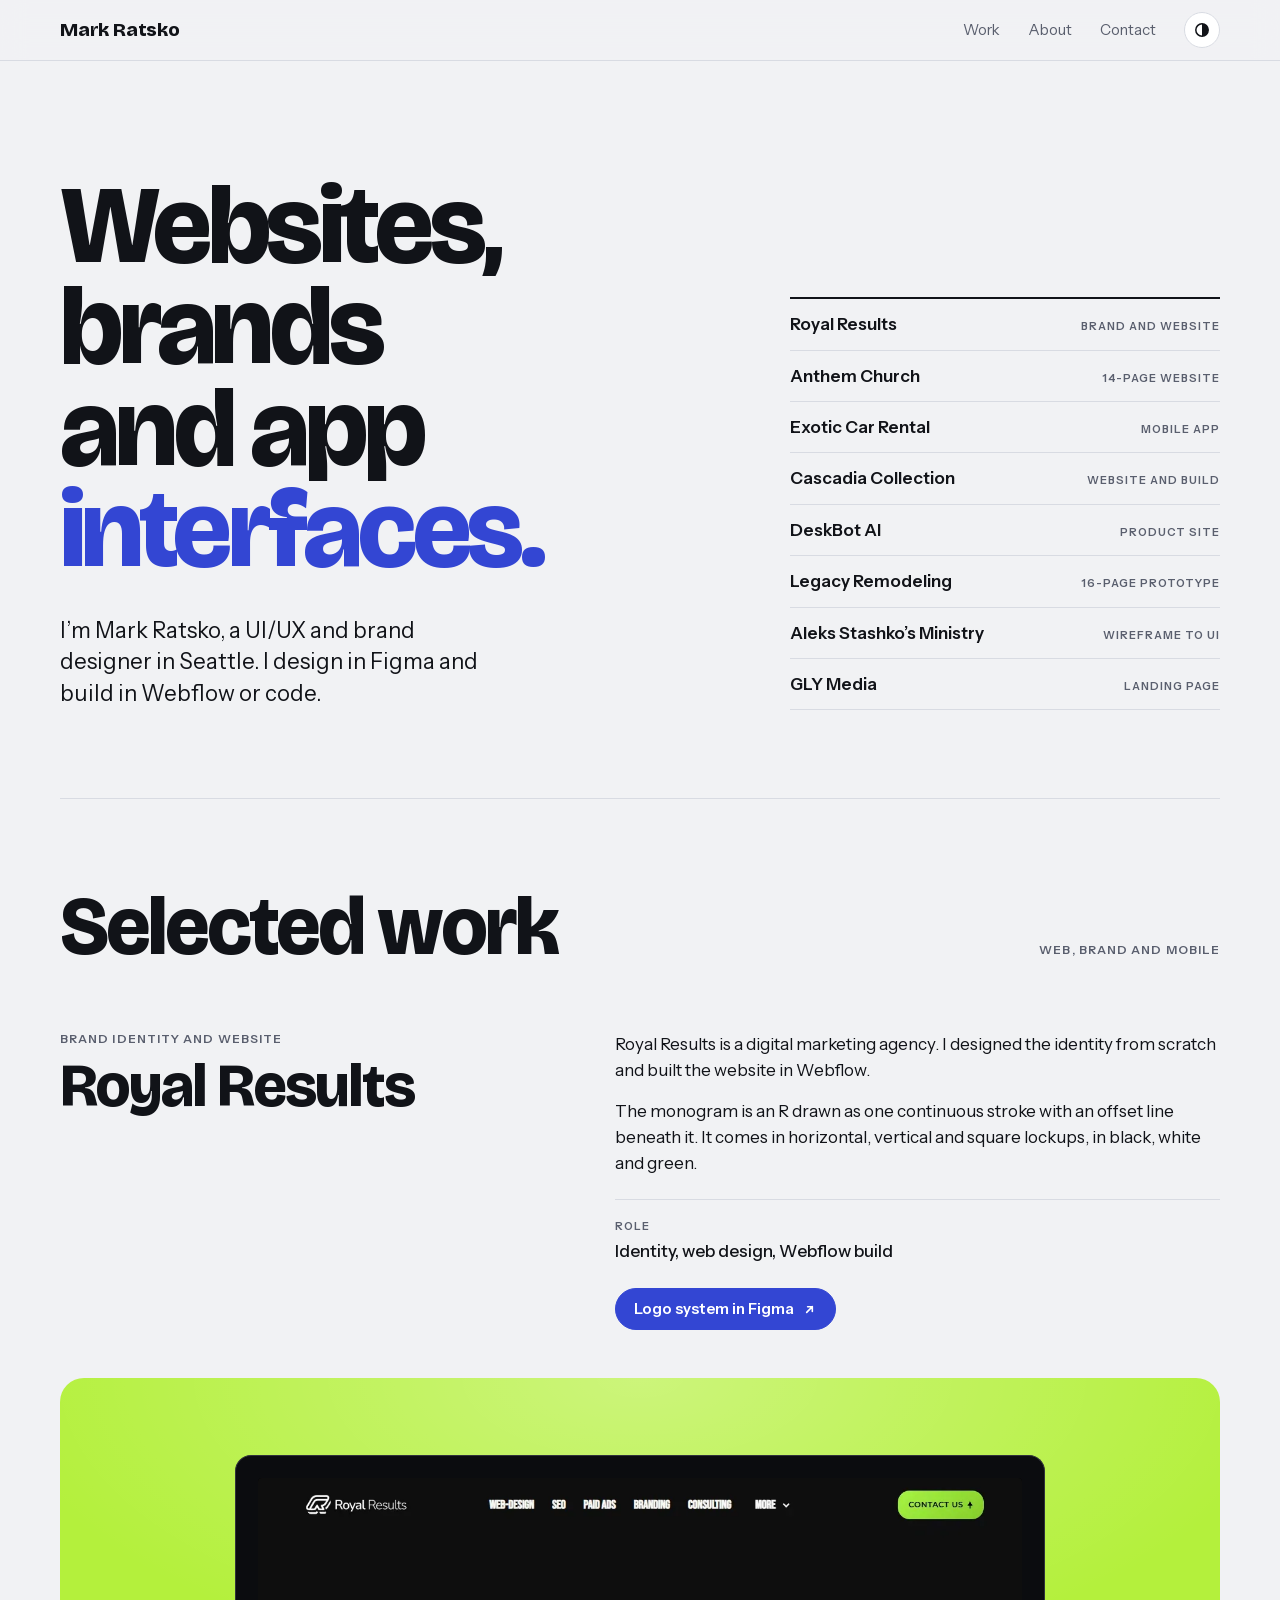
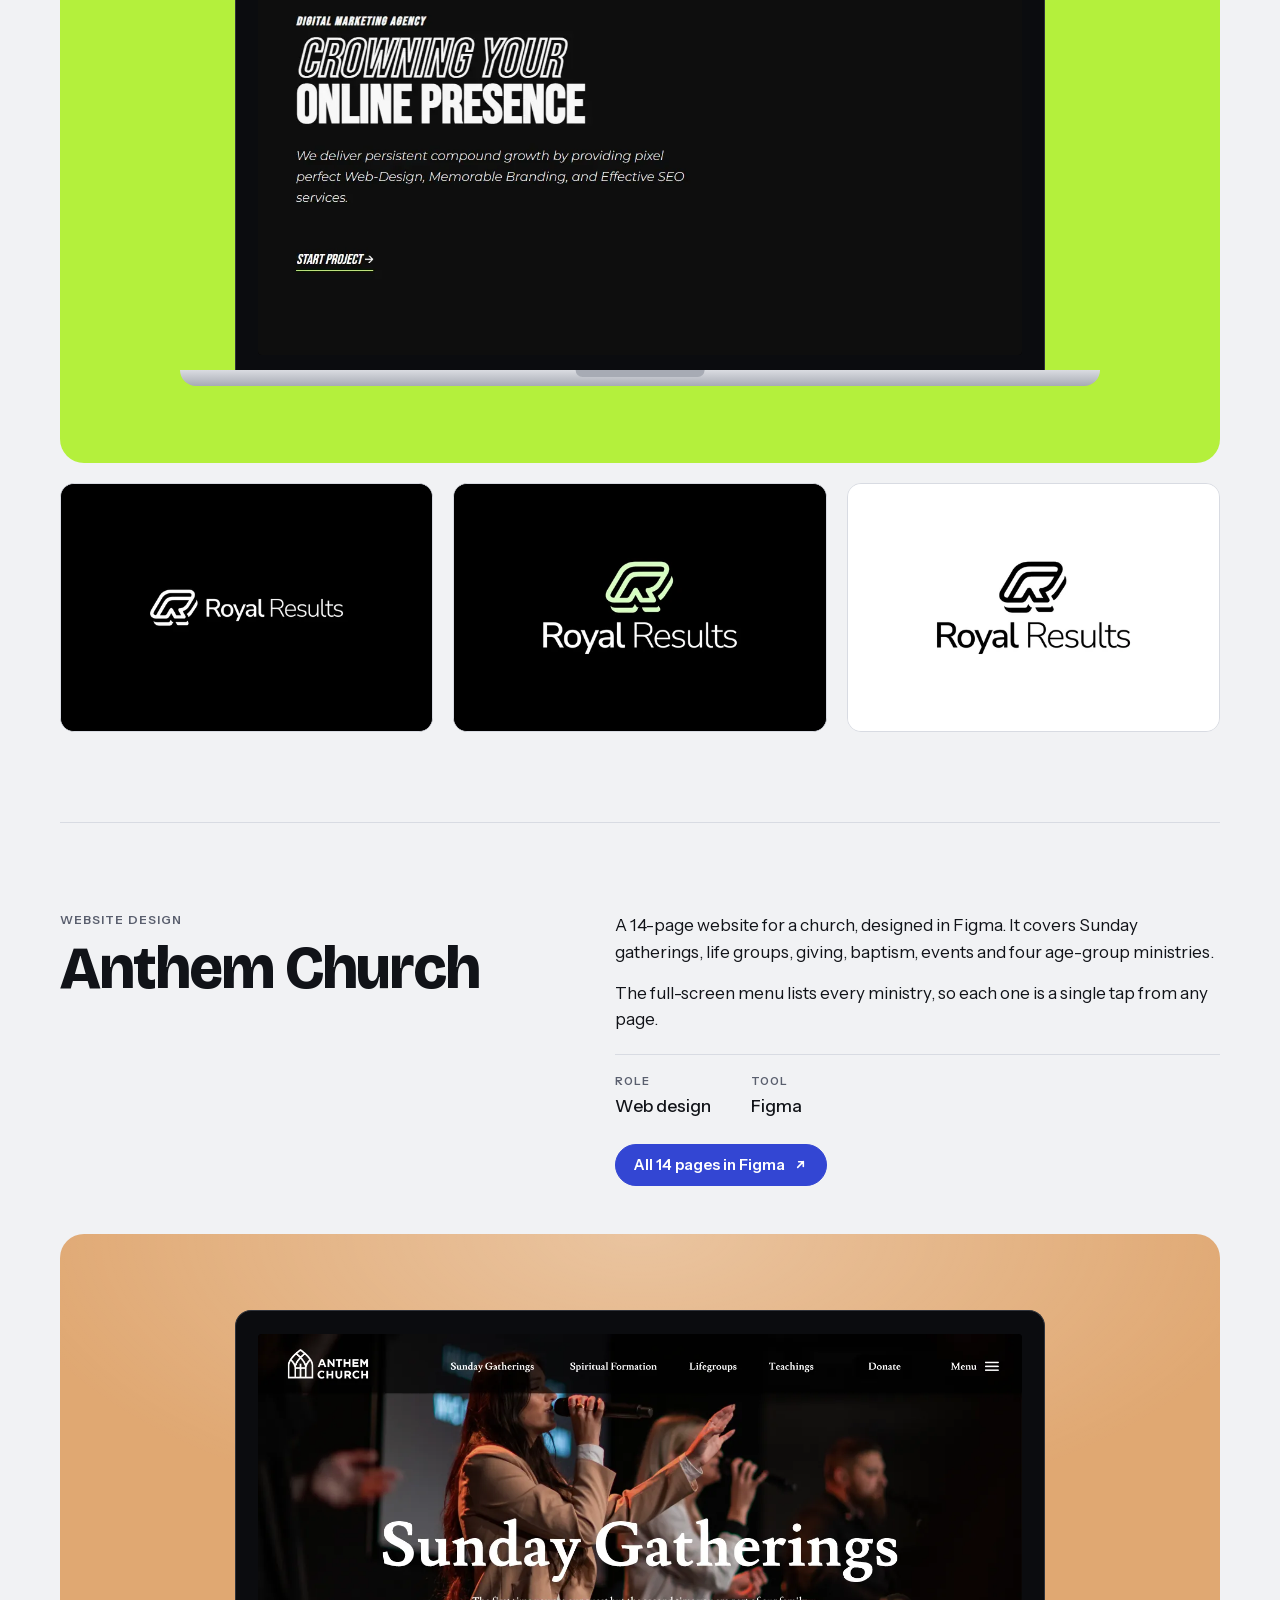
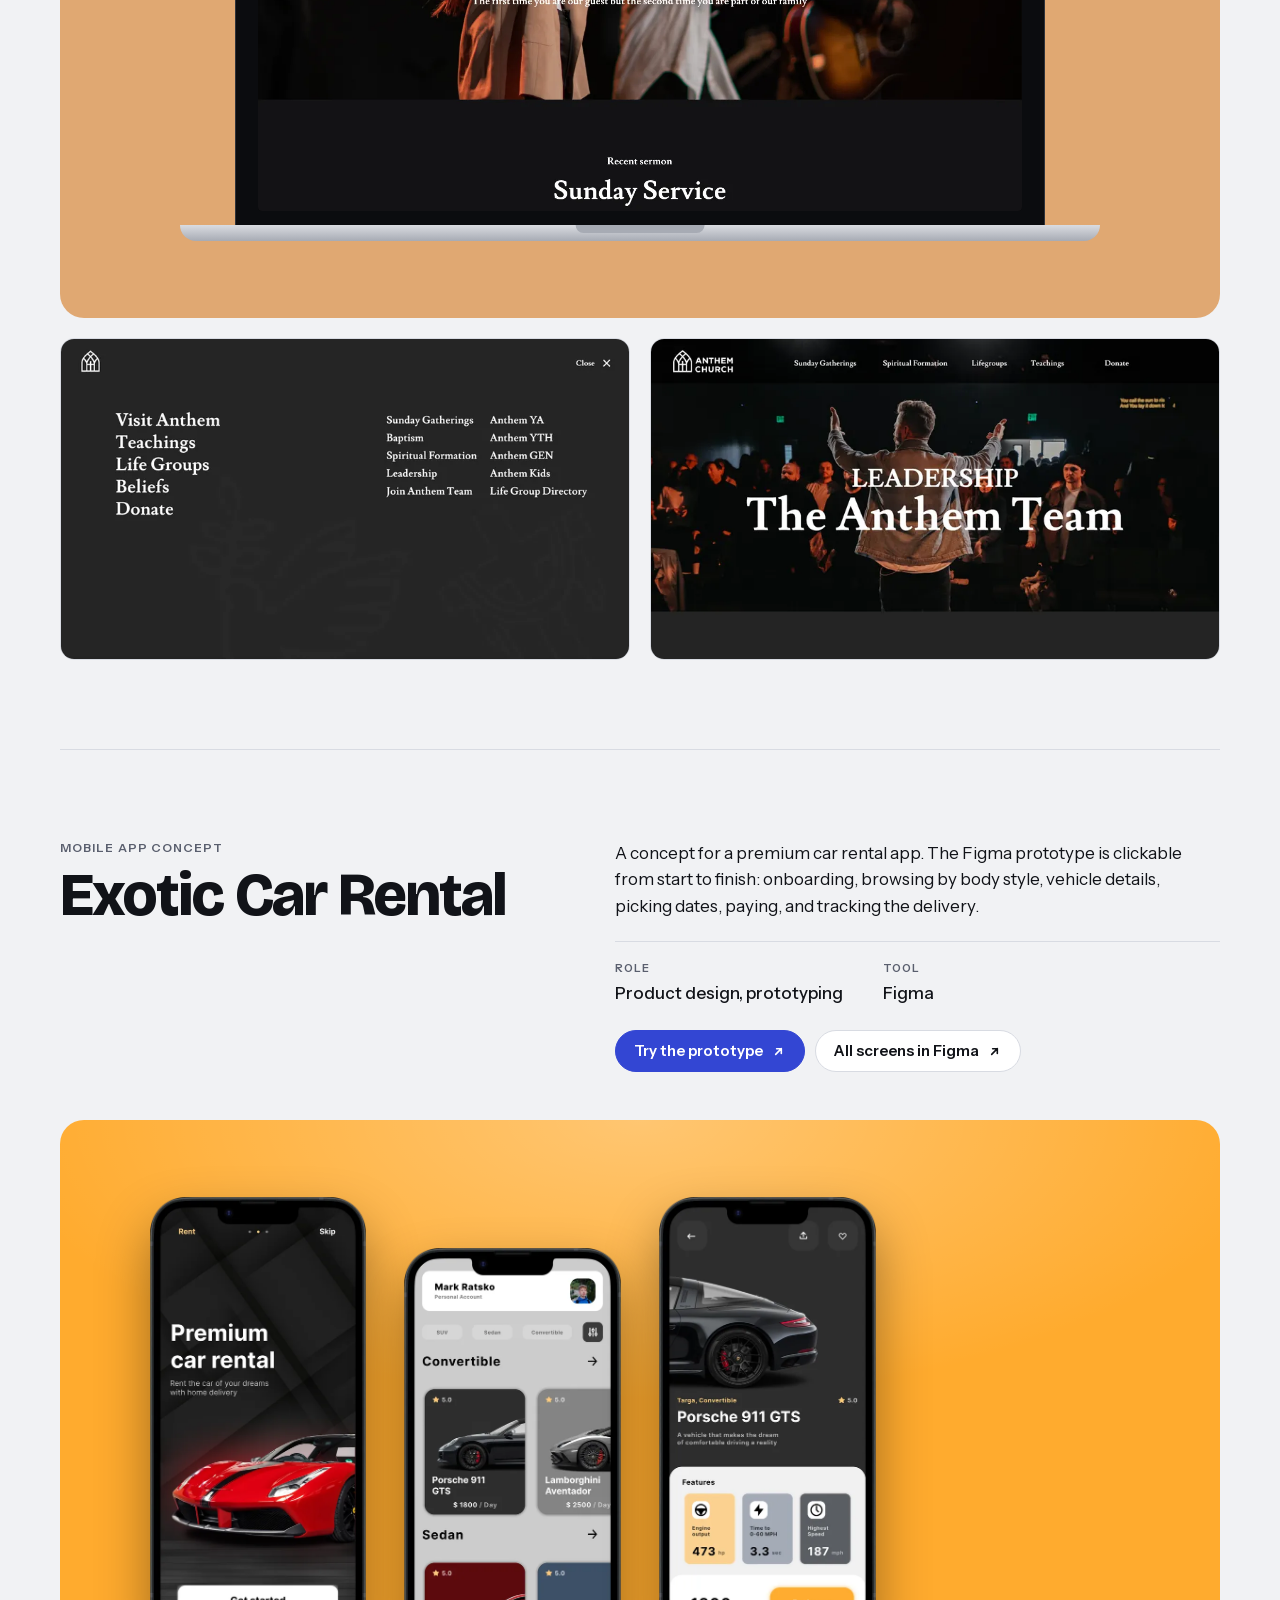
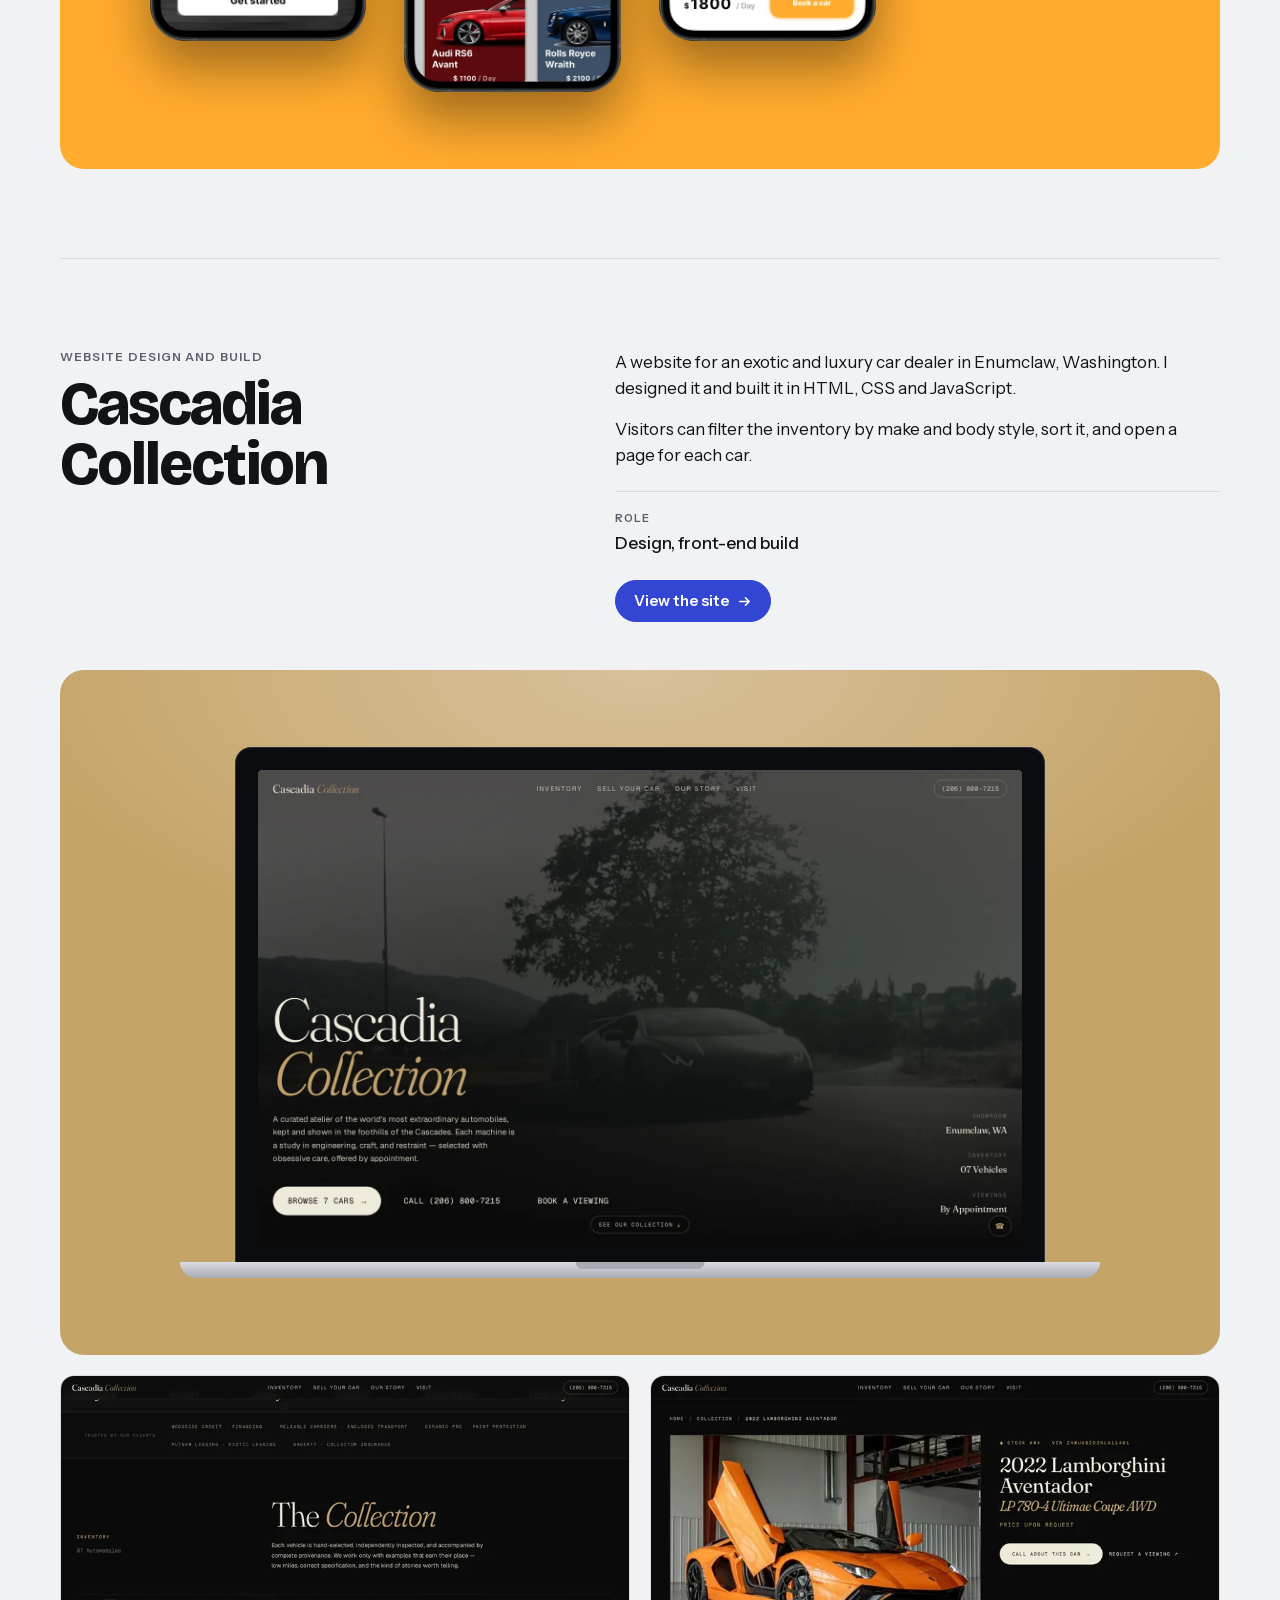
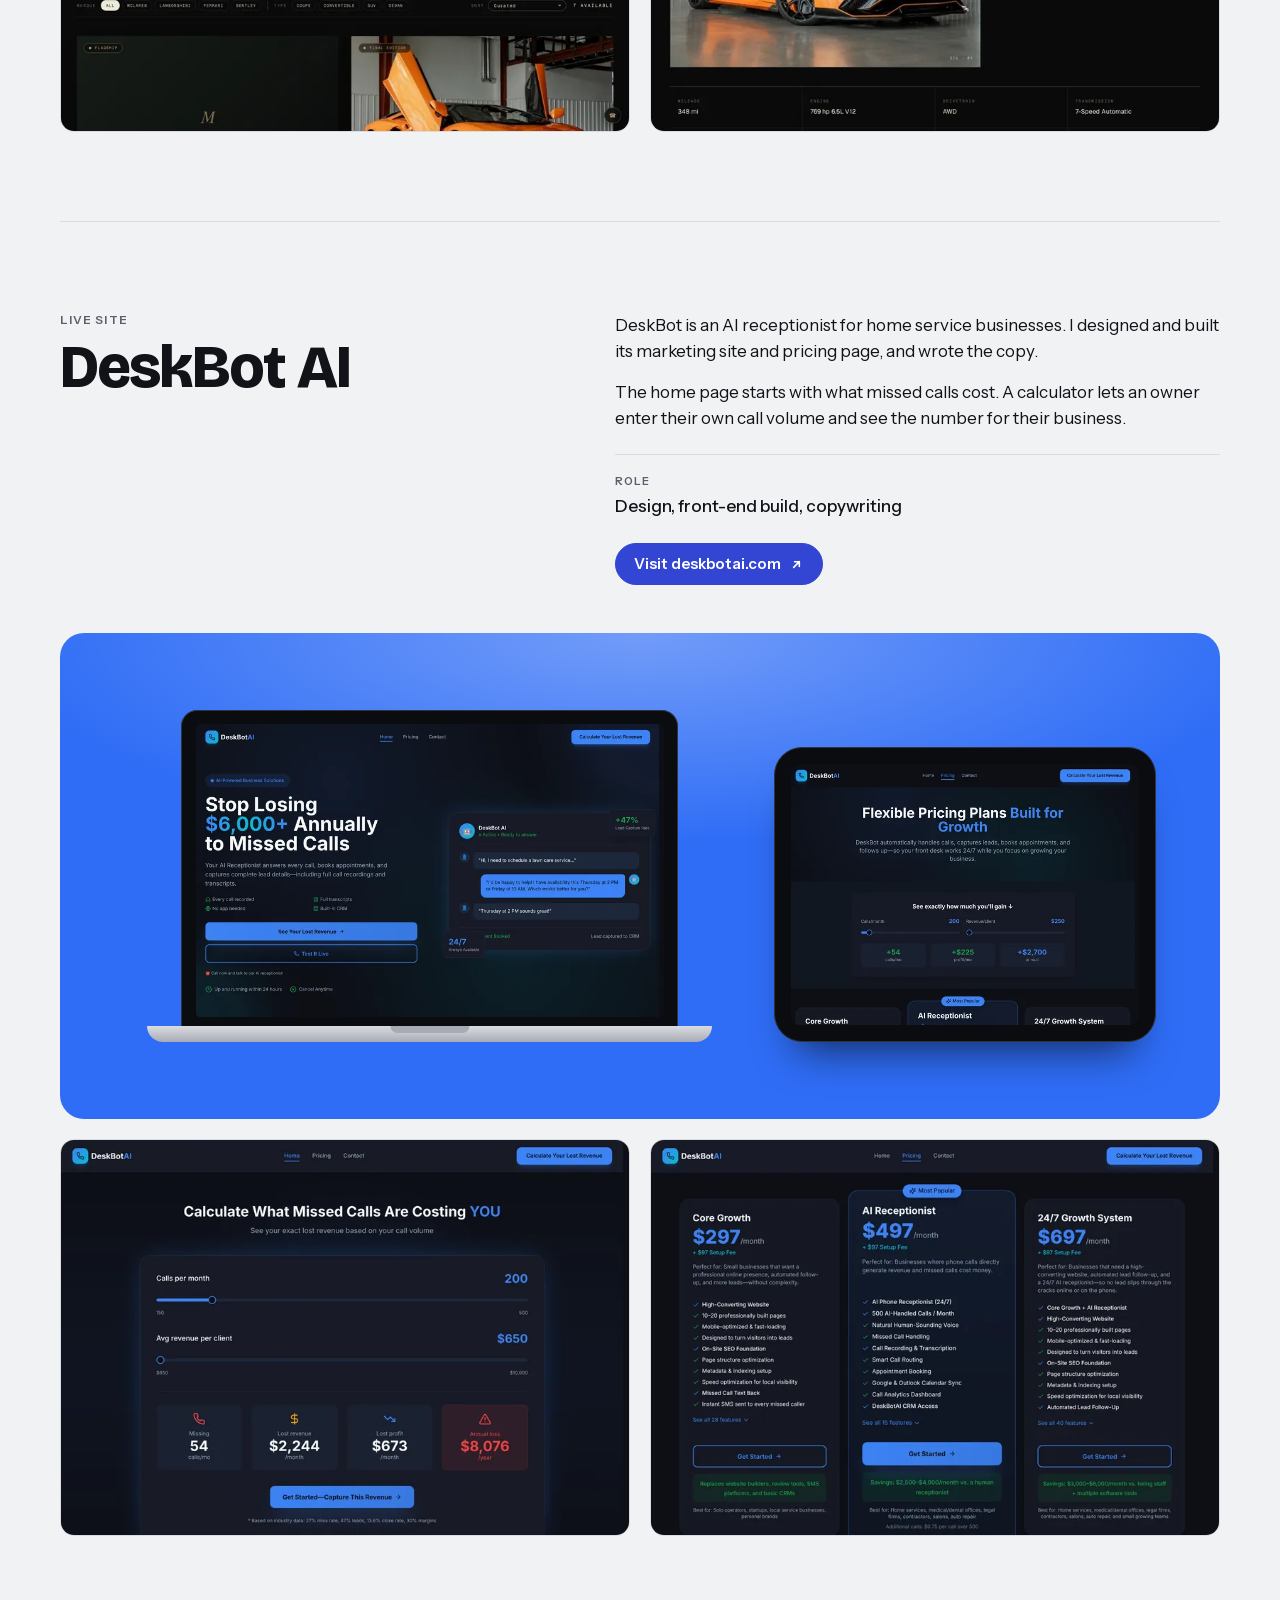
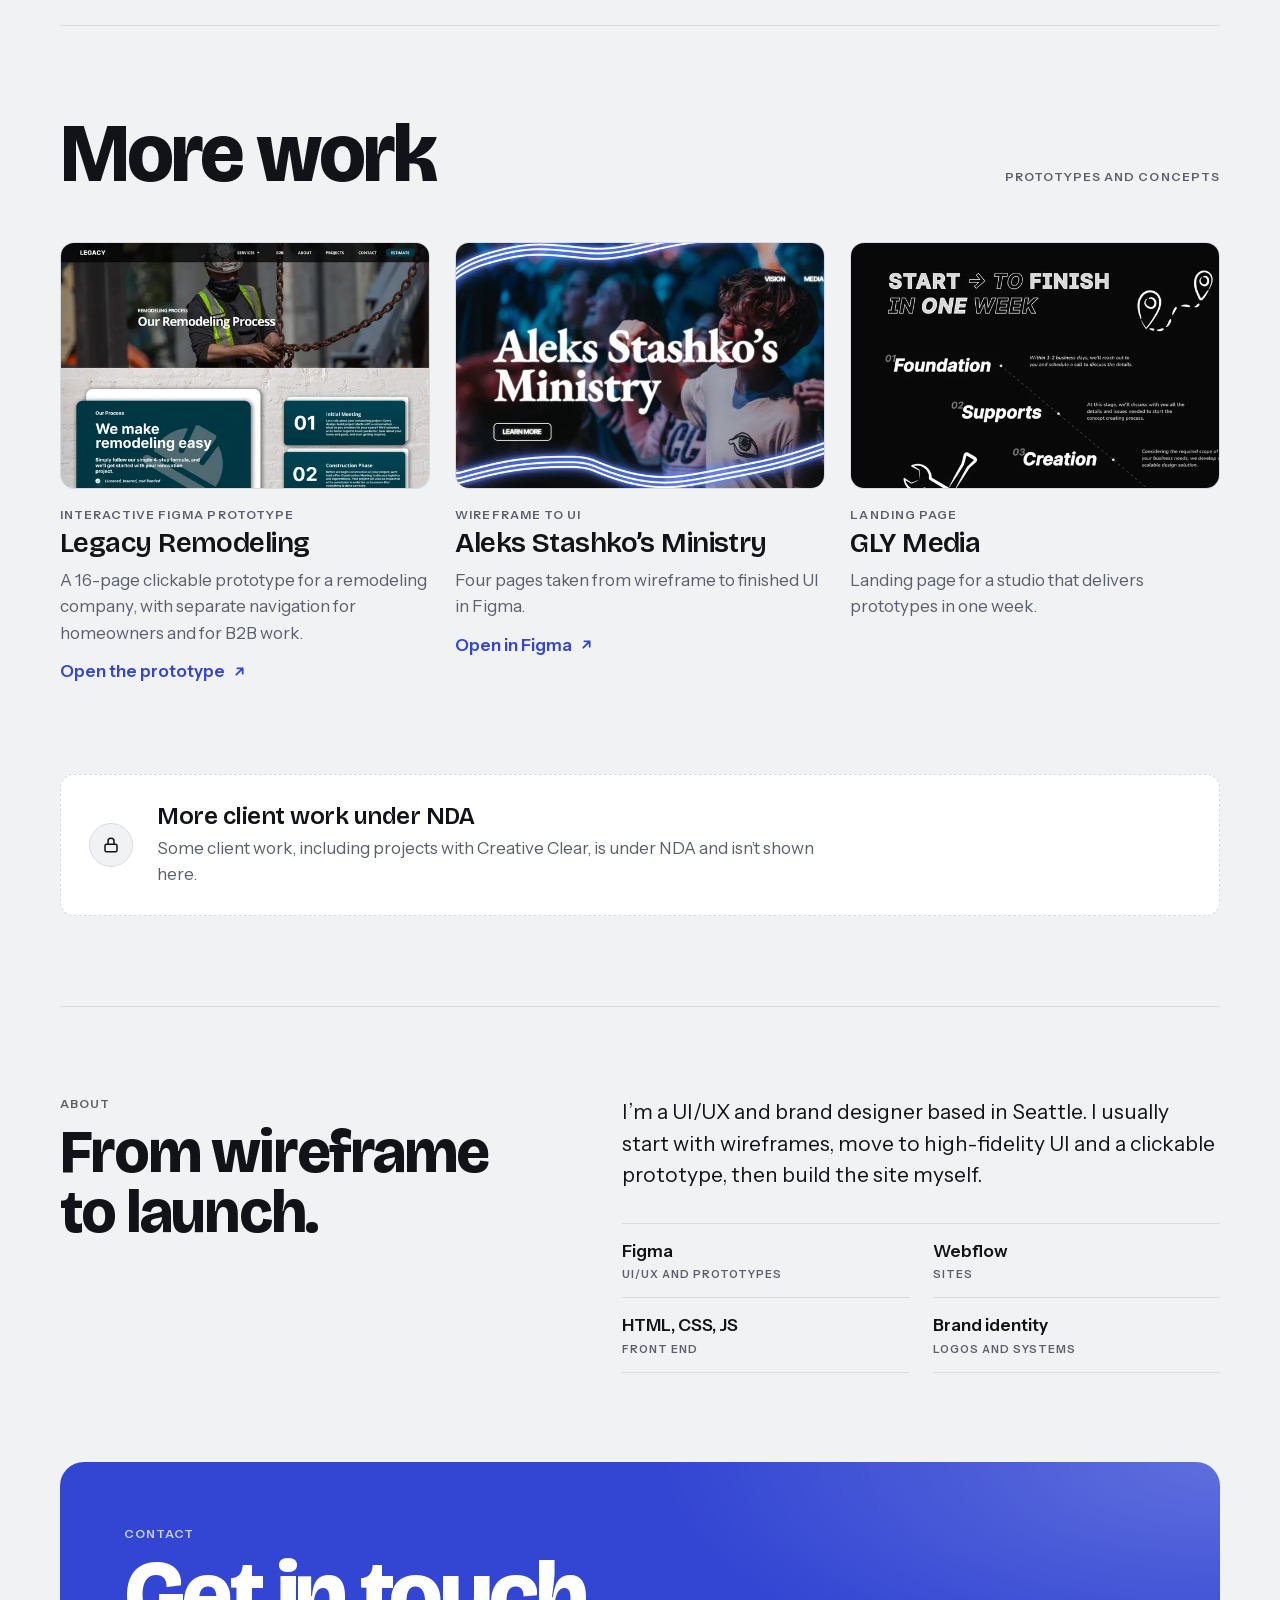
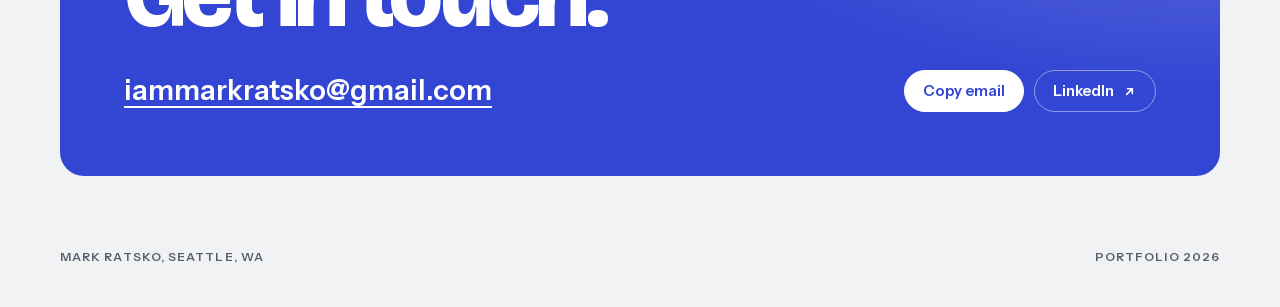
<file: index.html>
<!doctype html>
<html lang="en">
<head>
<meta charset="utf-8">
<meta name="viewport" content="width=device-width, initial-scale=1">
<title>Mark Ratsko | UI/UX and brand designer</title>
<meta name="description" content="Portfolio of Mark Ratsko, a UI/UX and brand designer in Seattle. Websites, brand identities and app design.">
<meta name="robots" content="noindex">
<meta name="color-scheme" content="light dark">

<meta property="og:type" content="website">
<meta property="og:title" content="Mark Ratsko | UI/UX and brand designer">
<meta property="og:description" content="Websites, brand identities and app design from Seattle.">
<meta property="og:url" content="https://markiscool2.github.io/">
<meta property="og:image" content="https://markiscool2.github.io/og.png">
<meta property="og:image:width" content="1200">
<meta property="og:image:height" content="630">
<meta name="twitter:card" content="summary_large_image">

<link rel="icon" href="favicon.svg" type="image/svg+xml">
<link rel="icon" href="favicon-32.png" sizes="32x32" type="image/png">
<link rel="apple-touch-icon" href="apple-touch-icon.png">
<link rel="preload" href="fonts/bricolage-grotesque.woff2" as="font" type="font/woff2" crossorigin>
<link rel="preload" href="fonts/instrument-sans.woff2" as="font" type="font/woff2" crossorigin>
<link rel="stylesheet" href="css/site.css">
<script>
  (function () {
    var root = document.documentElement;
    try { var t = localStorage.getItem('theme'); if (t === 'light' || t === 'dark') root.setAttribute('data-theme', t); } catch (e) {}
    if ('IntersectionObserver' in window && !matchMedia('(prefers-reduced-motion: reduce)').matches) root.classList.add('motion');
  })();
</script>
</head>
<body>
<a class="skip" href="#work">Skip to work</a>

<header class="top">
  <div class="wrap">
    <a class="brand" href="#top">Mark Ratsko</a>
    <nav class="nav" aria-label="Main">
      <a href="#work">Work</a>
      <a href="#about">About</a>
      <a href="#contact">Contact</a>
      <button class="theme" id="theme" type="button" aria-label="Switch between light and dark">
        <svg viewBox="0 0 16 16" width="16" height="16" aria-hidden="true"><circle cx="8" cy="8" r="6.2" fill="none" stroke="currentColor" stroke-width="1.5"/><path d="M8 1.8a6.2 6.2 0 0 1 0 12.4z" fill="currentColor"/></svg>
      </button>
    </nav>
  </div>
</header>

<main id="top">
  <div class="wrap">

    <section class="hero" aria-label="Introduction">
      <div class="hero-text">
        <h1>Websites, brands and app <span>interfaces.</span></h1>
        <p class="lede">I’m Mark Ratsko, a UI/UX and brand designer in Seattle. I design in Figma and build in Webflow or code.</p>
      </div>
      <nav class="index" aria-label="Projects">
        <a href="#royal-results"><strong>Royal Results</strong><span>Brand and website</span></a>
        <a href="#anthem"><strong>Anthem Church</strong><span>14-page website</span></a>
        <a href="#car-rental"><strong>Exotic Car Rental</strong><span>Mobile app</span></a>
        <a href="#cascadia"><strong>Cascadia Collection</strong><span>Website and build</span></a>
        <a href="#deskbot"><strong>DeskBot AI</strong><span>Product site</span></a>
        <a href="#legacy"><strong>Legacy Remodeling</strong><span>16-page prototype</span></a>
        <a href="#aleks"><strong>Aleks Stashko’s Ministry</strong><span>Wireframe to UI</span></a>
        <a href="#gly"><strong>GLY Media</strong><span>Landing page</span></a>
      </nav>
    </section>

    <div id="work">

      <div class="wall-head reveal">
        <h2>Selected work</h2>
        <p>Web, brand and mobile</p>
      </div>

      <section class="case" id="royal-results" aria-labelledby="royal-title">
        <div class="case-head reveal">
          <div>
            <p class="kicker">Brand identity and website</p>
            <h2 id="royal-title">Royal Results</h2>
          </div>
          <div class="case-text">
            <p>Royal Results is a digital marketing agency. I designed the identity from scratch and built the website in Webflow.</p>
            <p>The monogram is an R drawn as one continuous stroke with an offset line beneath it. It comes in horizontal, vertical and square lockups, in black, white and green.</p>
            <dl class="facts">
              <div><dt>Role</dt><dd>Identity, web design, Webflow build</dd></div>
            </dl>
            <p class="links">
              <a class="btn primary" href="https://www.figma.com/design/SUISvLkPkX8MjhJ7TevNyx/Royal-Results-Logo?node-id=0-1" target="_blank" rel="noopener">Logo system in Figma <svg class="ico" viewBox="0 0 16 16" aria-hidden="true"><path d="M5 11l6-6M6 5h5v5"/></svg></a>
            </p>
          </div>
        </div>
        <div class="stage reveal" style="--tint: #b4f03c">
          <div class="laptop">
            <div class="lid"><div class="display"><img src="img/royal-site-800.webp" srcset="img/royal-site-800.webp 800w, img/royal-site-1279.webp 1279w" sizes="(min-width: 1320px) 860px, 76vw" width="1279" height="800" alt="Royal Results home page. Headline reads Crowning your online presence, set in condensed outline and solid type." fetchpriority="high"></div></div>
            <div class="base"></div>
          </div>
        </div>
        <div class="shots three reveal">
          <figure><img src="img/royal-logo-white-600.webp" srcset="img/royal-logo-white-600.webp 600w, img/royal-logo-white-1200.webp 1200w" sizes="(min-width: 1320px) 400px, (min-width: 700px) 30vw, 92vw" width="1200" height="800" alt="Royal Results horizontal lockup in white on black." loading="lazy" decoding="async"></figure>
          <figure><img src="img/royal-logo-green-600.webp" srcset="img/royal-logo-green-600.webp 600w, img/royal-logo-green-1200.webp 1200w" sizes="(min-width: 1320px) 400px, (min-width: 700px) 30vw, 92vw" width="1200" height="800" alt="Royal Results vertical lockup with a green monogram on black." loading="lazy" decoding="async"></figure>
          <figure class="on-light"><img src="img/royal-logo-black-600.webp" srcset="img/royal-logo-black-600.webp 600w, img/royal-logo-black-1200.webp 1200w" sizes="(min-width: 1320px) 400px, (min-width: 700px) 30vw, 92vw" width="1200" height="800" alt="Royal Results vertical lockup in black on white." loading="lazy" decoding="async"></figure>
        </div>
      </section>

      <section class="case" id="anthem" aria-labelledby="anthem-title">
        <div class="case-head reveal">
          <div>
            <p class="kicker">Website design</p>
            <h2 id="anthem-title">Anthem Church</h2>
          </div>
          <div class="case-text">
            <p>A 14-page website for a church, designed in Figma. It covers Sunday gatherings, life groups, giving, baptism, events and four age-group ministries.</p>
            <p>The full-screen menu lists every ministry, so each one is a single tap from any page.</p>
            <dl class="facts">
              <div><dt>Role</dt><dd>Web design</dd></div>
              <div><dt>Tool</dt><dd>Figma</dd></div>
            </dl>
            <p class="links">
              <a class="btn primary" href="https://www.figma.com/design/eOBVw6HLIpEMuLvs37nZ75/Untitled?node-id=1-44" target="_blank" rel="noopener">All 14 pages in Figma <svg class="ico" viewBox="0 0 16 16" aria-hidden="true"><path d="M5 11l6-6M6 5h5v5"/></svg></a>
            </p>
          </div>
        </div>
        <div class="stage reveal" style="--tint: #e0a872">
          <div class="laptop">
            <div class="lid"><div class="display"><img src="img/anthem-gatherings-800.webp" srcset="img/anthem-gatherings-800.webp 800w, img/anthem-gatherings-1440.webp 1440w" sizes="(min-width: 1320px) 860px, 76vw" width="1440" height="900" alt="Anthem Church Sunday Gatherings page with a large serif headline over a photo of the worship team." loading="lazy" decoding="async"></div></div>
            <div class="base"></div>
          </div>
        </div>
        <div class="shots reveal">
          <figure><img src="img/anthem-menu-800.webp" srcset="img/anthem-menu-800.webp 800w, img/anthem-menu-1440.webp 1440w" sizes="(min-width: 1320px) 610px, (min-width: 700px) 46vw, 92vw" width="1440" height="810" alt="Full-screen menu listing Visit Anthem, Teachings, Life Groups, Beliefs and Donate, with every ministry beside them." loading="lazy" decoding="async"></figure>
          <figure><img src="img/anthem-leadership-800.webp" srcset="img/anthem-leadership-800.webp 800w, img/anthem-leadership-1440.webp 1440w" sizes="(min-width: 1320px) 610px, (min-width: 700px) 46vw, 92vw" width="1440" height="810" alt="Leadership page titled The Anthem Team over a photo of a Sunday service." loading="lazy" decoding="async"></figure>
        </div>
      </section>

      <section class="case" id="car-rental" aria-labelledby="rental-title">
        <div class="case-head reveal">
          <div>
            <p class="kicker">Mobile app concept</p>
            <h2 id="rental-title">Exotic Car Rental</h2>
          </div>
          <div class="case-text">
            <p>A concept for a premium car rental app. The Figma prototype is clickable from start to finish: onboarding, browsing by body style, vehicle details, picking dates, paying, and tracking the delivery.</p>
            <dl class="facts">
              <div><dt>Role</dt><dd>Product design, prototyping</dd></div>
              <div><dt>Tool</dt><dd>Figma</dd></div>
            </dl>
            <p class="links">
              <a class="btn primary" href="https://www.figma.com/proto/0l5qh5NerP0U9Ua2iahqVz/Exotic-Car-Rental-App-Idea?node-id=173-1850&amp;starting-point-node-id=173%3A1850" target="_blank" rel="noopener">Try the prototype <svg class="ico" viewBox="0 0 16 16" aria-hidden="true"><path d="M5 11l6-6M6 5h5v5"/></svg></a>
              <a class="btn" href="https://www.figma.com/design/0l5qh5NerP0U9Ua2iahqVz/Exotic-Car-Rental-App-Idea?node-id=2-165" target="_blank" rel="noopener">All screens in Figma <svg class="ico" viewBox="0 0 16 16" aria-hidden="true"><path d="M5 11l6-6M6 5h5v5"/></svg></a>
            </p>
          </div>
        </div>
        <div class="stage phones reveal" style="--tint: #ffab2e">
          <figure><img src="img/rental-onboarding-460.webp" srcset="img/rental-onboarding-460.webp 460w, img/rental-onboarding-720.webp 720w" sizes="(min-width: 1320px) 230px, (min-width: 700px) 18vw, 38vw" width="720" height="1477" alt="Onboarding screen. Premium car rental, with a red Ferrari and a Get started button." loading="lazy" decoding="async"></figure>
          <figure><img src="img/rental-browse-460.webp" srcset="img/rental-browse-460.webp 460w, img/rental-browse-720.webp 720w" sizes="(min-width: 1320px) 230px, (min-width: 700px) 18vw, 38vw" width="720" height="1477" alt="Browse screen with cars grouped by body style, each card showing a rating and a daily price." loading="lazy" decoding="async"></figure>
          <figure><img src="img/rental-detail-460.webp" srcset="img/rental-detail-460.webp 460w, img/rental-detail-720.webp 720w" sizes="(min-width: 1320px) 230px, (min-width: 700px) 18vw, 38vw" width="720" height="1477" alt="Vehicle screen for a Porsche 911 GTS with horsepower, 0 to 60 time and top speed, and a Book a car button." loading="lazy" decoding="async"></figure>
          <figure><img src="img/rental-tracking-460.webp" srcset="img/rental-tracking-460.webp 460w, img/rental-tracking-720.webp 720w" sizes="(min-width: 1320px) 230px, (min-width: 700px) 18vw, 38vw" width="720" height="1477" alt="Car tracking screen with the car on a map, the assistant to call or message, and the time remaining." loading="lazy" decoding="async"></figure>
        </div>
      </section>

      <section class="case" id="cascadia" aria-labelledby="cascadia-title">
        <div class="case-head reveal">
          <div>
            <p class="kicker">Website design and build</p>
            <h2 id="cascadia-title">Cascadia Collection</h2>
          </div>
          <div class="case-text">
            <p>A website for an exotic and luxury car dealer in Enumclaw, Washington. I designed it and built it in HTML, CSS and JavaScript.</p>
            <p>Visitors can filter the inventory by make and body style, sort it, and open a page for each car.</p>
            <dl class="facts">
              <div><dt>Role</dt><dd>Design, front-end build</dd></div>
            </dl>
            <p class="links">
              <a class="btn primary" href="cascadia/">View the site <svg class="ico" viewBox="0 0 16 16" aria-hidden="true"><path d="M3 8h10M9 4l4 4-4 4"/></svg></a>
            </p>
          </div>
        </div>
        <div class="stage reveal" style="--tint: #c5a469">
          <div class="laptop">
            <div class="lid"><div class="display"><img src="img/cascadia-home-800.webp" srcset="img/cascadia-home-800.webp 800w, img/cascadia-home-1600.webp 1600w" sizes="(min-width: 1320px) 860px, 76vw" width="1600" height="1000" alt="Cascadia Collection home page. A serif wordmark sits over a dark photo of a car parked under a tree." loading="lazy" decoding="async"></div></div>
            <div class="base"></div>
          </div>
        </div>
        <div class="shots reveal">
          <figure><img src="img/cascadia-inventory-800.webp" srcset="img/cascadia-inventory-800.webp 800w, img/cascadia-inventory-1600.webp 1600w" sizes="(min-width: 1320px) 610px, (min-width: 700px) 46vw, 92vw" width="1600" height="1000" alt="Inventory grid with filters for make and body style above cards for each car." loading="lazy" decoding="async"></figure>
          <figure><img src="img/cascadia-vehicle-800.webp" srcset="img/cascadia-vehicle-800.webp 800w, img/cascadia-vehicle-1600.webp 1600w" sizes="(min-width: 1320px) 610px, (min-width: 700px) 46vw, 92vw" width="1600" height="1000" alt="Vehicle page for a Lamborghini Aventador with a photo, specifications and a button to call about the car." loading="lazy" decoding="async"></figure>
        </div>
      </section>

      <section class="case" id="deskbot" aria-labelledby="deskbot-title">
        <div class="case-head reveal">
          <div>
            <p class="kicker">Live site</p>
            <h2 id="deskbot-title">DeskBot AI</h2>
          </div>
          <div class="case-text">
            <p>DeskBot is an AI receptionist for home service businesses. I designed and built its marketing site and pricing page, and wrote the copy.</p>
            <p>The home page starts with what missed calls cost. A calculator lets an owner enter their own call volume and see the number for their business.</p>
            <dl class="facts">
              <div><dt>Role</dt><dd>Design, front-end build, copywriting</dd></div>
            </dl>
            <p class="links">
              <a class="btn primary" href="https://deskbotai.com/" target="_blank" rel="noopener">Visit deskbotai.com <svg class="ico" viewBox="0 0 16 16" aria-hidden="true"><path d="M5 11l6-6M6 5h5v5"/></svg></a>
            </p>
          </div>
        </div>
        <div class="stage duo reveal" style="--tint: #2f6df6">
          <div class="laptop">
            <div class="lid"><div class="display"><img src="img/deskbot-home-800.webp" srcset="img/deskbot-home-800.webp 800w, img/deskbot-home-1600.webp 1600w" sizes="(min-width: 1320px) 580px, (min-width: 860px) 44vw, 76vw" width="1600" height="1000" alt="DeskBot AI home page. Headline reads Stop losing $6,000+ annually to missed calls, next to a sample conversation between a caller and the AI receptionist." loading="lazy" decoding="async"></div></div>
            <div class="base"></div>
          </div>
          <div class="tablet">
            <div class="display"><img src="img/deskbot-tablet-640.webp" srcset="img/deskbot-tablet-640.webp 640w, img/deskbot-tablet-1200.webp 1200w" sizes="(min-width: 1320px) 400px, (min-width: 860px) 30vw, 76vw" width="1200" height="900" alt="DeskBot pricing page on a tablet, with a savings calculator above the plans." loading="lazy" decoding="async"></div>
          </div>
        </div>
        <div class="shots reveal">
          <figure><img src="img/deskbot-calculator-800.webp" srcset="img/deskbot-calculator-800.webp 800w, img/deskbot-calculator-1600.webp 1600w" sizes="(min-width: 1320px) 610px, (min-width: 700px) 46vw, 92vw" width="1600" height="1111" alt="Revenue calculator with sliders for calls per month and average revenue per client, and the resulting monthly and annual loss." loading="lazy" decoding="async"></figure>
          <figure><img src="img/deskbot-pricing-800.webp" srcset="img/deskbot-pricing-800.webp 800w, img/deskbot-pricing-1600.webp 1600w" sizes="(min-width: 1320px) 610px, (min-width: 700px) 46vw, 92vw" width="1600" height="1111" alt="Pricing page with three plans side by side at $297, $497 and $697 a month." loading="lazy" decoding="async"></figure>
        </div>
      </section>

      <section class="more" aria-labelledby="more-title">
        <div class="wall-head reveal">
          <h2 id="more-title">More work</h2>
          <p>Prototypes and concepts</p>
        </div>
        <ul class="more-list">
          <li class="reveal" id="legacy">
            <figure><img src="img/legacy-process-640.webp" srcset="img/legacy-process-640.webp 640w, img/legacy-process-1200.webp 1200w" sizes="(min-width: 1320px) 400px, (min-width: 700px) 30vw, 92vw" width="1200" height="800" alt="Legacy Remodeling process page with the heading We make remodeling easy and a numbered first step." loading="lazy" decoding="async"></figure>
            <p class="kicker">Interactive Figma prototype</p>
            <h3>Legacy Remodeling</h3>
            <p>A 16-page clickable prototype for a remodeling company, with separate navigation for homeowners and for B2B work.</p>
            <p class="links"><a href="https://www.figma.com/proto/njXZ2g8HZwvSKl27mBNh1c/LEGACY-PROTO?node-id=1-2" target="_blank" rel="noopener">Open the prototype <svg class="ico" viewBox="0 0 16 16" aria-hidden="true"><path d="M5 11l6-6M6 5h5v5"/></svg></a></p>
          </li>
          <li class="reveal" id="aleks">
            <figure><img src="img/aleks-concept-640.webp" srcset="img/aleks-concept-640.webp 640w, img/aleks-concept-940.webp 940w" sizes="(min-width: 1320px) 400px, (min-width: 700px) 30vw, 92vw" width="940" height="626" alt="Home page concept for Aleks Stashko’s Ministry with neon light trails over a photo of a crowd at worship." loading="lazy" decoding="async"></figure>
            <p class="kicker">Wireframe to UI</p>
            <h3>Aleks Stashko’s Ministry</h3>
            <p>Four pages taken from wireframe to finished UI in Figma.</p>
            <p class="links"><a href="https://www.figma.com/design/OHbgAuUASV2FBlFlBlQdP5/Aleks-Website-s-Wireframe---Concept-?node-id=0-1" target="_blank" rel="noopener">Open in Figma <svg class="ico" viewBox="0 0 16 16" aria-hidden="true"><path d="M5 11l6-6M6 5h5v5"/></svg></a></p>
          </li>
          <li class="reveal" id="gly">
            <figure><img src="img/gly-process-640.webp" srcset="img/gly-process-640.webp 640w, img/gly-process-996.webp 996w" sizes="(min-width: 1320px) 400px, (min-width: 700px) 30vw, 92vw" width="996" height="664" alt="GLY Media landing page section titled Start to finish in one week, with numbered steps and hand-drawn icons." loading="lazy" decoding="async"></figure>
            <p class="kicker">Landing page</p>
            <h3>GLY Media</h3>
            <p>Landing page for a studio that delivers prototypes in one week.</p>
          </li>
        </ul>
      </section>

    </div>

    <aside class="nda reveal" aria-labelledby="nda-title">
      <div class="lock" aria-hidden="true"><svg width="18" height="18" viewBox="0 0 24 24" fill="none" stroke="currentColor" stroke-width="2" stroke-linecap="round" stroke-linejoin="round"><rect x="4" y="11" width="16" height="10" rx="2"/><path d="M8 11V7a4 4 0 0 1 8 0v4"/></svg></div>
      <div>
        <h3 id="nda-title">More client work under NDA</h3>
        <p>Some client work, including projects with Creative Clear, is under NDA and isn’t shown here.</p>
      </div>
    </aside>

    <section class="about" id="about" aria-labelledby="about-title">
      <div class="reveal">
        <p class="kicker">About</p>
        <h2 id="about-title">From wireframe to launch.</h2>
      </div>
      <div class="about-text reveal">
        <p>I’m a UI/UX and brand designer based in Seattle. I usually start with wireframes, move to high-fidelity UI and a clickable prototype, then build the site myself.</p>
        <dl class="tools">
          <div><dt>Figma</dt><dd>UI/UX and prototypes</dd></div>
          <div><dt>Webflow</dt><dd>Sites</dd></div>
          <div><dt>HTML, CSS, JS</dt><dd>Front end</dd></div>
          <div><dt>Brand identity</dt><dd>Logos and systems</dd></div>
        </dl>
      </div>
    </section>

    <section class="contact reveal" id="contact" aria-labelledby="contact-title">
      <div>
        <p class="kicker">Contact</p>
        <h2 id="contact-title">Get in touch.</h2>
        <a class="email" id="email" href="mailto:iammarkratsko@gmail.com">iammarkratsko@gmail.com</a>
      </div>
      <div class="row">
        <button class="btn primary" type="button" id="copy">Copy email</button>
        <a class="btn" href="https://www.linkedin.com/in/markratsko" target="_blank" rel="noopener">LinkedIn <svg class="ico" viewBox="0 0 16 16" aria-hidden="true"><path d="M5 11l6-6M6 5h5v5"/></svg></a>
      </div>
    </section>

    <footer>
      <span>Mark Ratsko, Seattle, WA</span>
      <span>Portfolio 2026</span>
    </footer>

  </div>
</main>

<script>
(function () {
  var root = document.documentElement;

  document.getElementById('theme').addEventListener('click', function () {
    var now = root.getAttribute('data-theme') || (matchMedia('(prefers-color-scheme: dark)').matches ? 'dark' : 'light');
    var next = now === 'dark' ? 'light' : 'dark';
    root.setAttribute('data-theme', next);
    try { localStorage.setItem('theme', next); } catch (e) {}
  });

  var copy = document.getElementById('copy');
  copy.addEventListener('click', function () {
    var text = document.getElementById('email').textContent.trim();
    var done = function () { copy.textContent = 'Copied'; setTimeout(function () { copy.textContent = 'Copy email'; }, 1800); };
    var fallback = function () { window.location.href = 'mailto:' + text; };
    try { navigator.clipboard.writeText(text).then(done, fallback); } catch (e) { fallback(); }
  });

  if (root.classList.contains('motion')) {
    var io = new IntersectionObserver(function (entries) {
      entries.forEach(function (entry) {
        if (entry.isIntersecting) { entry.target.classList.add('in'); io.unobserve(entry.target); }
      });
    }, { rootMargin: '0px 0px -8% 0px' });
    document.querySelectorAll('.reveal').forEach(function (el) { io.observe(el); });
  }
})();
</script>
</body>
</html>
</file>
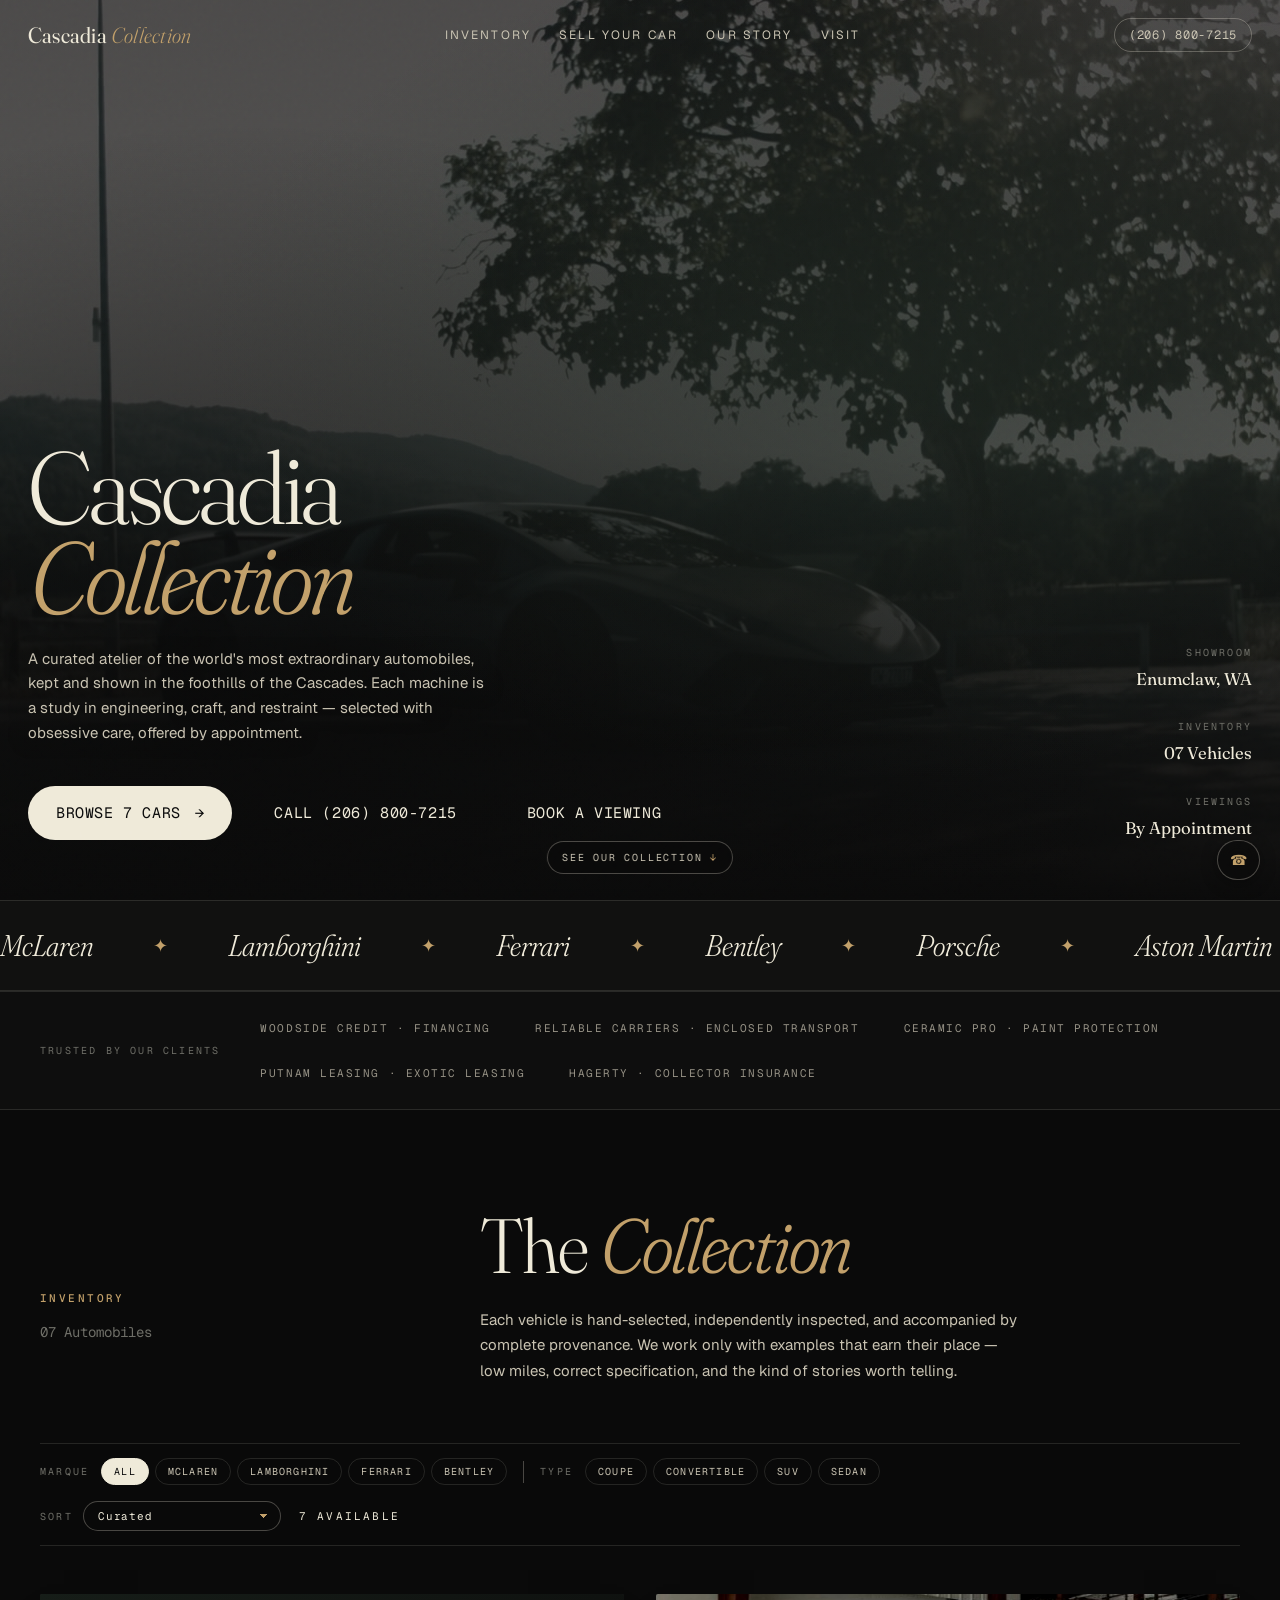
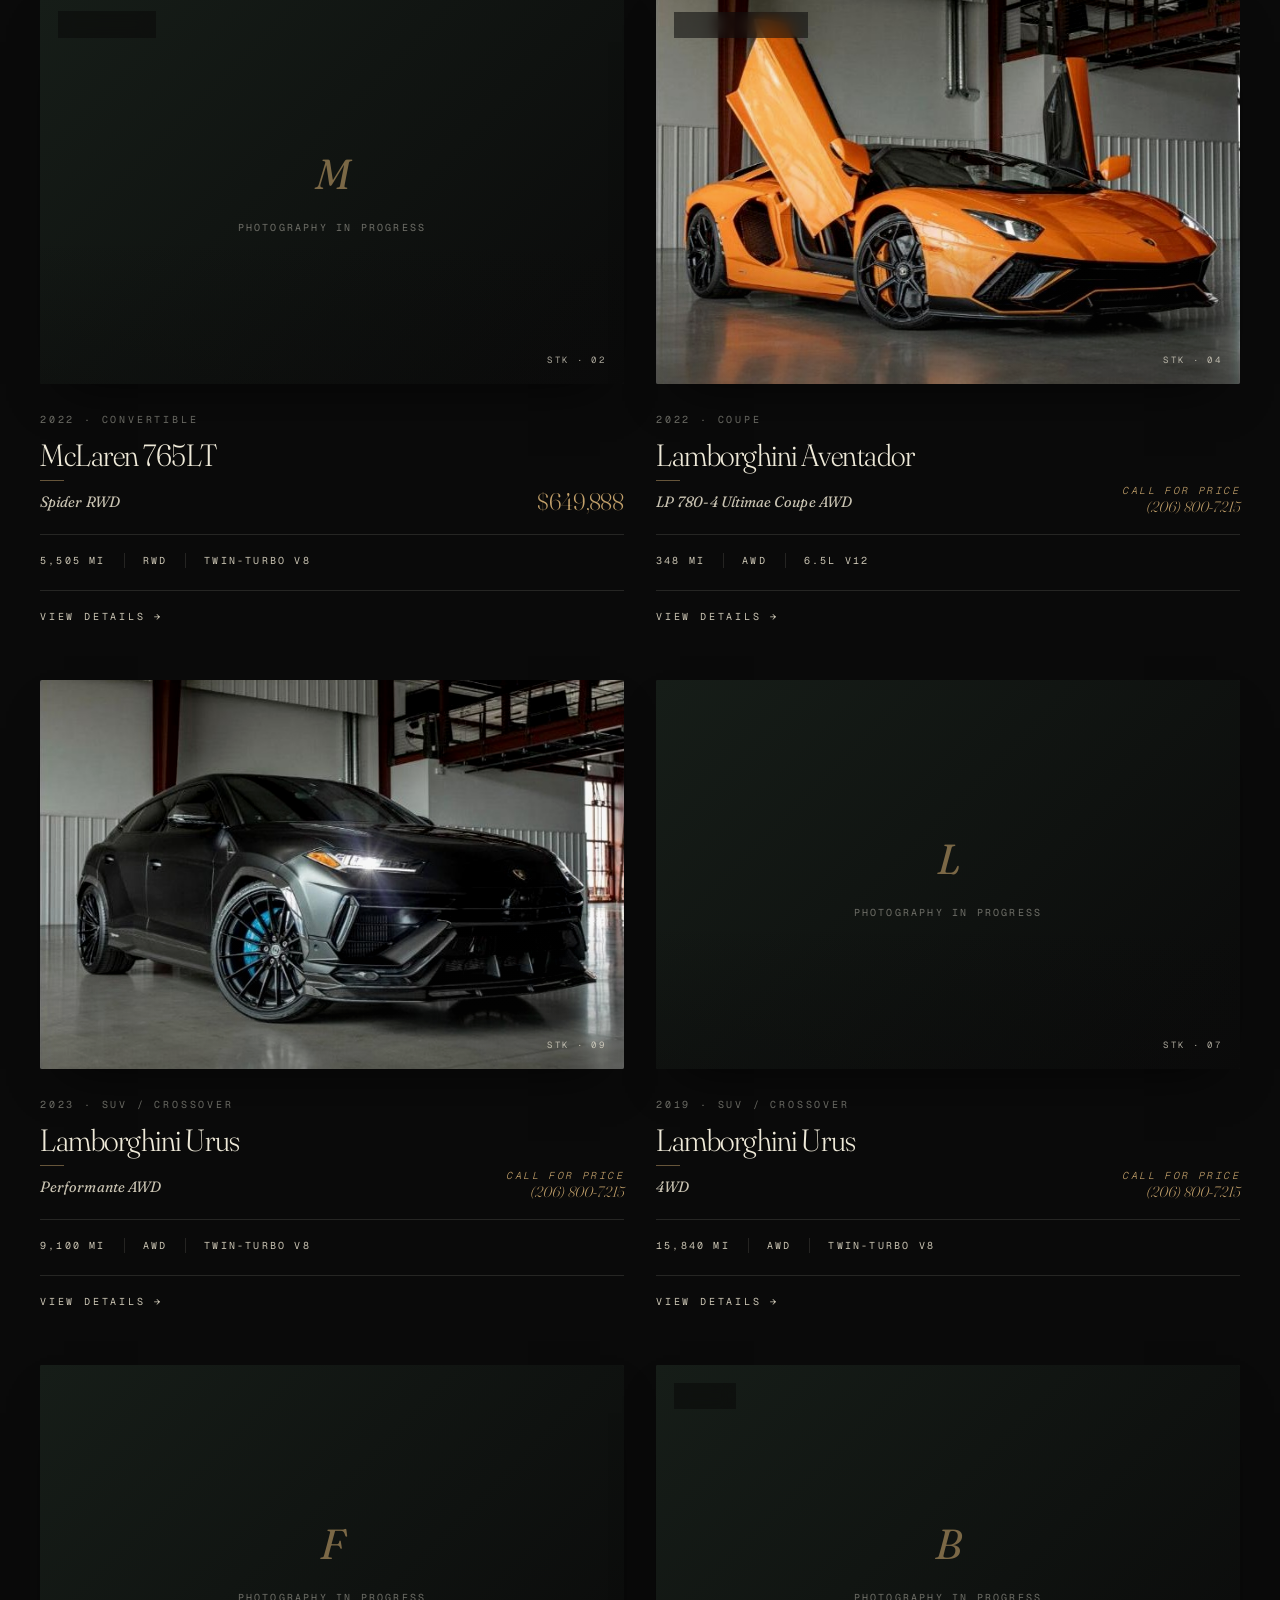
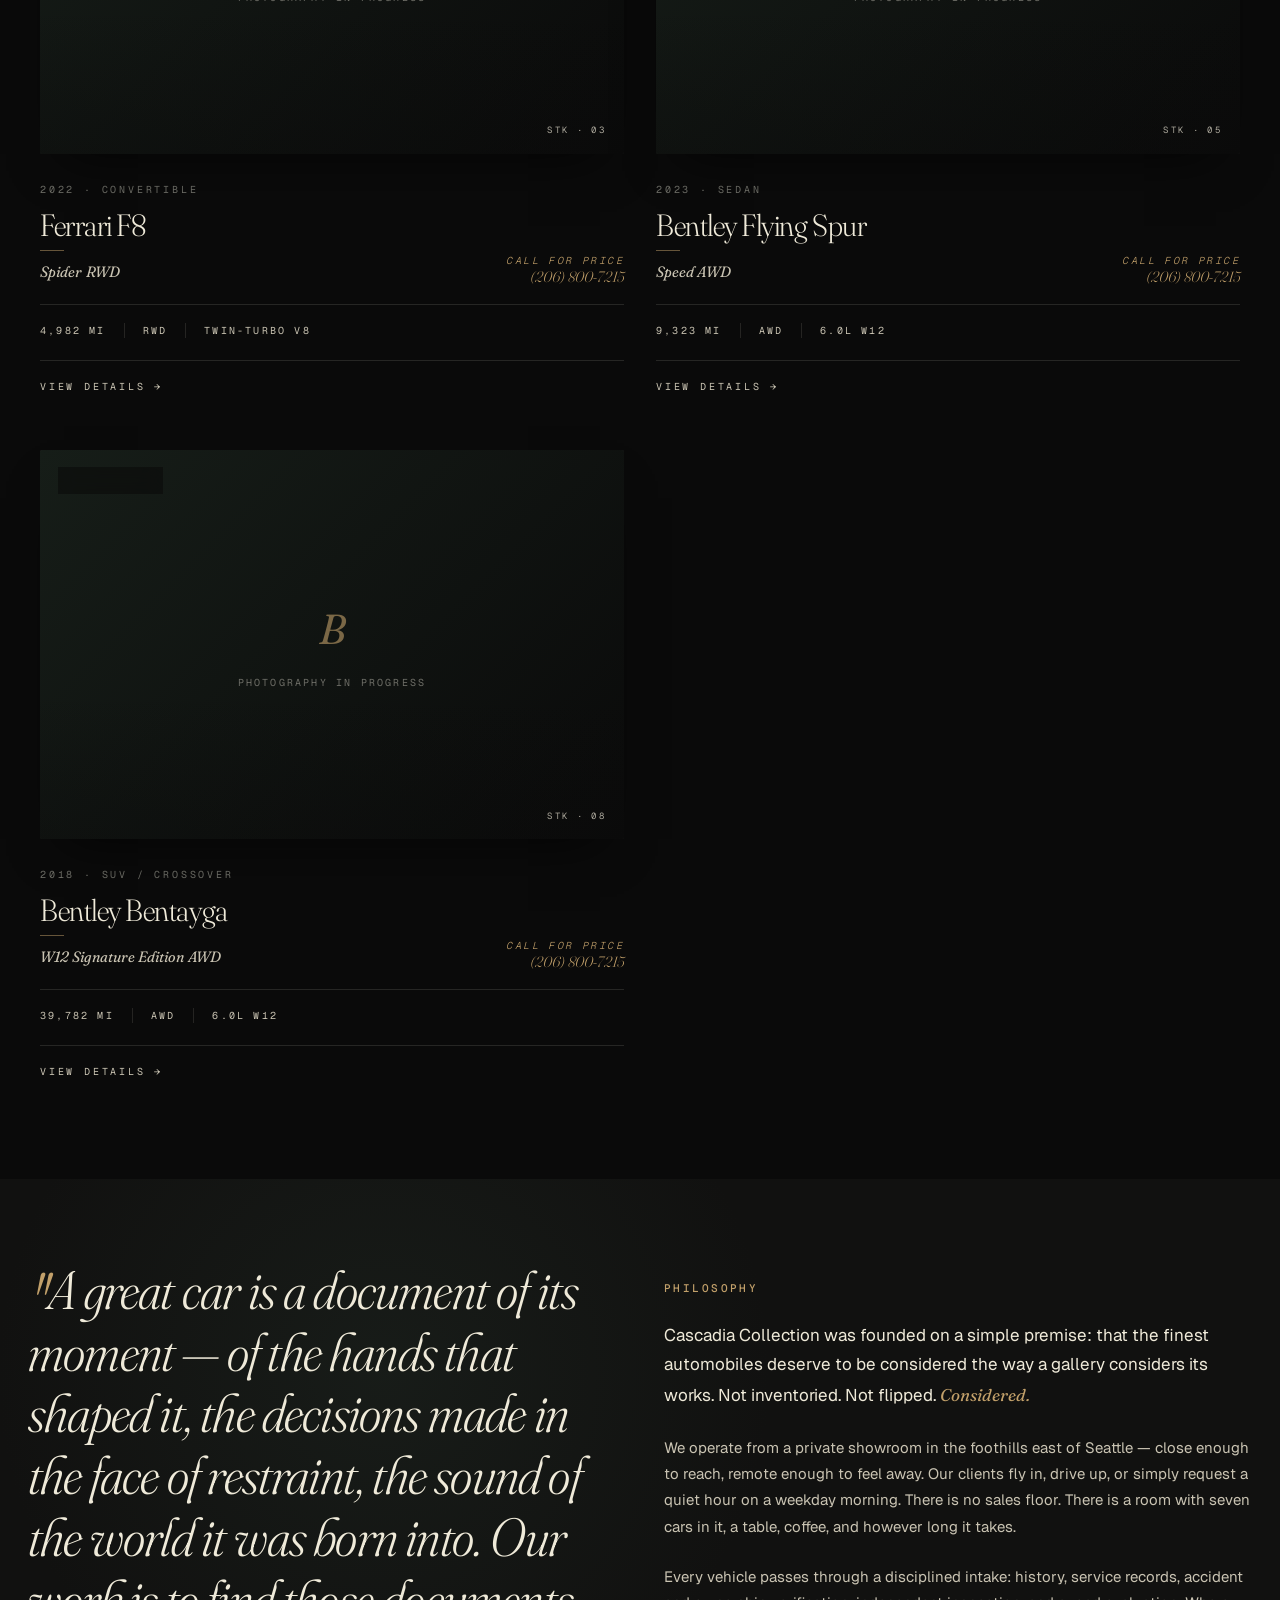
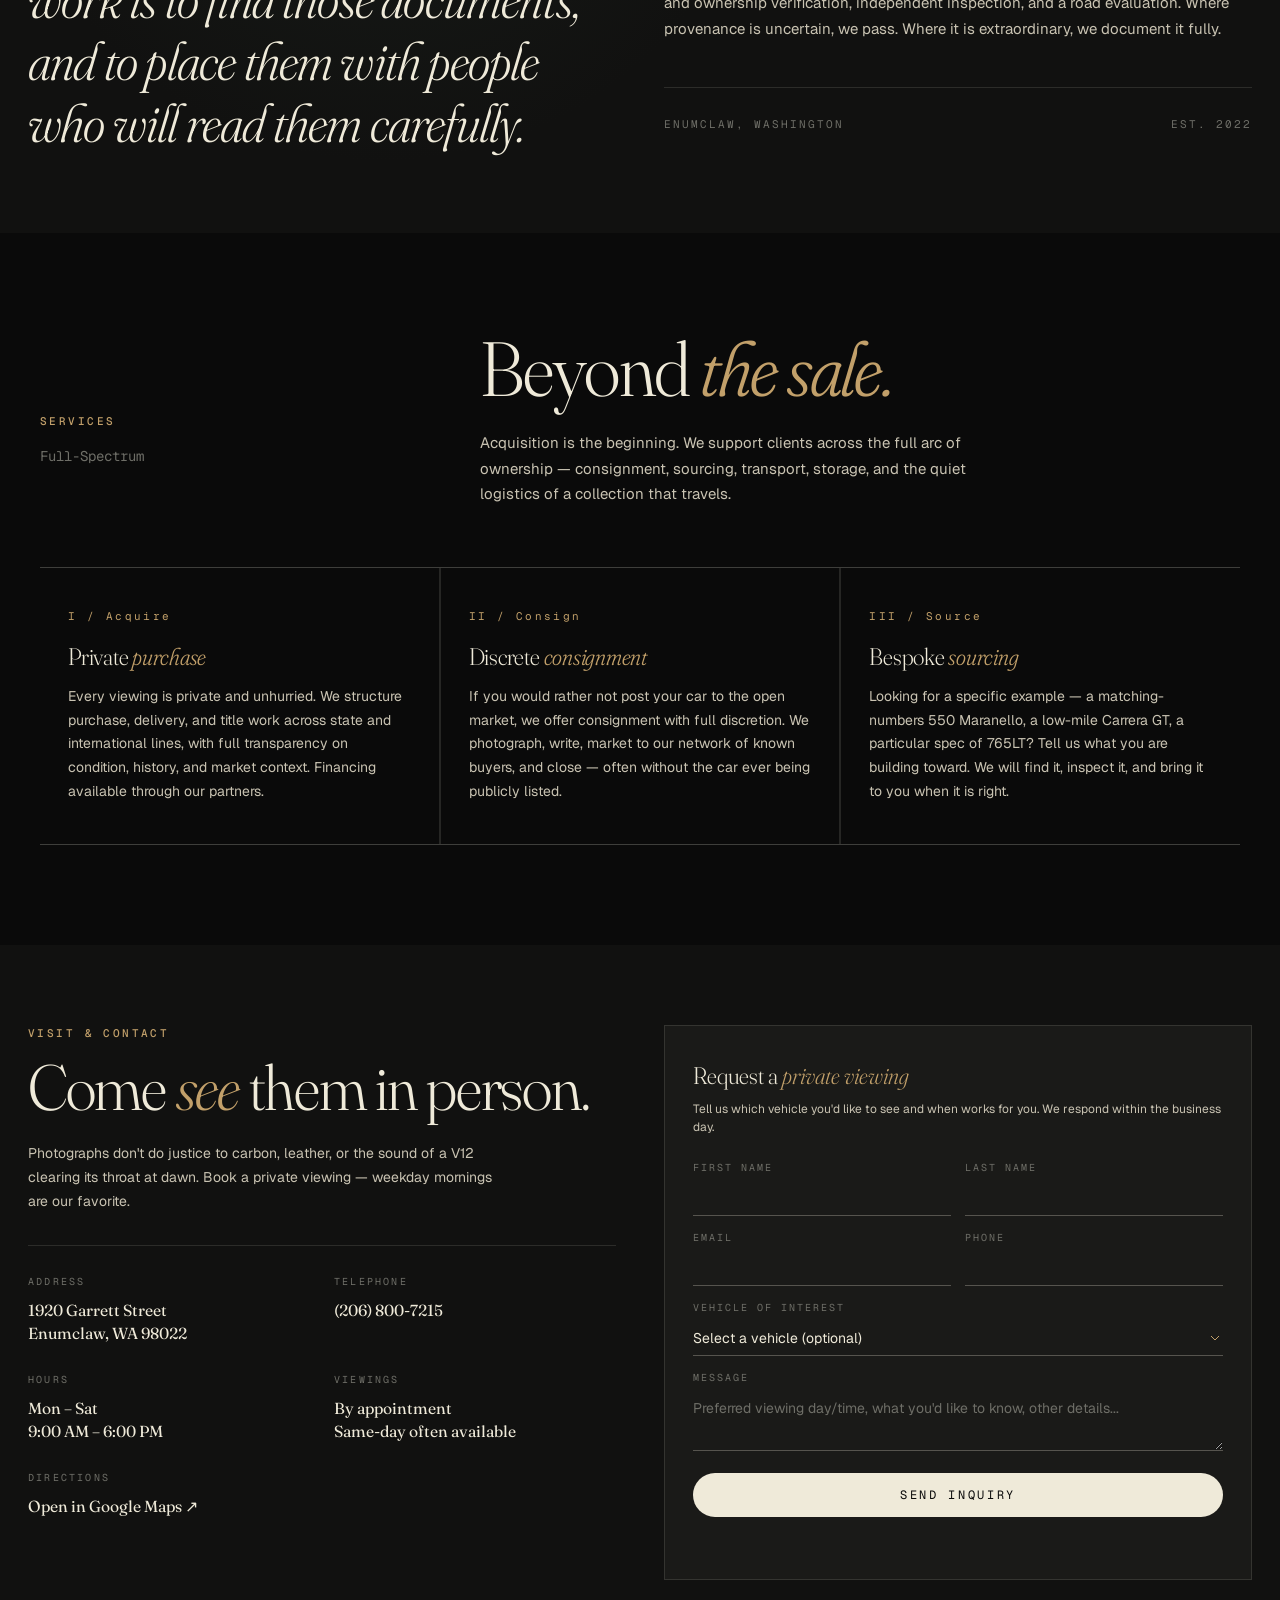
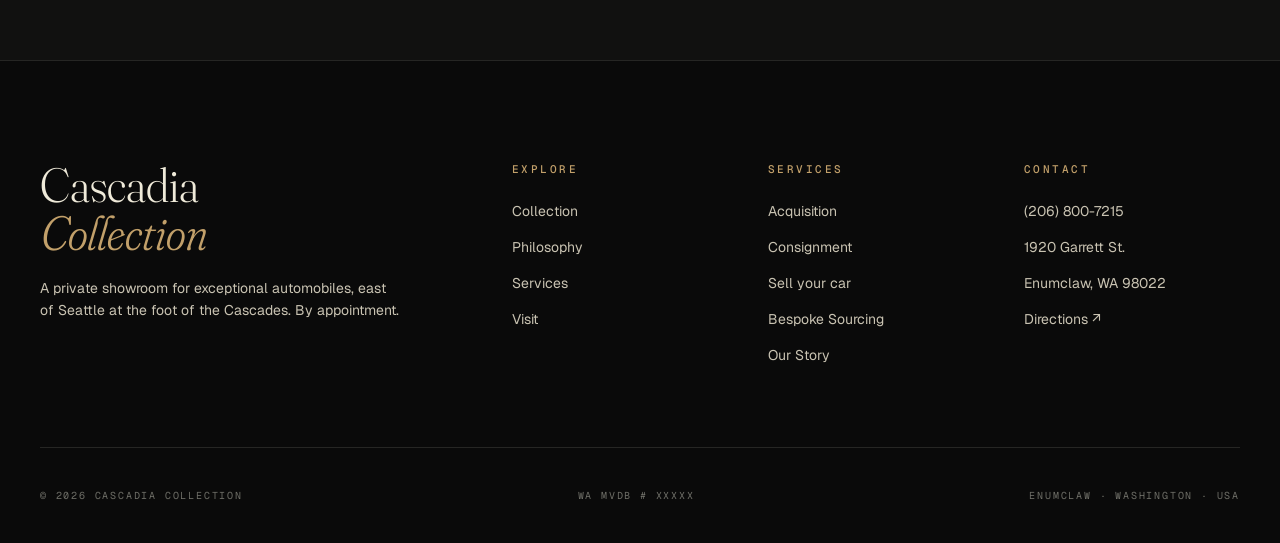
<file: cascadia/index.html>
<!DOCTYPE html>
<html lang="en">
<head>
  <meta charset="UTF-8" />
  <meta name="viewport" content="width=device-width, initial-scale=1.0" />
  <title>Cascadia Collection — Exotic & Luxury Automobiles, Enumclaw WA</title>
  <meta name="description" content="Curated exotic and luxury automobiles in the Pacific Northwest. McLaren, Lamborghini, Ferrari, Bentley. By appointment in Enumclaw, Washington." />
  <link rel="canonical" href="https://cascadiacollection.com/" />

  <!-- Open Graph / social -->
  <meta property="og:title" content="Cascadia Collection — Exotic & Luxury Automobiles, Enumclaw WA" />
  <meta property="og:description" content="A private showroom for exceptional automobiles, east of Seattle." />
  <meta property="og:type" content="website" />
  <meta property="og:url" content="https://cascadiacollection.com/" />
  <meta property="og:image" content="https://cascadiacollection.com/assets/images/og-card.jpg" />
  <meta name="twitter:card" content="summary_large_image" />
  <meta name="twitter:title" content="Cascadia Collection" />
  <meta name="twitter:description" content="A private showroom for exceptional automobiles, east of Seattle." />
  <meta name="twitter:image" content="https://cascadiacollection.com/assets/images/og-card.jpg" />

  <!-- AutoDealer / LocalBusiness structured data -->
  <script type="application/ld+json">
  {
    "@context": "https://schema.org",
    "@type": "AutoDealer",
    "name": "Cascadia Collection",
    "description": "Curated exotic and luxury automobiles in the Pacific Northwest. McLaren, Lamborghini, Ferrari, Bentley. By appointment in Enumclaw, Washington.",
    "url": "https://cascadiacollection.com/",
    "telephone": "+1-206-800-7215",
    "priceRange": "$$$$",
    "image": "https://cascadiacollection.com/assets/images/og-card.jpg",
    "address": {
      "@type": "PostalAddress",
      "streetAddress": "1920 Garrett Street",
      "addressLocality": "Enumclaw",
      "addressRegion": "WA",
      "postalCode": "98022",
      "addressCountry": "US"
    },
    "geo": { "@type": "GeoCoordinates", "latitude": 47.2029, "longitude": -121.9915 },
    "openingHours": "Mo-Sa 09:00-18:00",
    "sameAs": ["https://instagram.com/cascadiacollection"]
  }
  </script>

  <!-- ==============================================================
       ANALYTICS — fill in IDs then uncomment. See README for details.
       GA4 measurement ID:  G-XXXXXXXXXX
       GTM container ID:    GTM-XXXXXXX
       Meta Pixel ID:       XXXXXXXXXXXXXXXX
       ============================================================== -->
  <!--
  <script>
    !function(f,b,e,v,n,t,s){if(f.fbq)return;n=f.fbq=function(){n.callMethod?n.callMethod.apply(n,arguments):n.queue.push(arguments)};if(!f._fbq)f._fbq=n;n.push=n;n.loaded=!0;n.version='2.0';n.queue=[];t=b.createElement(e);t.async=!0;t.src=v;s=b.getElementsByTagName(e)[0];s.parentNode.insertBefore(t,s)}(window,document,'script','https://connect.facebook.net/en_US/fbevents.js');
    fbq('init', 'XXXXXXXXXXXXXXXX');
    fbq('track', 'PageView');
  </script>
  -->

  <!-- Fonts -->
  <link rel="preconnect" href="https://fonts.googleapis.com" />
  <link rel="preconnect" href="https://fonts.gstatic.com" crossorigin />
  <link href="https://fonts.googleapis.com/css2?family=Fraunces:ital,opsz,wght,SOFT@0,9..144,300..900,0..100;1,9..144,300..900,0..100&family=Geist:wght@300..800&family=Geist+Mono:wght@400..600&display=swap" rel="stylesheet" />

  <!-- Stylesheets (loaded in order of dependency) -->
  <link rel="stylesheet" href="css/base.css" />
  <link rel="stylesheet" href="css/components.css" />
  <link rel="stylesheet" href="css/layout.css" />
  <link rel="stylesheet" href="css/open.css" />
</head>
<body>

  <a class="skip-link" href="#collection">Skip to inventory</a>

  <!-- ============== NAVIGATION ============== -->
  <nav class="top" id="nav" aria-label="Primary">
    <a href="#top" class="nav-brand">Cascadia <em>Collection</em></a>
    <div class="nav-links">
      <a href="#collection">Inventory</a>
      <a href="sell-your-car.html">Sell Your Car</a>
      <a href="story.html">Our Story</a>
      <a href="#visit">Visit</a>
    </div>
    <div class="nav-actions">
      <a href="tel:2068007215" class="nav-cta">(206) 800-7215</a>
    </div>
    <button class="hamburger" id="hamburger" aria-label="Menu" aria-expanded="false" aria-controls="mobileMenu"><span></span><span></span><span></span></button>
  </nav>

  <div class="mobile-menu" id="mobileMenu">
    <a href="#collection">Inventory</a>
    <a href="sell-your-car.html">Sell Your Car</a>
    <a href="story.html">Our Story</a>
    <a href="#visit">Visit &amp; Contact</a>
    <a href="tel:2068007215" class="mobile-menu-call">☎ Call (206) 800-7215</a>
    <a href="https://www.google.com/maps/dir/?api=1&destination=Cascadia+Collection+1920+Garrett+Street%2CEnumclaw+WA%2C+98022%2CUS" target="_blank" rel="noopener">↗ Get Directions</a>
  </div>

  <!-- ============== HERO ============== -->
  <section class="hero" id="top">
    <!-- Video background -->
    <div class="hero-video-wrap">
      <video
        id="heroVideo"
        class="hero-video"
        autoplay
        muted
        loop
        playsinline
        preload="auto"
        poster="assets/images/hero-poster.jpg"
      >
        <!-- Cascadia Collection background video -->
        <source src="assets/video/hero.mp4" type="video/mp4" />
      </video>
      <div class="hero-overlay"></div>
    </div>



    <div class="hero-content">
      <div class="hero-left">
        <h1 class="hero-title">
          <span class="line"><span>Cascadia</span></span>
          <span class="line"><span>Collection</span></span>
        </h1>
        <p class="hero-lede">
          A curated atelier of the world's most extraordinary automobiles, kept and shown in the foothills of the Cascades.
          Each machine is a study in engineering, craft, and restraint — selected with obsessive care, offered by appointment.
        </p>
        <div class="hero-actions">
          <a href="#collection" class="btn-primary btn-lg">
            <span>Browse 7 Cars</span>
            <span class="arrow">→</span>
          </a>
          <a href="tel:2068007215" class="btn-ghost btn-lg">Call (206) 800-7215</a>
          <a href="#visit" class="btn-ghost btn-lg">Book a Viewing</a>
        </div>
      </div>

      <div class="hero-meta">
        <div class="hero-meta-block">
          <div class="label">Showroom</div>
          <div class="value">Enumclaw, WA</div>
        </div>
        <div class="hero-meta-block">
          <div class="label">Inventory</div>
          <div class="value">07 Vehicles</div>
        </div>
        <div class="hero-meta-block">
          <div class="label">Viewings</div>
          <div class="value">By Appointment</div>
        </div>
      </div>
    </div>

    <a href="#collection" class="hero-scroll" aria-label="Jump to inventory">
      <span>See our collection</span>
      <span class="arrow">↓</span>
    </a>
  </section>

  <!-- ============== TICKER ============== -->
  <div class="ticker">
    <div class="ticker-track">
      <span>McLaren</span><span>Lamborghini</span><span>Ferrari</span><span>Bentley</span>
      <span>Porsche</span><span>Aston Martin</span><span>Rolls-Royce</span>
      <span>McLaren</span><span>Lamborghini</span><span>Ferrari</span><span>Bentley</span>
      <span>Porsche</span><span>Aston Martin</span><span>Rolls-Royce</span>
    </div>
  </div>

  <!-- ============== TRUST / PARTNERS ============== -->
  <!-- Replace text labels with real partner logo <img>s when available.
       Keep them muted / grayscale so they read as reassurance, not advertising. -->
  <section class="trust" aria-label="Trusted partners">
    <div class="trust-inner">
      <span class="trust-label">Trusted by our clients</span>
      <ul class="trust-row">
        <li>Woodside Credit · Financing</li>
        <li>Reliable Carriers · Enclosed Transport</li>
        <li>Ceramic Pro · Paint Protection</li>
        <li>Putnam Leasing · Exotic Leasing</li>
        <li>Hagerty · Collector Insurance</li>
      </ul>
    </div>
  </section>

  <!-- ============== COLLECTION ============== -->
  <section id="collection" class="section-wrap">
    <div class="section-head reveal">
      <div class="label-col">
        <span class="eyebrow">Inventory</span>
        <div class="num">07 Automobiles</div>
      </div>
      <div>
        <h2>The <em>Collection</em></h2>
        <p>
          Each vehicle is hand-selected, independently inspected, and accompanied by complete provenance.
          We work only with examples that earn their place — low miles, correct specification,
          and the kind of stories worth telling.
        </p>
      </div>
    </div>

    <div class="filters reveal" id="filterBar">
      <div class="filters-left">
        <div class="filter-cluster">
          <span class="filter-label" id="marqueLabel">Marque</span>
          <div role="group" aria-labelledby="marqueLabel" class="filter-group">
            <button class="filter-btn active" data-filter="all" aria-pressed="true">All</button>
            <button class="filter-btn" data-filter="mclaren" aria-pressed="false">McLaren</button>
            <button class="filter-btn" data-filter="lamborghini" aria-pressed="false">Lamborghini</button>
            <button class="filter-btn" data-filter="ferrari" aria-pressed="false">Ferrari</button>
            <button class="filter-btn" data-filter="bentley" aria-pressed="false">Bentley</button>
          </div>
        </div>
        <span class="filter-divider" aria-hidden="true"></span>
        <div class="filter-cluster">
          <span class="filter-label" id="typeLabel">Type</span>
          <div role="group" aria-labelledby="typeLabel" class="filter-group">
            <button class="filter-btn" data-filter="coupe" aria-pressed="false">Coupe</button>
            <button class="filter-btn" data-filter="convertible" aria-pressed="false">Convertible</button>
            <button class="filter-btn" data-filter="suv" aria-pressed="false">SUV</button>
            <button class="filter-btn" data-filter="sedan" aria-pressed="false">Sedan</button>
          </div>
        </div>
      </div>
      <div class="filters-right">
        <label class="filter-sort">
          <span class="filter-sort-label">Sort</span>
          <select id="inventorySort" aria-label="Sort inventory">
            <option value="curated">Curated</option>
            <option value="price-desc">Price · High to Low</option>
            <option value="price-asc">Price · Low to High</option>
            <option value="year-desc">Year · Newest</option>
            <option value="miles-asc">Mileage · Lowest</option>
          </select>
        </label>
        <span class="filter-count"><span id="inventoryCount">7 available</span></span>
      </div>
    </div>

    <div class="inventory" id="inventory" aria-busy="true">
      <!-- Skeleton placeholders — replaced by js/ui.js once VEHICLES loads. -->
      <div class="vehicle-skeleton" aria-hidden="true"><div class="sk-img"></div><div class="sk-line sk-line-sm"></div><div class="sk-line"></div><div class="sk-line sk-line-md"></div></div>
      <div class="vehicle-skeleton" aria-hidden="true"><div class="sk-img"></div><div class="sk-line sk-line-sm"></div><div class="sk-line"></div><div class="sk-line sk-line-md"></div></div>
      <div class="vehicle-skeleton" aria-hidden="true"><div class="sk-img"></div><div class="sk-line sk-line-sm"></div><div class="sk-line"></div><div class="sk-line sk-line-md"></div></div>
      <div class="vehicle-skeleton" aria-hidden="true"><div class="sk-img"></div><div class="sk-line sk-line-sm"></div><div class="sk-line"></div><div class="sk-line sk-line-md"></div></div>
    </div>
  </section>

  <!-- ============== PHILOSOPHY / EDITORIAL ============== -->
  <section class="editorial" id="philosophy">
    <div class="editorial-inner reveal">
      <div class="editorial-quote">
        <span class="mark">"</span>A great car is a document of its moment — of the hands that shaped it,
        the decisions made in the face of restraint, the sound of the world it was born into.
        Our work is to find those documents, and to place them with people who will read them carefully.
      </div>
      <div class="editorial-body">
        <span class="eyebrow">Philosophy</span>
        <p class="lead">
          Cascadia Collection was founded on a simple premise: that the finest automobiles deserve
          to be considered the way a gallery considers its works. Not inventoried. Not flipped.
          <em class="emphasis">Considered.</em>
        </p>
        <p>
          We operate from a private showroom in the foothills east of Seattle — close enough to reach,
          remote enough to feel away. Our clients fly in, drive up, or simply request a quiet hour on
          a weekday morning. There is no sales floor. There is a room with seven cars in it, a table,
          coffee, and however long it takes.
        </p>
        <p>
          Every vehicle passes through a disciplined intake: history, service records, accident and
          ownership verification, independent inspection, and a road evaluation. Where provenance is
          uncertain, we pass. Where it is extraordinary, we document it fully.
        </p>
        <div class="editorial-signature">
          <span>Enumclaw, Washington</span>
          <span>Est. 2022</span>
        </div>
      </div>
    </div>
  </section>

  <!-- ============== EXPERIENCE / SERVICES ============== -->
  <section class="experience" id="experience">
    <div class="section-head reveal">
      <div class="label-col">
        <span class="eyebrow">Services</span>
        <div class="num">Full-Spectrum</div>
      </div>
      <div>
        <h2>Beyond <em>the sale.</em></h2>
        <p>
          Acquisition is the beginning. We support clients across the full arc of ownership —
          consignment, sourcing, transport, storage, and the quiet logistics of a collection that travels.
        </p>
      </div>
    </div>

    <div class="experience-grid reveal">
      <div class="experience-item">
        <div class="num">I / Acquire</div>
        <h3>Private <em>purchase</em></h3>
        <p>
          Every viewing is private and unhurried. We structure purchase, delivery, and title work
          across state and international lines, with full transparency on condition, history, and market
          context. Financing available through our partners.
        </p>
      </div>
      <div class="experience-item">
        <div class="num">II / Consign</div>
        <h3>Discrete <em>consignment</em></h3>
        <p>
          If you would rather not post your car to the open market, we offer consignment with full
          discretion. We photograph, write, market to our network of known buyers, and close — often
          without the car ever being publicly listed.
        </p>
      </div>
      <div class="experience-item">
        <div class="num">III / Source</div>
        <h3>Bespoke <em>sourcing</em></h3>
        <p>
          Looking for a specific example — a matching-numbers 550 Maranello, a low-mile Carrera GT,
          a particular spec of 765LT? Tell us what you are building toward. We will find it,
          inspect it, and bring it to you when it is right.
        </p>
      </div>
    </div>
  </section>

  <!-- ============== VISIT ============== -->
  <section class="visit" id="visit">
    <div class="visit-inner">
      <div class="visit-info reveal">
        <span class="eyebrow visit-eyebrow">Visit &amp; Contact</span>
        <h2>Come <em>see</em> them in person.</h2>
        <p>
          Photographs don't do justice to carbon, leather, or the sound of a V12 clearing its throat at dawn.
          Book a private viewing — weekday mornings are our favorite.
        </p>

        <div class="detail-grid">
          <div class="detail">
            <div class="label">Address</div>
            <div class="value">1920 Garrett Street<br />Enumclaw, WA 98022</div>
          </div>
          <div class="detail">
            <div class="label">Telephone</div>
            <div class="value"><a href="tel:2068007215">(206) 800-7215</a></div>
          </div>
          <div class="detail">
            <div class="label">Hours</div>
            <div class="value">Mon – Sat<br />9:00 AM – 6:00 PM</div>
          </div>
          <div class="detail">
            <div class="label">Viewings</div>
            <div class="value">By appointment<br />Same-day often available</div>
          </div>
          <div class="detail detail-full">
            <div class="label">Directions</div>
            <div class="value">
              <a
                href="https://www.google.com/maps/dir/?api=1&destination=Cascadia+Collection+1920+Garrett+Street%2CEnumclaw+WA%2C+98022%2CUS"
                target="_blank"
                rel="noopener"
              >Open in Google Maps ↗</a>
            </div>
          </div>
        </div>
      </div>

      <form class="contact-form reveal" id="contactForm" data-endpoint="https://formspree.io/f/YOUR_FORM_ID" novalidate>
        <h3>Request a <em>private viewing</em></h3>
        <p class="sub">Tell us which vehicle you'd like to see and when works for you. We respond within the business day.</p>

        <!-- Honeypot: bots fill every field; humans never see this one. -->
        <div aria-hidden="true" style="position:absolute;left:-10000px;width:1px;height:1px;overflow:hidden;">
          <label>Leave this field empty<input type="text" name="_gotcha" tabindex="-1" autocomplete="off" /></label>
        </div>

        <div class="form-row">
          <div class="form-group">
            <label for="firstName">First Name</label>
            <input type="text" id="firstName" name="firstName" required />
          </div>
          <div class="form-group">
            <label for="lastName">Last Name</label>
            <input type="text" id="lastName" name="lastName" required />
          </div>
        </div>

        <div class="form-row">
          <div class="form-group">
            <label for="email">Email</label>
            <input type="email" id="email" name="email" required />
          </div>
          <div class="form-group">
            <label for="phone">Phone</label>
            <input type="tel" id="phone" name="phone" />
          </div>
        </div>

        <div class="form-row">
          <div class="form-group full">
            <label for="vehicle">Vehicle of Interest</label>
            <select id="vehicle" name="vehicle">
              <option value="">Select a vehicle (optional)</option>
              <!-- Options populated from js/vehicles.js by ui.js → populateVehicleSelect() -->
            </select>
          </div>
        </div>

        <div class="form-row">
          <div class="form-group full">
            <label for="message">Message</label>
            <textarea id="message" name="message" placeholder="Preferred viewing day/time, what you'd like to know, other details..."></textarea>
          </div>
        </div>

        <button type="submit" class="form-submit">Send Inquiry</button>
        <div class="form-status" id="formStatus" role="status" aria-live="polite"></div>
      </form>
    </div>
  </section>

  <!-- ============== FOOTER ============== -->
  <footer>
    <div class="footer-grid">
      <div>
        <div class="footer-brand">Cascadia<br /><em>Collection</em></div>
        <p class="footer-tagline">
          A private showroom for exceptional automobiles, east of Seattle at the foot of the Cascades. By appointment.
        </p>
      </div>
      <div class="footer-col">
        <h4>Explore</h4>
        <ul>
          <li><a href="#collection">Collection</a></li>
          <li><a href="#philosophy">Philosophy</a></li>
          <li><a href="#experience">Services</a></li>
          <li><a href="#visit">Visit</a></li>
        </ul>
      </div>
      <div class="footer-col">
        <h4>Services</h4>
        <ul>
          <li><a href="#experience">Acquisition</a></li>
          <li><a href="sell-your-car.html">Consignment</a></li>
          <li><a href="sell-your-car.html">Sell your car</a></li>
          <li><a href="#experience">Bespoke Sourcing</a></li>
          <li><a href="story.html">Our Story</a></li>
        </ul>
      </div>
      <div class="footer-col">
        <h4>Contact</h4>
        <ul>
          <li><a href="tel:2068007215">(206) 800-7215</a></li>
          <li><a href="#visit">1920 Garrett St.</a></li>
          <li><a href="#visit">Enumclaw, WA 98022</a></li>
          <li><a href="https://www.google.com/maps/dir/?api=1&destination=Cascadia+Collection+1920+Garrett+Street%2CEnumclaw+WA%2C+98022%2CUS" target="_blank" rel="noopener">Directions ↗</a></li>
        </ul>
      </div>
    </div>
    <div class="footer-bottom">
      <span>© <span id="year"></span> Cascadia Collection</span>
      <span>WA MVDB # XXXXX</span>
      <span>Enumclaw · Washington · USA</span>
    </div>
  </footer>

  <!-- ============== MODAL ============== -->
  <div class="modal-backdrop" id="modalBackdrop"></div>
  <div class="modal" id="modal" role="dialog" aria-modal="true" aria-labelledby="modalTitle">
    <div class="modal-img" id="modalImg"></div>
    <div class="modal-body" id="modalBody"></div>
  </div>

  <!-- ============== ALWAYS-VISIBLE ACTION BARS ============== -->
  <!-- Mobile: fixed bottom bar so Call / Viewing / Directions are always 1 tap away -->
  <div class="action-bar" role="region" aria-label="Quick actions">
    <a href="tel:2068007215" class="action-bar-btn">
      <span class="ico" aria-hidden="true">☎</span>
      <span>Call</span>
    </a>
    <a href="#visit" class="action-bar-btn">
      <span class="ico" aria-hidden="true">✦</span>
      <span>Book Viewing</span>
    </a>
    <a href="https://www.google.com/maps/dir/?api=1&destination=Cascadia+Collection+1920+Garrett+Street%2CEnumclaw+WA%2C+98022%2CUS" target="_blank" rel="noopener" class="action-bar-btn">
      <span class="ico" aria-hidden="true">↗</span>
      <span>Directions</span>
    </a>
  </div>

  <!-- Desktop: floating call pill (bottom-right) that follows the user down the page -->
  <a href="tel:2068007215" class="floating-call" aria-label="Call Cascadia Collection">
    <span class="ico" aria-hidden="true">☎</span>
    <span class="lbl">(206) 800-7215</span>
  </a>

  <!-- Scripts -->
  <script src="js/vehicles.js"></script>
  <script src="js/ui.js"></script>
  <script src="js/app.js"></script>
</body>
</html>
</file>
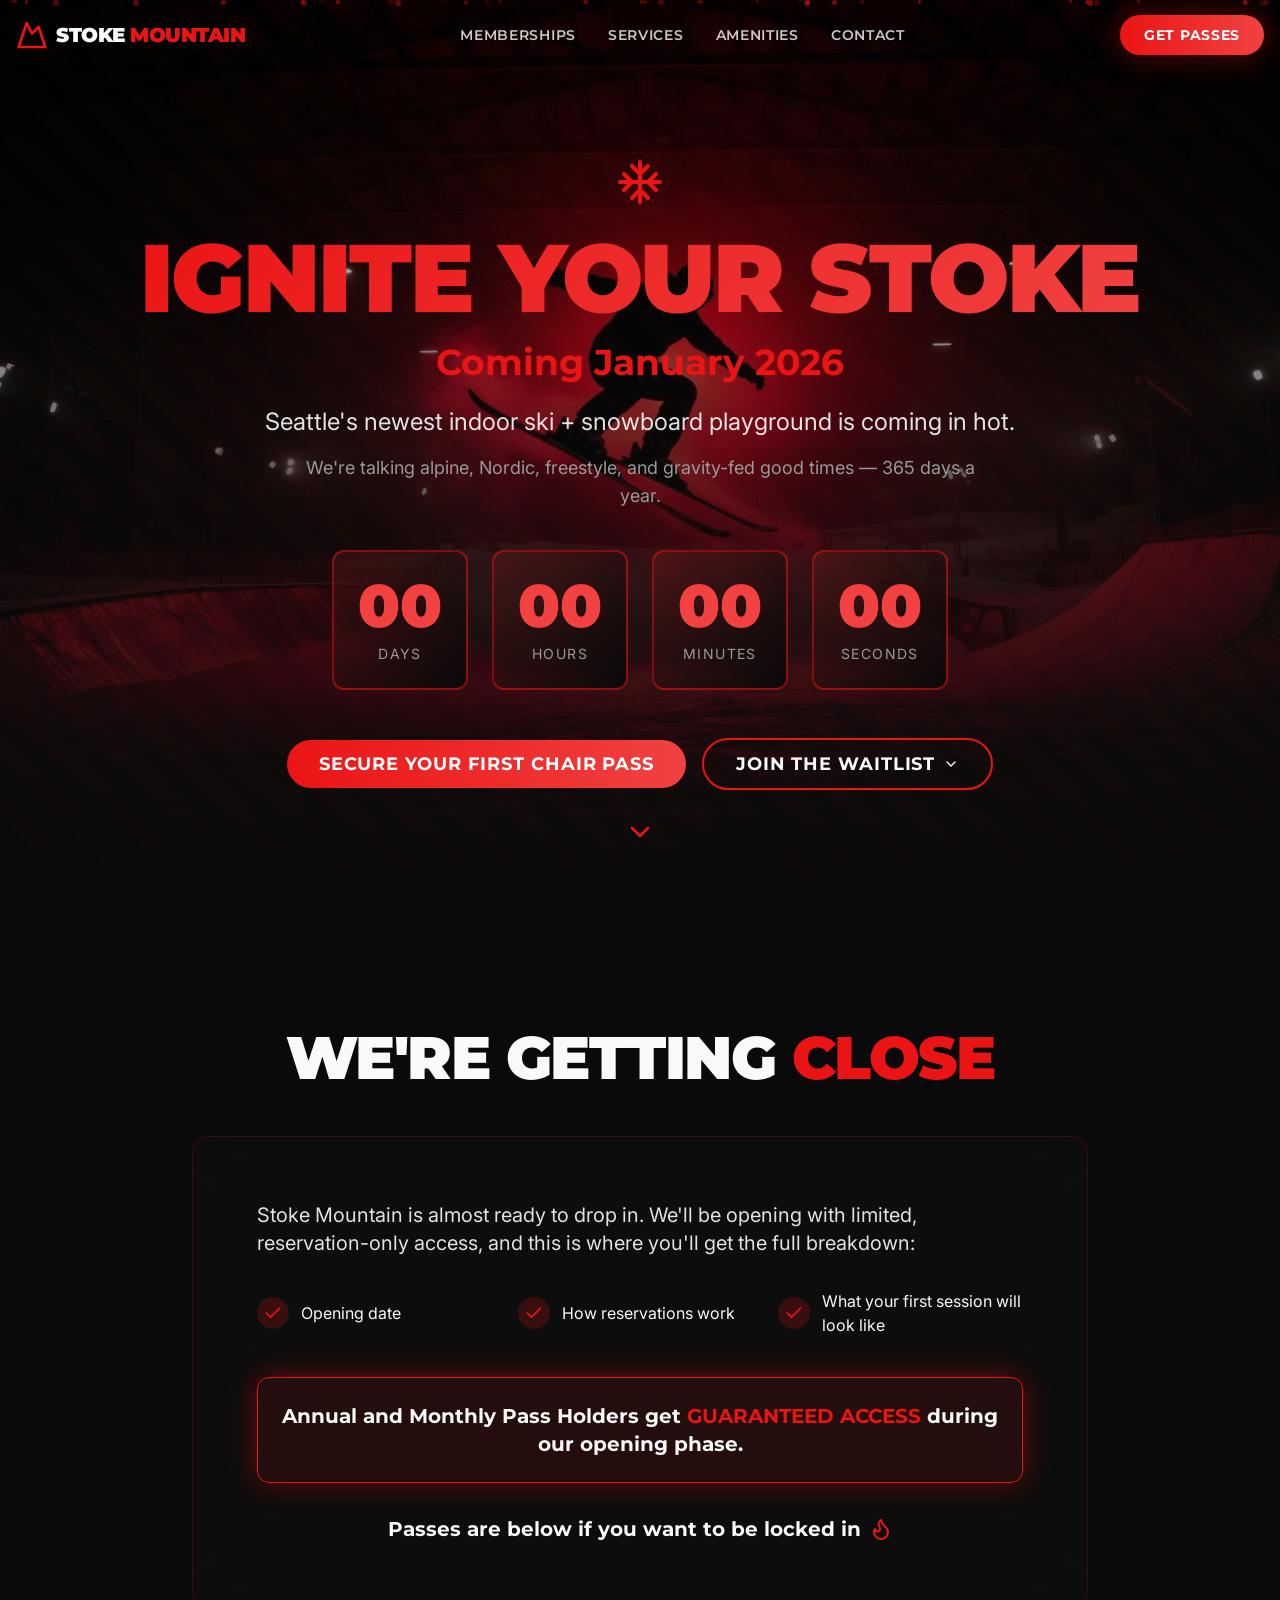
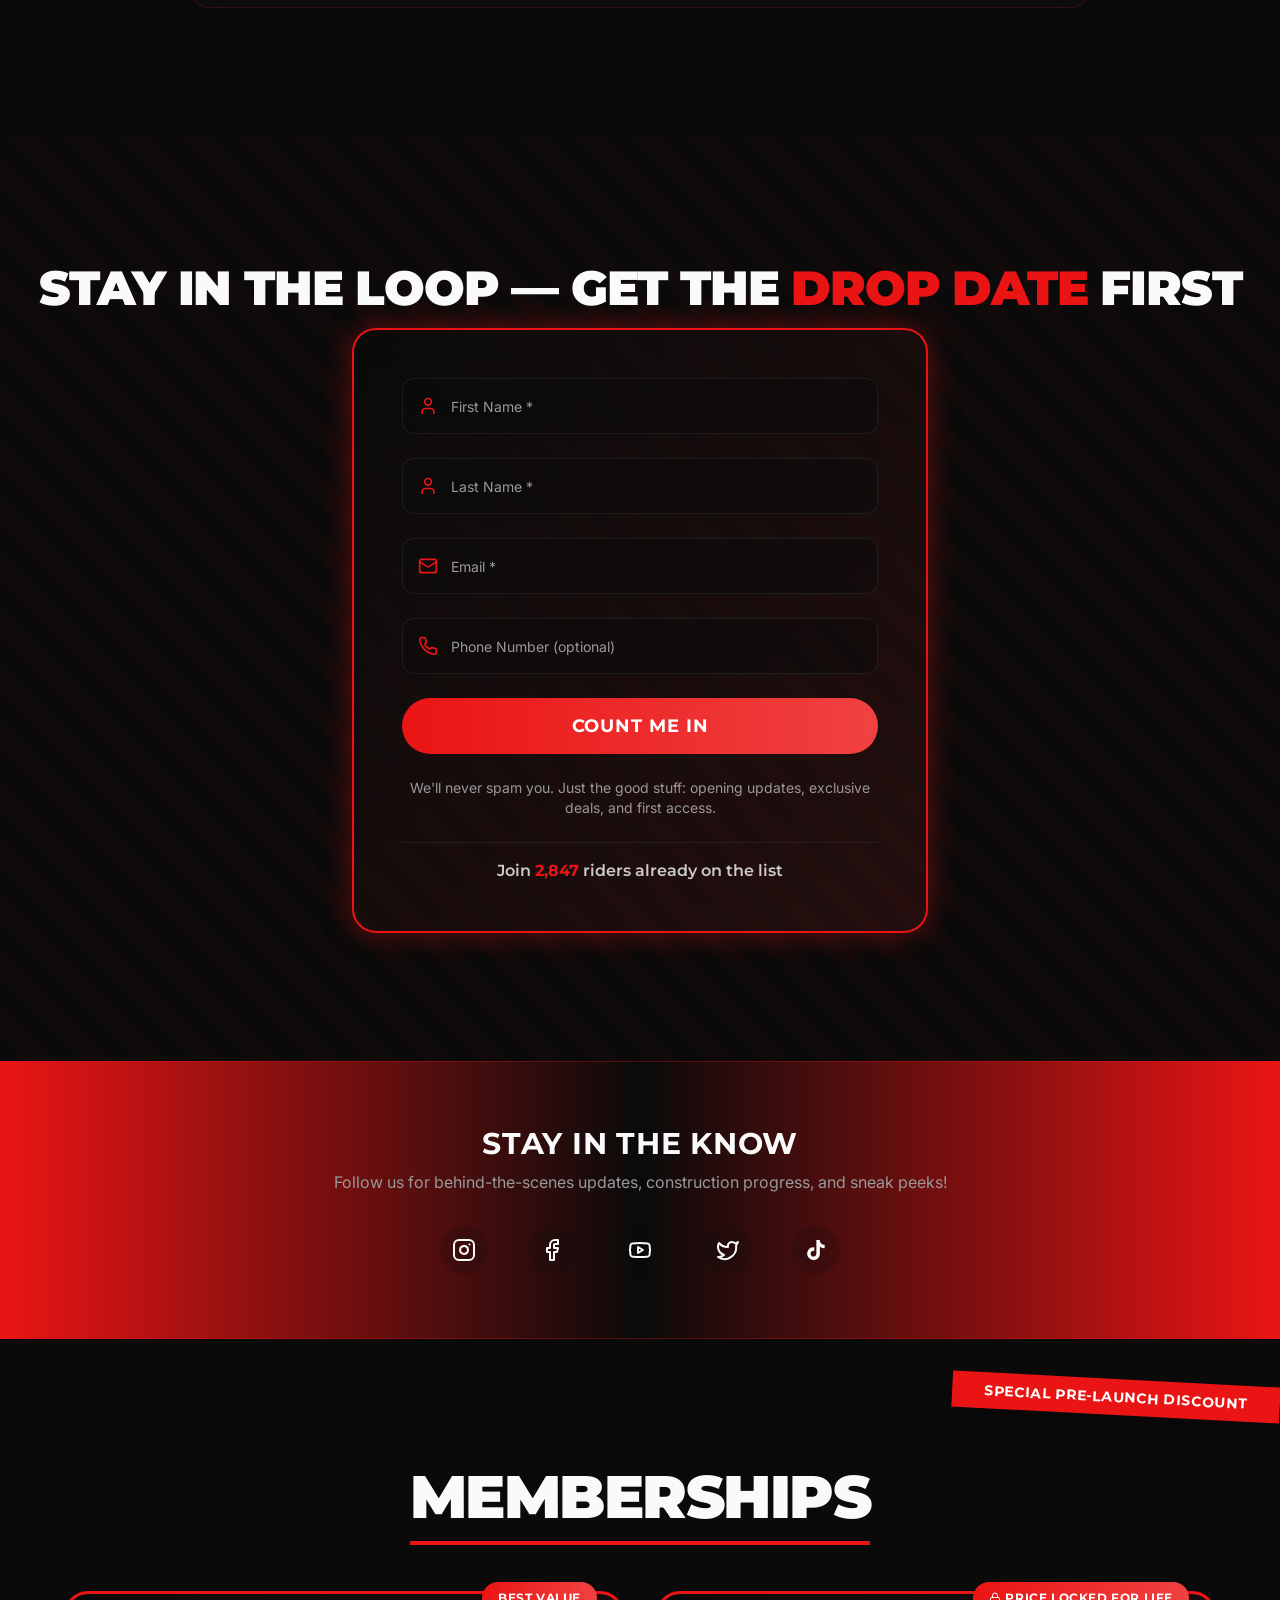
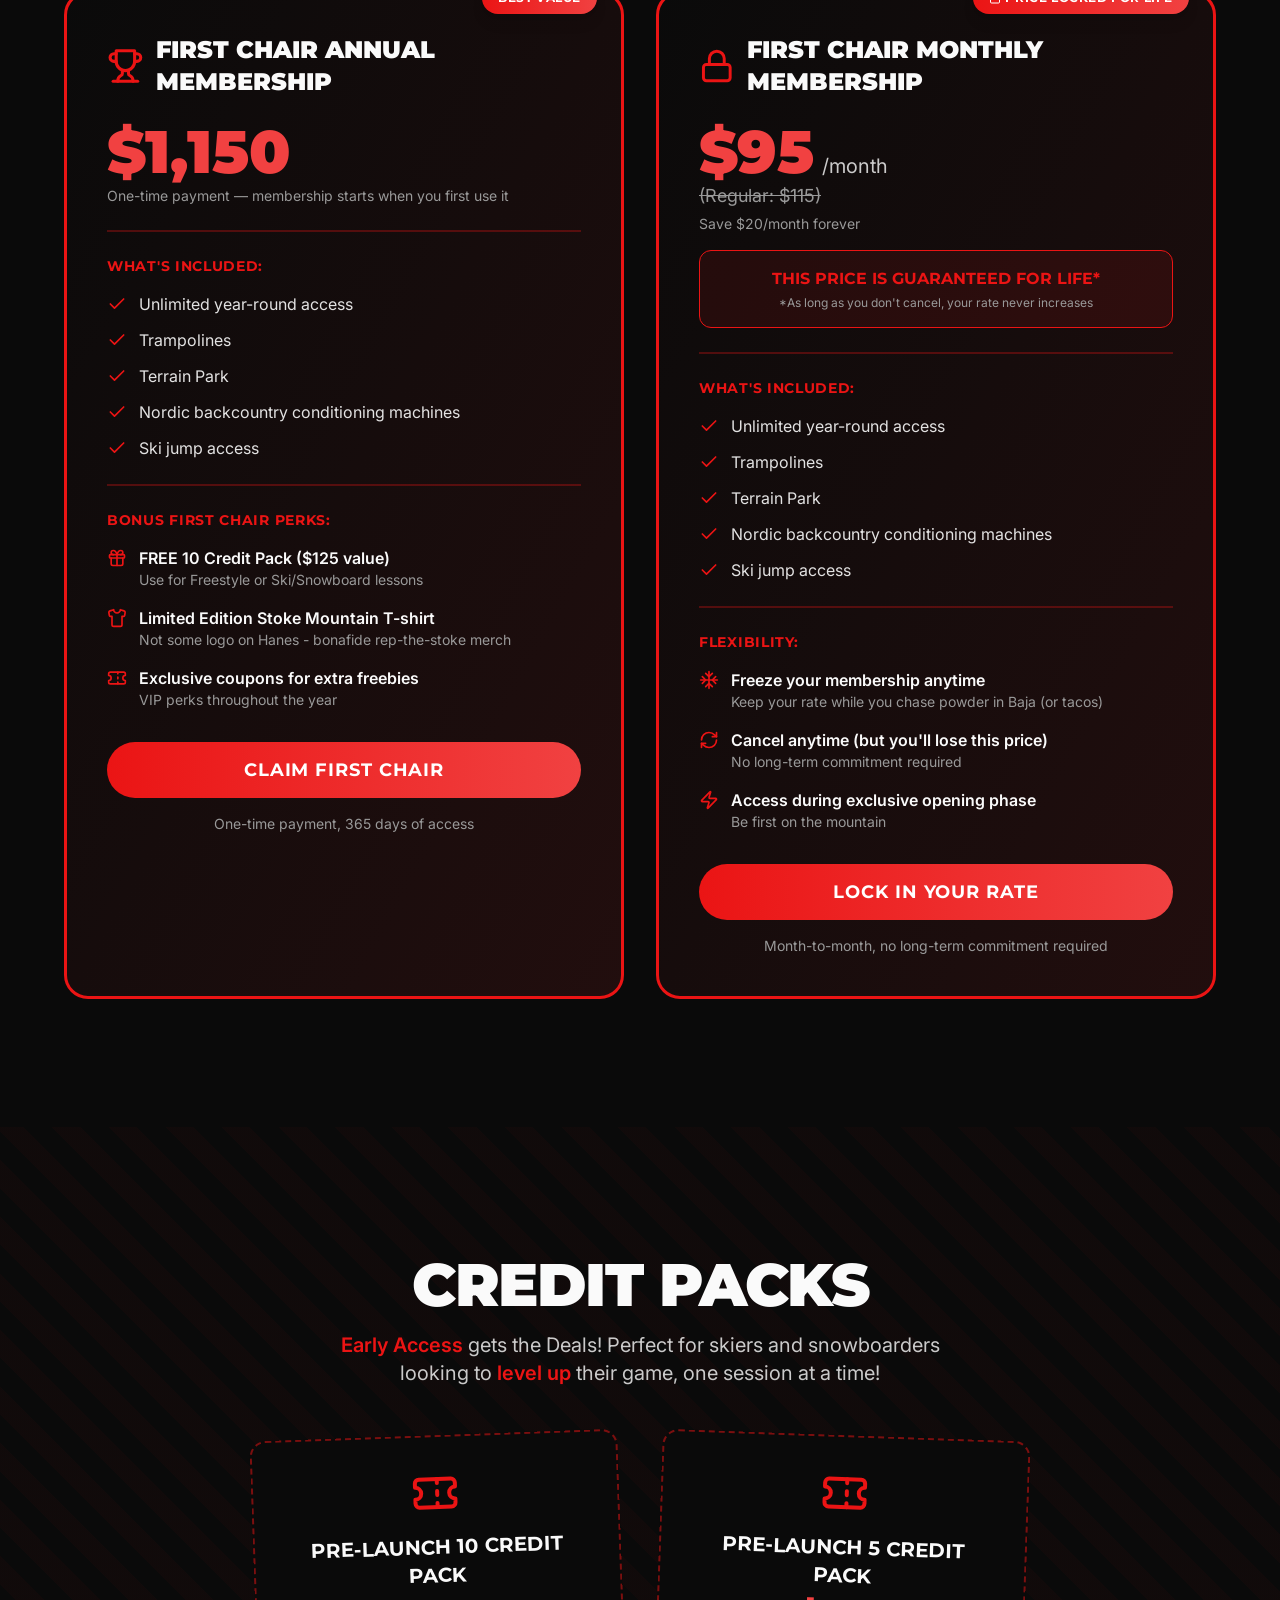
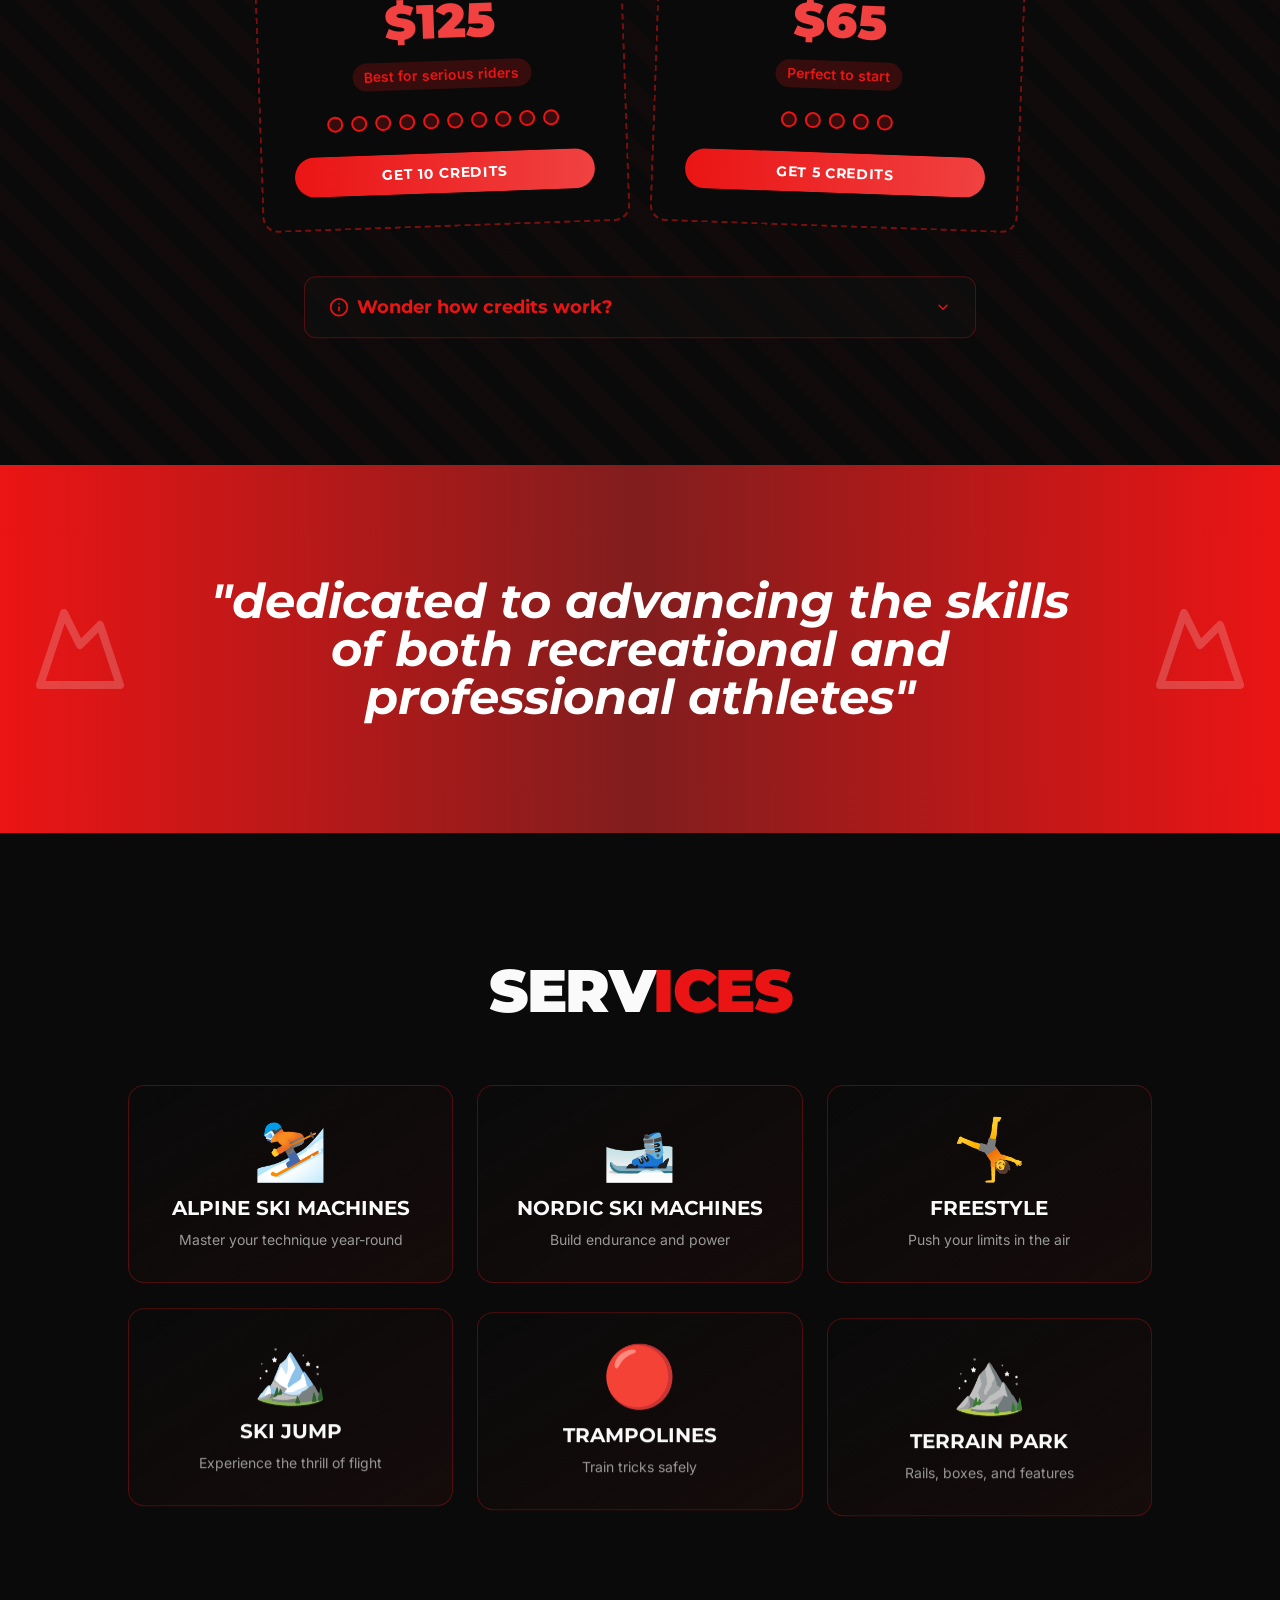
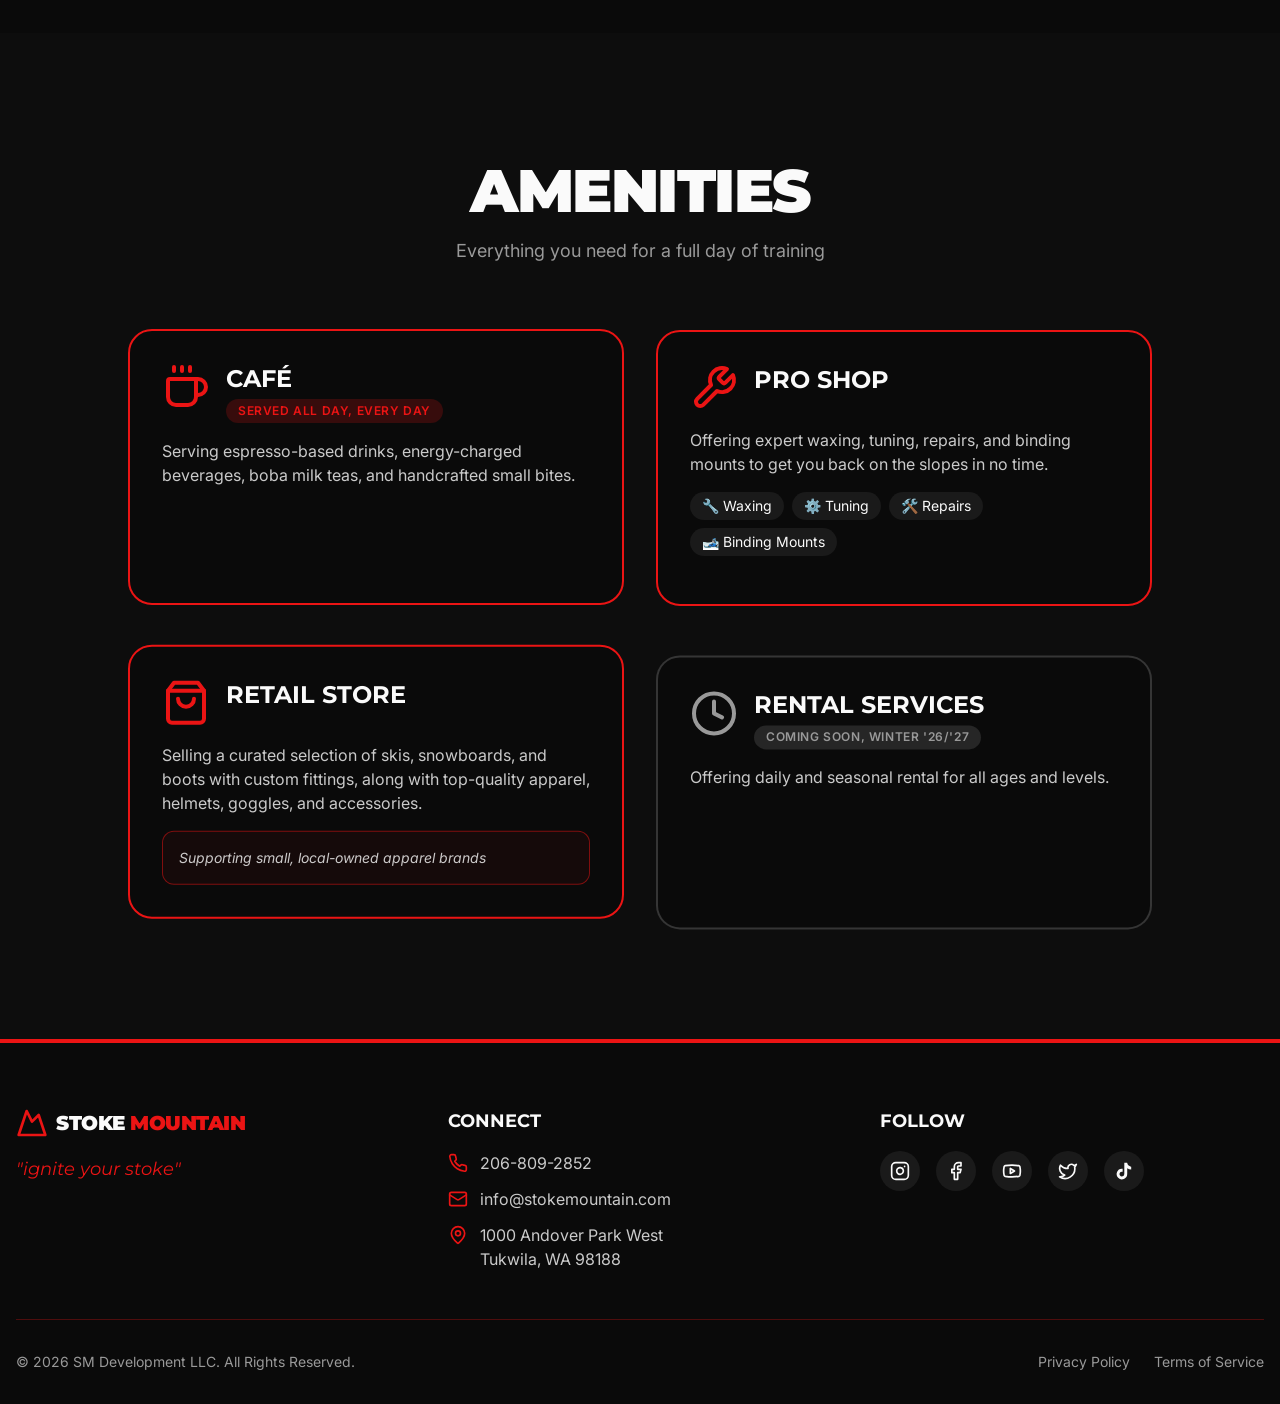
<file: stoke/index.html>
<!DOCTYPE html>
<html lang="en">
  <head>
    <meta charset="UTF-8" />
    <meta name="viewport" content="width=device-width, initial-scale=1.0" />
    <title>Stoke Mountain | Seattle's Indoor Ski & Snowboard Playground</title>
    <meta name="description" content="Stoke Mountain - Seattle's premier indoor ski and snowboard facility. Alpine, Nordic, freestyle, and gravity-fed good times — 365 days a year. Coming January 2026." />
    <meta name="author" content="Stoke Mountain" />
    
    <meta property="og:title" content="Stoke Mountain | Ignite Your Stoke" />
    <meta property="og:description" content="Seattle's newest indoor ski + snowboard playground. Coming January 2026." />
    <meta property="og:type" content="website" />
    <meta property="og:image" content="https://lovable.dev/opengraph-image-p98pqg.png" />
    
    <meta name="twitter:card" content="summary_large_image" />
    <meta name="twitter:site" content="@StokeMountain" />
    <meta name="twitter:image" content="https://lovable.dev/opengraph-image-p98pqg.png" />
    
    <link rel="preconnect" href="https://fonts.googleapis.com">
    <link rel="preconnect" href="https://fonts.gstatic.com" crossorigin>
    <link href="https://fonts.googleapis.com/css2?family=Montserrat:wght@400;500;600;700;800;900&family=Inter:wght@400;500;600;700&display=swap" rel="stylesheet">
    <link rel="icon" type="image/png" href="./favicon.png" />
    <script type="module" crossorigin src="./assets/index-b2ZKXUqR.js"></script>
    <link rel="stylesheet" crossorigin href="./assets/index-C4HGN9ne.css">
  </head>
  <body>
    <div id="root"></div>
  </body>
</html>
</file>
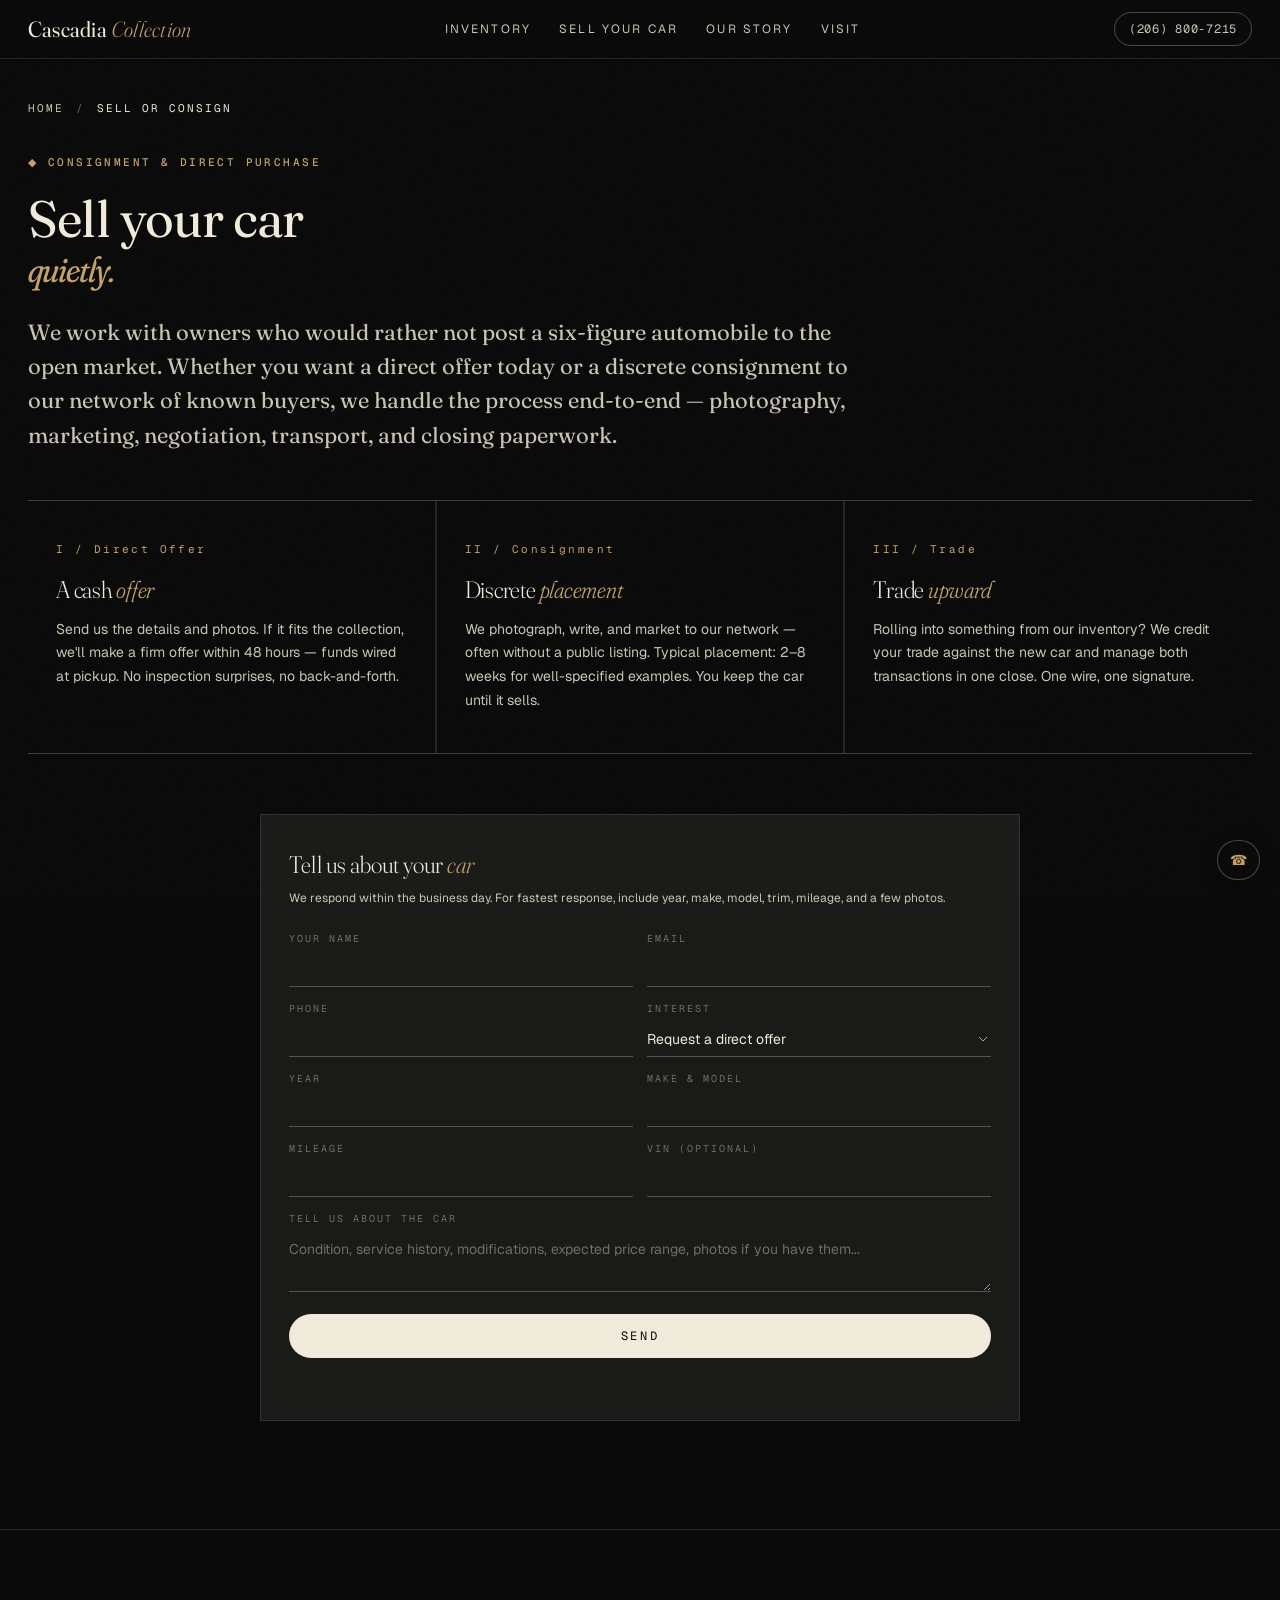
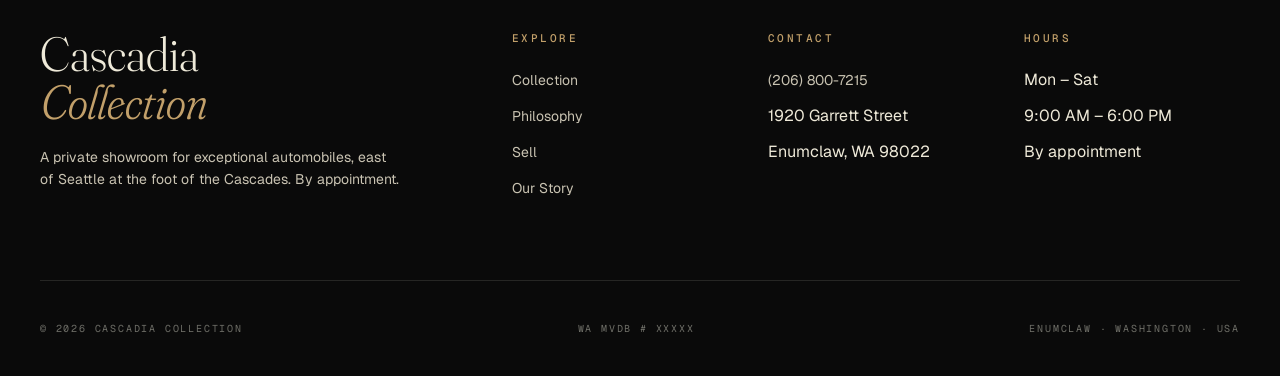
<file: cascadia/sell-your-car.html>
<!DOCTYPE html>
<html lang="en">
<head>
  <meta charset="UTF-8" />
  <meta name="viewport" content="width=device-width, initial-scale=1.0" />
  <title>Sell or Consign Your Car — Cascadia Collection</title>
  <meta name="description" content="Discreet consignment and direct purchase for exotic and luxury automobiles in the Pacific Northwest. We photograph, market, and close — often without a public listing." />
  <link rel="canonical" href="https://cascadiacollection.com/sell-your-car.html" />

  <meta property="og:type" content="website" />
  <meta property="og:title" content="Sell or Consign Your Car — Cascadia Collection" />
  <meta property="og:description" content="Discreet consignment and direct purchase for exotic and luxury automobiles in the Pacific Northwest." />
  <meta property="og:url" content="https://cascadiacollection.com/sell-your-car.html" />
  <meta property="og:image" content="https://cascadiacollection.com/assets/images/og-card.jpg" />
  <meta name="twitter:card" content="summary_large_image" />

  <link rel="preconnect" href="https://fonts.googleapis.com" />
  <link rel="preconnect" href="https://fonts.gstatic.com" crossorigin />
  <link href="https://fonts.googleapis.com/css2?family=Fraunces:ital,opsz,wght,SOFT@0,9..144,300..900,0..100;1,9..144,300..900,0..100&family=Geist:wght@300..800&family=Geist+Mono:wght@400..600&display=swap" rel="stylesheet" />
  <link rel="stylesheet" href="css/base.css" />
  <link rel="stylesheet" href="css/components.css" />
  <link rel="stylesheet" href="css/layout.css" />
  <link rel="stylesheet" href="css/vdp.css" />
  <link rel="stylesheet" href="css/open.css" />
</head>
<body>

  <a class="skip-link" href="#sellForm">Skip to form</a>

  <nav class="top scrolled" id="nav" aria-label="Primary">
    <a href="index.html" class="nav-brand">Cascadia <em>Collection</em></a>
    <div class="nav-links">
      <a href="index.html#collection">Inventory</a>
      <a href="sell-your-car.html">Sell Your Car</a>
      <a href="story.html">Our Story</a>
      <a href="index.html#visit">Visit</a>
    </div>
    <div class="nav-actions">
      <a href="tel:2068007215" class="nav-cta">(206) 800-7215</a>
    </div>
    <button class="hamburger" id="hamburger" aria-label="Menu" aria-expanded="false" aria-controls="mobileMenu"><span></span><span></span><span></span></button>
  </nav>

  <div class="mobile-menu" id="mobileMenu">
    <a href="index.html#collection">Inventory</a>
    <a href="sell-your-car.html">Sell Your Car</a>
    <a href="story.html">Our Story</a>
    <a href="index.html#visit">Visit &amp; Contact</a>
    <a href="tel:2068007215" class="mobile-menu-call">☎ Call (206) 800-7215</a>
    <a href="https://www.google.com/maps/dir/?api=1&destination=Cascadia+Collection+1920+Garrett+Street%2CEnumclaw+WA%2C+98022%2CUS" target="_blank" rel="noopener">↗ Get Directions</a>
  </div>

  <main class="vdp">
    <nav class="vdp-crumbs" aria-label="Breadcrumb">
      <a href="index.html">Home</a>
      <span>/</span>
      <span aria-current="page">Sell or Consign</span>
    </nav>

    <header style="max-width: 820px; margin-bottom: 48px;">
      <span class="eyebrow">◆ Consignment &amp; Direct Purchase</span>
      <h1 class="vdp-title" style="margin-top: 20px;">
        Sell your car <em>quietly.</em>
      </h1>
      <p style="font-family: var(--font-display); font-size: clamp(18px, 1.8vw, 22px); color: var(--bone-dim); line-height: 1.55; margin-top: 28px;">
        We work with owners who would rather not post a six-figure automobile to the open market. Whether you want a direct offer today or a discrete consignment to our network of known buyers, we handle the process end-to-end — photography, marketing, negotiation, transport, and closing paperwork.
      </p>
    </header>

    <section class="experience-grid" style="margin-bottom: 60px;">
      <div class="experience-item">
        <div class="num">I / Direct Offer</div>
        <h3>A cash <em>offer</em></h3>
        <p>Send us the details and photos. If it fits the collection, we'll make a firm offer within 48 hours — funds wired at pickup. No inspection surprises, no back-and-forth.</p>
      </div>
      <div class="experience-item">
        <div class="num">II / Consignment</div>
        <h3>Discrete <em>placement</em></h3>
        <p>We photograph, write, and market to our network — often without a public listing. Typical placement: 2–8 weeks for well-specified examples. You keep the car until it sells.</p>
      </div>
      <div class="experience-item">
        <div class="num">III / Trade</div>
        <h3>Trade <em>upward</em></h3>
        <p>Rolling into something from our inventory? We credit your trade against the new car and manage both transactions in one close. One wire, one signature.</p>
      </div>
    </section>

    <section class="contact-form-wrap" style="max-width: 760px; margin: 0 auto 48px;">
      <form class="contact-form" id="sellForm" data-endpoint="https://formspree.io/f/YOUR_FORM_ID" novalidate>
        <h3>Tell us about your <em>car</em></h3>
        <p class="sub">We respond within the business day. For fastest response, include year, make, model, trim, mileage, and a few photos.</p>

        <div aria-hidden="true" style="position:absolute;left:-10000px;width:1px;height:1px;overflow:hidden;">
          <label>Leave this field empty<input type="text" name="_gotcha" tabindex="-1" autocomplete="off" /></label>
        </div>

        <div class="form-row">
          <div class="form-group"><label for="sellName">Your name</label><input type="text" id="sellName" name="name" required /></div>
          <div class="form-group"><label for="sellEmail">Email</label><input type="email" id="sellEmail" name="email" required /></div>
        </div>
        <div class="form-row">
          <div class="form-group"><label for="sellPhone">Phone</label><input type="tel" id="sellPhone" name="phone" /></div>
          <div class="form-group">
            <label for="sellInterest">Interest</label>
            <select id="sellInterest" name="interest">
              <option value="offer">Request a direct offer</option>
              <option value="consign">Consign with you</option>
              <option value="trade">Trade toward your inventory</option>
              <option value="other">Not sure yet</option>
            </select>
          </div>
        </div>
        <div class="form-row">
          <div class="form-group"><label for="sellYear">Year</label><input type="text" id="sellYear" name="year" /></div>
          <div class="form-group"><label for="sellMakeModel">Make &amp; model</label><input type="text" id="sellMakeModel" name="makeModel" /></div>
        </div>
        <div class="form-row">
          <div class="form-group"><label for="sellMileage">Mileage</label><input type="text" id="sellMileage" name="mileage" /></div>
          <div class="form-group"><label for="sellVin">VIN (optional)</label><input type="text" id="sellVin" name="vin" /></div>
        </div>
        <div class="form-row">
          <div class="form-group full">
            <label for="sellMessage">Tell us about the car</label>
            <textarea id="sellMessage" name="message" placeholder="Condition, service history, modifications, expected price range, photos if you have them..."></textarea>
          </div>
        </div>

        <button type="submit" class="form-submit">Send</button>
        <div class="form-status" id="sellStatus" role="status" aria-live="polite"></div>
      </form>
    </section>
  </main>

  <footer>
    <div class="footer-grid">
      <div>
        <div class="footer-brand">Cascadia<br /><em>Collection</em></div>
        <p class="footer-tagline">A private showroom for exceptional automobiles, east of Seattle at the foot of the Cascades. By appointment.</p>
      </div>
      <div class="footer-col">
        <h4>Explore</h4>
        <ul>
          <li><a href="index.html#collection">Collection</a></li>
          <li><a href="index.html#philosophy">Philosophy</a></li>
          <li><a href="sell-your-car.html">Sell</a></li>
          <li><a href="story.html">Our Story</a></li>
        </ul>
      </div>
      <div class="footer-col">
        <h4>Contact</h4>
        <ul>
          <li><a href="tel:2068007215">(206) 800-7215</a></li>
          <li>1920 Garrett Street</li>
          <li>Enumclaw, WA 98022</li>
        </ul>
      </div>
      <div class="footer-col">
        <h4>Hours</h4>
        <ul>
          <li>Mon – Sat</li>
          <li>9:00 AM – 6:00 PM</li>
          <li>By appointment</li>
        </ul>
      </div>
    </div>
    <div class="footer-bottom">
      <span>© <span id="year"></span> Cascadia Collection</span>
      <span>WA MVDB # XXXXX</span>
      <span>Enumclaw · Washington · USA</span>
    </div>
  </footer>

  <div class="action-bar" role="region" aria-label="Quick actions">
    <a href="tel:2068007215" class="action-bar-btn"><span class="ico" aria-hidden="true">☎</span><span>Call</span></a>
    <a href="#sellForm" class="action-bar-btn"><span class="ico" aria-hidden="true">✦</span><span>Send Details</span></a>
    <a href="https://www.google.com/maps/dir/?api=1&destination=Cascadia+Collection+1920+Garrett+Street%2CEnumclaw+WA%2C+98022%2CUS" target="_blank" rel="noopener" class="action-bar-btn"><span class="ico" aria-hidden="true">↗</span><span>Directions</span></a>
  </div>

  <a href="tel:2068007215" class="floating-call" aria-label="Call Cascadia Collection">
    <span class="ico" aria-hidden="true">☎</span><span class="lbl">(206) 800-7215</span>
  </a>

  <script>
    document.getElementById('year').textContent = new Date().getFullYear();
    (function () {
      var h = document.getElementById('hamburger'), m = document.getElementById('mobileMenu');
      if (h && m) {
        h.addEventListener('click', function () {
          var open = m.classList.toggle('open');
          h.classList.toggle('open', open);
          h.setAttribute('aria-expanded', open ? 'true' : 'false');
          document.body.style.overflow = open ? 'hidden' : '';
        });
      }
      var form = document.getElementById('sellForm');
      if (!form) return;
      var status = document.getElementById('sellStatus');
      var submit = form.querySelector('.form-submit');
      form.addEventListener('submit', function (e) {
        e.preventDefault();
        var endpoint = form.dataset.endpoint;
        var honey = form.querySelector('[name="_gotcha"]');
        if (honey && honey.value) { status.textContent = '✓ Thank you.'; return; }
        status.textContent = 'Sending…';
        submit.disabled = true;
        var finish = function (ok) {
          status.textContent = ok ? '✓ Thank you — we will be in touch shortly.' : '✗ Something went wrong. Please call (206) 800-7215.';
          if (ok) form.reset();
          submit.disabled = false;
          setTimeout(function(){ status.textContent = ''; }, 6000);
        };
        if (!endpoint || endpoint.indexOf('YOUR_FORM_ID') !== -1) { setTimeout(function(){ finish(true); }, 700); return; }
        fetch(endpoint, { method: 'POST', body: new FormData(form), headers: { Accept: 'application/json' } })
          .then(function (r) { finish(r.ok); })
          .catch(function () { finish(false); });
      });
    })();
  </script>
</body>
</html>
</file>
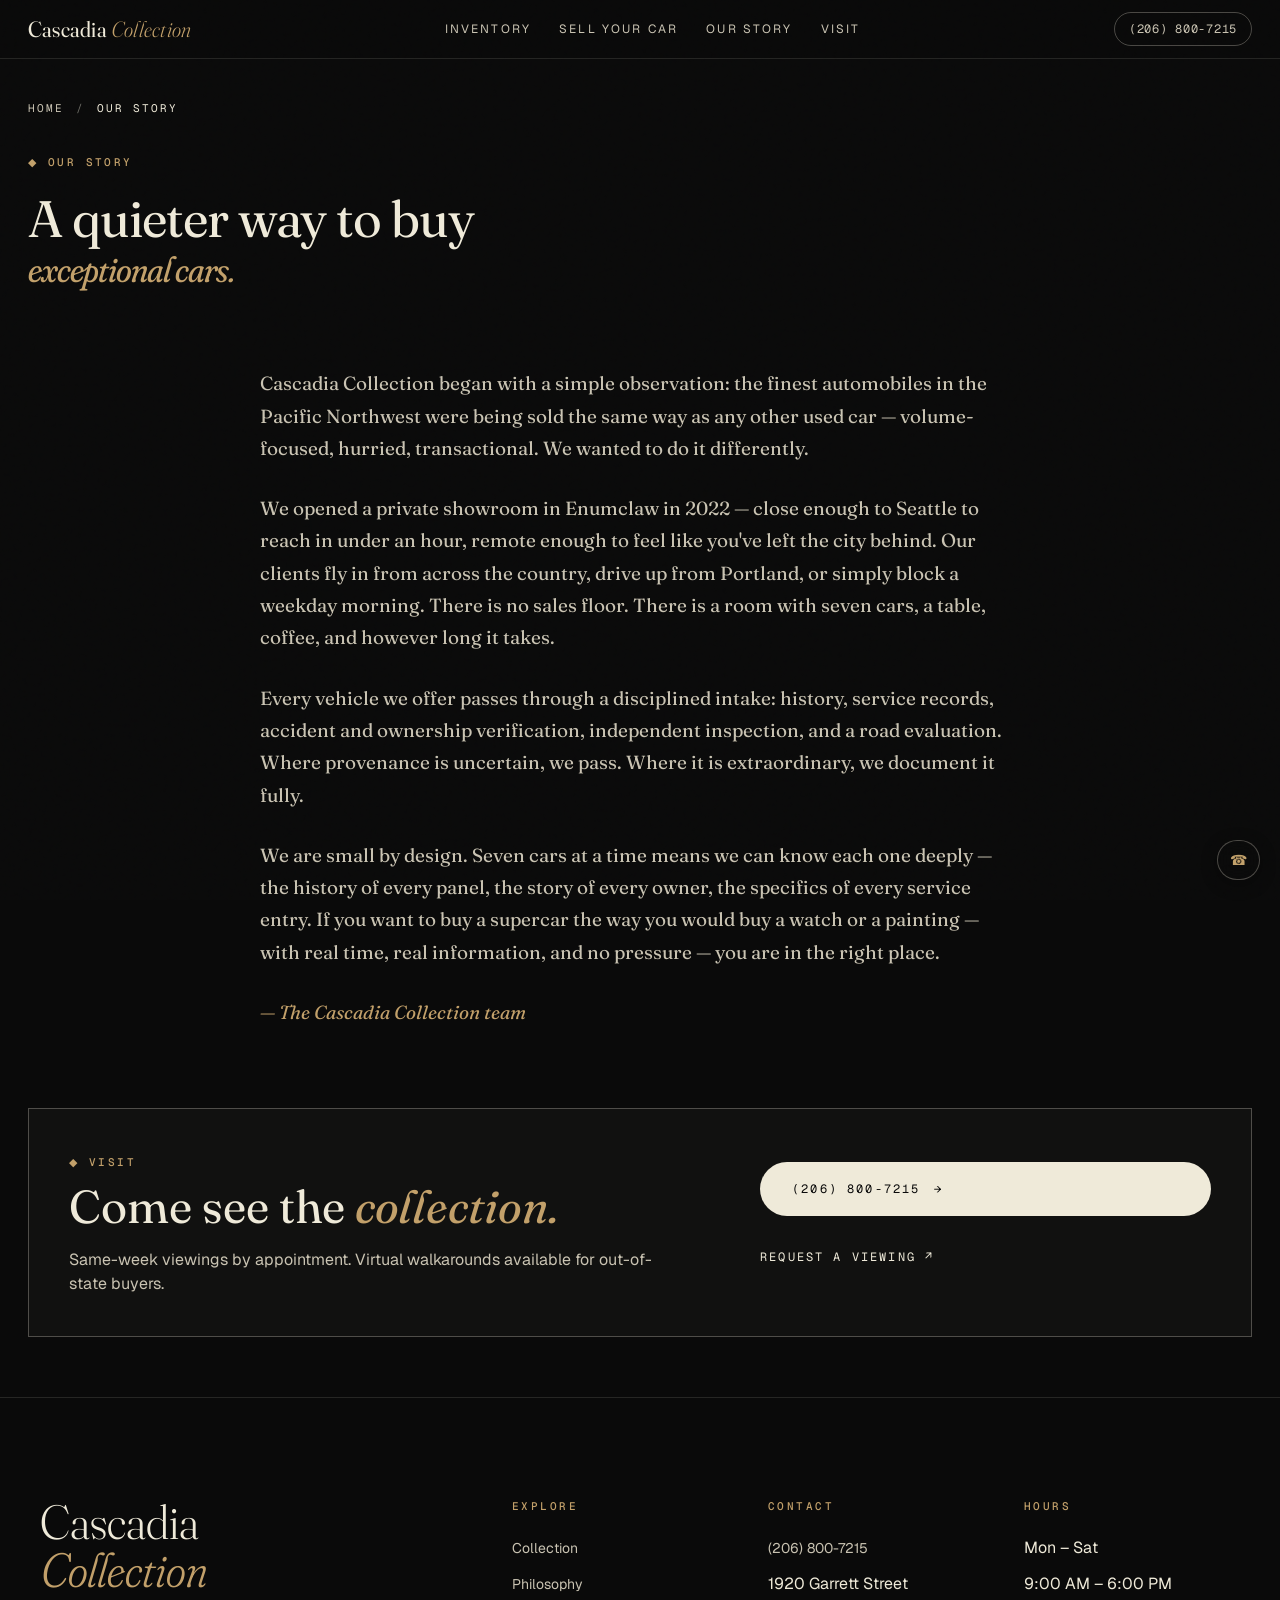
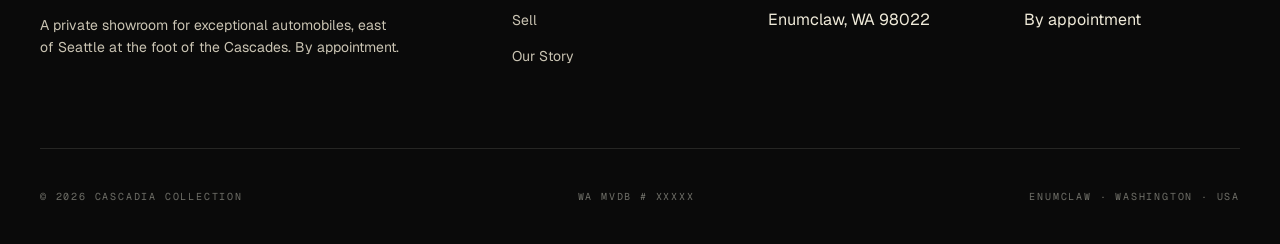
<file: cascadia/story.html>
<!DOCTYPE html>
<html lang="en">
<head>
  <meta charset="UTF-8" />
  <meta name="viewport" content="width=device-width, initial-scale=1.0" />
  <title>Our Story — Cascadia Collection</title>
  <meta name="description" content="How Cascadia Collection came to be — an exotic automobile atelier in the foothills east of Seattle, founded on the principle that great cars deserve considered placement." />
  <link rel="canonical" href="https://cascadiacollection.com/story.html" />

  <meta property="og:type" content="website" />
  <meta property="og:title" content="Our Story — Cascadia Collection" />
  <meta property="og:description" content="A private exotic car showroom in Enumclaw, Washington, founded on the principle that great cars deserve considered placement." />
  <meta property="og:url" content="https://cascadiacollection.com/story.html" />
  <meta property="og:image" content="https://cascadiacollection.com/assets/images/og-card.jpg" />
  <meta name="twitter:card" content="summary_large_image" />

  <link rel="preconnect" href="https://fonts.googleapis.com" />
  <link rel="preconnect" href="https://fonts.gstatic.com" crossorigin />
  <link href="https://fonts.googleapis.com/css2?family=Fraunces:ital,opsz,wght,SOFT@0,9..144,300..900,0..100;1,9..144,300..900,0..100&family=Geist:wght@300..800&family=Geist+Mono:wght@400..600&display=swap" rel="stylesheet" />
  <link rel="stylesheet" href="css/base.css" />
  <link rel="stylesheet" href="css/components.css" />
  <link rel="stylesheet" href="css/layout.css" />
  <link rel="stylesheet" href="css/vdp.css" />
  <link rel="stylesheet" href="css/open.css" />
</head>
<body>

  <a class="skip-link" href="#main">Skip to content</a>

  <nav class="top scrolled" id="nav" aria-label="Primary">
    <a href="index.html" class="nav-brand">Cascadia <em>Collection</em></a>
    <div class="nav-links">
      <a href="index.html#collection">Inventory</a>
      <a href="sell-your-car.html">Sell Your Car</a>
      <a href="story.html">Our Story</a>
      <a href="index.html#visit">Visit</a>
    </div>
    <div class="nav-actions">
      <a href="tel:2068007215" class="nav-cta">(206) 800-7215</a>
    </div>
    <button class="hamburger" id="hamburger" aria-label="Menu" aria-expanded="false" aria-controls="mobileMenu"><span></span><span></span><span></span></button>
  </nav>

  <div class="mobile-menu" id="mobileMenu">
    <a href="index.html#collection">Inventory</a>
    <a href="sell-your-car.html">Sell Your Car</a>
    <a href="story.html">Our Story</a>
    <a href="index.html#visit">Visit &amp; Contact</a>
    <a href="tel:2068007215" class="mobile-menu-call">☎ Call (206) 800-7215</a>
    <a href="https://www.google.com/maps/dir/?api=1&destination=Cascadia+Collection+1920+Garrett+Street%2CEnumclaw+WA%2C+98022%2CUS" target="_blank" rel="noopener">↗ Get Directions</a>
  </div>

  <main class="vdp" id="main">
    <nav class="vdp-crumbs" aria-label="Breadcrumb">
      <a href="index.html">Home</a>
      <span>/</span>
      <span aria-current="page">Our Story</span>
    </nav>

    <header style="max-width: 820px; margin-bottom: 80px;">
      <span class="eyebrow">◆ Our Story</span>
      <h1 class="vdp-title" style="margin-top: 20px;">
        A quieter way to buy <em>exceptional cars.</em>
      </h1>
    </header>

    <section style="max-width: 760px; margin: 0 auto 80px; font-family: var(--font-display); font-size: clamp(17px, 1.5vw, 19px); line-height: 1.7; color: var(--bone-dim);">
      <p style="margin-bottom: 28px;">
        <!-- TODO: Replace with the owner's real story. Keep it first-person. -->
        Cascadia Collection began with a simple observation: the finest automobiles in the Pacific Northwest were being sold the same way as any other used car — volume-focused, hurried, transactional. We wanted to do it differently.
      </p>
      <p style="margin-bottom: 28px;">
        We opened a private showroom in Enumclaw in 2022 — close enough to Seattle to reach in under an hour, remote enough to feel like you've left the city behind. Our clients fly in from across the country, drive up from Portland, or simply block a weekday morning. There is no sales floor. There is a room with seven cars, a table, coffee, and however long it takes.
      </p>
      <p style="margin-bottom: 28px;">
        Every vehicle we offer passes through a disciplined intake: history, service records, accident and ownership verification, independent inspection, and a road evaluation. Where provenance is uncertain, we pass. Where it is extraordinary, we document it fully.
      </p>
      <p style="margin-bottom: 28px;">
        We are small by design. Seven cars at a time means we can know each one deeply — the history of every panel, the story of every owner, the specifics of every service entry. If you want to buy a supercar the way you would buy a watch or a painting — with real time, real information, and no pressure — you are in the right place.
      </p>
      <p>
        <!-- TODO: Sign with the owner's name. -->
        <em class="emphasis">— The Cascadia Collection team</em>
      </p>
    </section>

    <aside class="vdp-footer-cta">
      <div>
        <span class="eyebrow">◆ Visit</span>
        <h2>Come see the <em>collection.</em></h2>
        <p>Same-week viewings by appointment. Virtual walkarounds available for out-of-state buyers.</p>
      </div>
      <div class="vdp-footer-actions">
        <a href="tel:2068007215" class="btn-primary"><span>(206) 800-7215</span><span class="arrow">→</span></a>
        <a href="index.html#visit" class="btn-ghost">Request a viewing ↗</a>
      </div>
    </aside>
  </main>

  <footer>
    <div class="footer-grid">
      <div>
        <div class="footer-brand">Cascadia<br /><em>Collection</em></div>
        <p class="footer-tagline">A private showroom for exceptional automobiles, east of Seattle at the foot of the Cascades. By appointment.</p>
      </div>
      <div class="footer-col">
        <h4>Explore</h4>
        <ul>
          <li><a href="index.html#collection">Collection</a></li>
          <li><a href="index.html#philosophy">Philosophy</a></li>
          <li><a href="sell-your-car.html">Sell</a></li>
          <li><a href="story.html">Our Story</a></li>
        </ul>
      </div>
      <div class="footer-col">
        <h4>Contact</h4>
        <ul>
          <li><a href="tel:2068007215">(206) 800-7215</a></li>
          <li>1920 Garrett Street</li>
          <li>Enumclaw, WA 98022</li>
        </ul>
      </div>
      <div class="footer-col">
        <h4>Hours</h4>
        <ul>
          <li>Mon – Sat</li>
          <li>9:00 AM – 6:00 PM</li>
          <li>By appointment</li>
        </ul>
      </div>
    </div>
    <div class="footer-bottom">
      <span>© <span id="year"></span> Cascadia Collection</span>
      <span>WA MVDB # XXXXX</span>
      <span>Enumclaw · Washington · USA</span>
    </div>
  </footer>

  <div class="action-bar" role="region" aria-label="Quick actions">
    <a href="tel:2068007215" class="action-bar-btn"><span class="ico" aria-hidden="true">☎</span><span>Call</span></a>
    <a href="index.html#visit" class="action-bar-btn"><span class="ico" aria-hidden="true">✦</span><span>Book Viewing</span></a>
    <a href="https://www.google.com/maps/dir/?api=1&destination=Cascadia+Collection+1920+Garrett+Street%2CEnumclaw+WA%2C+98022%2CUS" target="_blank" rel="noopener" class="action-bar-btn"><span class="ico" aria-hidden="true">↗</span><span>Directions</span></a>
  </div>

  <a href="tel:2068007215" class="floating-call" aria-label="Call Cascadia Collection">
    <span class="ico" aria-hidden="true">☎</span><span class="lbl">(206) 800-7215</span>
  </a>

  <script>
    document.getElementById('year').textContent = new Date().getFullYear();
    (function () {
      var h = document.getElementById('hamburger'), m = document.getElementById('mobileMenu');
      if (!h || !m) return;
      h.addEventListener('click', function () {
        var open = m.classList.toggle('open');
        h.classList.toggle('open', open);
        h.setAttribute('aria-expanded', open ? 'true' : 'false');
        document.body.style.overflow = open ? 'hidden' : '';
      });
    })();
  </script>
</body>
</html>
</file>
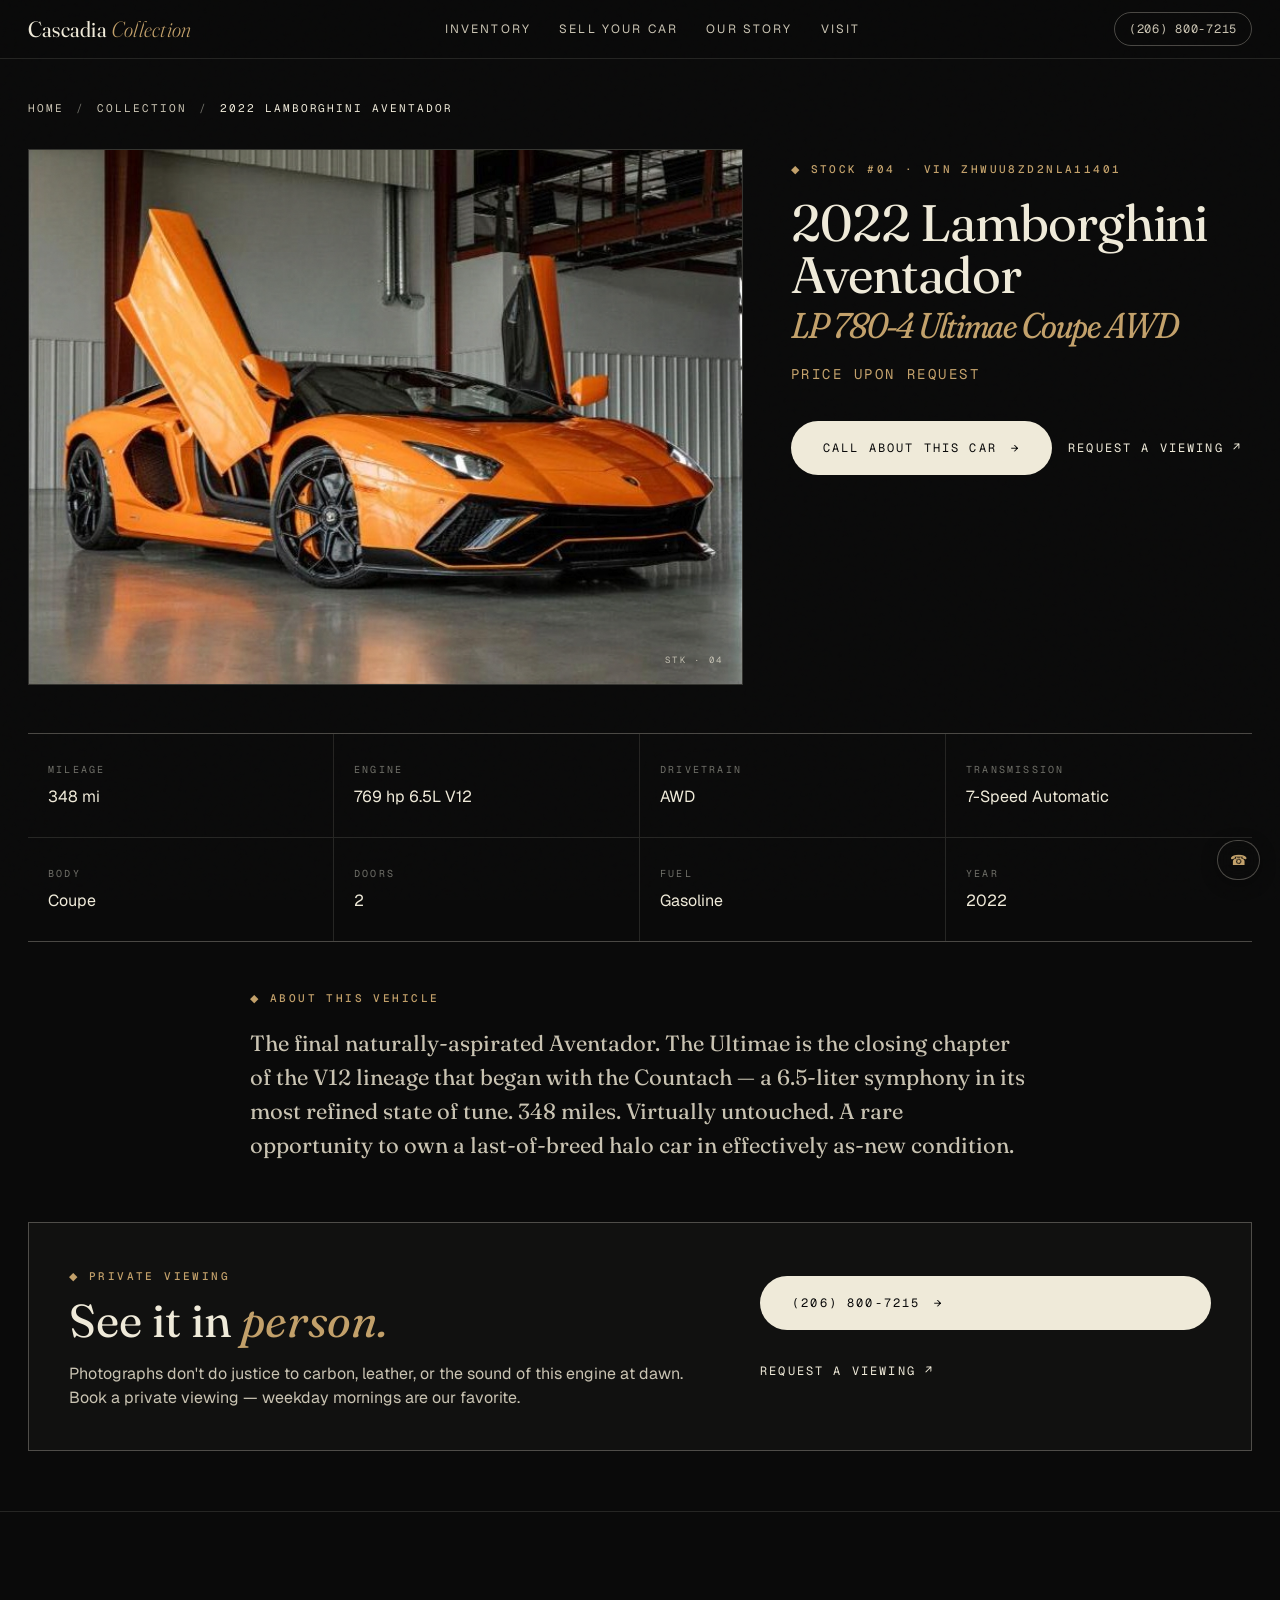
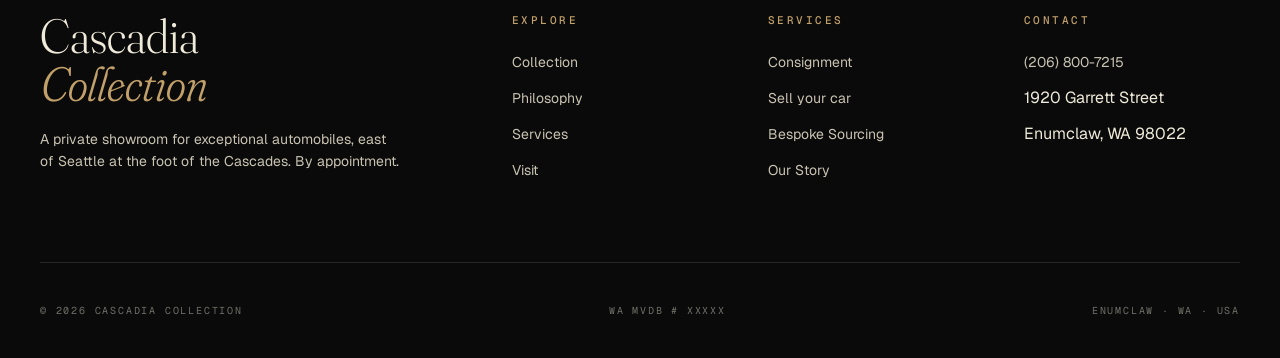
<file: cascadia/inventory/aventador-ultimae.html>
<!DOCTYPE html>
<html lang="en">
<head>
  <meta charset="UTF-8" />
  <meta name="viewport" content="width=device-width, initial-scale=1.0" />
  <title>2022 Lamborghini Aventador LP 780-4 Ultimae Coupe AWD — Cascadia Collection</title>
  <meta name="description" content="The final naturally-aspirated Aventador. The Ultimae is the closing chapter of the V12 lineage that began with the Countach — a 6.5-liter symphony in its…" />
  <link rel="canonical" href="https://cascadiacollection.com/inventory/aventador-ultimae.html" />

  <meta property="og:type" content="product" />
  <meta property="og:title" content="2022 Lamborghini Aventador LP 780-4 Ultimae Coupe AWD — Cascadia Collection" />
  <meta property="og:description" content="The final naturally-aspirated Aventador. The Ultimae is the closing chapter of the V12 lineage that began with the Countach — a 6.5-liter symphony in its…" />
  <meta property="og:url" content="https://cascadiacollection.com/inventory/aventador-ultimae.html" />
  <meta property="og:image" content="" />
  <meta name="twitter:card" content="summary_large_image" />
  <meta name="twitter:title" content="2022 Lamborghini Aventador LP 780-4 Ultimae Coupe AWD — Cascadia Collection" />
  <meta name="twitter:description" content="The final naturally-aspirated Aventador. The Ultimae is the closing chapter of the V12 lineage that began with the Countach — a 6.5-liter symphony in its…" />
  <meta name="twitter:image" content="" />

  <link rel="preconnect" href="https://fonts.googleapis.com" />
  <link rel="preconnect" href="https://fonts.gstatic.com" crossorigin />
  <link href="https://fonts.googleapis.com/css2?family=Fraunces:ital,opsz,wght,SOFT@0,9..144,300..900,0..100;1,9..144,300..900,0..100&family=Geist:wght@300..800&family=Geist+Mono:wght@400..600&display=swap" rel="stylesheet" />
  <link rel="stylesheet" href="../css/base.css" />
  <link rel="stylesheet" href="../css/components.css" />
  <link rel="stylesheet" href="../css/layout.css" />
  <link rel="stylesheet" href="../css/vdp.css" />
  <link rel="stylesheet" href="../css/open.css" />

  <script type="application/ld+json">{"@context":"https://schema.org","@type":"Car","name":"2022 Lamborghini Aventador LP 780-4 Ultimae Coupe AWD","brand":{"@type":"Brand","name":"Lamborghini"},"model":"Aventador","vehicleModelDate":"2022","vehicleIdentificationNumber":"ZHWUU8ZD2NLA11401","bodyType":"Coupe","numberOfDoors":2,"vehicleTransmission":"7-Speed Automatic","driveWheelConfiguration":"AWD","fuelType":"Gasoline","mileageFromOdometer":{"@type":"QuantitativeValue","value":348,"unitCode":"SMI"},"description":"The final naturally-aspirated Aventador. The Ultimae is the closing chapter of the V12 lineage that began with the Countach — a 6.5-liter symphony in its most refined state of tune. 348 miles. Virtually untouched. A rare opportunity to own a last-of-breed halo car in effectively as-new condition.","image":[""],"url":"https://cascadiacollection.com/inventory/aventador-ultimae.html","offers":{"@type":"Offer","availability":"https://schema.org/InStock","priceCurrency":"USD","itemCondition":"https://schema.org/UsedCondition","url":"https://cascadiacollection.com/inventory/aventador-ultimae.html","seller":{"@type":"AutoDealer","name":"Cascadia Collection","telephone":"(206) 800-7215"}}}</script>
  <script type="application/ld+json">{"@context":"https://schema.org","@type":"BreadcrumbList","itemListElement":[{"@type":"ListItem","position":1,"name":"Home","item":"https://cascadiacollection.com/"},{"@type":"ListItem","position":2,"name":"Collection","item":"https://cascadiacollection.com/#collection"},{"@type":"ListItem","position":3,"name":"2022 Lamborghini Aventador LP 780-4 Ultimae Coupe AWD","item":"https://cascadiacollection.com/inventory/aventador-ultimae.html"}]}</script>
</head>
<body>

  <a class="skip-link" href="#main">Skip to details</a>

  <nav class="top scrolled" id="nav" aria-label="Primary">
    <a href="../index.html" class="nav-brand">Cascadia <em>Collection</em></a>
    <div class="nav-links">
      <a href="../index.html#collection">Inventory</a>
      <a href="../sell-your-car.html">Sell Your Car</a>
      <a href="../story.html">Our Story</a>
      <a href="../index.html#visit">Visit</a>
    </div>
    <div class="nav-actions">
      <a href="tel:2068007215" class="nav-cta">(206) 800-7215</a>
    </div>
    <button class="hamburger" id="hamburger" aria-label="Menu" aria-expanded="false" aria-controls="mobileMenu"><span></span><span></span><span></span></button>
  </nav>

  <div class="mobile-menu" id="mobileMenu">
    <a href="../index.html#collection">Inventory</a>
    <a href="../sell-your-car.html">Sell Your Car</a>
    <a href="../story.html">Our Story</a>
    <a href="../index.html#visit">Visit &amp; Contact</a>
    <a href="tel:2068007215" class="mobile-menu-call">☎ Call (206) 800-7215</a>
    <a href="https://www.google.com/maps/dir/?api=1&destination=Cascadia+Collection+1920+Garrett+Street%2CEnumclaw+WA%2C+98022%2CUS" target="_blank" rel="noopener">↗ Get Directions</a>
  </div>

  <main class="vdp" id="main">
    <nav class="vdp-crumbs" aria-label="Breadcrumb">
      <a href="../index.html">Home</a>
      <span>/</span>
      <a href="../index.html#collection">Collection</a>
      <span>/</span>
      <span aria-current="page">2022 Lamborghini Aventador</span>
    </nav>

    <article class="vdp-hero">
      <div class="vdp-img">
        <div class="vehicle-stock">STK · 04</div>
        <img src="../assets/images/aventador.jpg" alt="2022 Lamborghini Aventador" style="width:100%;height:100%;object-fit:cover;" />
      </div>

      <div class="vdp-head">
        <span class="eyebrow">◆ Stock #04 · VIN ZHWUU8ZD2NLA11401</span>
        <h1 class="vdp-title">
          2022 Lamborghini Aventador<br/>
          <em>LP 780-4 Ultimae Coupe AWD</em>
        </h1>
        <div class="vdp-price inquire">Price upon request</div>

        <div class="vdp-cta">
          <a href="tel:2068007215" class="btn-primary">
            <span>Call About This Car</span>
            <span class="arrow">→</span>
          </a>
          <a href="../index.html?vehicle=aventador-ultimae#visit" class="btn-ghost">Request a viewing ↗</a>
        </div>
      </div>
    </article>

    <section class="vdp-specs" aria-label="Specifications">
      <div class="spec"><div class="label">Mileage</div><div class="value">348 mi</div></div>
      <div class="spec"><div class="label">Engine</div><div class="value">769 hp 6.5L V12</div></div>
      <div class="spec"><div class="label">Drivetrain</div><div class="value">AWD</div></div>
      <div class="spec"><div class="label">Transmission</div><div class="value">7-Speed Automatic</div></div>
      <div class="spec"><div class="label">Body</div><div class="value">Coupe</div></div>
      <div class="spec"><div class="label">Doors</div><div class="value">2</div></div>
      <div class="spec"><div class="label">Fuel</div><div class="value">Gasoline</div></div>
      <div class="spec"><div class="label">Year</div><div class="value">2022</div></div>
    </section>

    <section class="vdp-desc">
      <span class="eyebrow">◆ About This Vehicle</span>
      <p>The final naturally-aspirated Aventador. The Ultimae is the closing chapter of the V12 lineage that began with the Countach — a 6.5-liter symphony in its most refined state of tune. 348 miles. Virtually untouched. A rare opportunity to own a last-of-breed halo car in effectively as-new condition.</p>
    </section>

    <aside class="vdp-footer-cta">
      <div>
        <span class="eyebrow">◆ Private Viewing</span>
        <h2>See it in <em>person.</em></h2>
        <p>Photographs don't do justice to carbon, leather, or the sound of this engine at dawn. Book a private viewing — weekday mornings are our favorite.</p>
      </div>
      <div class="vdp-footer-actions">
        <a href="tel:2068007215" class="btn-primary">
          <span>(206) 800-7215</span>
          <span class="arrow">→</span>
        </a>
        <a href="../index.html?vehicle=aventador-ultimae#visit" class="btn-ghost">Request a viewing ↗</a>
      </div>
    </aside>
  </main>

  <footer>
    <div class="footer-grid">
      <div>
        <div class="footer-brand">Cascadia<br /><em>Collection</em></div>
        <p class="footer-tagline">A private showroom for exceptional automobiles, east of Seattle at the foot of the Cascades. By appointment.</p>
      </div>
      <div class="footer-col">
        <h4>Explore</h4>
        <ul>
          <li><a href="../index.html#collection">Collection</a></li>
          <li><a href="../index.html#philosophy">Philosophy</a></li>
          <li><a href="../index.html#experience">Services</a></li>
          <li><a href="../index.html#visit">Visit</a></li>
        </ul>
      </div>
      <div class="footer-col">
        <h4>Services</h4>
        <ul>
          <li><a href="../sell-your-car.html">Consignment</a></li>
          <li><a href="../sell-your-car.html">Sell your car</a></li>
          <li><a href="../index.html#experience">Bespoke Sourcing</a></li>
          <li><a href="../story.html">Our Story</a></li>
        </ul>
      </div>
      <div class="footer-col">
        <h4>Contact</h4>
        <ul>
          <li><a href="tel:2068007215">(206) 800-7215</a></li>
          <li>1920 Garrett Street</li>
          <li>Enumclaw, WA 98022</li>
        </ul>
      </div>
    </div>
    <div class="footer-bottom">
      <span>© <span id="year"></span> Cascadia Collection</span>
      <span>WA MVDB # XXXXX</span>
      <span>Enumclaw · WA · USA</span>
    </div>
  </footer>

  <div class="action-bar" role="region" aria-label="Quick actions">
    <a href="tel:2068007215" class="action-bar-btn"><span class="ico" aria-hidden="true">☎</span><span>Call</span></a>
    <a href="../index.html?vehicle=aventador-ultimae#visit" class="action-bar-btn"><span class="ico" aria-hidden="true">✦</span><span>Book Viewing</span></a>
    <a href="https://www.google.com/maps/dir/?api=1&destination=Cascadia+Collection+1920+Garrett+Street%2CEnumclaw+WA%2C+98022%2CUS" target="_blank" rel="noopener" class="action-bar-btn"><span class="ico" aria-hidden="true">↗</span><span>Directions</span></a>
  </div>

  <a href="tel:2068007215" class="floating-call" aria-label="Call Cascadia Collection">
    <span class="ico" aria-hidden="true">☎</span><span class="lbl">(206) 800-7215</span>
  </a>

  <script src="../js/vdp.js"></script>
  <script>
    // Minimal VDP behaviors: year, mobile menu toggle.
    document.getElementById('year').textContent = new Date().getFullYear();
    (function () {
      var h = document.getElementById('hamburger'), m = document.getElementById('mobileMenu');
      if (!h || !m) return;
      h.addEventListener('click', function () {
        var open = m.classList.toggle('open');
        h.classList.toggle('open', open);
        h.setAttribute('aria-expanded', open ? 'true' : 'false');
        document.body.style.overflow = open ? 'hidden' : '';
      });
    })();
  </script>
</body>
</html>
</file>
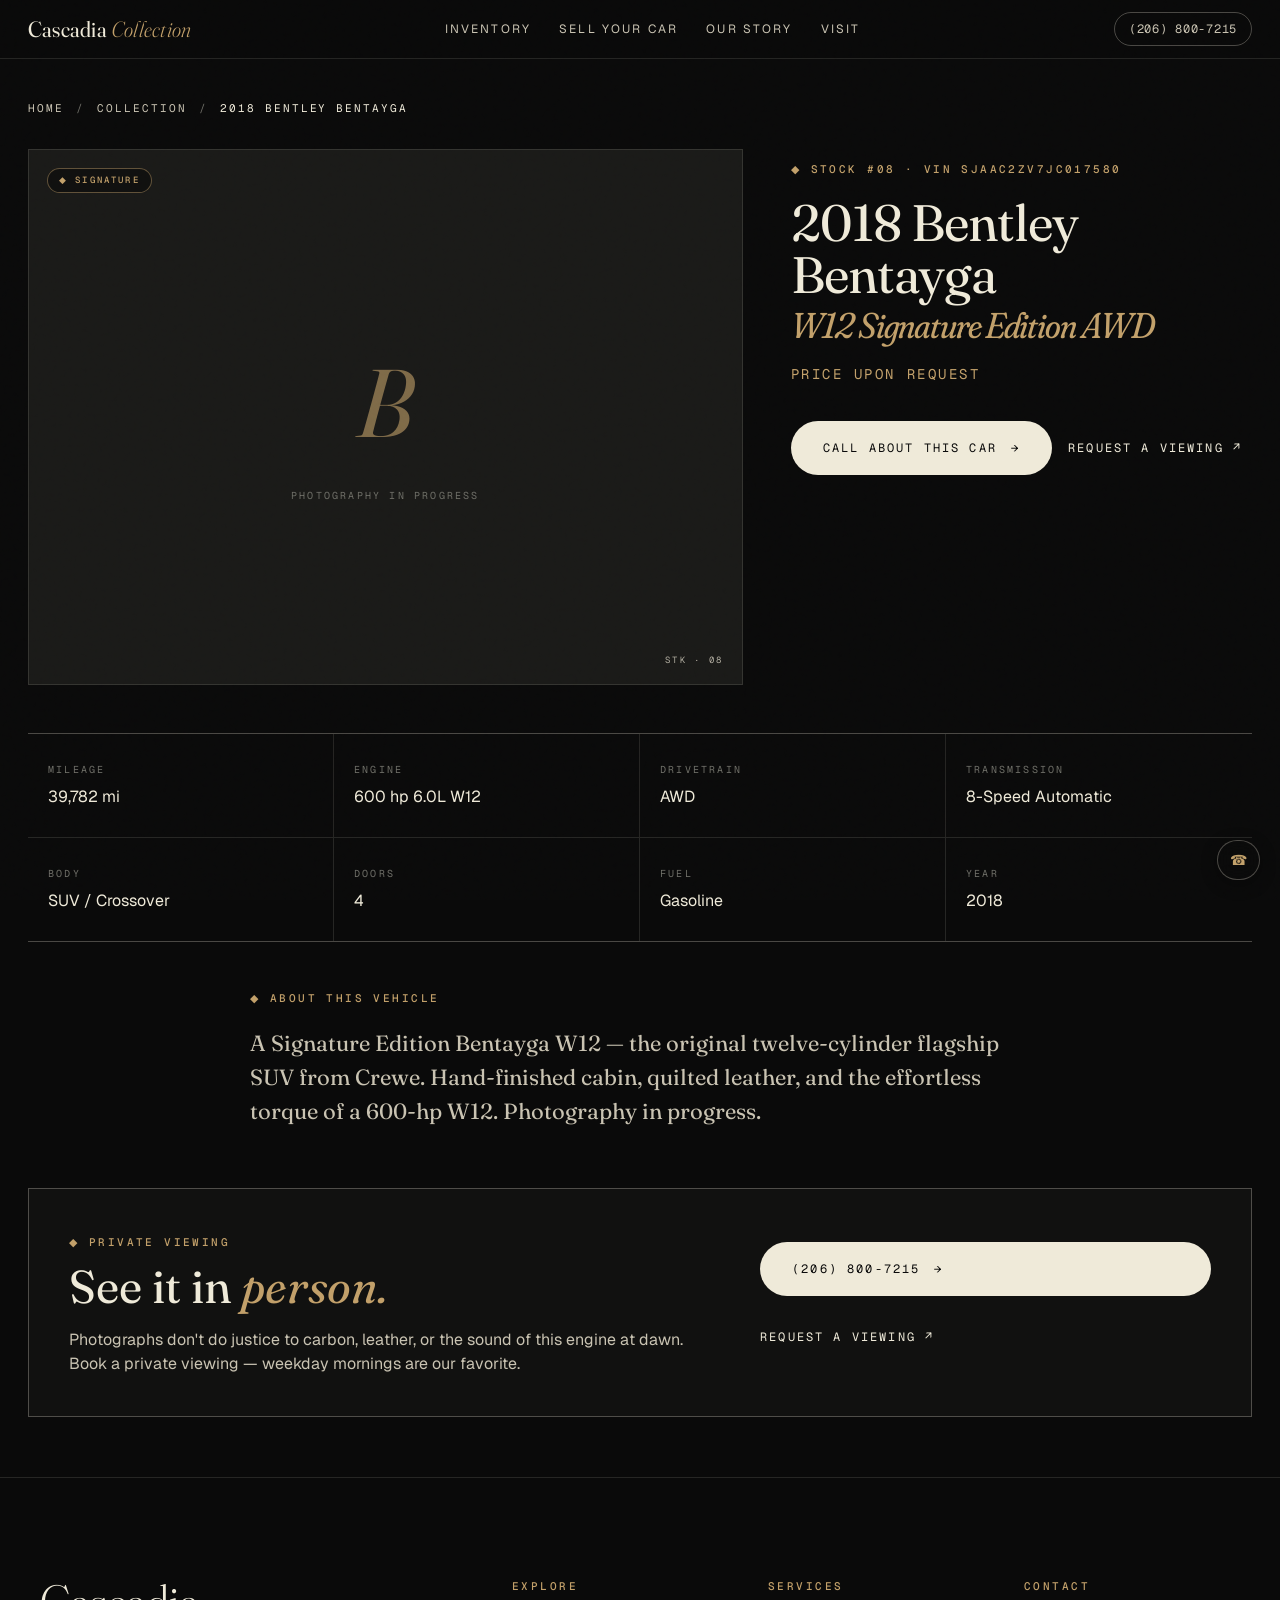
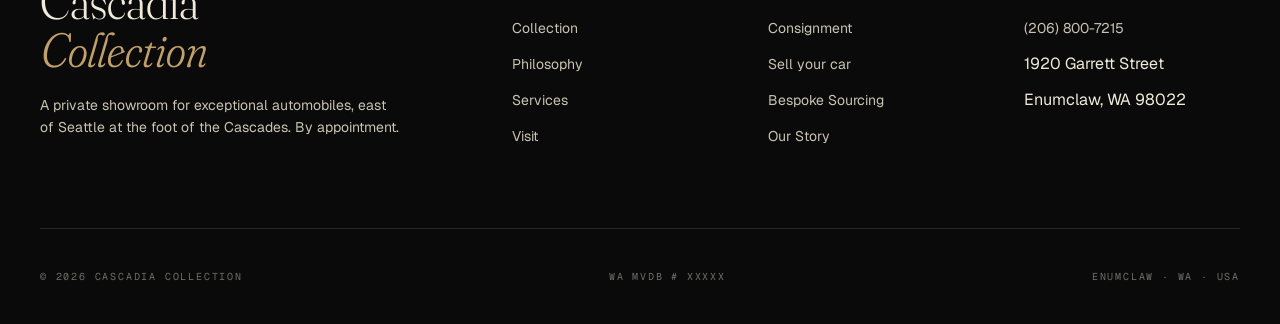
<file: cascadia/inventory/bentayga.html>
<!DOCTYPE html>
<html lang="en">
<head>
  <meta charset="UTF-8" />
  <meta name="viewport" content="width=device-width, initial-scale=1.0" />
  <title>2018 Bentley Bentayga W12 Signature Edition AWD — Cascadia Collection</title>
  <meta name="description" content="A Signature Edition Bentayga W12 — the original twelve-cylinder flagship SUV from Crewe. Hand-finished cabin, quilted leather, and the effortless torque…" />
  <link rel="canonical" href="https://cascadiacollection.com/inventory/bentayga.html" />

  <meta property="og:type" content="product" />
  <meta property="og:title" content="2018 Bentley Bentayga W12 Signature Edition AWD — Cascadia Collection" />
  <meta property="og:description" content="A Signature Edition Bentayga W12 — the original twelve-cylinder flagship SUV from Crewe. Hand-finished cabin, quilted leather, and the effortless torque…" />
  <meta property="og:url" content="https://cascadiacollection.com/inventory/bentayga.html" />
  <meta property="og:image" content="https://cascadiacollection.com/assets/images/og-card.jpg" />
  <meta name="twitter:card" content="summary_large_image" />
  <meta name="twitter:title" content="2018 Bentley Bentayga W12 Signature Edition AWD — Cascadia Collection" />
  <meta name="twitter:description" content="A Signature Edition Bentayga W12 — the original twelve-cylinder flagship SUV from Crewe. Hand-finished cabin, quilted leather, and the effortless torque…" />
  <meta name="twitter:image" content="https://cascadiacollection.com/assets/images/og-card.jpg" />

  <link rel="preconnect" href="https://fonts.googleapis.com" />
  <link rel="preconnect" href="https://fonts.gstatic.com" crossorigin />
  <link href="https://fonts.googleapis.com/css2?family=Fraunces:ital,opsz,wght,SOFT@0,9..144,300..900,0..100;1,9..144,300..900,0..100&family=Geist:wght@300..800&family=Geist+Mono:wght@400..600&display=swap" rel="stylesheet" />
  <link rel="stylesheet" href="../css/base.css" />
  <link rel="stylesheet" href="../css/components.css" />
  <link rel="stylesheet" href="../css/layout.css" />
  <link rel="stylesheet" href="../css/vdp.css" />
  <link rel="stylesheet" href="../css/open.css" />

  <script type="application/ld+json">{"@context":"https://schema.org","@type":"Car","name":"2018 Bentley Bentayga W12 Signature Edition AWD","brand":{"@type":"Brand","name":"Bentley"},"model":"Bentayga","vehicleModelDate":"2018","vehicleIdentificationNumber":"SJAAC2ZV7JC017580","bodyType":"SUV / Crossover","numberOfDoors":4,"vehicleTransmission":"8-Speed Automatic","driveWheelConfiguration":"AWD","fuelType":"Gasoline","mileageFromOdometer":{"@type":"QuantitativeValue","value":39782,"unitCode":"SMI"},"description":"A Signature Edition Bentayga W12 — the original twelve-cylinder flagship SUV from Crewe. Hand-finished cabin, quilted leather, and the effortless torque of a 600-hp W12. Photography in progress.","url":"https://cascadiacollection.com/inventory/bentayga.html","offers":{"@type":"Offer","availability":"https://schema.org/InStock","priceCurrency":"USD","itemCondition":"https://schema.org/UsedCondition","url":"https://cascadiacollection.com/inventory/bentayga.html","seller":{"@type":"AutoDealer","name":"Cascadia Collection","telephone":"(206) 800-7215"}}}</script>
  <script type="application/ld+json">{"@context":"https://schema.org","@type":"BreadcrumbList","itemListElement":[{"@type":"ListItem","position":1,"name":"Home","item":"https://cascadiacollection.com/"},{"@type":"ListItem","position":2,"name":"Collection","item":"https://cascadiacollection.com/#collection"},{"@type":"ListItem","position":3,"name":"2018 Bentley Bentayga W12 Signature Edition AWD","item":"https://cascadiacollection.com/inventory/bentayga.html"}]}</script>
</head>
<body>

  <a class="skip-link" href="#main">Skip to details</a>

  <nav class="top scrolled" id="nav" aria-label="Primary">
    <a href="../index.html" class="nav-brand">Cascadia <em>Collection</em></a>
    <div class="nav-links">
      <a href="../index.html#collection">Inventory</a>
      <a href="../sell-your-car.html">Sell Your Car</a>
      <a href="../story.html">Our Story</a>
      <a href="../index.html#visit">Visit</a>
    </div>
    <div class="nav-actions">
      <a href="tel:2068007215" class="nav-cta">(206) 800-7215</a>
    </div>
    <button class="hamburger" id="hamburger" aria-label="Menu" aria-expanded="false" aria-controls="mobileMenu"><span></span><span></span><span></span></button>
  </nav>

  <div class="mobile-menu" id="mobileMenu">
    <a href="../index.html#collection">Inventory</a>
    <a href="../sell-your-car.html">Sell Your Car</a>
    <a href="../story.html">Our Story</a>
    <a href="../index.html#visit">Visit &amp; Contact</a>
    <a href="tel:2068007215" class="mobile-menu-call">☎ Call (206) 800-7215</a>
    <a href="https://www.google.com/maps/dir/?api=1&destination=Cascadia+Collection+1920+Garrett+Street%2CEnumclaw+WA%2C+98022%2CUS" target="_blank" rel="noopener">↗ Get Directions</a>
  </div>

  <main class="vdp" id="main">
    <nav class="vdp-crumbs" aria-label="Breadcrumb">
      <a href="../index.html">Home</a>
      <span>/</span>
      <a href="../index.html#collection">Collection</a>
      <span>/</span>
      <span aria-current="page">2018 Bentley Bentayga</span>
    </nav>

    <article class="vdp-hero">
      <div class="vdp-img">
        <div class="vehicle-tag">◆ Signature</div>
        <div class="vehicle-stock">STK · 08</div>
        <div class="vehicle-placeholder" style="position:absolute;inset:0;">
         <div class="mark" style="font-size:96px;">B</div>
         <div class="label">Photography in progress</div>
       </div>
      </div>

      <div class="vdp-head">
        <span class="eyebrow">◆ Stock #08 · VIN SJAAC2ZV7JC017580</span>
        <h1 class="vdp-title">
          2018 Bentley Bentayga<br/>
          <em>W12 Signature Edition AWD</em>
        </h1>
        <div class="vdp-price inquire">Price upon request</div>

        <div class="vdp-cta">
          <a href="tel:2068007215" class="btn-primary">
            <span>Call About This Car</span>
            <span class="arrow">→</span>
          </a>
          <a href="../index.html?vehicle=bentayga#visit" class="btn-ghost">Request a viewing ↗</a>
        </div>
      </div>
    </article>

    <section class="vdp-specs" aria-label="Specifications">
      <div class="spec"><div class="label">Mileage</div><div class="value">39,782 mi</div></div>
      <div class="spec"><div class="label">Engine</div><div class="value">600 hp 6.0L W12</div></div>
      <div class="spec"><div class="label">Drivetrain</div><div class="value">AWD</div></div>
      <div class="spec"><div class="label">Transmission</div><div class="value">8-Speed Automatic</div></div>
      <div class="spec"><div class="label">Body</div><div class="value">SUV / Crossover</div></div>
      <div class="spec"><div class="label">Doors</div><div class="value">4</div></div>
      <div class="spec"><div class="label">Fuel</div><div class="value">Gasoline</div></div>
      <div class="spec"><div class="label">Year</div><div class="value">2018</div></div>
    </section>

    <section class="vdp-desc">
      <span class="eyebrow">◆ About This Vehicle</span>
      <p>A Signature Edition Bentayga W12 — the original twelve-cylinder flagship SUV from Crewe. Hand-finished cabin, quilted leather, and the effortless torque of a 600-hp W12. Photography in progress.</p>
    </section>

    <aside class="vdp-footer-cta">
      <div>
        <span class="eyebrow">◆ Private Viewing</span>
        <h2>See it in <em>person.</em></h2>
        <p>Photographs don't do justice to carbon, leather, or the sound of this engine at dawn. Book a private viewing — weekday mornings are our favorite.</p>
      </div>
      <div class="vdp-footer-actions">
        <a href="tel:2068007215" class="btn-primary">
          <span>(206) 800-7215</span>
          <span class="arrow">→</span>
        </a>
        <a href="../index.html?vehicle=bentayga#visit" class="btn-ghost">Request a viewing ↗</a>
      </div>
    </aside>
  </main>

  <footer>
    <div class="footer-grid">
      <div>
        <div class="footer-brand">Cascadia<br /><em>Collection</em></div>
        <p class="footer-tagline">A private showroom for exceptional automobiles, east of Seattle at the foot of the Cascades. By appointment.</p>
      </div>
      <div class="footer-col">
        <h4>Explore</h4>
        <ul>
          <li><a href="../index.html#collection">Collection</a></li>
          <li><a href="../index.html#philosophy">Philosophy</a></li>
          <li><a href="../index.html#experience">Services</a></li>
          <li><a href="../index.html#visit">Visit</a></li>
        </ul>
      </div>
      <div class="footer-col">
        <h4>Services</h4>
        <ul>
          <li><a href="../sell-your-car.html">Consignment</a></li>
          <li><a href="../sell-your-car.html">Sell your car</a></li>
          <li><a href="../index.html#experience">Bespoke Sourcing</a></li>
          <li><a href="../story.html">Our Story</a></li>
        </ul>
      </div>
      <div class="footer-col">
        <h4>Contact</h4>
        <ul>
          <li><a href="tel:2068007215">(206) 800-7215</a></li>
          <li>1920 Garrett Street</li>
          <li>Enumclaw, WA 98022</li>
        </ul>
      </div>
    </div>
    <div class="footer-bottom">
      <span>© <span id="year"></span> Cascadia Collection</span>
      <span>WA MVDB # XXXXX</span>
      <span>Enumclaw · WA · USA</span>
    </div>
  </footer>

  <div class="action-bar" role="region" aria-label="Quick actions">
    <a href="tel:2068007215" class="action-bar-btn"><span class="ico" aria-hidden="true">☎</span><span>Call</span></a>
    <a href="../index.html?vehicle=bentayga#visit" class="action-bar-btn"><span class="ico" aria-hidden="true">✦</span><span>Book Viewing</span></a>
    <a href="https://www.google.com/maps/dir/?api=1&destination=Cascadia+Collection+1920+Garrett+Street%2CEnumclaw+WA%2C+98022%2CUS" target="_blank" rel="noopener" class="action-bar-btn"><span class="ico" aria-hidden="true">↗</span><span>Directions</span></a>
  </div>

  <a href="tel:2068007215" class="floating-call" aria-label="Call Cascadia Collection">
    <span class="ico" aria-hidden="true">☎</span><span class="lbl">(206) 800-7215</span>
  </a>

  <script src="../js/vdp.js"></script>
  <script>
    // Minimal VDP behaviors: year, mobile menu toggle.
    document.getElementById('year').textContent = new Date().getFullYear();
    (function () {
      var h = document.getElementById('hamburger'), m = document.getElementById('mobileMenu');
      if (!h || !m) return;
      h.addEventListener('click', function () {
        var open = m.classList.toggle('open');
        h.classList.toggle('open', open);
        h.setAttribute('aria-expanded', open ? 'true' : 'false');
        document.body.style.overflow = open ? 'hidden' : '';
      });
    })();
  </script>
</body>
</html>
</file>
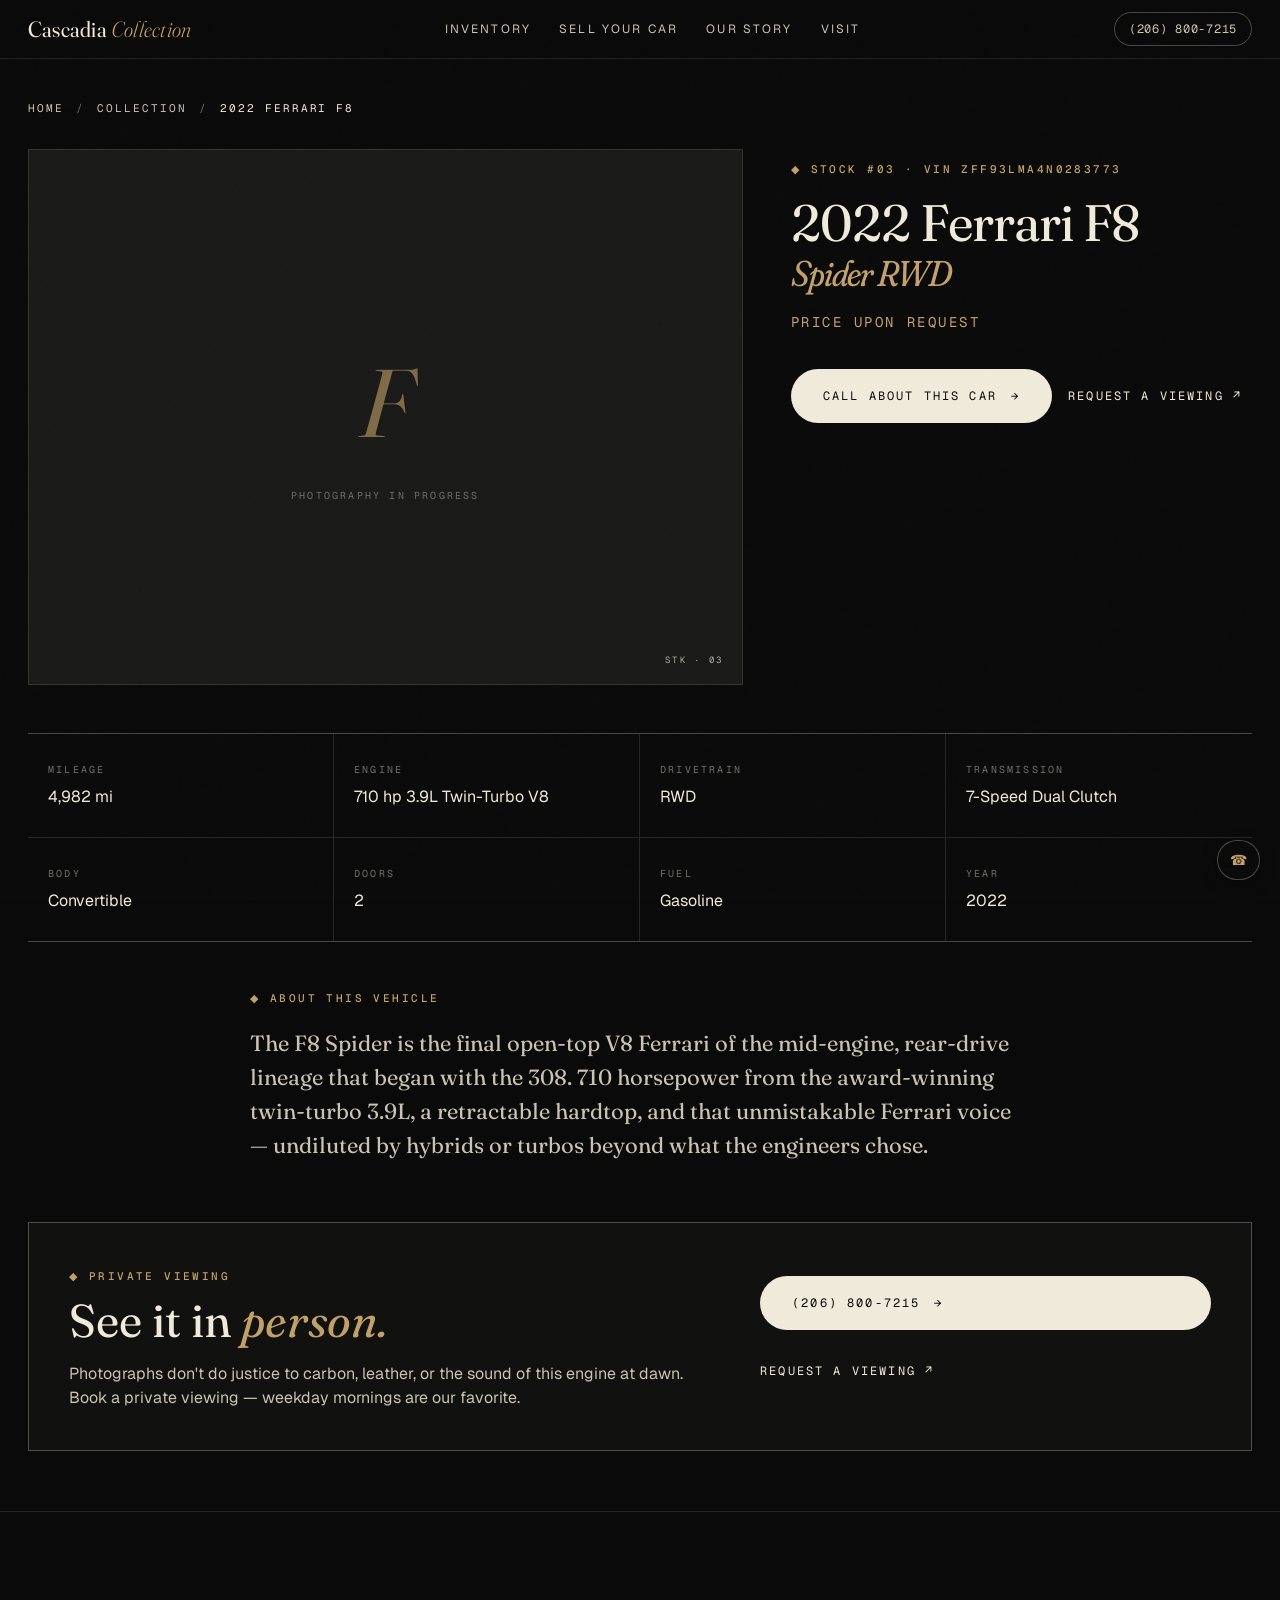
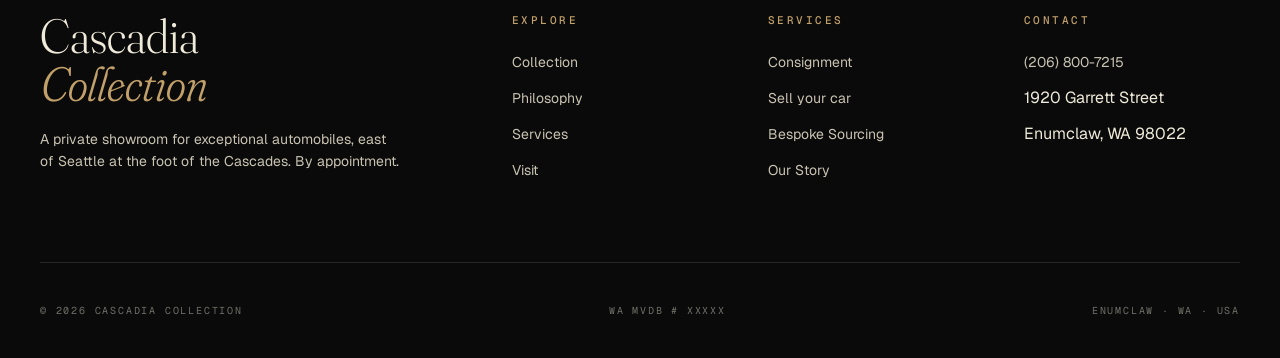
<file: cascadia/inventory/ferrari-f8.html>
<!DOCTYPE html>
<html lang="en">
<head>
  <meta charset="UTF-8" />
  <meta name="viewport" content="width=device-width, initial-scale=1.0" />
  <title>2022 Ferrari F8 Spider RWD — Cascadia Collection</title>
  <meta name="description" content="The F8 Spider is the final open-top V8 Ferrari of the mid-engine, rear-drive lineage that began with the 308. 710 horsepower from the award-winning…" />
  <link rel="canonical" href="https://cascadiacollection.com/inventory/ferrari-f8.html" />

  <meta property="og:type" content="product" />
  <meta property="og:title" content="2022 Ferrari F8 Spider RWD — Cascadia Collection" />
  <meta property="og:description" content="The F8 Spider is the final open-top V8 Ferrari of the mid-engine, rear-drive lineage that began with the 308. 710 horsepower from the award-winning…" />
  <meta property="og:url" content="https://cascadiacollection.com/inventory/ferrari-f8.html" />
  <meta property="og:image" content="" />
  <meta name="twitter:card" content="summary_large_image" />
  <meta name="twitter:title" content="2022 Ferrari F8 Spider RWD — Cascadia Collection" />
  <meta name="twitter:description" content="The F8 Spider is the final open-top V8 Ferrari of the mid-engine, rear-drive lineage that began with the 308. 710 horsepower from the award-winning…" />
  <meta name="twitter:image" content="" />

  <link rel="preconnect" href="https://fonts.googleapis.com" />
  <link rel="preconnect" href="https://fonts.gstatic.com" crossorigin />
  <link href="https://fonts.googleapis.com/css2?family=Fraunces:ital,opsz,wght,SOFT@0,9..144,300..900,0..100;1,9..144,300..900,0..100&family=Geist:wght@300..800&family=Geist+Mono:wght@400..600&display=swap" rel="stylesheet" />
  <link rel="stylesheet" href="../css/base.css" />
  <link rel="stylesheet" href="../css/components.css" />
  <link rel="stylesheet" href="../css/layout.css" />
  <link rel="stylesheet" href="../css/vdp.css" />
  <link rel="stylesheet" href="../css/open.css" />

  <script type="application/ld+json">{"@context":"https://schema.org","@type":"Car","name":"2022 Ferrari F8 Spider RWD","brand":{"@type":"Brand","name":"Ferrari"},"model":"F8","vehicleModelDate":"2022","vehicleIdentificationNumber":"ZFF93LMA4N0283773","bodyType":"Convertible","numberOfDoors":2,"vehicleTransmission":"7-Speed Dual Clutch","driveWheelConfiguration":"RWD","fuelType":"Gasoline","mileageFromOdometer":{"@type":"QuantitativeValue","value":4982,"unitCode":"SMI"},"description":"The F8 Spider is the final open-top V8 Ferrari of the mid-engine, rear-drive lineage that began with the 308. 710 horsepower from the award-winning twin-turbo 3.9L, a retractable hardtop, and that unmistakable Ferrari voice — undiluted by hybrids or turbos beyond what the engineers chose.","image":[""],"url":"https://cascadiacollection.com/inventory/ferrari-f8.html","offers":{"@type":"Offer","availability":"https://schema.org/InStock","priceCurrency":"USD","itemCondition":"https://schema.org/UsedCondition","url":"https://cascadiacollection.com/inventory/ferrari-f8.html","seller":{"@type":"AutoDealer","name":"Cascadia Collection","telephone":"(206) 800-7215"}}}</script>
  <script type="application/ld+json">{"@context":"https://schema.org","@type":"BreadcrumbList","itemListElement":[{"@type":"ListItem","position":1,"name":"Home","item":"https://cascadiacollection.com/"},{"@type":"ListItem","position":2,"name":"Collection","item":"https://cascadiacollection.com/#collection"},{"@type":"ListItem","position":3,"name":"2022 Ferrari F8 Spider RWD","item":"https://cascadiacollection.com/inventory/ferrari-f8.html"}]}</script>
</head>
<body>

  <a class="skip-link" href="#main">Skip to details</a>

  <nav class="top scrolled" id="nav" aria-label="Primary">
    <a href="../index.html" class="nav-brand">Cascadia <em>Collection</em></a>
    <div class="nav-links">
      <a href="../index.html#collection">Inventory</a>
      <a href="../sell-your-car.html">Sell Your Car</a>
      <a href="../story.html">Our Story</a>
      <a href="../index.html#visit">Visit</a>
    </div>
    <div class="nav-actions">
      <a href="tel:2068007215" class="nav-cta">(206) 800-7215</a>
    </div>
    <button class="hamburger" id="hamburger" aria-label="Menu" aria-expanded="false" aria-controls="mobileMenu"><span></span><span></span><span></span></button>
  </nav>

  <div class="mobile-menu" id="mobileMenu">
    <a href="../index.html#collection">Inventory</a>
    <a href="../sell-your-car.html">Sell Your Car</a>
    <a href="../story.html">Our Story</a>
    <a href="../index.html#visit">Visit &amp; Contact</a>
    <a href="tel:2068007215" class="mobile-menu-call">☎ Call (206) 800-7215</a>
    <a href="https://www.google.com/maps/dir/?api=1&destination=Cascadia+Collection+1920+Garrett+Street%2CEnumclaw+WA%2C+98022%2CUS" target="_blank" rel="noopener">↗ Get Directions</a>
  </div>

  <main class="vdp" id="main">
    <nav class="vdp-crumbs" aria-label="Breadcrumb">
      <a href="../index.html">Home</a>
      <span>/</span>
      <a href="../index.html#collection">Collection</a>
      <span>/</span>
      <span aria-current="page">2022 Ferrari F8</span>
    </nav>

    <article class="vdp-hero">
      <div class="vdp-img">
        <div class="vehicle-stock">STK · 03</div>
        <div class="vehicle-placeholder" style="position:absolute;inset:0;">
         <div class="mark" style="font-size:96px;">F</div>
         <div class="label">Photography in progress</div>
       </div>
      </div>

      <div class="vdp-head">
        <span class="eyebrow">◆ Stock #03 · VIN ZFF93LMA4N0283773</span>
        <h1 class="vdp-title">
          2022 Ferrari F8<br/>
          <em>Spider RWD</em>
        </h1>
        <div class="vdp-price inquire">Price upon request</div>

        <div class="vdp-cta">
          <a href="tel:2068007215" class="btn-primary">
            <span>Call About This Car</span>
            <span class="arrow">→</span>
          </a>
          <a href="../index.html?vehicle=ferrari-f8#visit" class="btn-ghost">Request a viewing ↗</a>
        </div>
      </div>
    </article>

    <section class="vdp-specs" aria-label="Specifications">
      <div class="spec"><div class="label">Mileage</div><div class="value">4,982 mi</div></div>
      <div class="spec"><div class="label">Engine</div><div class="value">710 hp 3.9L Twin-Turbo V8</div></div>
      <div class="spec"><div class="label">Drivetrain</div><div class="value">RWD</div></div>
      <div class="spec"><div class="label">Transmission</div><div class="value">7-Speed Dual Clutch</div></div>
      <div class="spec"><div class="label">Body</div><div class="value">Convertible</div></div>
      <div class="spec"><div class="label">Doors</div><div class="value">2</div></div>
      <div class="spec"><div class="label">Fuel</div><div class="value">Gasoline</div></div>
      <div class="spec"><div class="label">Year</div><div class="value">2022</div></div>
    </section>

    <section class="vdp-desc">
      <span class="eyebrow">◆ About This Vehicle</span>
      <p>The F8 Spider is the final open-top V8 Ferrari of the mid-engine, rear-drive lineage that began with the 308. 710 horsepower from the award-winning twin-turbo 3.9L, a retractable hardtop, and that unmistakable Ferrari voice — undiluted by hybrids or turbos beyond what the engineers chose.</p>
    </section>

    <aside class="vdp-footer-cta">
      <div>
        <span class="eyebrow">◆ Private Viewing</span>
        <h2>See it in <em>person.</em></h2>
        <p>Photographs don't do justice to carbon, leather, or the sound of this engine at dawn. Book a private viewing — weekday mornings are our favorite.</p>
      </div>
      <div class="vdp-footer-actions">
        <a href="tel:2068007215" class="btn-primary">
          <span>(206) 800-7215</span>
          <span class="arrow">→</span>
        </a>
        <a href="../index.html?vehicle=ferrari-f8#visit" class="btn-ghost">Request a viewing ↗</a>
      </div>
    </aside>
  </main>

  <footer>
    <div class="footer-grid">
      <div>
        <div class="footer-brand">Cascadia<br /><em>Collection</em></div>
        <p class="footer-tagline">A private showroom for exceptional automobiles, east of Seattle at the foot of the Cascades. By appointment.</p>
      </div>
      <div class="footer-col">
        <h4>Explore</h4>
        <ul>
          <li><a href="../index.html#collection">Collection</a></li>
          <li><a href="../index.html#philosophy">Philosophy</a></li>
          <li><a href="../index.html#experience">Services</a></li>
          <li><a href="../index.html#visit">Visit</a></li>
        </ul>
      </div>
      <div class="footer-col">
        <h4>Services</h4>
        <ul>
          <li><a href="../sell-your-car.html">Consignment</a></li>
          <li><a href="../sell-your-car.html">Sell your car</a></li>
          <li><a href="../index.html#experience">Bespoke Sourcing</a></li>
          <li><a href="../story.html">Our Story</a></li>
        </ul>
      </div>
      <div class="footer-col">
        <h4>Contact</h4>
        <ul>
          <li><a href="tel:2068007215">(206) 800-7215</a></li>
          <li>1920 Garrett Street</li>
          <li>Enumclaw, WA 98022</li>
        </ul>
      </div>
    </div>
    <div class="footer-bottom">
      <span>© <span id="year"></span> Cascadia Collection</span>
      <span>WA MVDB # XXXXX</span>
      <span>Enumclaw · WA · USA</span>
    </div>
  </footer>

  <div class="action-bar" role="region" aria-label="Quick actions">
    <a href="tel:2068007215" class="action-bar-btn"><span class="ico" aria-hidden="true">☎</span><span>Call</span></a>
    <a href="../index.html?vehicle=ferrari-f8#visit" class="action-bar-btn"><span class="ico" aria-hidden="true">✦</span><span>Book Viewing</span></a>
    <a href="https://www.google.com/maps/dir/?api=1&destination=Cascadia+Collection+1920+Garrett+Street%2CEnumclaw+WA%2C+98022%2CUS" target="_blank" rel="noopener" class="action-bar-btn"><span class="ico" aria-hidden="true">↗</span><span>Directions</span></a>
  </div>

  <a href="tel:2068007215" class="floating-call" aria-label="Call Cascadia Collection">
    <span class="ico" aria-hidden="true">☎</span><span class="lbl">(206) 800-7215</span>
  </a>

  <script src="../js/vdp.js"></script>
  <script>
    // Minimal VDP behaviors: year, mobile menu toggle.
    document.getElementById('year').textContent = new Date().getFullYear();
    (function () {
      var h = document.getElementById('hamburger'), m = document.getElementById('mobileMenu');
      if (!h || !m) return;
      h.addEventListener('click', function () {
        var open = m.classList.toggle('open');
        h.classList.toggle('open', open);
        h.setAttribute('aria-expanded', open ? 'true' : 'false');
        document.body.style.overflow = open ? 'hidden' : '';
      });
    })();
  </script>
</body>
</html>
</file>
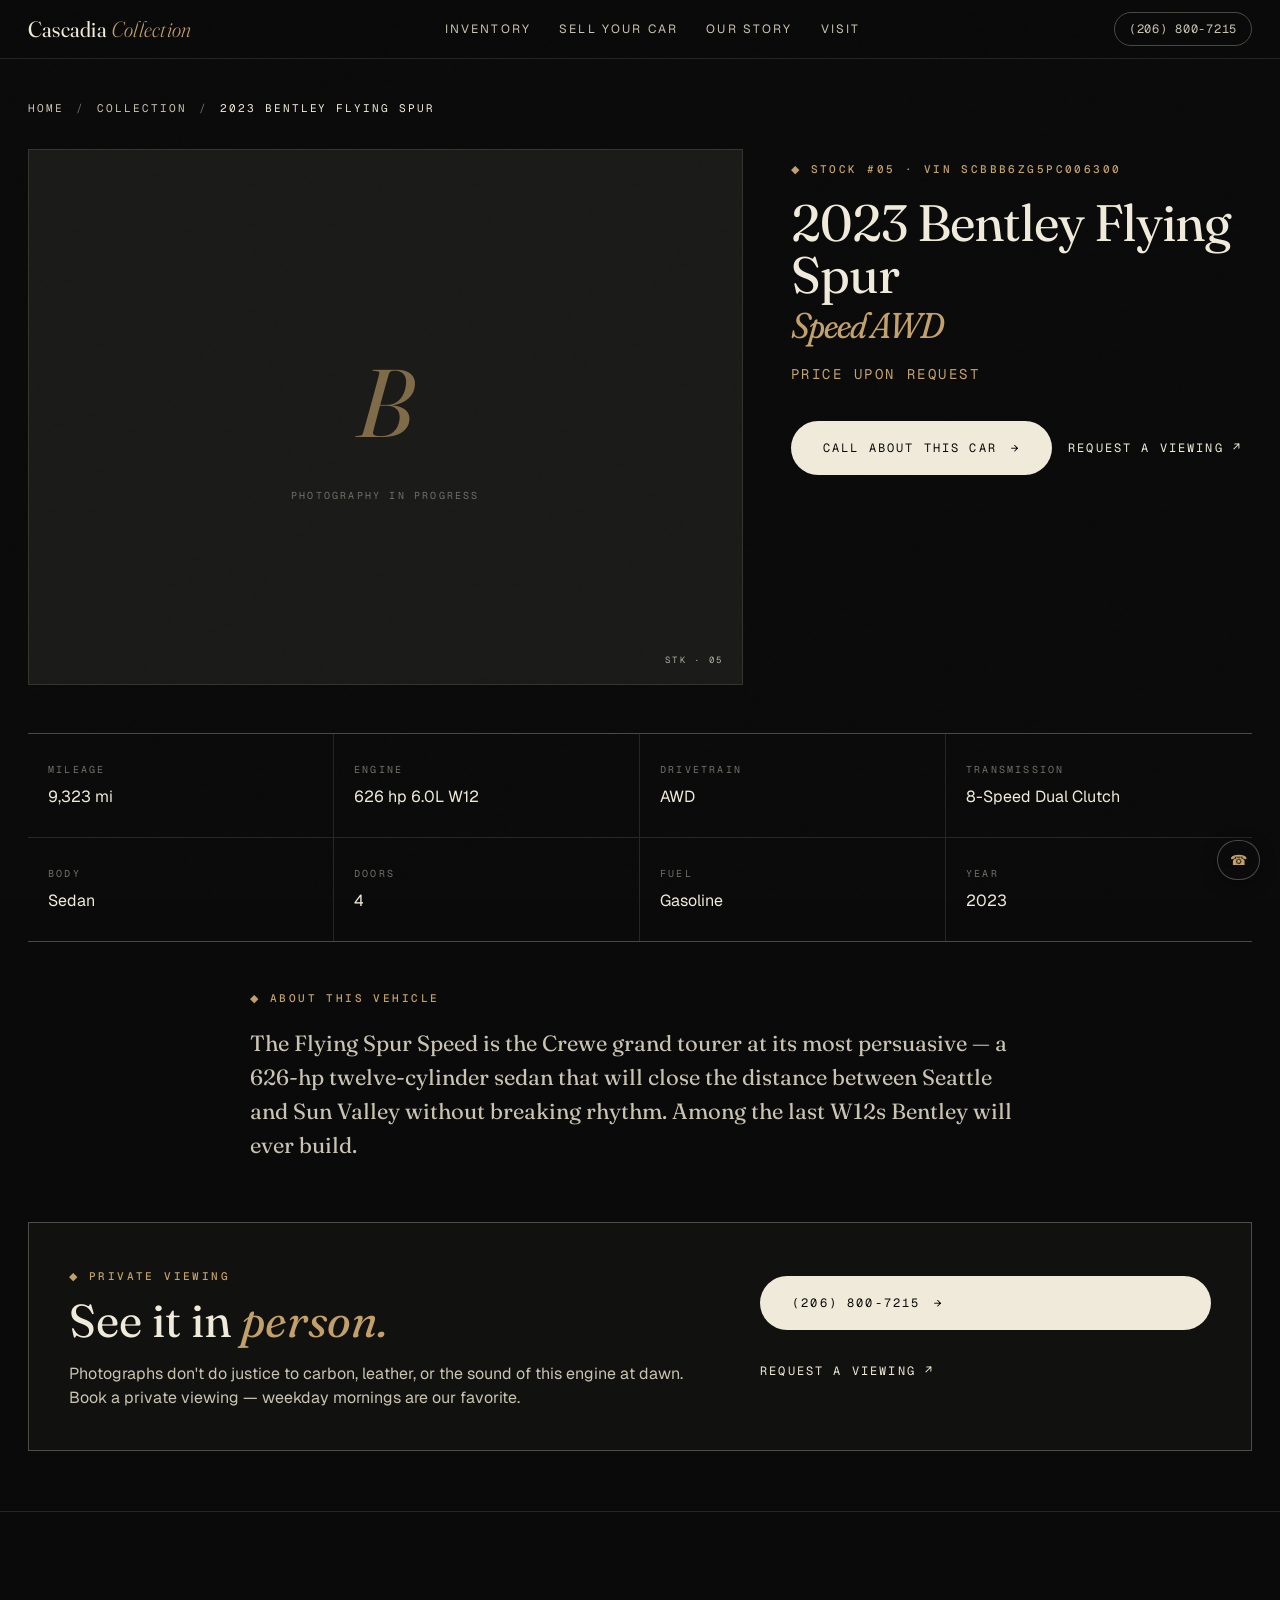
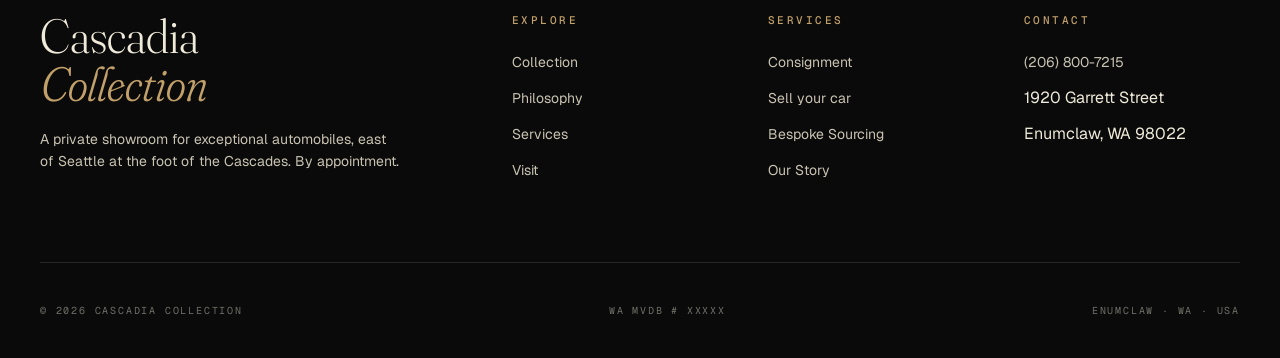
<file: cascadia/inventory/flying-spur.html>
<!DOCTYPE html>
<html lang="en">
<head>
  <meta charset="UTF-8" />
  <meta name="viewport" content="width=device-width, initial-scale=1.0" />
  <title>2023 Bentley Flying Spur Speed AWD — Cascadia Collection</title>
  <meta name="description" content="The Flying Spur Speed is the Crewe grand tourer at its most persuasive — a 626-hp twelve-cylinder sedan that will close the distance between Seattle and…" />
  <link rel="canonical" href="https://cascadiacollection.com/inventory/flying-spur.html" />

  <meta property="og:type" content="product" />
  <meta property="og:title" content="2023 Bentley Flying Spur Speed AWD — Cascadia Collection" />
  <meta property="og:description" content="The Flying Spur Speed is the Crewe grand tourer at its most persuasive — a 626-hp twelve-cylinder sedan that will close the distance between Seattle and…" />
  <meta property="og:url" content="https://cascadiacollection.com/inventory/flying-spur.html" />
  <meta property="og:image" content="" />
  <meta name="twitter:card" content="summary_large_image" />
  <meta name="twitter:title" content="2023 Bentley Flying Spur Speed AWD — Cascadia Collection" />
  <meta name="twitter:description" content="The Flying Spur Speed is the Crewe grand tourer at its most persuasive — a 626-hp twelve-cylinder sedan that will close the distance between Seattle and…" />
  <meta name="twitter:image" content="" />

  <link rel="preconnect" href="https://fonts.googleapis.com" />
  <link rel="preconnect" href="https://fonts.gstatic.com" crossorigin />
  <link href="https://fonts.googleapis.com/css2?family=Fraunces:ital,opsz,wght,SOFT@0,9..144,300..900,0..100;1,9..144,300..900,0..100&family=Geist:wght@300..800&family=Geist+Mono:wght@400..600&display=swap" rel="stylesheet" />
  <link rel="stylesheet" href="../css/base.css" />
  <link rel="stylesheet" href="../css/components.css" />
  <link rel="stylesheet" href="../css/layout.css" />
  <link rel="stylesheet" href="../css/vdp.css" />
  <link rel="stylesheet" href="../css/open.css" />

  <script type="application/ld+json">{"@context":"https://schema.org","@type":"Car","name":"2023 Bentley Flying Spur Speed AWD","brand":{"@type":"Brand","name":"Bentley"},"model":"Flying Spur","vehicleModelDate":"2023","vehicleIdentificationNumber":"SCBBB6ZG5PC006300","bodyType":"Sedan","numberOfDoors":4,"vehicleTransmission":"8-Speed Dual Clutch","driveWheelConfiguration":"AWD","fuelType":"Gasoline","mileageFromOdometer":{"@type":"QuantitativeValue","value":9323,"unitCode":"SMI"},"description":"The Flying Spur Speed is the Crewe grand tourer at its most persuasive — a 626-hp twelve-cylinder sedan that will close the distance between Seattle and Sun Valley without breaking rhythm. Among the last W12s Bentley will ever build.","image":[""],"url":"https://cascadiacollection.com/inventory/flying-spur.html","offers":{"@type":"Offer","availability":"https://schema.org/InStock","priceCurrency":"USD","itemCondition":"https://schema.org/UsedCondition","url":"https://cascadiacollection.com/inventory/flying-spur.html","seller":{"@type":"AutoDealer","name":"Cascadia Collection","telephone":"(206) 800-7215"}}}</script>
  <script type="application/ld+json">{"@context":"https://schema.org","@type":"BreadcrumbList","itemListElement":[{"@type":"ListItem","position":1,"name":"Home","item":"https://cascadiacollection.com/"},{"@type":"ListItem","position":2,"name":"Collection","item":"https://cascadiacollection.com/#collection"},{"@type":"ListItem","position":3,"name":"2023 Bentley Flying Spur Speed AWD","item":"https://cascadiacollection.com/inventory/flying-spur.html"}]}</script>
</head>
<body>

  <a class="skip-link" href="#main">Skip to details</a>

  <nav class="top scrolled" id="nav" aria-label="Primary">
    <a href="../index.html" class="nav-brand">Cascadia <em>Collection</em></a>
    <div class="nav-links">
      <a href="../index.html#collection">Inventory</a>
      <a href="../sell-your-car.html">Sell Your Car</a>
      <a href="../story.html">Our Story</a>
      <a href="../index.html#visit">Visit</a>
    </div>
    <div class="nav-actions">
      <a href="tel:2068007215" class="nav-cta">(206) 800-7215</a>
    </div>
    <button class="hamburger" id="hamburger" aria-label="Menu" aria-expanded="false" aria-controls="mobileMenu"><span></span><span></span><span></span></button>
  </nav>

  <div class="mobile-menu" id="mobileMenu">
    <a href="../index.html#collection">Inventory</a>
    <a href="../sell-your-car.html">Sell Your Car</a>
    <a href="../story.html">Our Story</a>
    <a href="../index.html#visit">Visit &amp; Contact</a>
    <a href="tel:2068007215" class="mobile-menu-call">☎ Call (206) 800-7215</a>
    <a href="https://www.google.com/maps/dir/?api=1&destination=Cascadia+Collection+1920+Garrett+Street%2CEnumclaw+WA%2C+98022%2CUS" target="_blank" rel="noopener">↗ Get Directions</a>
  </div>

  <main class="vdp" id="main">
    <nav class="vdp-crumbs" aria-label="Breadcrumb">
      <a href="../index.html">Home</a>
      <span>/</span>
      <a href="../index.html#collection">Collection</a>
      <span>/</span>
      <span aria-current="page">2023 Bentley Flying Spur</span>
    </nav>

    <article class="vdp-hero">
      <div class="vdp-img">
        <div class="vehicle-stock">STK · 05</div>
        <div class="vehicle-placeholder" style="position:absolute;inset:0;">
         <div class="mark" style="font-size:96px;">B</div>
         <div class="label">Photography in progress</div>
       </div>
      </div>

      <div class="vdp-head">
        <span class="eyebrow">◆ Stock #05 · VIN SCBBB6ZG5PC006300</span>
        <h1 class="vdp-title">
          2023 Bentley Flying Spur<br/>
          <em>Speed AWD</em>
        </h1>
        <div class="vdp-price inquire">Price upon request</div>

        <div class="vdp-cta">
          <a href="tel:2068007215" class="btn-primary">
            <span>Call About This Car</span>
            <span class="arrow">→</span>
          </a>
          <a href="../index.html?vehicle=flying-spur#visit" class="btn-ghost">Request a viewing ↗</a>
        </div>
      </div>
    </article>

    <section class="vdp-specs" aria-label="Specifications">
      <div class="spec"><div class="label">Mileage</div><div class="value">9,323 mi</div></div>
      <div class="spec"><div class="label">Engine</div><div class="value">626 hp 6.0L W12</div></div>
      <div class="spec"><div class="label">Drivetrain</div><div class="value">AWD</div></div>
      <div class="spec"><div class="label">Transmission</div><div class="value">8-Speed Dual Clutch</div></div>
      <div class="spec"><div class="label">Body</div><div class="value">Sedan</div></div>
      <div class="spec"><div class="label">Doors</div><div class="value">4</div></div>
      <div class="spec"><div class="label">Fuel</div><div class="value">Gasoline</div></div>
      <div class="spec"><div class="label">Year</div><div class="value">2023</div></div>
    </section>

    <section class="vdp-desc">
      <span class="eyebrow">◆ About This Vehicle</span>
      <p>The Flying Spur Speed is the Crewe grand tourer at its most persuasive — a 626-hp twelve-cylinder sedan that will close the distance between Seattle and Sun Valley without breaking rhythm. Among the last W12s Bentley will ever build.</p>
    </section>

    <aside class="vdp-footer-cta">
      <div>
        <span class="eyebrow">◆ Private Viewing</span>
        <h2>See it in <em>person.</em></h2>
        <p>Photographs don't do justice to carbon, leather, or the sound of this engine at dawn. Book a private viewing — weekday mornings are our favorite.</p>
      </div>
      <div class="vdp-footer-actions">
        <a href="tel:2068007215" class="btn-primary">
          <span>(206) 800-7215</span>
          <span class="arrow">→</span>
        </a>
        <a href="../index.html?vehicle=flying-spur#visit" class="btn-ghost">Request a viewing ↗</a>
      </div>
    </aside>
  </main>

  <footer>
    <div class="footer-grid">
      <div>
        <div class="footer-brand">Cascadia<br /><em>Collection</em></div>
        <p class="footer-tagline">A private showroom for exceptional automobiles, east of Seattle at the foot of the Cascades. By appointment.</p>
      </div>
      <div class="footer-col">
        <h4>Explore</h4>
        <ul>
          <li><a href="../index.html#collection">Collection</a></li>
          <li><a href="../index.html#philosophy">Philosophy</a></li>
          <li><a href="../index.html#experience">Services</a></li>
          <li><a href="../index.html#visit">Visit</a></li>
        </ul>
      </div>
      <div class="footer-col">
        <h4>Services</h4>
        <ul>
          <li><a href="../sell-your-car.html">Consignment</a></li>
          <li><a href="../sell-your-car.html">Sell your car</a></li>
          <li><a href="../index.html#experience">Bespoke Sourcing</a></li>
          <li><a href="../story.html">Our Story</a></li>
        </ul>
      </div>
      <div class="footer-col">
        <h4>Contact</h4>
        <ul>
          <li><a href="tel:2068007215">(206) 800-7215</a></li>
          <li>1920 Garrett Street</li>
          <li>Enumclaw, WA 98022</li>
        </ul>
      </div>
    </div>
    <div class="footer-bottom">
      <span>© <span id="year"></span> Cascadia Collection</span>
      <span>WA MVDB # XXXXX</span>
      <span>Enumclaw · WA · USA</span>
    </div>
  </footer>

  <div class="action-bar" role="region" aria-label="Quick actions">
    <a href="tel:2068007215" class="action-bar-btn"><span class="ico" aria-hidden="true">☎</span><span>Call</span></a>
    <a href="../index.html?vehicle=flying-spur#visit" class="action-bar-btn"><span class="ico" aria-hidden="true">✦</span><span>Book Viewing</span></a>
    <a href="https://www.google.com/maps/dir/?api=1&destination=Cascadia+Collection+1920+Garrett+Street%2CEnumclaw+WA%2C+98022%2CUS" target="_blank" rel="noopener" class="action-bar-btn"><span class="ico" aria-hidden="true">↗</span><span>Directions</span></a>
  </div>

  <a href="tel:2068007215" class="floating-call" aria-label="Call Cascadia Collection">
    <span class="ico" aria-hidden="true">☎</span><span class="lbl">(206) 800-7215</span>
  </a>

  <script src="../js/vdp.js"></script>
  <script>
    // Minimal VDP behaviors: year, mobile menu toggle.
    document.getElementById('year').textContent = new Date().getFullYear();
    (function () {
      var h = document.getElementById('hamburger'), m = document.getElementById('mobileMenu');
      if (!h || !m) return;
      h.addEventListener('click', function () {
        var open = m.classList.toggle('open');
        h.classList.toggle('open', open);
        h.setAttribute('aria-expanded', open ? 'true' : 'false');
        document.body.style.overflow = open ? 'hidden' : '';
      });
    })();
  </script>
</body>
</html>
</file>
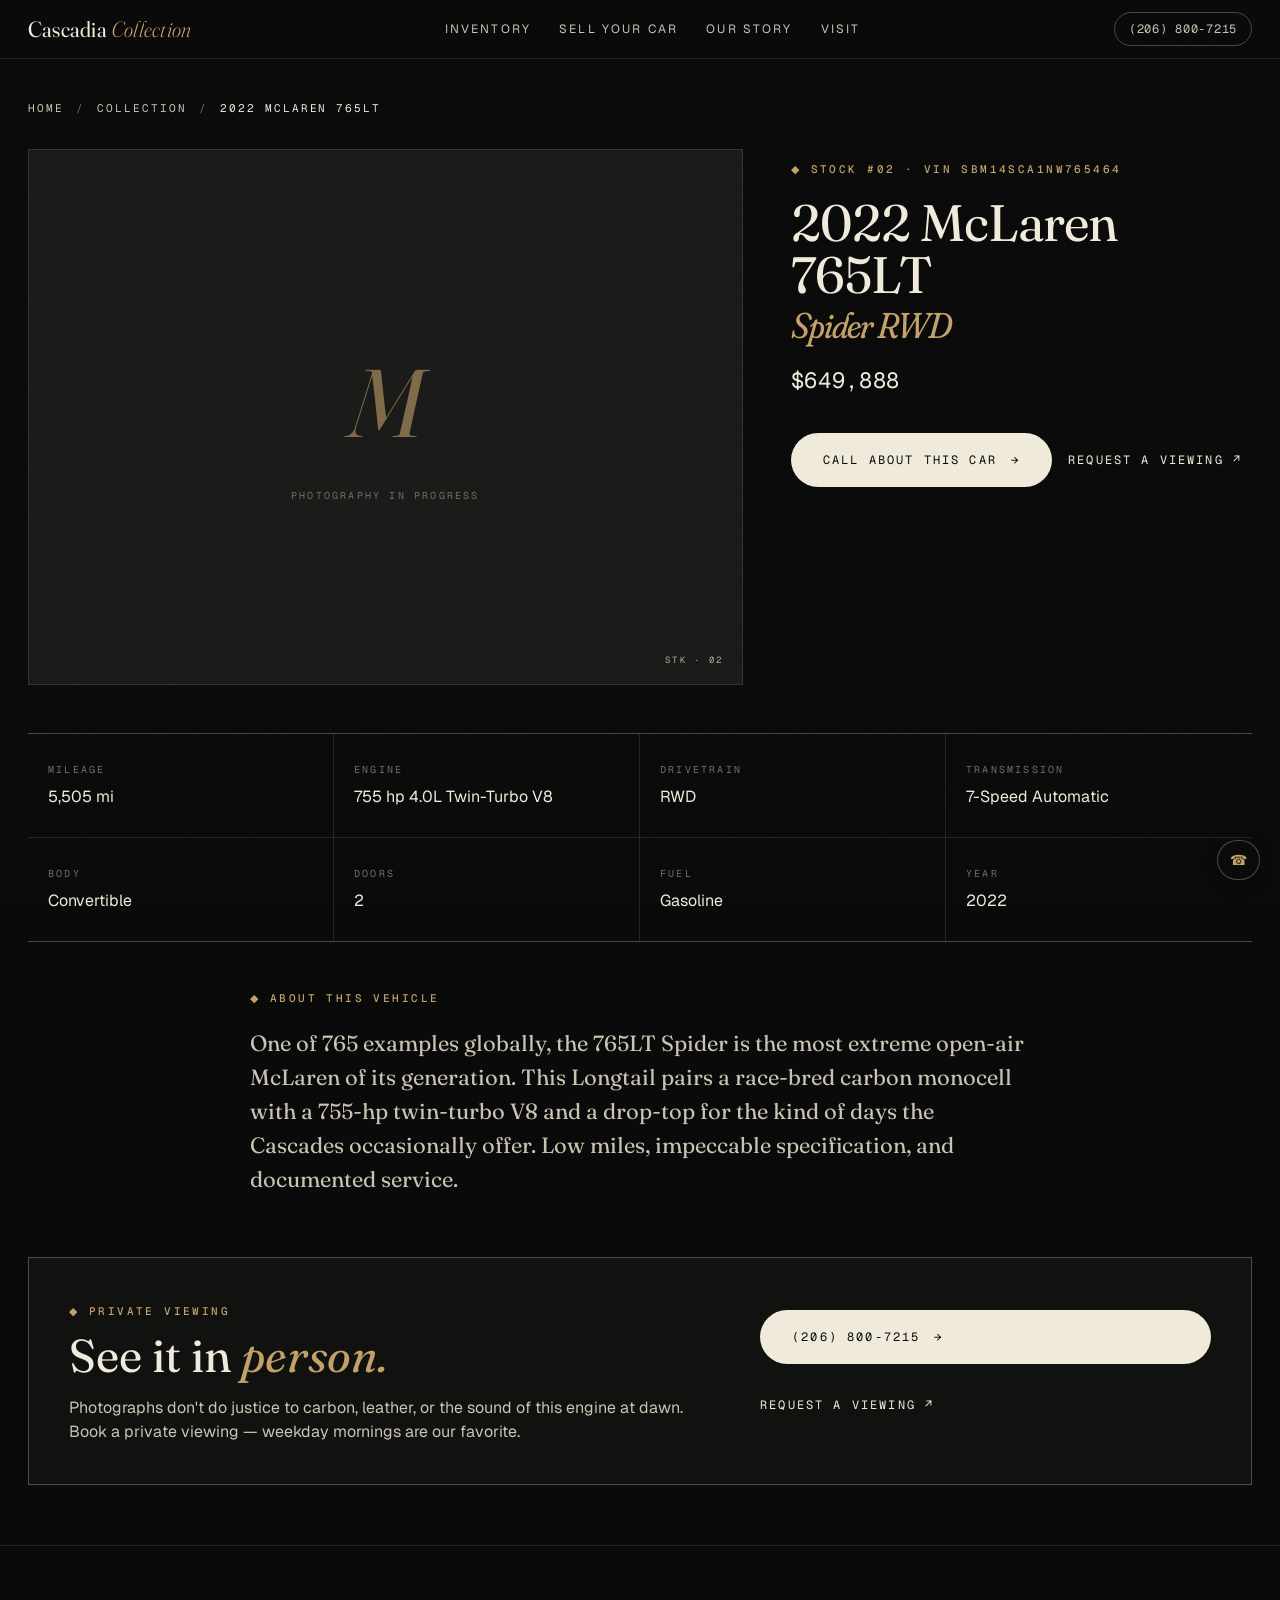
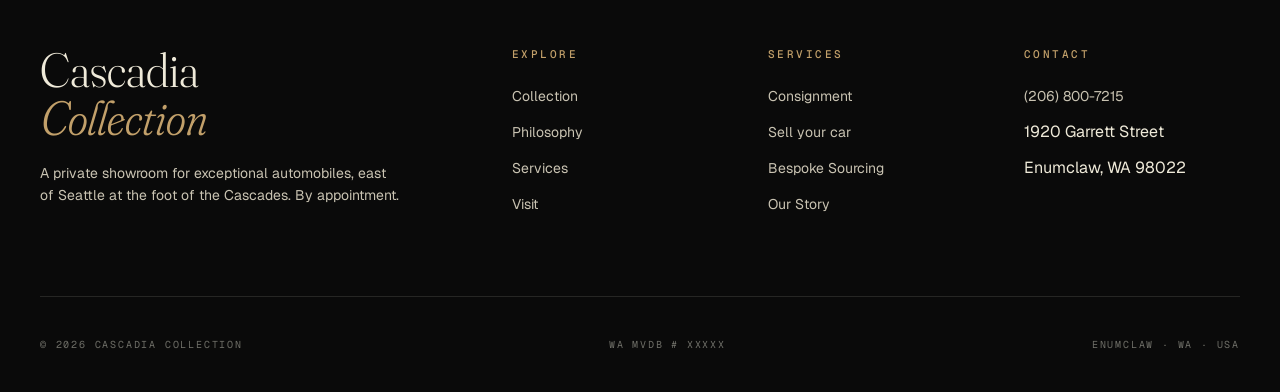
<file: cascadia/inventory/mclaren-765lt.html>
<!DOCTYPE html>
<html lang="en">
<head>
  <meta charset="UTF-8" />
  <meta name="viewport" content="width=device-width, initial-scale=1.0" />
  <title>2022 McLaren 765LT Spider RWD — Cascadia Collection</title>
  <meta name="description" content="One of 765 examples globally, the 765LT Spider is the most extreme open-air McLaren of its generation. This Longtail pairs a race-bred carbon monocell…" />
  <link rel="canonical" href="https://cascadiacollection.com/inventory/mclaren-765lt.html" />

  <meta property="og:type" content="product" />
  <meta property="og:title" content="2022 McLaren 765LT Spider RWD — Cascadia Collection" />
  <meta property="og:description" content="One of 765 examples globally, the 765LT Spider is the most extreme open-air McLaren of its generation. This Longtail pairs a race-bred carbon monocell…" />
  <meta property="og:url" content="https://cascadiacollection.com/inventory/mclaren-765lt.html" />
  <meta property="og:image" content="" />
  <meta name="twitter:card" content="summary_large_image" />
  <meta name="twitter:title" content="2022 McLaren 765LT Spider RWD — Cascadia Collection" />
  <meta name="twitter:description" content="One of 765 examples globally, the 765LT Spider is the most extreme open-air McLaren of its generation. This Longtail pairs a race-bred carbon monocell…" />
  <meta name="twitter:image" content="" />

  <link rel="preconnect" href="https://fonts.googleapis.com" />
  <link rel="preconnect" href="https://fonts.gstatic.com" crossorigin />
  <link href="https://fonts.googleapis.com/css2?family=Fraunces:ital,opsz,wght,SOFT@0,9..144,300..900,0..100;1,9..144,300..900,0..100&family=Geist:wght@300..800&family=Geist+Mono:wght@400..600&display=swap" rel="stylesheet" />
  <link rel="stylesheet" href="../css/base.css" />
  <link rel="stylesheet" href="../css/components.css" />
  <link rel="stylesheet" href="../css/layout.css" />
  <link rel="stylesheet" href="../css/vdp.css" />
  <link rel="stylesheet" href="../css/open.css" />

  <script type="application/ld+json">{"@context":"https://schema.org","@type":"Car","name":"2022 McLaren 765LT Spider RWD","brand":{"@type":"Brand","name":"McLaren"},"model":"765LT","vehicleModelDate":"2022","vehicleIdentificationNumber":"SBM14SCA1NW765464","bodyType":"Convertible","numberOfDoors":2,"vehicleTransmission":"7-Speed Automatic","driveWheelConfiguration":"RWD","fuelType":"Gasoline","mileageFromOdometer":{"@type":"QuantitativeValue","value":5505,"unitCode":"SMI"},"description":"One of 765 examples globally, the 765LT Spider is the most extreme open-air McLaren of its generation. This Longtail pairs a race-bred carbon monocell with a 755-hp twin-turbo V8 and a drop-top for the kind of days the Cascades occasionally offer. Low miles, impeccable specification, and documented service.","image":[""],"url":"https://cascadiacollection.com/inventory/mclaren-765lt.html","offers":{"@type":"Offer","availability":"https://schema.org/InStock","priceCurrency":"USD","itemCondition":"https://schema.org/UsedCondition","url":"https://cascadiacollection.com/inventory/mclaren-765lt.html","seller":{"@type":"AutoDealer","name":"Cascadia Collection","telephone":"(206) 800-7215"},"price":649888}}</script>
  <script type="application/ld+json">{"@context":"https://schema.org","@type":"BreadcrumbList","itemListElement":[{"@type":"ListItem","position":1,"name":"Home","item":"https://cascadiacollection.com/"},{"@type":"ListItem","position":2,"name":"Collection","item":"https://cascadiacollection.com/#collection"},{"@type":"ListItem","position":3,"name":"2022 McLaren 765LT Spider RWD","item":"https://cascadiacollection.com/inventory/mclaren-765lt.html"}]}</script>
</head>
<body>

  <a class="skip-link" href="#main">Skip to details</a>

  <nav class="top scrolled" id="nav" aria-label="Primary">
    <a href="../index.html" class="nav-brand">Cascadia <em>Collection</em></a>
    <div class="nav-links">
      <a href="../index.html#collection">Inventory</a>
      <a href="../sell-your-car.html">Sell Your Car</a>
      <a href="../story.html">Our Story</a>
      <a href="../index.html#visit">Visit</a>
    </div>
    <div class="nav-actions">
      <a href="tel:2068007215" class="nav-cta">(206) 800-7215</a>
    </div>
    <button class="hamburger" id="hamburger" aria-label="Menu" aria-expanded="false" aria-controls="mobileMenu"><span></span><span></span><span></span></button>
  </nav>

  <div class="mobile-menu" id="mobileMenu">
    <a href="../index.html#collection">Inventory</a>
    <a href="../sell-your-car.html">Sell Your Car</a>
    <a href="../story.html">Our Story</a>
    <a href="../index.html#visit">Visit &amp; Contact</a>
    <a href="tel:2068007215" class="mobile-menu-call">☎ Call (206) 800-7215</a>
    <a href="https://www.google.com/maps/dir/?api=1&destination=Cascadia+Collection+1920+Garrett+Street%2CEnumclaw+WA%2C+98022%2CUS" target="_blank" rel="noopener">↗ Get Directions</a>
  </div>

  <main class="vdp" id="main">
    <nav class="vdp-crumbs" aria-label="Breadcrumb">
      <a href="../index.html">Home</a>
      <span>/</span>
      <a href="../index.html#collection">Collection</a>
      <span>/</span>
      <span aria-current="page">2022 McLaren 765LT</span>
    </nav>

    <article class="vdp-hero">
      <div class="vdp-img">
        <div class="vehicle-stock">STK · 02</div>
        <div class="vehicle-placeholder" style="position:absolute;inset:0;">
         <div class="mark" style="font-size:96px;">M</div>
         <div class="label">Photography in progress</div>
       </div>
      </div>

      <div class="vdp-head">
        <span class="eyebrow">◆ Stock #02 · VIN SBM14SCA1NW765464</span>
        <h1 class="vdp-title">
          2022 McLaren 765LT<br/>
          <em>Spider RWD</em>
        </h1>
        <div class="vdp-price ">$649,888</div>

        <div class="vdp-cta">
          <a href="tel:2068007215" class="btn-primary">
            <span>Call About This Car</span>
            <span class="arrow">→</span>
          </a>
          <a href="../index.html?vehicle=mclaren-765lt#visit" class="btn-ghost">Request a viewing ↗</a>
        </div>
      </div>
    </article>

    <section class="vdp-specs" aria-label="Specifications">
      <div class="spec"><div class="label">Mileage</div><div class="value">5,505 mi</div></div>
      <div class="spec"><div class="label">Engine</div><div class="value">755 hp 4.0L Twin-Turbo V8</div></div>
      <div class="spec"><div class="label">Drivetrain</div><div class="value">RWD</div></div>
      <div class="spec"><div class="label">Transmission</div><div class="value">7-Speed Automatic</div></div>
      <div class="spec"><div class="label">Body</div><div class="value">Convertible</div></div>
      <div class="spec"><div class="label">Doors</div><div class="value">2</div></div>
      <div class="spec"><div class="label">Fuel</div><div class="value">Gasoline</div></div>
      <div class="spec"><div class="label">Year</div><div class="value">2022</div></div>
    </section>

    <section class="vdp-desc">
      <span class="eyebrow">◆ About This Vehicle</span>
      <p>One of 765 examples globally, the 765LT Spider is the most extreme open-air McLaren of its generation. This Longtail pairs a race-bred carbon monocell with a 755-hp twin-turbo V8 and a drop-top for the kind of days the Cascades occasionally offer. Low miles, impeccable specification, and documented service.</p>
    </section>

    <aside class="vdp-footer-cta">
      <div>
        <span class="eyebrow">◆ Private Viewing</span>
        <h2>See it in <em>person.</em></h2>
        <p>Photographs don't do justice to carbon, leather, or the sound of this engine at dawn. Book a private viewing — weekday mornings are our favorite.</p>
      </div>
      <div class="vdp-footer-actions">
        <a href="tel:2068007215" class="btn-primary">
          <span>(206) 800-7215</span>
          <span class="arrow">→</span>
        </a>
        <a href="../index.html?vehicle=mclaren-765lt#visit" class="btn-ghost">Request a viewing ↗</a>
      </div>
    </aside>
  </main>

  <footer>
    <div class="footer-grid">
      <div>
        <div class="footer-brand">Cascadia<br /><em>Collection</em></div>
        <p class="footer-tagline">A private showroom for exceptional automobiles, east of Seattle at the foot of the Cascades. By appointment.</p>
      </div>
      <div class="footer-col">
        <h4>Explore</h4>
        <ul>
          <li><a href="../index.html#collection">Collection</a></li>
          <li><a href="../index.html#philosophy">Philosophy</a></li>
          <li><a href="../index.html#experience">Services</a></li>
          <li><a href="../index.html#visit">Visit</a></li>
        </ul>
      </div>
      <div class="footer-col">
        <h4>Services</h4>
        <ul>
          <li><a href="../sell-your-car.html">Consignment</a></li>
          <li><a href="../sell-your-car.html">Sell your car</a></li>
          <li><a href="../index.html#experience">Bespoke Sourcing</a></li>
          <li><a href="../story.html">Our Story</a></li>
        </ul>
      </div>
      <div class="footer-col">
        <h4>Contact</h4>
        <ul>
          <li><a href="tel:2068007215">(206) 800-7215</a></li>
          <li>1920 Garrett Street</li>
          <li>Enumclaw, WA 98022</li>
        </ul>
      </div>
    </div>
    <div class="footer-bottom">
      <span>© <span id="year"></span> Cascadia Collection</span>
      <span>WA MVDB # XXXXX</span>
      <span>Enumclaw · WA · USA</span>
    </div>
  </footer>

  <div class="action-bar" role="region" aria-label="Quick actions">
    <a href="tel:2068007215" class="action-bar-btn"><span class="ico" aria-hidden="true">☎</span><span>Call</span></a>
    <a href="../index.html?vehicle=mclaren-765lt#visit" class="action-bar-btn"><span class="ico" aria-hidden="true">✦</span><span>Book Viewing</span></a>
    <a href="https://www.google.com/maps/dir/?api=1&destination=Cascadia+Collection+1920+Garrett+Street%2CEnumclaw+WA%2C+98022%2CUS" target="_blank" rel="noopener" class="action-bar-btn"><span class="ico" aria-hidden="true">↗</span><span>Directions</span></a>
  </div>

  <a href="tel:2068007215" class="floating-call" aria-label="Call Cascadia Collection">
    <span class="ico" aria-hidden="true">☎</span><span class="lbl">(206) 800-7215</span>
  </a>

  <script src="../js/vdp.js"></script>
  <script>
    // Minimal VDP behaviors: year, mobile menu toggle.
    document.getElementById('year').textContent = new Date().getFullYear();
    (function () {
      var h = document.getElementById('hamburger'), m = document.getElementById('mobileMenu');
      if (!h || !m) return;
      h.addEventListener('click', function () {
        var open = m.classList.toggle('open');
        h.classList.toggle('open', open);
        h.setAttribute('aria-expanded', open ? 'true' : 'false');
        document.body.style.overflow = open ? 'hidden' : '';
      });
    })();
  </script>
</body>
</html>
</file>
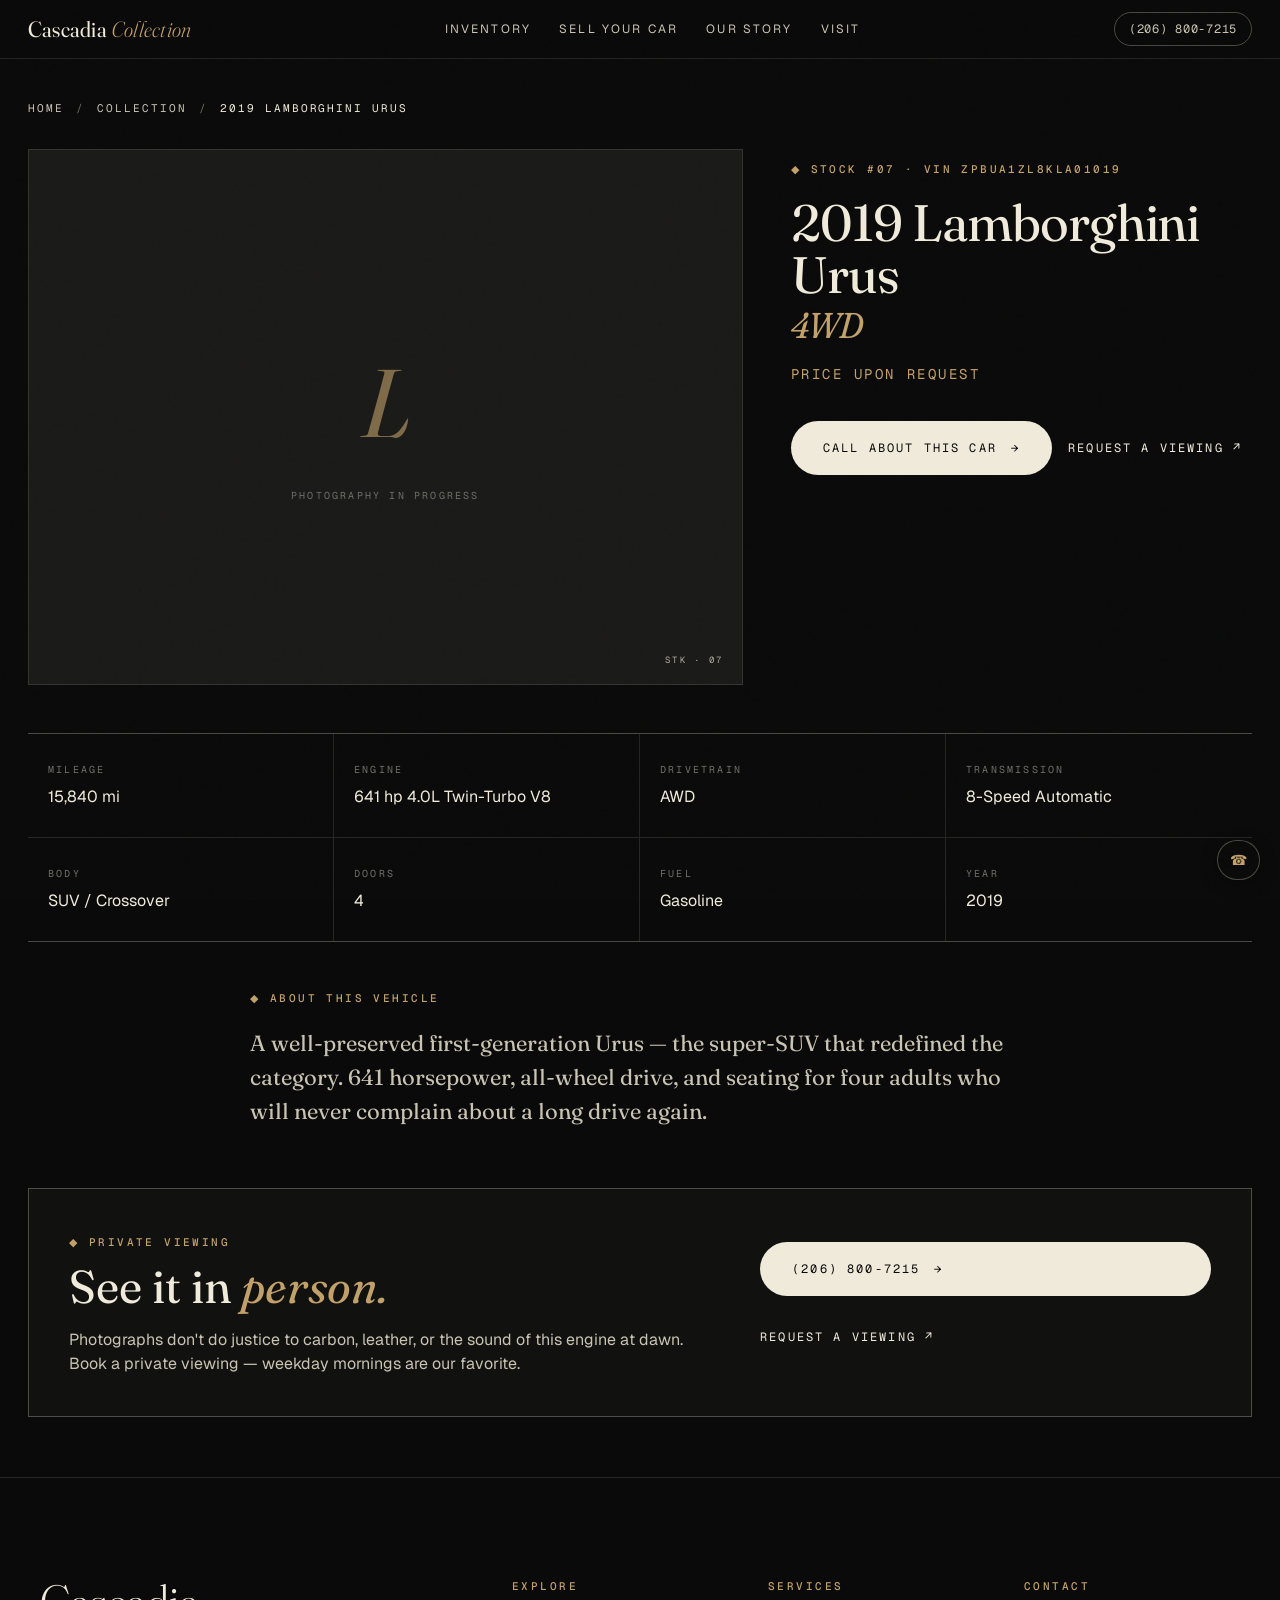
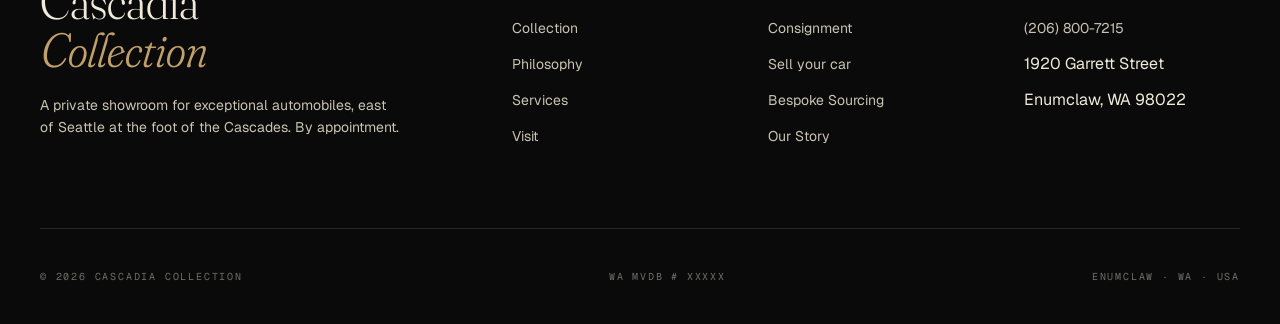
<file: cascadia/inventory/urus-2019.html>
<!DOCTYPE html>
<html lang="en">
<head>
  <meta charset="UTF-8" />
  <meta name="viewport" content="width=device-width, initial-scale=1.0" />
  <title>2019 Lamborghini Urus 4WD — Cascadia Collection</title>
  <meta name="description" content="A well-preserved first-generation Urus — the super-SUV that redefined the category. 641 horsepower, all-wheel drive, and seating for four adults who will…" />
  <link rel="canonical" href="https://cascadiacollection.com/inventory/urus-2019.html" />

  <meta property="og:type" content="product" />
  <meta property="og:title" content="2019 Lamborghini Urus 4WD — Cascadia Collection" />
  <meta property="og:description" content="A well-preserved first-generation Urus — the super-SUV that redefined the category. 641 horsepower, all-wheel drive, and seating for four adults who will…" />
  <meta property="og:url" content="https://cascadiacollection.com/inventory/urus-2019.html" />
  <meta property="og:image" content="" />
  <meta name="twitter:card" content="summary_large_image" />
  <meta name="twitter:title" content="2019 Lamborghini Urus 4WD — Cascadia Collection" />
  <meta name="twitter:description" content="A well-preserved first-generation Urus — the super-SUV that redefined the category. 641 horsepower, all-wheel drive, and seating for four adults who will…" />
  <meta name="twitter:image" content="" />

  <link rel="preconnect" href="https://fonts.googleapis.com" />
  <link rel="preconnect" href="https://fonts.gstatic.com" crossorigin />
  <link href="https://fonts.googleapis.com/css2?family=Fraunces:ital,opsz,wght,SOFT@0,9..144,300..900,0..100;1,9..144,300..900,0..100&family=Geist:wght@300..800&family=Geist+Mono:wght@400..600&display=swap" rel="stylesheet" />
  <link rel="stylesheet" href="../css/base.css" />
  <link rel="stylesheet" href="../css/components.css" />
  <link rel="stylesheet" href="../css/layout.css" />
  <link rel="stylesheet" href="../css/vdp.css" />
  <link rel="stylesheet" href="../css/open.css" />

  <script type="application/ld+json">{"@context":"https://schema.org","@type":"Car","name":"2019 Lamborghini Urus 4WD","brand":{"@type":"Brand","name":"Lamborghini"},"model":"Urus","vehicleModelDate":"2019","vehicleIdentificationNumber":"ZPBUA1ZL8KLA01019","bodyType":"SUV / Crossover","numberOfDoors":4,"vehicleTransmission":"8-Speed Automatic","driveWheelConfiguration":"AWD","fuelType":"Gasoline","mileageFromOdometer":{"@type":"QuantitativeValue","value":15840,"unitCode":"SMI"},"description":"A well-preserved first-generation Urus — the super-SUV that redefined the category. 641 horsepower, all-wheel drive, and seating for four adults who will never complain about a long drive again.","image":[""],"url":"https://cascadiacollection.com/inventory/urus-2019.html","offers":{"@type":"Offer","availability":"https://schema.org/InStock","priceCurrency":"USD","itemCondition":"https://schema.org/UsedCondition","url":"https://cascadiacollection.com/inventory/urus-2019.html","seller":{"@type":"AutoDealer","name":"Cascadia Collection","telephone":"(206) 800-7215"}}}</script>
  <script type="application/ld+json">{"@context":"https://schema.org","@type":"BreadcrumbList","itemListElement":[{"@type":"ListItem","position":1,"name":"Home","item":"https://cascadiacollection.com/"},{"@type":"ListItem","position":2,"name":"Collection","item":"https://cascadiacollection.com/#collection"},{"@type":"ListItem","position":3,"name":"2019 Lamborghini Urus 4WD","item":"https://cascadiacollection.com/inventory/urus-2019.html"}]}</script>
</head>
<body>

  <a class="skip-link" href="#main">Skip to details</a>

  <nav class="top scrolled" id="nav" aria-label="Primary">
    <a href="../index.html" class="nav-brand">Cascadia <em>Collection</em></a>
    <div class="nav-links">
      <a href="../index.html#collection">Inventory</a>
      <a href="../sell-your-car.html">Sell Your Car</a>
      <a href="../story.html">Our Story</a>
      <a href="../index.html#visit">Visit</a>
    </div>
    <div class="nav-actions">
      <a href="tel:2068007215" class="nav-cta">(206) 800-7215</a>
    </div>
    <button class="hamburger" id="hamburger" aria-label="Menu" aria-expanded="false" aria-controls="mobileMenu"><span></span><span></span><span></span></button>
  </nav>

  <div class="mobile-menu" id="mobileMenu">
    <a href="../index.html#collection">Inventory</a>
    <a href="../sell-your-car.html">Sell Your Car</a>
    <a href="../story.html">Our Story</a>
    <a href="../index.html#visit">Visit &amp; Contact</a>
    <a href="tel:2068007215" class="mobile-menu-call">☎ Call (206) 800-7215</a>
    <a href="https://www.google.com/maps/dir/?api=1&destination=Cascadia+Collection+1920+Garrett+Street%2CEnumclaw+WA%2C+98022%2CUS" target="_blank" rel="noopener">↗ Get Directions</a>
  </div>

  <main class="vdp" id="main">
    <nav class="vdp-crumbs" aria-label="Breadcrumb">
      <a href="../index.html">Home</a>
      <span>/</span>
      <a href="../index.html#collection">Collection</a>
      <span>/</span>
      <span aria-current="page">2019 Lamborghini Urus</span>
    </nav>

    <article class="vdp-hero">
      <div class="vdp-img">
        <div class="vehicle-stock">STK · 07</div>
        <div class="vehicle-placeholder" style="position:absolute;inset:0;">
         <div class="mark" style="font-size:96px;">L</div>
         <div class="label">Photography in progress</div>
       </div>
      </div>

      <div class="vdp-head">
        <span class="eyebrow">◆ Stock #07 · VIN ZPBUA1ZL8KLA01019</span>
        <h1 class="vdp-title">
          2019 Lamborghini Urus<br/>
          <em>4WD</em>
        </h1>
        <div class="vdp-price inquire">Price upon request</div>

        <div class="vdp-cta">
          <a href="tel:2068007215" class="btn-primary">
            <span>Call About This Car</span>
            <span class="arrow">→</span>
          </a>
          <a href="../index.html?vehicle=urus-2019#visit" class="btn-ghost">Request a viewing ↗</a>
        </div>
      </div>
    </article>

    <section class="vdp-specs" aria-label="Specifications">
      <div class="spec"><div class="label">Mileage</div><div class="value">15,840 mi</div></div>
      <div class="spec"><div class="label">Engine</div><div class="value">641 hp 4.0L Twin-Turbo V8</div></div>
      <div class="spec"><div class="label">Drivetrain</div><div class="value">AWD</div></div>
      <div class="spec"><div class="label">Transmission</div><div class="value">8-Speed Automatic</div></div>
      <div class="spec"><div class="label">Body</div><div class="value">SUV / Crossover</div></div>
      <div class="spec"><div class="label">Doors</div><div class="value">4</div></div>
      <div class="spec"><div class="label">Fuel</div><div class="value">Gasoline</div></div>
      <div class="spec"><div class="label">Year</div><div class="value">2019</div></div>
    </section>

    <section class="vdp-desc">
      <span class="eyebrow">◆ About This Vehicle</span>
      <p>A well-preserved first-generation Urus — the super-SUV that redefined the category. 641 horsepower, all-wheel drive, and seating for four adults who will never complain about a long drive again.</p>
    </section>

    <aside class="vdp-footer-cta">
      <div>
        <span class="eyebrow">◆ Private Viewing</span>
        <h2>See it in <em>person.</em></h2>
        <p>Photographs don't do justice to carbon, leather, or the sound of this engine at dawn. Book a private viewing — weekday mornings are our favorite.</p>
      </div>
      <div class="vdp-footer-actions">
        <a href="tel:2068007215" class="btn-primary">
          <span>(206) 800-7215</span>
          <span class="arrow">→</span>
        </a>
        <a href="../index.html?vehicle=urus-2019#visit" class="btn-ghost">Request a viewing ↗</a>
      </div>
    </aside>
  </main>

  <footer>
    <div class="footer-grid">
      <div>
        <div class="footer-brand">Cascadia<br /><em>Collection</em></div>
        <p class="footer-tagline">A private showroom for exceptional automobiles, east of Seattle at the foot of the Cascades. By appointment.</p>
      </div>
      <div class="footer-col">
        <h4>Explore</h4>
        <ul>
          <li><a href="../index.html#collection">Collection</a></li>
          <li><a href="../index.html#philosophy">Philosophy</a></li>
          <li><a href="../index.html#experience">Services</a></li>
          <li><a href="../index.html#visit">Visit</a></li>
        </ul>
      </div>
      <div class="footer-col">
        <h4>Services</h4>
        <ul>
          <li><a href="../sell-your-car.html">Consignment</a></li>
          <li><a href="../sell-your-car.html">Sell your car</a></li>
          <li><a href="../index.html#experience">Bespoke Sourcing</a></li>
          <li><a href="../story.html">Our Story</a></li>
        </ul>
      </div>
      <div class="footer-col">
        <h4>Contact</h4>
        <ul>
          <li><a href="tel:2068007215">(206) 800-7215</a></li>
          <li>1920 Garrett Street</li>
          <li>Enumclaw, WA 98022</li>
        </ul>
      </div>
    </div>
    <div class="footer-bottom">
      <span>© <span id="year"></span> Cascadia Collection</span>
      <span>WA MVDB # XXXXX</span>
      <span>Enumclaw · WA · USA</span>
    </div>
  </footer>

  <div class="action-bar" role="region" aria-label="Quick actions">
    <a href="tel:2068007215" class="action-bar-btn"><span class="ico" aria-hidden="true">☎</span><span>Call</span></a>
    <a href="../index.html?vehicle=urus-2019#visit" class="action-bar-btn"><span class="ico" aria-hidden="true">✦</span><span>Book Viewing</span></a>
    <a href="https://www.google.com/maps/dir/?api=1&destination=Cascadia+Collection+1920+Garrett+Street%2CEnumclaw+WA%2C+98022%2CUS" target="_blank" rel="noopener" class="action-bar-btn"><span class="ico" aria-hidden="true">↗</span><span>Directions</span></a>
  </div>

  <a href="tel:2068007215" class="floating-call" aria-label="Call Cascadia Collection">
    <span class="ico" aria-hidden="true">☎</span><span class="lbl">(206) 800-7215</span>
  </a>

  <script src="../js/vdp.js"></script>
  <script>
    // Minimal VDP behaviors: year, mobile menu toggle.
    document.getElementById('year').textContent = new Date().getFullYear();
    (function () {
      var h = document.getElementById('hamburger'), m = document.getElementById('mobileMenu');
      if (!h || !m) return;
      h.addEventListener('click', function () {
        var open = m.classList.toggle('open');
        h.classList.toggle('open', open);
        h.setAttribute('aria-expanded', open ? 'true' : 'false');
        document.body.style.overflow = open ? 'hidden' : '';
      });
    })();
  </script>
</body>
</html>
</file>
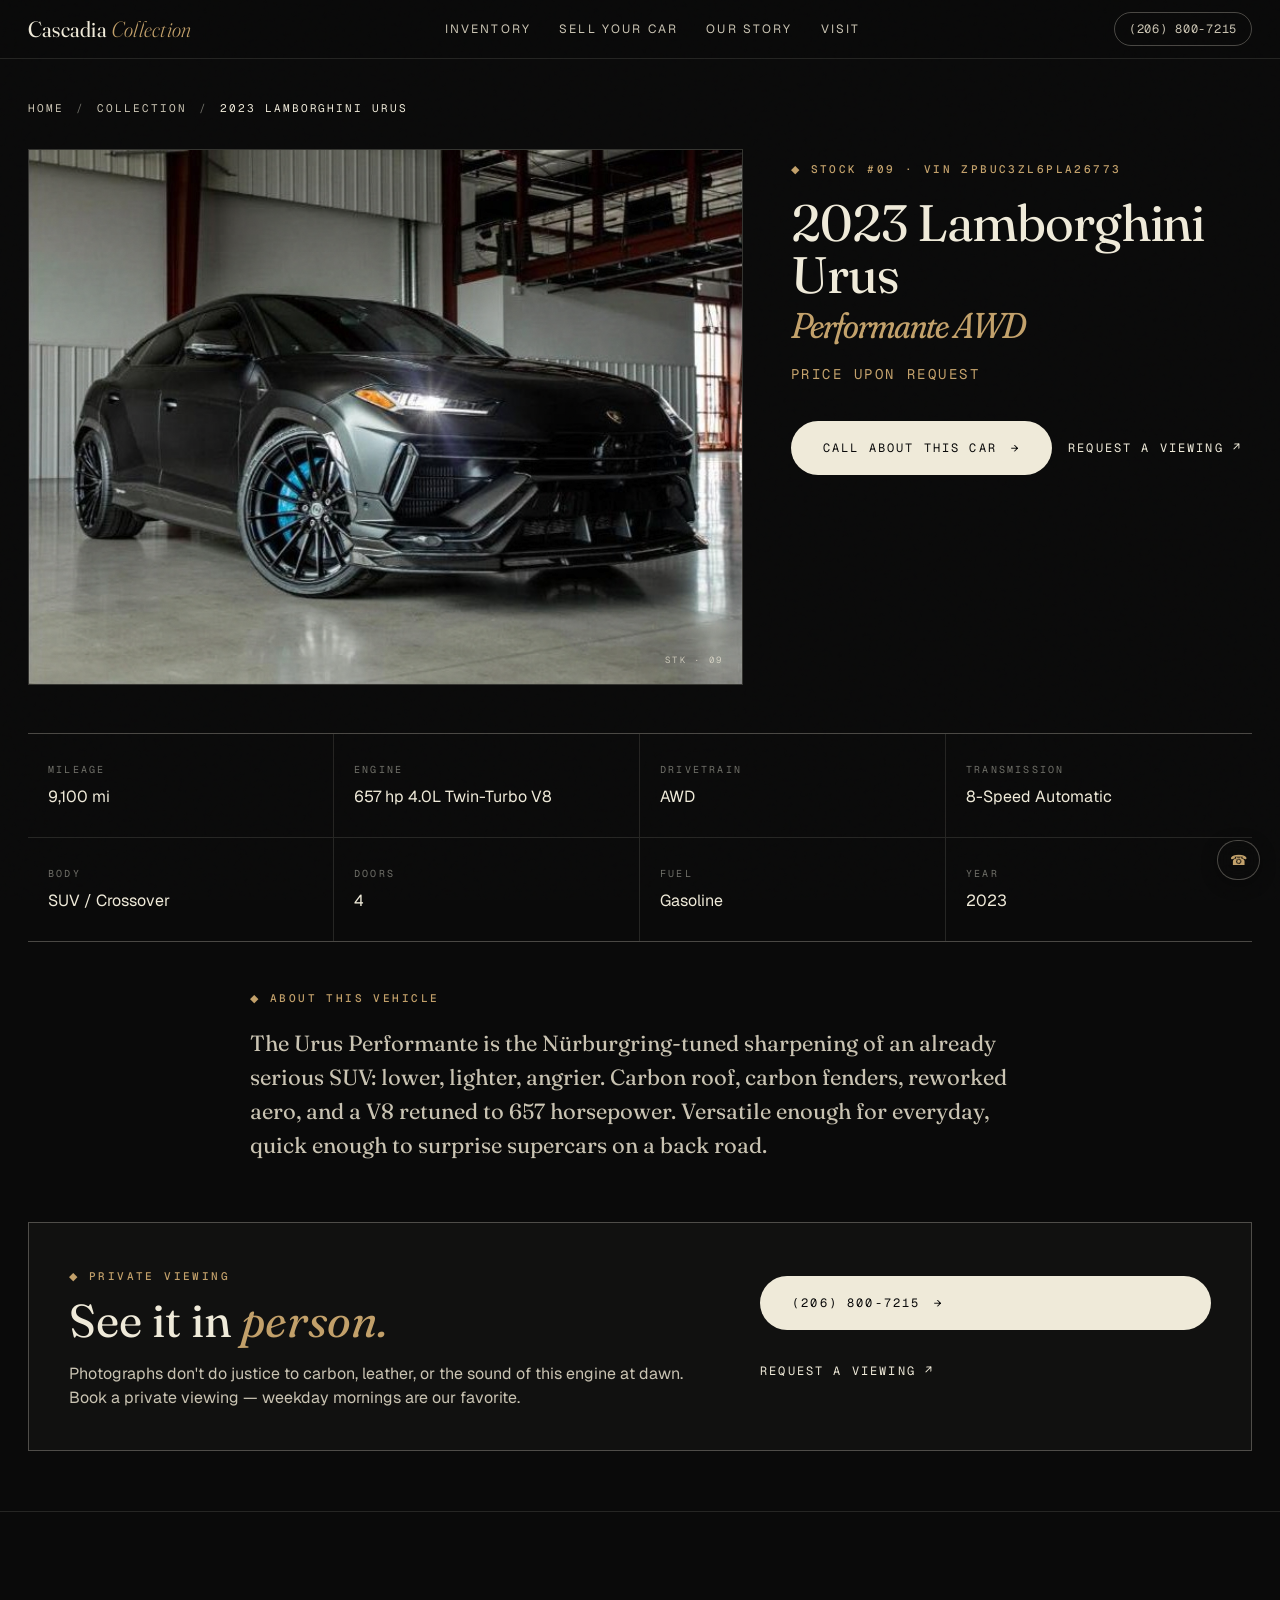
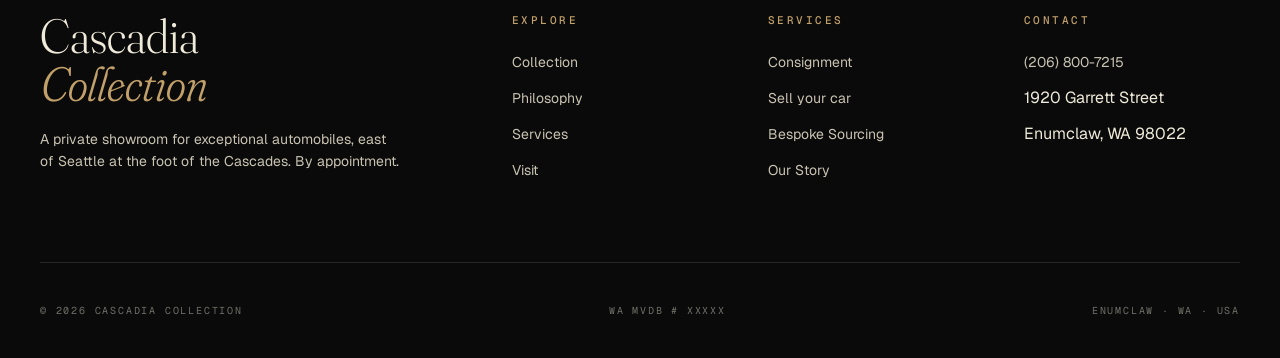
<file: cascadia/inventory/urus-performante.html>
<!DOCTYPE html>
<html lang="en">
<head>
  <meta charset="UTF-8" />
  <meta name="viewport" content="width=device-width, initial-scale=1.0" />
  <title>2023 Lamborghini Urus Performante AWD — Cascadia Collection</title>
  <meta name="description" content="The Urus Performante is the Nürburgring-tuned sharpening of an already serious SUV: lower, lighter, angrier. Carbon roof, carbon fenders, reworked aero,…" />
  <link rel="canonical" href="https://cascadiacollection.com/inventory/urus-performante.html" />

  <meta property="og:type" content="product" />
  <meta property="og:title" content="2023 Lamborghini Urus Performante AWD — Cascadia Collection" />
  <meta property="og:description" content="The Urus Performante is the Nürburgring-tuned sharpening of an already serious SUV: lower, lighter, angrier. Carbon roof, carbon fenders, reworked aero,…" />
  <meta property="og:url" content="https://cascadiacollection.com/inventory/urus-performante.html" />
  <meta property="og:image" content="" />
  <meta name="twitter:card" content="summary_large_image" />
  <meta name="twitter:title" content="2023 Lamborghini Urus Performante AWD — Cascadia Collection" />
  <meta name="twitter:description" content="The Urus Performante is the Nürburgring-tuned sharpening of an already serious SUV: lower, lighter, angrier. Carbon roof, carbon fenders, reworked aero,…" />
  <meta name="twitter:image" content="" />

  <link rel="preconnect" href="https://fonts.googleapis.com" />
  <link rel="preconnect" href="https://fonts.gstatic.com" crossorigin />
  <link href="https://fonts.googleapis.com/css2?family=Fraunces:ital,opsz,wght,SOFT@0,9..144,300..900,0..100;1,9..144,300..900,0..100&family=Geist:wght@300..800&family=Geist+Mono:wght@400..600&display=swap" rel="stylesheet" />
  <link rel="stylesheet" href="../css/base.css" />
  <link rel="stylesheet" href="../css/components.css" />
  <link rel="stylesheet" href="../css/layout.css" />
  <link rel="stylesheet" href="../css/vdp.css" />
  <link rel="stylesheet" href="../css/open.css" />

  <script type="application/ld+json">{"@context":"https://schema.org","@type":"Car","name":"2023 Lamborghini Urus Performante AWD","brand":{"@type":"Brand","name":"Lamborghini"},"model":"Urus","vehicleModelDate":"2023","vehicleIdentificationNumber":"ZPBUC3ZL6PLA26773","bodyType":"SUV / Crossover","numberOfDoors":4,"vehicleTransmission":"8-Speed Automatic","driveWheelConfiguration":"AWD","fuelType":"Gasoline","mileageFromOdometer":{"@type":"QuantitativeValue","value":9100,"unitCode":"SMI"},"description":"The Urus Performante is the Nürburgring-tuned sharpening of an already serious SUV: lower, lighter, angrier. Carbon roof, carbon fenders, reworked aero, and a V8 retuned to 657 horsepower. Versatile enough for everyday, quick enough to surprise supercars on a back road.","image":[""],"url":"https://cascadiacollection.com/inventory/urus-performante.html","offers":{"@type":"Offer","availability":"https://schema.org/InStock","priceCurrency":"USD","itemCondition":"https://schema.org/UsedCondition","url":"https://cascadiacollection.com/inventory/urus-performante.html","seller":{"@type":"AutoDealer","name":"Cascadia Collection","telephone":"(206) 800-7215"}}}</script>
  <script type="application/ld+json">{"@context":"https://schema.org","@type":"BreadcrumbList","itemListElement":[{"@type":"ListItem","position":1,"name":"Home","item":"https://cascadiacollection.com/"},{"@type":"ListItem","position":2,"name":"Collection","item":"https://cascadiacollection.com/#collection"},{"@type":"ListItem","position":3,"name":"2023 Lamborghini Urus Performante AWD","item":"https://cascadiacollection.com/inventory/urus-performante.html"}]}</script>
</head>
<body>

  <a class="skip-link" href="#main">Skip to details</a>

  <nav class="top scrolled" id="nav" aria-label="Primary">
    <a href="../index.html" class="nav-brand">Cascadia <em>Collection</em></a>
    <div class="nav-links">
      <a href="../index.html#collection">Inventory</a>
      <a href="../sell-your-car.html">Sell Your Car</a>
      <a href="../story.html">Our Story</a>
      <a href="../index.html#visit">Visit</a>
    </div>
    <div class="nav-actions">
      <a href="tel:2068007215" class="nav-cta">(206) 800-7215</a>
    </div>
    <button class="hamburger" id="hamburger" aria-label="Menu" aria-expanded="false" aria-controls="mobileMenu"><span></span><span></span><span></span></button>
  </nav>

  <div class="mobile-menu" id="mobileMenu">
    <a href="../index.html#collection">Inventory</a>
    <a href="../sell-your-car.html">Sell Your Car</a>
    <a href="../story.html">Our Story</a>
    <a href="../index.html#visit">Visit &amp; Contact</a>
    <a href="tel:2068007215" class="mobile-menu-call">☎ Call (206) 800-7215</a>
    <a href="https://www.google.com/maps/dir/?api=1&destination=Cascadia+Collection+1920+Garrett+Street%2CEnumclaw+WA%2C+98022%2CUS" target="_blank" rel="noopener">↗ Get Directions</a>
  </div>

  <main class="vdp" id="main">
    <nav class="vdp-crumbs" aria-label="Breadcrumb">
      <a href="../index.html">Home</a>
      <span>/</span>
      <a href="../index.html#collection">Collection</a>
      <span>/</span>
      <span aria-current="page">2023 Lamborghini Urus</span>
    </nav>

    <article class="vdp-hero">
      <div class="vdp-img">
        <div class="vehicle-stock">STK · 09</div>
        <img src="../assets/images/urus23.jpg" alt="2023 Lamborghini Urus" style="width:100%;height:100%;object-fit:cover;" />
      </div>

      <div class="vdp-head">
        <span class="eyebrow">◆ Stock #09 · VIN ZPBUC3ZL6PLA26773</span>
        <h1 class="vdp-title">
          2023 Lamborghini Urus<br/>
          <em>Performante AWD</em>
        </h1>
        <div class="vdp-price inquire">Price upon request</div>

        <div class="vdp-cta">
          <a href="tel:2068007215" class="btn-primary">
            <span>Call About This Car</span>
            <span class="arrow">→</span>
          </a>
          <a href="../index.html?vehicle=urus-performante#visit" class="btn-ghost">Request a viewing ↗</a>
        </div>
      </div>
    </article>

    <section class="vdp-specs" aria-label="Specifications">
      <div class="spec"><div class="label">Mileage</div><div class="value">9,100 mi</div></div>
      <div class="spec"><div class="label">Engine</div><div class="value">657 hp 4.0L Twin-Turbo V8</div></div>
      <div class="spec"><div class="label">Drivetrain</div><div class="value">AWD</div></div>
      <div class="spec"><div class="label">Transmission</div><div class="value">8-Speed Automatic</div></div>
      <div class="spec"><div class="label">Body</div><div class="value">SUV / Crossover</div></div>
      <div class="spec"><div class="label">Doors</div><div class="value">4</div></div>
      <div class="spec"><div class="label">Fuel</div><div class="value">Gasoline</div></div>
      <div class="spec"><div class="label">Year</div><div class="value">2023</div></div>
    </section>

    <section class="vdp-desc">
      <span class="eyebrow">◆ About This Vehicle</span>
      <p>The Urus Performante is the Nürburgring-tuned sharpening of an already serious SUV: lower, lighter, angrier. Carbon roof, carbon fenders, reworked aero, and a V8 retuned to 657 horsepower. Versatile enough for everyday, quick enough to surprise supercars on a back road.</p>
    </section>

    <aside class="vdp-footer-cta">
      <div>
        <span class="eyebrow">◆ Private Viewing</span>
        <h2>See it in <em>person.</em></h2>
        <p>Photographs don't do justice to carbon, leather, or the sound of this engine at dawn. Book a private viewing — weekday mornings are our favorite.</p>
      </div>
      <div class="vdp-footer-actions">
        <a href="tel:2068007215" class="btn-primary">
          <span>(206) 800-7215</span>
          <span class="arrow">→</span>
        </a>
        <a href="../index.html?vehicle=urus-performante#visit" class="btn-ghost">Request a viewing ↗</a>
      </div>
    </aside>
  </main>

  <footer>
    <div class="footer-grid">
      <div>
        <div class="footer-brand">Cascadia<br /><em>Collection</em></div>
        <p class="footer-tagline">A private showroom for exceptional automobiles, east of Seattle at the foot of the Cascades. By appointment.</p>
      </div>
      <div class="footer-col">
        <h4>Explore</h4>
        <ul>
          <li><a href="../index.html#collection">Collection</a></li>
          <li><a href="../index.html#philosophy">Philosophy</a></li>
          <li><a href="../index.html#experience">Services</a></li>
          <li><a href="../index.html#visit">Visit</a></li>
        </ul>
      </div>
      <div class="footer-col">
        <h4>Services</h4>
        <ul>
          <li><a href="../sell-your-car.html">Consignment</a></li>
          <li><a href="../sell-your-car.html">Sell your car</a></li>
          <li><a href="../index.html#experience">Bespoke Sourcing</a></li>
          <li><a href="../story.html">Our Story</a></li>
        </ul>
      </div>
      <div class="footer-col">
        <h4>Contact</h4>
        <ul>
          <li><a href="tel:2068007215">(206) 800-7215</a></li>
          <li>1920 Garrett Street</li>
          <li>Enumclaw, WA 98022</li>
        </ul>
      </div>
    </div>
    <div class="footer-bottom">
      <span>© <span id="year"></span> Cascadia Collection</span>
      <span>WA MVDB # XXXXX</span>
      <span>Enumclaw · WA · USA</span>
    </div>
  </footer>

  <div class="action-bar" role="region" aria-label="Quick actions">
    <a href="tel:2068007215" class="action-bar-btn"><span class="ico" aria-hidden="true">☎</span><span>Call</span></a>
    <a href="../index.html?vehicle=urus-performante#visit" class="action-bar-btn"><span class="ico" aria-hidden="true">✦</span><span>Book Viewing</span></a>
    <a href="https://www.google.com/maps/dir/?api=1&destination=Cascadia+Collection+1920+Garrett+Street%2CEnumclaw+WA%2C+98022%2CUS" target="_blank" rel="noopener" class="action-bar-btn"><span class="ico" aria-hidden="true">↗</span><span>Directions</span></a>
  </div>

  <a href="tel:2068007215" class="floating-call" aria-label="Call Cascadia Collection">
    <span class="ico" aria-hidden="true">☎</span><span class="lbl">(206) 800-7215</span>
  </a>

  <script src="../js/vdp.js"></script>
  <script>
    // Minimal VDP behaviors: year, mobile menu toggle.
    document.getElementById('year').textContent = new Date().getFullYear();
    (function () {
      var h = document.getElementById('hamburger'), m = document.getElementById('mobileMenu');
      if (!h || !m) return;
      h.addEventListener('click', function () {
        var open = m.classList.toggle('open');
        h.classList.toggle('open', open);
        h.setAttribute('aria-expanded', open ? 'true' : 'false');
        document.body.style.overflow = open ? 'hidden' : '';
      });
    })();
  </script>
</body>
</html>
</file>
<file: css/site.css>
@font-face {
  font-family: "Bricolage Grotesque";
  font-style: normal;
  font-weight: 400 800;
  font-display: swap;
  src: url("../fonts/bricolage-grotesque-ext.woff2") format("woff2");
  unicode-range: U+0100-02BA, U+02BD-02C5, U+02C7-02CC, U+02CE-02D7, U+02DD-02FF, U+0304, U+0308, U+0329, U+1D00-1DBF, U+1E00-1E9F, U+1EF2-1EFF, U+2020, U+20A0-20AB, U+20AD-20C0, U+2113, U+2C60-2C7F, U+A720-A7FF;
}
@font-face {
  font-family: "Bricolage Grotesque";
  font-style: normal;
  font-weight: 400 800;
  font-display: swap;
  src: url("../fonts/bricolage-grotesque.woff2") format("woff2");
  unicode-range: U+0000-00FF, U+0131, U+0152-0153, U+02BB-02BC, U+02C6, U+02DA, U+02DC, U+0304, U+0308, U+0329, U+2000-206F, U+20AC, U+2122, U+2191, U+2193, U+2212, U+2215, U+FEFF, U+FFFD;
}
@font-face {
  font-family: "Instrument Sans";
  font-style: normal;
  font-weight: 400 700;
  font-display: swap;
  src: url("../fonts/instrument-sans-ext.woff2") format("woff2");
  unicode-range: U+0100-02BA, U+02BD-02C5, U+02C7-02CC, U+02CE-02D7, U+02DD-02FF, U+0304, U+0308, U+0329, U+1D00-1DBF, U+1E00-1E9F, U+1EF2-1EFF, U+2020, U+20A0-20AB, U+20AD-20C0, U+2113, U+2C60-2C7F, U+A720-A7FF;
}
@font-face {
  font-family: "Instrument Sans";
  font-style: normal;
  font-weight: 400 700;
  font-display: swap;
  src: url("../fonts/instrument-sans.woff2") format("woff2");
  unicode-range: U+0000-00FF, U+0131, U+0152-0153, U+02BB-02BC, U+02C6, U+02DA, U+02DC, U+0304, U+0308, U+0329, U+2000-206F, U+20AC, U+2122, U+2191, U+2193, U+2212, U+2215, U+FEFF, U+FFFD;
}

:root {
  --bg: #f1f2f4;
  --surface: #ffffff;
  --ink: #111318;
  --muted: #5a5f6e;
  --line: #d8dbe2;
  --accent: #3346d3;
  --on-accent: #ffffff;
  --display: "Bricolage Grotesque", "Arial Black", system-ui, sans-serif;
  --body: "Instrument Sans", "Helvetica Neue", Arial, sans-serif;
  --r: 14px;
  --bezel: #0b0c0f;
  --bezel-edge: #30333a;
  color-scheme: light;
}
@media (prefers-color-scheme: dark) {
  :root:not([data-theme="light"]) {
    --bg: #0d0f12; --surface: #16191e; --ink: #eceef2; --muted: #9aa0ae; --line: #262a31; --accent: #8d9bff; --on-accent: #0d0f12;
    color-scheme: dark;
  }
}
:root[data-theme="dark"] {
  --bg: #0d0f12; --surface: #16191e; --ink: #eceef2; --muted: #9aa0ae; --line: #262a31; --accent: #8d9bff; --on-accent: #0d0f12;
  color-scheme: dark;
}

*,
*::before,
*::after { box-sizing: border-box; }

html { -webkit-text-size-adjust: 100%; scroll-behavior: smooth; }

body {
  margin: 0;
  background: var(--bg);
  color: var(--ink);
  font-family: var(--body);
  font-size: 17px;
  line-height: 1.55;
  -webkit-font-smoothing: antialiased;
}

::selection { background: var(--accent); color: var(--on-accent); }

img { display: block; max-width: 100%; height: auto; }
h1, h2, h3, p, dl, dd, ul, figure { margin: 0; }
ul { padding: 0; list-style: none; }

a { color: inherit; }
a:focus-visible,
button:focus-visible { outline: 2px solid var(--accent); outline-offset: 3px; border-radius: 4px; }

.wrap { max-width: 1240px; margin: 0 auto; padding-inline: clamp(16px, 4vw, 40px); }

.skip { position: absolute; left: 16px; top: -60px; z-index: 20; background: var(--ink); color: var(--bg); padding: 10px 14px; border-radius: 8px; }
.skip:focus { top: 12px; }

.kicker { font-size: 12px; font-weight: 600; line-height: 1.3; letter-spacing: 0.09em; text-transform: uppercase; color: var(--muted); }

.ico { width: 1em; height: 1em; flex: none; fill: none; stroke: currentColor; stroke-width: 1.7; stroke-linecap: round; stroke-linejoin: round; }

/* Header */
.top {
  position: sticky; top: 0; z-index: 10;
  background: color-mix(in srgb, var(--bg) 86%, transparent);
  -webkit-backdrop-filter: blur(12px);
  backdrop-filter: blur(12px);
  border-bottom: 1px solid var(--line);
}
.top .wrap { display: flex; align-items: center; justify-content: space-between; gap: 16px; padding-block: 12px; }
.brand { font-family: var(--display); font-weight: 800; font-size: 19px; letter-spacing: -0.01em; text-decoration: none; }
.nav { display: flex; align-items: center; gap: clamp(14px, 3vw, 28px); font-size: 15px; }
.nav a { text-decoration: none; color: var(--muted); transition: color .2s; }
.nav a:hover { color: var(--ink); }
.theme { display: grid; place-items: center; width: 36px; height: 36px; padding: 0; border: 1px solid var(--line); border-radius: 50%; background: var(--surface); color: var(--ink); cursor: pointer; transition: border-color .2s, transform .3s; }
.theme:hover { border-color: var(--accent); transform: rotate(180deg); }

/* Hero */
.hero {
  display: grid;
  grid-template-columns: minmax(0, 1.55fr) minmax(0, 1fr);
  gap: clamp(32px, 5vw, 72px);
  align-items: end;
  padding-block: clamp(48px, 9vw, 120px) clamp(48px, 7vw, 88px);
}
.hero h1 {
  font-family: var(--display);
  font-weight: 800;
  font-size: clamp(46px, 8.6vw, 118px);
  line-height: 0.92;
  letter-spacing: -0.038em;
  text-wrap: balance;
}
.hero h1 span { color: var(--accent); }
.lede { margin-top: clamp(22px, 2.6vw, 34px); max-width: 32ch; font-size: clamp(18px, 1.9vw, 22px); line-height: 1.45; text-wrap: pretty; }

.index { border-top: 2px solid var(--ink); }
.index a {
  display: grid;
  grid-template-columns: minmax(0, 1fr) auto;
  gap: 12px;
  align-items: baseline;
  padding: 12px 0;
  border-bottom: 1px solid var(--line);
  text-decoration: none;
  transition: padding .25s ease, color .2s;
}
.index strong { font-weight: 600; }
.index span { font-size: 11px; font-weight: 600; letter-spacing: 0.09em; text-transform: uppercase; color: var(--muted); }
.index a:hover { padding-left: 10px; color: var(--accent); }

/* Projects */
section, .more-list li { scroll-margin-top: 76px; }

.case { padding-block: clamp(48px, 7vw, 96px); border-top: 1px solid var(--line); }
.case-head {
  display: grid;
  grid-template-columns: minmax(0, 1fr) minmax(0, 1.2fr);
  gap: clamp(20px, 4vw, 56px);
  align-items: start;
  margin-bottom: clamp(28px, 4vw, 48px);
}
.case h2,
.about h2 {
  margin-top: 10px;
  font-family: var(--display);
  font-weight: 800;
  font-size: clamp(34px, 4.8vw, 60px);
  line-height: 1;
  letter-spacing: -0.032em;
  text-wrap: balance;
}
.case-text p { max-width: 58ch; }
.case-text p + p { margin-top: 0.85em; }

.facts { display: flex; flex-wrap: wrap; gap: 14px 40px; margin-top: 22px; padding-top: 18px; border-top: 1px solid var(--line); }
.facts dt { font-size: 11px; font-weight: 600; letter-spacing: 0.09em; text-transform: uppercase; color: var(--muted); }
.facts dd { margin-top: 3px; font-weight: 500; }

.case-text .links { display: flex; flex-wrap: wrap; gap: 10px; margin-top: 24px; }

.btn {
  display: inline-flex; align-items: center; gap: 8px;
  padding: 11px 18px;
  border: 1px solid var(--line);
  border-radius: 999px;
  background: var(--surface);
  color: var(--ink);
  font: inherit; font-size: 15px; font-weight: 600; line-height: 1.2;
  text-decoration: none;
  cursor: pointer;
  transition: transform .2s ease, border-color .2s, box-shadow .2s;
}
.btn:hover { transform: translateY(-2px); border-color: var(--accent); }
.btn.primary { background: var(--accent); border-color: var(--accent); color: var(--on-accent); }
.btn.primary:hover { box-shadow: 0 10px 24px -10px var(--accent); }
.btn .ico { transition: transform .2s ease; }
.btn:hover .ico { transform: translate(2px, -2px); }

/* Stages: each project sits on its own colour */
.stage {
  position: relative;
  overflow: hidden;
  border-radius: 24px;
  padding: clamp(28px, 6vw, 84px) clamp(16px, 5vw, 72px);
  background:
    radial-gradient(90% 70% at 50% 0%, rgba(255, 255, 255, 0.32), rgba(255, 255, 255, 0) 62%),
    var(--tint);
}
.stage .laptop { max-width: 920px; margin-inline: auto; }
.stage.duo {
  display: grid;
  grid-template-columns: minmax(0, 1.6fr) minmax(0, 1fr);
  gap: clamp(16px, 3vw, 44px);
  align-items: end;
}
.stage.duo .laptop { max-width: none; }

.laptop, .tablet, .stage.phones img { transition: transform .5s cubic-bezier(.2, .7, .2, 1); }
.stage:hover .laptop { transform: translateY(-8px); }
.stage:hover .tablet { transform: translateY(-14px); }

.laptop .lid {
  width: 88%;
  margin: 0 auto;
  padding: 2.4% 2.4% 1.6%;
  border: 1px solid var(--bezel-edge);
  border-bottom: 0;
  border-radius: 16px 16px 0 0;
  background: var(--bezel);
}
.laptop .base {
  position: relative;
  height: clamp(10px, 1.6vw, 16px);
  border-radius: 0 0 16px 16px;
  background: linear-gradient(#dadce1, #a7abb4);
  box-shadow: 0 26px 34px -18px rgba(0, 0, 0, 0.55);
}
.laptop .base::before { content: ""; position: absolute; left: 50%; top: 0; width: 14%; height: 45%; transform: translateX(-50%); border-radius: 0 0 8px 8px; background: #a7abb4; }
.display { overflow: hidden; aspect-ratio: 16 / 10; border-radius: 4px; background: #000; }
.display img { width: 100%; height: 100%; object-fit: cover; object-position: top center; }
.tablet {
  padding: clamp(8px, 1.3vw, 16px);
  border: 1px solid var(--bezel-edge);
  border-radius: clamp(16px, 2.4vw, 28px);
  background: var(--bezel);
  box-shadow: 0 30px 40px -22px rgba(0, 0, 0, 0.6);
}
.tablet .display { aspect-ratio: 4 / 3; border-radius: 8px; }

.stage.phones {
  display: grid;
  grid-template-columns: repeat(4, minmax(0, 1fr));
  gap: clamp(14px, 3vw, 44px);
  padding-inline: clamp(20px, 7vw, 110px);
}
.stage.phones img { width: 100%; filter: drop-shadow(0 26px 26px rgba(0, 0, 0, 0.38)); }
.stage.phones figure:nth-child(even) { margin-top: clamp(16px, 4vw, 56px); }
.stage.phones figure:nth-child(odd) { margin-bottom: clamp(16px, 4vw, 56px); }
.stage.phones figure:hover img { transform: translateY(-10px); }

.shots { display: grid; grid-template-columns: repeat(2, minmax(0, 1fr)); gap: clamp(12px, 1.6vw, 20px); margin-top: clamp(12px, 1.6vw, 20px); }
.shots.three { grid-template-columns: repeat(3, minmax(0, 1fr)); }
.shots figure,
.more-list figure { overflow: hidden; border: 1px solid var(--line); border-radius: var(--r); background: #0e0e0f; }
.shots img,
.more-list img { width: 100%; transition: transform .6s cubic-bezier(.2, .7, .2, 1); }
.shots figure:hover img,
.more-list li:hover img { transform: scale(1.03); }
.shots .on-light { background: #fff; }

/* Section headings */
.wall-head {
  display: flex; flex-wrap: wrap; justify-content: space-between; align-items: baseline; gap: 8px 16px;
  padding-top: clamp(48px, 7vw, 96px);
  border-top: 1px solid var(--line);
}
.wall-head h2 { font-family: var(--display); font-weight: 800; font-size: clamp(40px, 6.4vw, 84px); line-height: 0.95; letter-spacing: -0.036em; }
.wall-head p { font-size: 12px; font-weight: 600; letter-spacing: 0.09em; text-transform: uppercase; color: var(--muted); }
.wall-head + .case { border-top: 0; padding-top: clamp(36px, 5vw, 64px); }

/* More work */
.more { padding-bottom: clamp(48px, 7vw, 96px); }
.more-list { display: grid; grid-template-columns: repeat(3, minmax(0, 1fr)); gap: 40px clamp(16px, 2vw, 28px); margin-top: clamp(28px, 4vw, 48px); }
.more-list img { aspect-ratio: 3 / 2; object-fit: cover; }
.more-list .kicker { margin-top: 18px; }
.more-list h3 { margin-top: 6px; font-family: var(--display); font-weight: 600; font-size: clamp(22px, 2.2vw, 28px); line-height: 1.1; letter-spacing: -0.02em; }
.more-list h3 + p { margin-top: 8px; color: var(--muted); }
.more-list .links { margin-top: 12px; }
.more-list .links a { display: inline-flex; align-items: center; gap: 6px; font-weight: 600; color: var(--accent); text-decoration: none; }
.more-list .links a:hover { text-decoration: underline; text-underline-offset: 0.2em; }

/* NDA note */
.nda {
  display: grid; grid-template-columns: auto minmax(0, 1fr); gap: 16px 24px; align-items: center;
  margin-bottom: clamp(48px, 7vw, 96px);
  padding: clamp(18px, 3vw, 28px);
  border: 1px dashed var(--line);
  border-radius: var(--r);
  background: var(--surface);
}
.nda .lock { display: grid; place-items: center; width: 44px; height: 44px; border: 1px solid var(--line); border-radius: 50%; background: var(--bg); }
.nda h3 { font-family: var(--display); font-weight: 600; font-size: clamp(20px, 2.2vw, 24px); letter-spacing: -0.02em; line-height: 1.15; }
.nda p { margin-top: 4px; color: var(--muted); max-width: 62ch; }

/* About */
.about {
  display: grid;
  grid-template-columns: minmax(0, 1fr) minmax(0, 1.2fr);
  gap: clamp(24px, 5vw, 72px);
  padding-block: clamp(48px, 7vw, 96px);
  border-top: 1px solid var(--line);
}
.about-text p { max-width: 54ch; font-size: clamp(18px, 1.7vw, 21px); line-height: 1.5; }
.tools { display: grid; grid-template-columns: repeat(2, minmax(0, 1fr)); column-gap: 24px; margin-top: 32px; border-top: 1px solid var(--line); }
.tools div { padding: 14px 0; border-bottom: 1px solid var(--line); }
.tools dt { font-weight: 600; }
.tools dd { margin-top: 2px; font-size: 11px; font-weight: 600; letter-spacing: 0.09em; text-transform: uppercase; color: var(--muted); }

/* Contact */
.contact {
  display: grid;
  grid-template-columns: minmax(0, 1fr) auto;
  gap: 28px;
  align-items: end;
  margin-bottom: clamp(40px, 6vw, 72px);
  padding: clamp(28px, 5vw, 64px);
  border-radius: 24px;
  background:
    radial-gradient(80% 120% at 100% 0%, rgba(255, 255, 255, 0.22), rgba(255, 255, 255, 0) 60%),
    var(--accent);
  color: var(--on-accent);
}
.contact .kicker { color: inherit; opacity: 0.75; }
.contact h2 { margin-top: 10px; font-family: var(--display); font-weight: 800; font-size: clamp(40px, 7.4vw, 100px); line-height: 0.92; letter-spacing: -0.038em; }
.email { display: inline-block; margin-top: clamp(18px, 2.4vw, 30px); font-size: clamp(18px, 2.4vw, 28px); font-weight: 600; overflow-wrap: anywhere; text-decoration-thickness: 2px; text-underline-offset: 0.2em; }
.contact .row { display: flex; flex-wrap: wrap; gap: 10px; }
.contact .btn { border-color: color-mix(in srgb, var(--on-accent) 45%, transparent); background: transparent; color: var(--on-accent); }
.contact .btn.primary { border-color: var(--on-accent); background: var(--on-accent); color: var(--accent); }
.contact .btn:hover { border-color: var(--on-accent); box-shadow: none; }
.contact a:focus-visible,
.contact button:focus-visible { outline-color: var(--on-accent); }

footer { display: flex; flex-wrap: wrap; justify-content: space-between; gap: 8px; padding-bottom: 40px; font-size: 12px; font-weight: 600; letter-spacing: 0.09em; text-transform: uppercase; color: var(--muted); }

/* Motion: only when the script has confirmed it can reveal things again */
.motion .reveal { opacity: 0; transform: translateY(28px); transition: opacity .8s ease, transform .8s cubic-bezier(.2, .7, .2, 1); }
.motion .reveal.in { opacity: 1; transform: none; }
.motion .more-list .reveal:nth-child(2) { transition-delay: .08s; }
.motion .more-list .reveal:nth-child(3) { transition-delay: .16s; }

@keyframes rise { from { opacity: 0; transform: translateY(22px); } to { opacity: 1; transform: none; } }
.motion .hero h1,
.motion .lede,
.motion .index a { animation: rise .8s cubic-bezier(.2, .7, .2, 1) both; }
.motion .lede { animation-delay: .12s; }
.motion .index a:nth-child(1) { animation-delay: .18s; }
.motion .index a:nth-child(2) { animation-delay: .23s; }
.motion .index a:nth-child(3) { animation-delay: .28s; }
.motion .index a:nth-child(4) { animation-delay: .33s; }
.motion .index a:nth-child(5) { animation-delay: .38s; }
.motion .index a:nth-child(6) { animation-delay: .43s; }
.motion .index a:nth-child(7) { animation-delay: .48s; }
.motion .index a:nth-child(8) { animation-delay: .53s; }

@media (max-width: 860px) {
  .hero, .case-head, .about, .contact { grid-template-columns: minmax(0, 1fr); }
  .stage.duo { grid-template-columns: minmax(0, 1fr); }
  .stage.duo .tablet { width: 72%; margin-inline: auto; }
  .more-list { grid-template-columns: repeat(2, minmax(0, 1fr)); }
}

@media (max-width: 640px) {
  body { font-size: 16px; }
  .stage { border-radius: 18px; }
  .stage.phones { grid-template-columns: repeat(2, minmax(0, 1fr)); gap: 20px; padding: 28px 32px; }
  .stage.phones figure:nth-child(n) { margin-block: 0; }
  .shots, .shots.three, .more-list { grid-template-columns: minmax(0, 1fr); }
  .nda { grid-template-columns: minmax(0, 1fr); }
  .contact { border-radius: 18px; }
}

@media (max-width: 520px) {
  .nav a[href="#about"] { display: none; }
}

@media (hover: none) {
  .stage:hover .laptop, .stage:hover .tablet, .stage.phones figure:hover img, .btn:hover { transform: none; }
}

@media (prefers-reduced-motion: reduce) {
  html { scroll-behavior: auto; }
  *, *::before, *::after { transition: none !important; animation: none !important; }
}

@media print {
  .top, .skip { display: none; }
  .motion .reveal { opacity: 1; transform: none; }
}
</file>
<file: cascadia/css/base.css>
/* ================================================================
   base.css — Design tokens, reset, typography, global utilities
   ================================================================ */

:root {
  /* Color palette */
  --ink: #0A0A0A;          /* primary dark background */
  --obsidian: #111110;     /* secondary dark (section alt) */
  --graphite: #1A1A18;     /* cards, form bg */
  --moss: #243028;         /* accent: Pacific Northwest forest */
  --moss-deep: #161D18;    /* darker moss for depth */
  --bone: #EFEAD9;         /* primary light / text */
  --bone-dim: #C9C3B2;     /* secondary light text */
  --brass: #C2A06A;        /* accent: warm brass / champagne */
  --brass-deep: #9F7F4B;   /* hover brass */
  --mist: #6E6E67;         /* muted / labels */
  --line: rgba(239, 234, 217, 0.12);          /* subtle divider */
  --line-strong: rgba(239, 234, 217, 0.28);   /* stronger divider */

  /* Typography */
  --font-display: 'Fraunces', 'Times New Roman', serif;
  --font-body: 'Geist', 'Helvetica Neue', sans-serif;
  --font-mono: 'Geist Mono', 'SF Mono', Consolas, monospace;

  /* Motion */
  --ease-out: cubic-bezier(0.23, 1, 0.32, 1);
  --ease-in-out: cubic-bezier(0.65, 0, 0.35, 1);
}

/* ===== Reset ===== */
*, *::before, *::after { box-sizing: border-box; margin: 0; padding: 0; }

html { scroll-behavior: smooth; }

body {
  background: var(--ink);
  color: var(--bone);
  font-family: var(--font-body);
  font-weight: 400;
  line-height: 1.5;
  -webkit-font-smoothing: antialiased;
  -moz-osx-font-smoothing: grayscale;
  overflow-x: hidden;
}

/* ===== Film grain overlay (global atmosphere) ===== */
body::before {
  content: '';
  position: fixed;
  inset: 0;
  pointer-events: none;
  z-index: 1000;
  opacity: 0.045;
  mix-blend-mode: overlay;
  background-image: url("data:image/svg+xml,%3Csvg viewBox='0 0 200 200' xmlns='http://www.w3.org/2000/svg'%3E%3Cfilter id='n'%3E%3CfeTurbulence type='fractalNoise' baseFrequency='0.9' numOctaves='3' stitchTiles='stitch'/%3E%3C/filter%3E%3Crect width='100%25' height='100%25' filter='url(%23n)'/%3E%3C/svg%3E");
}

::selection { background: var(--brass); color: var(--ink); }

a { color: inherit; text-decoration: none; }
button { font-family: inherit; background: none; border: none; cursor: pointer; color: inherit; }
img { max-width: 100%; display: block; }

/* ===== Typography helpers ===== */
.serif {
  font-family: var(--font-display);
  font-variation-settings: "opsz" 144, "SOFT" 0;
}

.eyebrow {
  font-family: var(--font-mono);
  font-size: 11px;
  letter-spacing: 0.22em;
  text-transform: uppercase;
  color: var(--brass);
  font-weight: 500;
}

.emphasis {
  color: var(--brass);
  font-style: italic;
  font-family: var(--font-display);
}

/* ===== Keyframes ===== */
@keyframes riseIn {
  to { opacity: 1; transform: translateY(0); }
}
@keyframes fadeUp {
  from { opacity: 0; transform: translateY(20px); }
  to { opacity: 1; transform: translateY(0); }
}
@keyframes scrollPulse {
  0%, 100% { transform: scaleX(0.3); transform-origin: left; opacity: 0.3; }
  50%      { transform: scaleX(1);   transform-origin: left; opacity: 1; }
}
@keyframes scrollTicker {
  from { transform: translateX(0); }
  to   { transform: translateX(-50%); }
}

/* ===== Reveal on scroll (applied by IntersectionObserver) ===== */
.reveal {
  opacity: 0;
  transform: translateY(30px);
  transition: opacity 0.9s var(--ease-out), transform 0.9s var(--ease-out);
}
.reveal.visible {
  opacity: 1;
  transform: translateY(0);
}

/* ===== Cross-document page transitions (Chromium/Safari) =====
   Smooth cross-fade between the collection grid and a vehicle detail
   page. Firefox ignores this and navigates instantly — acceptable. */
@media (prefers-reduced-motion: no-preference) {
  @view-transition { navigation: auto; }

  ::view-transition-old(root),
  ::view-transition-new(root) {
    animation-duration: 480ms;
    animation-timing-function: cubic-bezier(0.23, 1, 0.32, 1);
  }
  ::view-transition-old(root) {
    animation-name: vt-fade-out;
  }
  ::view-transition-new(root) {
    animation-name: vt-fade-in;
  }
}
@keyframes vt-fade-out {
  to { opacity: 0; transform: scale(0.992); }
}
@keyframes vt-fade-in {
  from { opacity: 0; transform: scale(1.008); }
}

/* ===== Accessibility ===== */
@media (prefers-reduced-motion: reduce) {
  html { scroll-behavior: auto; }
  *, *::before, *::after {
    animation-duration: 0.01ms !important;
    animation-iteration-count: 1 !important;
    transition-duration: 0.01ms !important;
    scroll-behavior: auto !important;
  }
  .hero-video { display: none; }
}

:focus-visible {
  outline: 2px solid var(--brass);
  outline-offset: 3px;
  border-radius: 2px;
}
</file>
<file: cascadia/css/components.css>
/* ================================================================
   components.css — Reusable UI: nav, buttons, cards, forms, modal
   ================================================================ */

/* ===== Navigation ===== */
nav.top {
  position: fixed;
  top: 0; left: 0; right: 0;
  z-index: 100;
  padding: 22px 40px;
  display: grid;
  grid-template-columns: 1fr auto 1fr;
  align-items: center;
  transition: background 0.4s ease, backdrop-filter 0.4s ease, padding 0.4s ease;
}
nav.top.scrolled {
  background: rgba(10, 10, 10, 0.78);
  backdrop-filter: blur(16px);
  -webkit-backdrop-filter: blur(16px);
  padding: 14px 40px;
  border-bottom: 1px solid var(--line);
}

.nav-brand {
  font-family: var(--font-display);
  font-variation-settings: "opsz" 144, "SOFT" 20;
  font-size: 22px;
  font-weight: 400;
  letter-spacing: 0.01em;
  justify-self: start;
}
.nav-brand em {
  font-style: italic;
  font-weight: 300;
  color: var(--brass);
}

.nav-links {
  display: flex;
  gap: 38px;
  justify-self: center;
}
.nav-links a {
  font-size: 12px;
  letter-spacing: 0.18em;
  text-transform: uppercase;
  color: var(--bone-dim);
  position: relative;
  padding: 6px 0;
  transition: color 0.25s ease;
}
.nav-links a::after {
  content: '';
  position: absolute;
  left: 50%; bottom: 0;
  width: 0; height: 1px;
  background: var(--brass);
  transition: width 0.35s var(--ease-in-out), left 0.35s var(--ease-in-out);
}
.nav-links a:hover { color: var(--bone); }
.nav-links a:hover::after { width: 100%; left: 0; }

.nav-cta {
  justify-self: end;
  font-size: 12px;
  letter-spacing: 0.18em;
  text-transform: uppercase;
  color: var(--bone);
  padding: 11px 22px;
  border: 1px solid var(--line-strong);
  border-radius: 999px;
  transition: all 0.3s ease;
  font-family: var(--font-mono);
}
.nav-cta:hover {
  background: var(--bone);
  color: var(--ink);
  border-color: var(--bone);
}

.hamburger { display: none; }

/* Mobile menu (positioned off-screen until .open) */
.mobile-menu {
  position: fixed;
  inset: 0;
  background: var(--ink);
  z-index: 99;
  padding: 100px 40px 40px;
  display: none;
  flex-direction: column;
  gap: 28px;
  opacity: 0;
  pointer-events: none;
  transition: opacity 0.4s ease;
}
.mobile-menu.open {
  opacity: 1;
  pointer-events: auto;
}
.mobile-menu a {
  font-family: var(--font-display);
  font-size: 32px;
  font-weight: 300;
  color: var(--bone);
}
.mobile-menu a em {
  font-style: italic;
  color: var(--brass);
}

/* ===== Buttons ===== */
.btn-primary {
  display: inline-flex;
  align-items: center;
  gap: 14px;
  padding: 18px 32px;
  background: var(--bone);
  color: var(--ink);
  font-size: 12px;
  letter-spacing: 0.18em;
  text-transform: uppercase;
  font-family: var(--font-mono);
  border-radius: 999px;
  transition: color 0.4s var(--ease-out);
  overflow: hidden;
  position: relative;
}
.btn-primary::before {
  content: '';
  position: absolute;
  inset: 0;
  background: var(--brass);
  transform: translateX(-102%);
  transition: transform 0.5s var(--ease-in-out);
}
.btn-primary span { position: relative; z-index: 1; }
.btn-primary:hover::before { transform: translateX(0); }
.btn-primary:hover { color: var(--ink); }
.btn-primary .arrow {
  display: inline-block;
  transition: transform 0.4s ease;
  position: relative;
  z-index: 1;
}
.btn-primary:hover .arrow { transform: translateX(4px); }

.btn-ghost {
  display: inline-flex;
  align-items: center;
  gap: 12px;
  padding: 18px 0;
  color: var(--bone);
  font-size: 12px;
  letter-spacing: 0.18em;
  text-transform: uppercase;
  font-family: var(--font-mono);
  transition: color 0.3s ease;
}
.btn-ghost:hover { color: var(--brass); }

/* ===== Vehicle cards ===== */
.vehicle-card {
  grid-column: span 6;
  position: relative;
}
.vehicle-card.feature { grid-column: span 12; }
.vehicle-card.small   { grid-column: span 4;  }

/* Whole card is a real <a> to the VDP — gives crawlers a link, users a right-clickable target. */
.vehicle-card-link {
  display: block;
  color: inherit;
  text-decoration: none;
  cursor: pointer;
}
.vehicle-card-link:focus-visible {
  outline: 2px solid var(--brass);
  outline-offset: 4px;
}

/* Quick-view button sits above the link for a no-navigation peek. */
.vehicle-card-quick {
  position: absolute;
  top: 16px;
  right: 16px;
  z-index: 3;
  font-family: var(--font-mono);
  font-size: 10px;
  letter-spacing: 0.22em;
  text-transform: uppercase;
  color: var(--bone);
  background: rgba(10, 10, 10, 0.72);
  backdrop-filter: blur(6px);
  padding: 8px 12px;
  border: 1px solid var(--line-strong);
  border-radius: 2px;
  cursor: pointer;
  opacity: 0;
  transition: opacity 0.3s var(--ease-out);
}
.vehicle-card:hover .vehicle-card-quick,
.vehicle-card-quick:focus-visible { opacity: 1; }

.vehicle-img-wrap {
  position: relative;
  overflow: hidden;
  aspect-ratio: 16 / 10;
  background: var(--graphite);
  border-radius: 2px;
  margin-bottom: 24px;
}
.vehicle-img-wrap::before {
  content: '';
  position: absolute;
  inset: 0;
  background: linear-gradient(135deg, var(--moss-deep) 0%, var(--ink) 100%);
  z-index: 0;
}
.vehicle-img-wrap img {
  position: relative;
  z-index: 1;
  width: 100%;
  height: 100%;
  object-fit: cover;
  transition: transform 0.9s var(--ease-out), filter 0.7s ease;
  filter: saturate(0.92) contrast(1.04);
}
.vehicle-card:hover .vehicle-img-wrap img {
  transform: scale(1.05);
  filter: saturate(1.05) contrast(1.08);
}

.vehicle-placeholder {
  position: absolute;
  inset: 0;
  z-index: 1;
  display: flex;
  align-items: center;
  justify-content: center;
  flex-direction: column;
  gap: 14px;
  color: var(--mist);
}
.vehicle-placeholder .mark {
  font-family: var(--font-display);
  font-style: italic;
  font-size: 42px;
  color: var(--brass);
  opacity: 0.6;
}
.vehicle-placeholder .label {
  font-family: var(--font-mono);
  font-size: 10px;
  letter-spacing: 0.22em;
  text-transform: uppercase;
}

.vehicle-tag {
  position: absolute;
  top: 20px; left: 20px;
  z-index: 2;
  padding: 6px 12px;
  background: rgba(10, 10, 10, 0.72);
  backdrop-filter: blur(8px);
  border: 1px solid var(--line);
  font-family: var(--font-mono);
  font-size: 10px;
  letter-spacing: 0.18em;
  text-transform: uppercase;
  color: var(--brass);
  border-radius: 999px;
}
.vehicle-stock {
  position: absolute;
  top: 20px; right: 20px;
  z-index: 2;
  font-family: var(--font-mono);
  font-size: 10px;
  letter-spacing: 0.18em;
  color: var(--bone-dim);
}

.vehicle-meta {
  display: flex;
  justify-content: space-between;
  align-items: flex-start;
  gap: 20px;
}
.vehicle-meta-left { flex: 1; }
.vehicle-year {
  font-family: var(--font-mono);
  font-size: 11px;
  letter-spacing: 0.2em;
  color: var(--mist);
  margin-bottom: 8px;
}
.vehicle-name {
  font-family: var(--font-display);
  font-variation-settings: "opsz" 144, "SOFT" 30;
  font-weight: 300;
  font-size: 32px;
  line-height: 1.05;
  letter-spacing: -0.01em;
  margin-bottom: 6px;
}
.vehicle-card.feature .vehicle-name { font-size: 52px; }
.vehicle-card.small   .vehicle-name { font-size: 24px; }

.vehicle-trim {
  color: var(--bone-dim);
  font-size: 14px;
}

.vehicle-price {
  font-family: var(--font-display);
  font-variation-settings: "opsz" 60;
  font-size: 22px;
  color: var(--brass);
  white-space: nowrap;
}
.vehicle-price.inquire {
  font-style: italic;
  font-size: 16px;
  color: var(--bone-dim);
  font-variation-settings: "opsz" 60, "SOFT" 80;
}

.vehicle-specs {
  display: flex;
  gap: 24px;
  margin-top: 14px;
  padding-top: 14px;
  border-top: 1px solid var(--line);
  font-family: var(--font-mono);
  font-size: 10px;
  letter-spacing: 0.16em;
  color: var(--mist);
  text-transform: uppercase;
  flex-wrap: wrap;
}

/* ===== Filter bar ===== */
.filters {
  display: flex;
  gap: 12px;
  margin-bottom: 60px;
  flex-wrap: wrap;
  align-items: center;
  padding-bottom: 28px;
  border-bottom: 1px solid var(--line);
}
.filter-label {
  font-family: var(--font-mono);
  font-size: 10px;
  letter-spacing: 0.22em;
  text-transform: uppercase;
  color: var(--mist);
  margin-right: 20px;
}
.filter-btn {
  padding: 10px 20px;
  font-size: 12px;
  letter-spacing: 0.14em;
  text-transform: uppercase;
  font-family: var(--font-mono);
  color: var(--bone-dim);
  border: 1px solid var(--line);
  border-radius: 999px;
  transition: all 0.3s ease;
}
.filter-btn:hover {
  color: var(--bone);
  border-color: var(--line-strong);
}
.filter-btn.active {
  background: var(--bone);
  color: var(--ink);
  border-color: var(--bone);
}

/* ===== Form ===== */
.contact-form {
  background: var(--graphite);
  padding: 48px 44px;
  border: 1px solid var(--line);
}
.contact-form h3 {
  font-family: var(--font-display);
  font-variation-settings: "opsz" 144, "SOFT" 30;
  font-weight: 300;
  font-size: 28px;
  margin-bottom: 8px;
}
.contact-form h3 em {
  font-style: italic;
  color: var(--brass);
}
.contact-form .sub {
  color: var(--bone-dim);
  font-size: 13px;
  margin-bottom: 36px;
}
.form-row {
  display: grid;
  grid-template-columns: 1fr 1fr;
  gap: 20px;
  margin-bottom: 20px;
}
.form-group {
  display: flex;
  flex-direction: column;
}
.form-group.full { grid-column: span 2; }

.form-group label {
  font-family: var(--font-mono);
  font-size: 10px;
  letter-spacing: 0.2em;
  text-transform: uppercase;
  color: var(--mist);
  margin-bottom: 10px;
}
.form-group input,
.form-group textarea,
.form-group select {
  background: transparent;
  border: none;
  border-bottom: 1px solid var(--line-strong);
  padding: 10px 0;
  font-family: var(--font-body);
  font-size: 15px;
  color: var(--bone);
  transition: border-color 0.3s ease;
  outline: none;
  border-radius: 0;
}
.form-group select {
  appearance: none;
  -webkit-appearance: none;
  background-image: url("data:image/svg+xml;charset=UTF-8,%3csvg xmlns='http://www.w3.org/2000/svg' viewBox='0 0 24 24' fill='none' stroke='%23C2A06A' stroke-width='1.5'%3e%3cpath d='M6 9l6 6 6-6'/%3e%3c/svg%3e");
  background-repeat: no-repeat;
  background-position: right 0 center;
  background-size: 16px;
  padding-right: 24px;
  cursor: pointer;
}
.form-group select option {
  background: var(--obsidian);
  color: var(--bone);
}
.form-group textarea {
  resize: vertical;
  min-height: 90px;
  font-family: var(--font-body);
}
.form-group input:focus,
.form-group textarea:focus,
.form-group select:focus {
  border-bottom-color: var(--brass);
}
.form-group input::placeholder,
.form-group textarea::placeholder {
  color: var(--mist);
}
.form-submit {
  width: 100%;
  padding: 18px;
  background: var(--bone);
  color: var(--ink);
  font-family: var(--font-mono);
  font-size: 12px;
  letter-spacing: 0.22em;
  text-transform: uppercase;
  border-radius: 999px;
  margin-top: 12px;
  transition: all 0.3s ease;
}
.form-submit:hover {
  background: var(--brass);
  color: var(--ink);
}
.form-status {
  text-align: center;
  margin-top: 14px;
  font-family: var(--font-mono);
  font-size: 11px;
  letter-spacing: 0.14em;
  color: var(--brass);
  min-height: 16px;
}

/* ===== Modal ===== */
.modal-backdrop {
  position: fixed;
  inset: 0;
  background: rgba(5, 5, 5, 0.82);
  backdrop-filter: blur(10px);
  -webkit-backdrop-filter: blur(10px);
  z-index: 500;
  opacity: 0;
  pointer-events: none;
  transition: opacity 0.4s ease;
}
.modal-backdrop.active {
  opacity: 1;
  pointer-events: auto;
}
.modal {
  position: fixed;
  top: 50%; left: 50%;
  transform: translate(-50%, -48%);
  width: min(1100px, 92vw);
  max-height: 88vh;
  overflow-y: auto;
  z-index: 600;
  background: var(--obsidian);
  border: 1px solid var(--line);
  opacity: 0;
  pointer-events: none;
  transition: opacity 0.5s ease, transform 0.5s var(--ease-out);
}
.modal.active {
  opacity: 1;
  pointer-events: auto;
  transform: translate(-50%, -50%);
}
.modal::-webkit-scrollbar { width: 6px; }
.modal::-webkit-scrollbar-track { background: var(--obsidian); }
.modal::-webkit-scrollbar-thumb { background: var(--brass-deep); }

.modal-img {
  width: 100%;
  aspect-ratio: 16 / 9;
  background: var(--graphite);
  position: relative;
  overflow: hidden;
}
.modal-img img {
  width: 100%;
  height: 100%;
  object-fit: cover;
}
.modal-close {
  position: absolute;
  top: 20px; right: 20px;
  width: 44px; height: 44px;
  background: rgba(10, 10, 10, 0.8);
  backdrop-filter: blur(8px);
  border: 1px solid var(--line);
  border-radius: 50%;
  display: flex;
  align-items: center;
  justify-content: center;
  color: var(--bone);
  z-index: 10;
  transition: all 0.3s ease;
}
.modal-close:hover {
  background: var(--bone);
  color: var(--ink);
}

.modal-body { padding: 50px 48px; }

.modal-head {
  display: flex;
  justify-content: space-between;
  align-items: flex-start;
  gap: 40px;
  margin-bottom: 40px;
  padding-bottom: 32px;
  border-bottom: 1px solid var(--line);
}
.modal-head h2 {
  font-family: var(--font-display);
  font-variation-settings: "opsz" 144, "SOFT" 30;
  font-weight: 300;
  font-size: 44px;
  line-height: 1;
  letter-spacing: -0.01em;
}
.modal-head .year-trim {
  font-family: var(--font-mono);
  font-size: 11px;
  letter-spacing: 0.18em;
  color: var(--mist);
  margin-bottom: 12px;
  display: block;
  word-break: break-all;
}
.modal-head .price {
  font-family: var(--font-display);
  font-variation-settings: "opsz" 60;
  font-size: 28px;
  color: var(--brass);
  white-space: nowrap;
  text-align: right;
}
.modal-head .price.inquire {
  font-style: italic;
  font-size: 18px;
  color: var(--bone-dim);
}

.modal-specs {
  display: grid;
  grid-template-columns: repeat(4, 1fr);
  gap: 32px 24px;
  margin-bottom: 44px;
}
.modal-specs .spec .label {
  font-family: var(--font-mono);
  font-size: 10px;
  letter-spacing: 0.2em;
  text-transform: uppercase;
  color: var(--mist);
  margin-bottom: 8px;
}
.modal-specs .spec .value {
  font-family: var(--font-display);
  font-variation-settings: "opsz" 40;
  font-size: 18px;
  color: var(--bone);
}

.modal-desc {
  color: var(--bone-dim);
  line-height: 1.75;
  font-size: 15px;
  margin-bottom: 36px;
  max-width: 720px;
}
.modal-actions {
  display: flex;
  gap: 16px;
  flex-wrap: wrap;
}

/* ================================================================
   RESPONSIVE — laptop screens (1440px)
   ================================================================ */
@media (max-width: 1600px) {
  .contact-form {
    padding: 40px 32px;
  }
  .modal-body {
    padding: 40px 36px;
  }
  nav.top {
    padding: 18px 30px;
  }
  nav.top.scrolled {
    padding: 12px 30px;
  }
  .vehicle-card.feature .vehicle-name {
    font-size: 42px;
  }
}
</file>
<file: cascadia/css/layout.css>
/* ================================================================
   layout.css — Page sections, video hero, responsive
   ================================================================ */

.section-wrap,
section.section-wrap { /* specificity helper for scoped sections */
  padding: 140px 40px;
  max-width: 1600px;
  margin: 0 auto;
}

/* ===== Section head (shared between collection/experience) ===== */
.section-head {
  display: grid;
  grid-template-columns: 1fr 2fr;
  gap: 60px;
  margin-bottom: 80px;
  align-items: end;
}
.section-head .label-col .eyebrow {
  margin-bottom: 16px;
  display: block;
}
.section-head .label-col .num {
  font-family: var(--font-mono);
  font-size: 14px;
  color: var(--mist);
  margin-bottom: 40px;
}
.section-head h2 {
  font-family: var(--font-display);
  font-variation-settings: "opsz" 144, "SOFT" 30;
  font-weight: 300;
  font-size: clamp(42px, 6vw, 88px);
  line-height: 0.95;
  letter-spacing: -0.02em;
}
.section-head h2 em {
  font-style: italic;
  color: var(--brass);
  font-weight: 300;
  font-variation-settings: "opsz" 144, "SOFT" 80;
}
.section-head p {
  max-width: 540px;
  color: var(--bone-dim);
  line-height: 1.7;
  margin-top: 24px;
  font-size: 15px;
}

/* ================================================================
   HERO (with video background)
   ================================================================ */
.hero {
  min-height: 100vh;
  position: relative;
  overflow: hidden;
  display: flex;
  align-items: flex-end;
  padding: 0 40px 80px;
}

/* Video wrapper covers the full hero */
.hero-video-wrap {
  position: absolute;
  inset: 0;
  z-index: 0;
  overflow: hidden;
}
.hero-video {
  position: absolute;
  top: 50%; left: 50%;
  transform: translate(-50%, -50%);
  min-width: 100%;
  min-height: 100%;
  width: auto;
  height: auto;
  object-fit: cover;
  filter: saturate(0.6) contrast(1.05) brightness(0.55);
}
.hero-overlay {
  position: absolute;
  inset: 0;
  background:
    radial-gradient(ellipse at 70% 40%, rgba(36, 48, 40, 0.45) 0%, transparent 55%),
    radial-gradient(ellipse at 20% 90%, rgba(10, 10, 10, 0.88) 0%, transparent 60%),
    linear-gradient(180deg, rgba(10, 10, 10, 0.45) 0%, rgba(14, 18, 15, 0.4) 50%, var(--ink) 100%);
  pointer-events: none;
}

/* Mountain silhouettes overlay the video bottom */
.hero-mountains {
  position: absolute;
  bottom: 0; left: 0; right: 0;
  width: 100%;
  height: 45vh;
  opacity: 0.55;
  pointer-events: none;
  z-index: 1;
}

.hero-content {
  position: relative;
  z-index: 2;
  width: 100%;
  max-width: 1600px;
  margin: 0 auto;
  display: grid;
  grid-template-columns: 1fr auto;
  align-items: end;
  gap: 60px;
}

.hero-title {
  font-family: var(--font-display);
  font-variation-settings: "opsz" 144, "SOFT" 30;
  font-weight: 300;
  font-size: clamp(64px, 13vw, 220px);
  line-height: 0.88;
  letter-spacing: -0.03em;
  margin-bottom: 32px;
}
.hero-title .line {
  display: block;
  overflow: hidden;
}
.hero-title .line span {
  display: inline-block;
  opacity: 0;
  transform: translateY(110%);
  animation: riseIn 1.4s var(--ease-out) forwards;
}
.hero-title .line:nth-child(2) span {
  animation-delay: 0.18s;
  font-style: italic;
  color: var(--brass);
  font-weight: 300;
  font-variation-settings: "opsz" 144, "SOFT" 60;
}

.hero-lede {
  max-width: 520px;
  font-size: 16px;
  line-height: 1.65;
  color: var(--bone-dim);
  margin-bottom: 40px;
  opacity: 0;
  animation: fadeUp 1.2s ease 0.6s forwards;
  text-shadow: 0 1px 20px rgba(0, 0, 0, 0.6);
}
.hero-actions {
  display: flex;
  gap: 20px;
  align-items: center;
  opacity: 0;
  animation: fadeUp 1.2s ease 0.8s forwards;
  flex-wrap: wrap;
}

.hero-meta {
  display: flex;
  flex-direction: column;
  align-items: flex-end;
  gap: 28px;
  opacity: 0;
  animation: fadeUp 1.2s ease 1s forwards;
}
.hero-meta-block { text-align: right; }
.hero-meta-block .label {
  font-family: var(--font-mono);
  font-size: 10px;
  letter-spacing: 0.22em;
  text-transform: uppercase;
  color: var(--mist);
  margin-bottom: 6px;
}
.hero-meta-block .value {
  font-family: var(--font-display);
  font-size: 17px;
  color: var(--bone);
  font-variation-settings: "opsz" 40;
}

.hero-scroll {
  position: absolute;
  bottom: 30px; left: 40px;
  font-family: var(--font-mono);
  font-size: 10px;
  letter-spacing: 0.22em;
  text-transform: uppercase;
  color: var(--bone-dim);
  display: flex;
  align-items: center;
  gap: 12px;
  z-index: 3;
}
.hero-scroll::after {
  content: '';
  display: block;
  width: 40px;
  height: 1px;
  background: var(--brass);
  animation: scrollPulse 2.2s ease-in-out infinite;
}

/* ================================================================
   TICKER
   ================================================================ */
.ticker {
  border-top: 1px solid var(--line);
  border-bottom: 1px solid var(--line);
  overflow: hidden;
  padding: 22px 0;
  background: var(--obsidian);
  position: relative;
  z-index: 2;
}
.ticker-track {
  display: flex;
  gap: 60px;
  white-space: nowrap;
  animation: scrollTicker 40s linear infinite;
  font-family: var(--font-display);
  font-style: italic;
  font-variation-settings: "opsz" 144, "SOFT" 60;
  font-weight: 300;
  font-size: 30px;
  color: var(--bone);
  flex-shrink: 0;
}
.ticker-track span {
  display: inline-flex;
  align-items: center;
  gap: 60px;
  flex-shrink: 0;
}
.ticker-track span::after {
  content: '✦';
  color: var(--brass);
  font-size: 18px;
  font-style: normal;
}

/* ================================================================
   COLLECTION — inventory grid
   ================================================================ */
#collection {
  padding: 140px 40px;
  max-width: 1600px;
  margin: 0 auto;
}

.inventory {
  display: grid;
  grid-template-columns: repeat(12, 1fr);
  gap: 40px 32px;
}

/* ================================================================
   EDITORIAL / PHILOSOPHY
   ================================================================ */
.editorial {
  background: var(--obsidian);
  padding: 160px 40px;
  position: relative;
  overflow: hidden;
}
.editorial::before {
  content: '';
  position: absolute;
  top: -30%; left: -10%;
  width: 80%; height: 120%;
  background: radial-gradient(circle, rgba(36, 48, 40, 0.35) 0%, transparent 60%);
  pointer-events: none;
}
.editorial-inner {
  max-width: 1400px;
  margin: 0 auto;
  position: relative;
  display: grid;
  grid-template-columns: 1fr 1fr;
  gap: 100px;
  align-items: center;
}
.editorial-quote {
  font-family: var(--font-display);
  font-variation-settings: "opsz" 144, "SOFT" 40;
  font-weight: 300;
  font-style: italic;
  font-size: clamp(34px, 4.2vw, 58px);
  line-height: 1.15;
  letter-spacing: -0.015em;
}
.editorial-quote .mark {
  display: inline-block;
  color: var(--brass);
  font-size: 1.4em;
  line-height: 0;
  vertical-align: -0.3em;
  margin-right: 4px;
}
.editorial-body {
  display: flex;
  flex-direction: column;
  gap: 24px;
}
.editorial-body p {
  color: var(--bone-dim);
  line-height: 1.75;
  font-size: 15px;
}
.editorial-body p.lead {
  color: var(--bone);
  font-size: 17px;
}
.editorial-signature {
  margin-top: 20px;
  padding-top: 28px;
  border-top: 1px solid var(--line);
  display: flex;
  justify-content: space-between;
  align-items: center;
  font-family: var(--font-mono);
  font-size: 11px;
  letter-spacing: 0.18em;
  text-transform: uppercase;
  color: var(--mist);
}

/* ================================================================
   EXPERIENCE — service grid
   ================================================================ */
.experience {
  padding: 140px 40px;
  max-width: 1600px;
  margin: 0 auto;
}
.experience-grid {
  display: grid;
  grid-template-columns: repeat(3, 1fr);
  gap: 2px;
  background: var(--line);
  border-top: 1px solid var(--line);
  border-bottom: 1px solid var(--line);
}
.experience-item {
  padding: 60px 40px;
  background: var(--ink);
  position: relative;
  transition: background 0.5s ease;
}
.experience-item:hover { background: var(--moss-deep); }
.experience-item .num {
  font-family: var(--font-mono);
  font-size: 11px;
  letter-spacing: 0.22em;
  color: var(--brass);
  margin-bottom: 32px;
}
.experience-item h3 {
  font-family: var(--font-display);
  font-variation-settings: "opsz" 144, "SOFT" 30;
  font-weight: 300;
  font-size: 30px;
  line-height: 1.1;
  letter-spacing: -0.01em;
  margin-bottom: 20px;
}
.experience-item h3 em {
  font-style: italic;
  color: var(--brass);
  font-variation-settings: "opsz" 144, "SOFT" 80;
}
.experience-item p {
  color: var(--bone-dim);
  line-height: 1.7;
  font-size: 14px;
}

/* ================================================================
   VISIT / CONTACT
   ================================================================ */
.visit {
  background: var(--obsidian);
  padding: 160px 40px;
  position: relative;
}
.visit-inner {
  max-width: 1400px;
  margin: 0 auto;
  display: grid;
  grid-template-columns: 1fr 1fr;
  gap: 100px;
}
.visit-eyebrow {
  margin-bottom: 24px;
  display: block;
}
.visit-info h2 {
  font-family: var(--font-display);
  font-variation-settings: "opsz" 144, "SOFT" 30;
  font-weight: 300;
  font-size: clamp(48px, 6vw, 88px);
  line-height: 0.95;
  letter-spacing: -0.02em;
  margin-bottom: 40px;
}
.visit-info h2 em {
  font-style: italic;
  color: var(--brass);
}
.visit-info > p {
  color: var(--bone-dim);
  font-size: 16px;
  line-height: 1.7;
  max-width: 480px;
  margin-bottom: 48px;
}
.detail-grid {
  display: grid;
  grid-template-columns: 1fr 1fr;
  gap: 40px 32px;
  border-top: 1px solid var(--line);
  padding-top: 40px;
}
.detail-full { grid-column: span 2; }
.detail .label {
  font-family: var(--font-mono);
  font-size: 10px;
  letter-spacing: 0.22em;
  text-transform: uppercase;
  color: var(--mist);
  margin-bottom: 10px;
}
.detail .value {
  font-family: var(--font-display);
  font-variation-settings: "opsz" 40;
  font-size: 18px;
  color: var(--bone);
  line-height: 1.4;
}
.detail .value a {
  transition: color 0.3s ease;
  border-bottom: 1px solid transparent;
}
.detail .value a:hover {
  color: var(--brass);
  border-bottom-color: var(--brass);
}

/* ================================================================
   FOOTER
   ================================================================ */
footer {
  background: var(--ink);
  padding: 100px 40px 40px;
  border-top: 1px solid var(--line);
}
.footer-grid {
  max-width: 1600px;
  margin: 0 auto;
  display: grid;
  grid-template-columns: 2fr 1fr 1fr 1fr;
  gap: 60px;
  padding-bottom: 80px;
  border-bottom: 1px solid var(--line);
}
.footer-brand {
  font-family: var(--font-display);
  font-variation-settings: "opsz" 144, "SOFT" 30;
  font-weight: 300;
  font-size: 48px;
  line-height: 1;
  margin-bottom: 20px;
}
.footer-brand em {
  font-style: italic;
  color: var(--brass);
  font-variation-settings: "opsz" 144, "SOFT" 80;
}
.footer-tagline {
  max-width: 360px;
  color: var(--bone-dim);
  font-size: 14px;
  line-height: 1.6;
}
.footer-col h4 {
  font-family: var(--font-mono);
  font-size: 11px;
  letter-spacing: 0.22em;
  text-transform: uppercase;
  color: var(--brass);
  margin-bottom: 22px;
  font-weight: 500;
}
.footer-col ul {
  list-style: none;
  display: flex;
  flex-direction: column;
  gap: 12px;
}
.footer-col ul a {
  color: var(--bone-dim);
  font-size: 14px;
  transition: color 0.2s ease;
}
.footer-col ul a:hover { color: var(--bone); }
.footer-bottom {
  max-width: 1600px;
  margin: 40px auto 0;
  display: flex;
  justify-content: space-between;
  align-items: center;
  font-family: var(--font-mono);
  font-size: 10px;
  letter-spacing: 0.18em;
  text-transform: uppercase;
  color: var(--mist);
  gap: 20px;
}

/* ================================================================
   RESPONSIVE — laptop, tablet & mobile
   ================================================================ */

@media (max-width: 1600px) {
  .section-wrap,
  section.section-wrap,
  #collection,
  .editorial,
  .experience,
  .visit {
    padding: 100px 40px;
  }
  .hero-title {
    font-size: clamp(54px, 10vw, 160px);
  }
  .hero-content {
    gap: 40px;
  }
  .section-head {
    margin-bottom: 60px;
  }
  .editorial-inner,
  .visit-inner {
    gap: 70px;
  }
  .footer-grid {
    gap: 40px;
  }
  .inventory {
    gap: 36px 24px;
  }
}

@media (max-width: 1100px) {
  .inventory { gap: 32px 20px; }
  .vehicle-card { grid-column: span 6; }
  .vehicle-card.small { grid-column: span 6; }
  .vehicle-card.feature { grid-column: span 12; }

  .editorial-inner,
  .visit-inner {
    gap: 60px;
  }
}

@media (max-width: 900px) {
  nav.top {
    padding: 16px 20px;
    grid-template-columns: 1fr auto;
  }
  nav.top.scrolled { padding: 12px 20px; }
  .nav-links { display: none; }
  .nav-cta { display: none; }
  .hamburger {
    display: flex;
    flex-direction: column;
    gap: 5px;
    justify-self: end;
    padding: 8px;
  }
  .hamburger span {
    width: 22px;
    height: 1px;
    background: var(--bone);
    display: block;
    transition: all 0.3s ease;
  }
  .hamburger.open span:nth-child(1) { transform: translateY(6px) rotate(45deg); }
  .hamburger.open span:nth-child(2) { opacity: 0; }
  .hamburger.open span:nth-child(3) { transform: translateY(-6px) rotate(-45deg); }

  .mobile-menu { display: flex; }

  /* Hero */
  .hero { padding: 0 20px 60px; }
  .hero-content {
    grid-template-columns: 1fr;
    gap: 40px;
  }
  .hero-meta {
    flex-direction: row;
    flex-wrap: wrap;
    align-items: flex-start;
    align-self: flex-start;
    gap: 20px 32px;
  }
  .hero-meta-block {
    text-align: left;
    flex: 1 1 40%;
  }
  .hero-scroll { left: 20px; }

  /* Sections */
  .section-wrap,
  #collection,
  .editorial,
  .experience,
  .visit {
    padding: 80px 20px;
  }
  .section-head {
    grid-template-columns: 1fr;
    gap: 30px;
    margin-bottom: 50px;
  }

  /* Inventory */
  .inventory { gap: 40px 16px; }
  .vehicle-card,
  .vehicle-card.feature,
  .vehicle-card.small { grid-column: span 12; }
  .vehicle-card.feature .vehicle-name { font-size: 34px; }

  /* Editorial & Visit */
  .editorial-inner,
  .visit-inner {
    grid-template-columns: 1fr;
    gap: 50px;
  }
  .experience-grid { grid-template-columns: 1fr; }

  /* Modal */
  .modal-body { padding: 32px 24px; }
  .modal-head {
    flex-direction: column;
    gap: 20px;
  }
  .modal-head h2 { font-size: 32px; }
  .modal-head .price { text-align: left; }
  .modal-specs {
    grid-template-columns: 1fr 1fr;
    gap: 24px 16px;
  }

  /* Footer */
  .footer-grid {
    grid-template-columns: 1fr 1fr;
    gap: 40px;
  }
  .footer-brand { font-size: 36px; }
  .footer-bottom {
    flex-direction: column;
    gap: 16px;
    text-align: center;
  }

  /* Filters — horizontal scroll on mobile */
  .filters {
    overflow-x: auto;
    flex-wrap: nowrap;
    padding-bottom: 20px;
    -webkit-overflow-scrolling: touch;
  }
  .filters::-webkit-scrollbar { display: none; }
  .filter-label { white-space: nowrap; }
  .filter-btn { white-space: nowrap; flex-shrink: 0; }
}

@media (max-width: 500px) {
  .form-row { grid-template-columns: 1fr; }
  .form-group.full { grid-column: span 1; }
  .footer-grid { grid-template-columns: 1fr; }
  .contact-form { padding: 32px 24px; }
  .detail-grid { grid-template-columns: 1fr; gap: 28px; }
  .detail-full { grid-column: span 1; }
}
</file>
<file: cascadia/css/open.css>
/* ================================================================
   open.css — user-friendly / "open" additions
   Loaded last so these styles win over base/components/layout.
   Goal: always-visible actions, clearer CTAs, easier scanning.
   ================================================================ */

/* ===== Skip link (a11y, keyboard users) ===== */
.skip-link {
  position: absolute;
  top: -40px;
  left: 12px;
  background: var(--brass);
  color: var(--ink);
  padding: 10px 18px;
  font-family: var(--font-mono);
  font-size: 12px;
  letter-spacing: 0.18em;
  text-transform: uppercase;
  font-weight: 600;
  z-index: 2000;
  border-radius: 2px;
  transition: top 0.2s ease;
}
.skip-link:focus { top: 12px; }

/* ===== Nav layout override =====
   Base components.css uses `grid-template-columns: 1fr auto 1fr` which
   assumes exactly three direct children. We added `.nav-actions` as a new
   wrapper, so the grid now has 4 kids and stacks. Switch to a flex layout
   that adapts to however many children we have, without touching base. */
nav.top {
  display: flex !important;
  flex-wrap: nowrap !important;
  align-items: center;
  gap: 24px;
}
.nav-brand { justify-self: unset; margin-right: auto; }
.nav-links {
  justify-self: unset;
  flex-wrap: nowrap;
  white-space: nowrap;
}
.nav-actions {
  display: flex;
  align-items: center;
  gap: 16px;
  margin-left: auto;
  flex-shrink: 0;
}

.nav-status {
  display: inline-flex;
  align-items: center;
  gap: 8px;
  font-family: var(--font-mono);
  font-size: 11px;
  letter-spacing: 0.18em;
  text-transform: uppercase;
  color: var(--bone-dim);
}
.nav-status .dot {
  width: 8px;
  height: 8px;
  border-radius: 50%;
  background: #5FC27E;
  box-shadow: 0 0 0 3px rgba(95, 194, 126, 0.18);
}
.nav-status.closed .dot { background: var(--mist); box-shadow: none; }
.nav-status.closed .label::after { content: ' — Call for appointment'; color: var(--mist); }

/* Nav CTA: quiet pill, thin border, small type */
.nav-cta {
  display: inline-flex;
  align-items: center;
  gap: 6px;
  padding: 7px 14px;
  border: 1px solid var(--line-strong);
  border-radius: 999px;
  color: var(--bone-dim);
  font-family: var(--font-mono);
  font-size: 12px;
  font-weight: 400;
  letter-spacing: 0.06em;
  text-decoration: none;
  transition: border-color 0.2s ease, color 0.2s ease;
}
.nav-cta:hover,
.nav-cta:focus-visible {
  border-color: var(--brass);
  color: var(--bone);
}

/* ===== Hero: bigger CTAs + actionable scroll cue ===== */
.btn-lg {
  padding: 16px 28px !important;
  font-size: 15px !important;
  letter-spacing: 0.04em !important;
}
.hero-actions {
  gap: 14px !important;
  flex-wrap: wrap;
}

/* Kill the pulse line from the old layout so the new pill stands alone */
.hero-scroll::after { display: none !important; }

/* Centered, subtle scroll cue pill at the bottom of the hero */
.hero-scroll {
  display: inline-flex !important;
  align-items: center;
  gap: 8px !important;
  padding: 8px 14px !important;
  left: 50% !important;
  right: auto !important;
  bottom: 26px !important;
  transform: translateX(-50%);
  border: 1px solid var(--line-strong);
  border-radius: 999px;
  background: rgba(10, 10, 10, 0.55);
  backdrop-filter: blur(8px);
  color: var(--bone-dim) !important;
  font-family: var(--font-mono);
  font-size: 10px !important;
  letter-spacing: 0.18em !important;
  text-transform: uppercase;
  text-decoration: none;
  transition: background 0.2s ease, border-color 0.2s ease, color 0.2s ease;
}
.hero-scroll:hover,
.hero-scroll:focus-visible {
  border-color: var(--brass);
  color: var(--bone) !important;
}
.hero-scroll .arrow {
  display: inline-block;
  animation: bounceDown 2.4s var(--ease-in-out) infinite;
  color: var(--brass);
}
@keyframes bounceDown {
  0%, 100% { transform: translateY(0); }
  50%      { transform: translateY(3px); }
}
/* Keep centered (not pushed to left: 20px) on narrow screens */
@media (max-width: 900px) {
  .hero-scroll { left: 50% !important; }
}

/* ===== Filter bar: grouped clusters, sort, sticky ===== */
.filters {
  display: flex !important;
  justify-content: space-between;
  align-items: center;
  flex-wrap: wrap;
  gap: 16px 24px;
  margin-bottom: 48px !important;
  padding: 14px 0 !important;
  border-top: 1px solid var(--line);
  border-bottom: 1px solid var(--line);
  background: rgba(10, 10, 10, 0.92);
  backdrop-filter: blur(10px);
  position: sticky;
  top: 66px;
  z-index: 40;
}
.filters-left {
  display: flex;
  align-items: center;
  flex-wrap: wrap;
  gap: 14px 20px;
  flex: 1 1 auto;
  min-width: 0;
}
.filters-right {
  display: flex;
  align-items: center;
  gap: 18px;
  flex-shrink: 0;
}
.filter-cluster {
  display: flex;
  align-items: center;
  gap: 12px;
  flex-wrap: wrap;
}
.filter-divider {
  width: 1px;
  height: 22px;
  background: var(--line-strong);
  flex-shrink: 0;
}
.filter-label {
  margin-right: 0 !important;
  color: var(--mist) !important;
}
.filter-group {
  display: flex;
  flex-wrap: wrap;
  gap: 6px;
}
/* Tighter, quieter chips so the bar reads as a tool, not a headline */
.filter-btn {
  padding: 7px 14px !important;
  font-size: 11px !important;
  letter-spacing: 0.12em !important;
}

/* Sort select — mono, minimal, no native chrome */
.filter-sort {
  display: inline-flex;
  align-items: center;
  gap: 10px;
}
.filter-sort-label {
  font-family: var(--font-mono);
  font-size: 10px;
  letter-spacing: 0.22em;
  text-transform: uppercase;
  color: var(--mist);
}
.filter-sort select {
  appearance: none;
  -webkit-appearance: none;
  background: transparent;
  color: var(--bone);
  border: 1px solid var(--line-strong);
  border-radius: 999px;
  padding: 7px 32px 7px 14px;
  font-family: var(--font-mono);
  font-size: 11px;
  letter-spacing: 0.08em;
  cursor: pointer;
  background-image: linear-gradient(45deg, transparent 50%, var(--brass) 50%),
                    linear-gradient(135deg, var(--brass) 50%, transparent 50%);
  background-position: calc(100% - 16px) 50%, calc(100% - 12px) 50%;
  background-size: 4px 4px, 4px 4px;
  background-repeat: no-repeat;
  transition: border-color 0.2s ease, color 0.2s ease;
}
.filter-sort select:hover,
.filter-sort select:focus-visible { border-color: var(--brass); }
.filter-sort select option { background: var(--ink); color: var(--bone); }

.filter-count {
  font-family: var(--font-mono);
  font-size: 11px;
  letter-spacing: 0.2em;
  text-transform: uppercase;
  color: var(--bone-dim);
  white-space: nowrap;
}
.filter-count #inventoryCount { color: var(--bone); }

@media (max-width: 900px) {
  .filters {
    position: static;
    flex-direction: column;
    align-items: stretch;
    gap: 12px;
    padding: 16px 0 !important;
    margin-bottom: 32px !important;
  }
  .filters-left {
    overflow-x: auto;
    flex-wrap: nowrap;
    -webkit-overflow-scrolling: touch;
    padding-bottom: 4px;
  }
  .filters-left::-webkit-scrollbar { display: none; }
  .filter-cluster { flex-wrap: nowrap; flex-shrink: 0; }
  .filter-divider { display: none; }
  .filters-right {
    justify-content: space-between;
    gap: 12px;
  }
}

/* ================================================================
   LUXURY GALLERY — vehicle cards refined for editorial presentation.
   Treat each card like a plate in an auction catalogue: the photograph
   leads, the chrome disappears, the typography whispers the details.
   ================================================================ */

/* Uniform 2-up grid with editorial breathing room */
.vehicle-card {
  grid-column: span 6 !important;
  transition: transform 0.6s var(--ease-out);
}
.inventory {
  gap: 80px 44px !important;
}
@media (min-width: 1601px) {
  .inventory { gap: 96px 52px !important; }
}
@media (max-width: 900px) {
  .vehicle-card { grid-column: span 12 !important; }
  .inventory { gap: 56px 0 !important; }
}

/* ===== Image frame ===== */
.vehicle-img-wrap {
  aspect-ratio: 3 / 2 !important;            /* classic automotive proportion */
  margin-bottom: 28px !important;
  box-shadow: 0 1px 0 rgba(239, 234, 217, 0.04) inset,
              0 24px 48px -24px rgba(0, 0, 0, 0.7);
}
/* Warm base treatment — subtle brass cast lifts the photos uniformly */
.vehicle-img-wrap img {
  filter: saturate(0.94) contrast(1.05) brightness(0.97) !important;
  opacity: 0;
  transition: transform 1.4s var(--ease-out),
              filter 0.9s ease,
              opacity 0.8s ease !important;
}
.vehicle-img-wrap img.is-loaded { opacity: 1; }
/* Restrained hover: slow zoom (1.03) + brightness lift, never "e-commerce" */
.vehicle-card:hover .vehicle-img-wrap img {
  transform: scale(1.03) !important;
  filter: saturate(1.04) contrast(1.08) brightness(1.02) !important;
}
/* Gradient that deepens on hover — magazine-plate depth */
.vehicle-img-wrap::after {
  content: '';
  position: absolute;
  inset: 0;
  z-index: 2;
  pointer-events: none;
  background: linear-gradient(to top, rgba(10, 10, 10, 0.45) 0%, rgba(10, 10, 10, 0) 38%);
  opacity: 0.75;
  transition: opacity 0.6s ease;
}
.vehicle-card:hover .vehicle-img-wrap::after { opacity: 1; }

/* ===== Tag + stock chips — refined, not stickered-on ===== */
.vehicle-tag {
  top: 18px !important;
  left: 18px !important;
  z-index: 3 !important;
  padding: 5px 11px !important;
  font-size: 9px !important;
  letter-spacing: 0.24em !important;
  background: rgba(10, 10, 10, 0.55) !important;
  border-color: rgba(194, 160, 106, 0.45) !important;
  font-weight: 500;
}
.vehicle-stock {
  top: auto !important;
  bottom: 16px !important;
  right: 18px !important;
  left: auto !important;
  font-size: 9px !important;
  letter-spacing: 0.26em !important;
  color: rgba(239, 234, 217, 0.7) !important;
  z-index: 3;
}

/* ===== Quick view — appears only on hover; position refined ===== */
.vehicle-card-quick {
  opacity: 0 !important;
  top: auto !important;
  right: 18px !important;
  bottom: 46px !important;
  left: auto !important;
  z-index: 4 !important;
  padding: 8px 14px !important;
  font-size: 9px !important;
  letter-spacing: 0.26em !important;
  font-weight: 500;
  background: rgba(10, 10, 10, 0.72) !important;
  border: 1px solid rgba(194, 160, 106, 0.55) !important;
  color: var(--bone) !important;
  backdrop-filter: blur(10px);
  transform: translateY(6px);
  transition: opacity 0.4s ease, transform 0.4s var(--ease-out),
              background 0.2s ease, color 0.2s ease, border-color 0.2s ease !important;
}
.vehicle-card:hover .vehicle-card-quick,
.vehicle-card-quick:focus-visible {
  opacity: 1 !important;
  transform: translateY(0);
}
.vehicle-card-quick:hover,
.vehicle-card-quick:focus-visible {
  background: var(--brass) !important;
  color: var(--ink) !important;
  border-color: var(--brass) !important;
}

/* ===== Caption hierarchy ===== */
.vehicle-meta {
  gap: 28px !important;
  align-items: flex-end !important;
}
.vehicle-year {
  font-size: 10px !important;
  letter-spacing: 0.28em !important;
  color: var(--mist) !important;
  margin-bottom: 12px !important;
  text-transform: uppercase;
}
.vehicle-name {
  font-size: clamp(26px, 2.4vw, 34px) !important;
  font-variation-settings: "opsz" 144, "SOFT" 40 !important;
  letter-spacing: -0.015em !important;
  position: relative;
  padding-bottom: 10px;
  margin-bottom: 10px !important;
}
/* Hairline brass underline that grows from 0 on hover — subtle elegance */
.vehicle-name::after {
  content: '';
  position: absolute;
  left: 0;
  bottom: 0;
  height: 1px;
  width: 24px;
  background: var(--brass);
  opacity: 0.5;
  transition: width 0.6s var(--ease-out), opacity 0.4s ease;
}
.vehicle-card:hover .vehicle-name::after {
  width: 64px;
  opacity: 1;
}
.vehicle-trim {
  font-family: var(--font-display) !important;
  font-style: italic;
  font-size: 15px !important;
  font-variation-settings: "opsz" 60, "SOFT" 60;
  color: var(--bone-dim) !important;
  letter-spacing: 0.005em;
}

/* Price, restrained and refined */
.vehicle-price {
  font-size: 24px !important;
  font-variation-settings: "opsz" 144 !important;
  font-weight: 300;
  letter-spacing: -0.01em;
  line-height: 1;
}
.vehicle-price.inquire {
  text-align: right;
  gap: 3px !important;
}
.vehicle-price.inquire .inquire-label {
  font-size: 10px !important;
  letter-spacing: 0.24em !important;
}
.vehicle-price.inquire .inquire-phone {
  font-family: var(--font-display) !important;
  font-style: italic;
  font-size: 15px !important;
  color: var(--brass) !important;
  letter-spacing: 0.01em !important;
}

/* ===== Spec row — vertical dividers replace gaps for a catalogue feel ===== */
.vehicle-specs {
  margin-top: 20px !important;
  padding-top: 18px !important;
  gap: 0 !important;
  font-size: 10px !important;
  letter-spacing: 0.22em !important;
}
.vehicle-specs span {
  padding: 0 18px;
  border-left: 1px solid var(--line);
  color: var(--bone-dim);
}
.vehicle-specs span:first-child {
  padding-left: 0;
  border-left: none;
}

/* ===== Footer action — refined arrow cue ===== */
.vehicle-card-actions {
  margin-top: 22px !important;
  padding-top: 18px !important;
}
.vehicle-card-view {
  font-size: 10px !important;
  letter-spacing: 0.28em !important;
  color: var(--bone-dim) !important;
  transition: color 0.3s ease, letter-spacing 0.4s var(--ease-out);
}
.vehicle-card-link:hover .vehicle-card-view,
.vehicle-card-link:focus-visible .vehicle-card-view {
  color: var(--brass) !important;
  letter-spacing: 0.32em !important;
}

/* Explicit "View Details →" footer on every card */
.vehicle-card-actions {
  margin-top: 18px;
  padding-top: 18px;
  border-top: 1px solid var(--line);
  display: flex;
  justify-content: space-between;
  align-items: center;
}
.vehicle-card-view {
  font-family: var(--font-mono);
  font-size: 12px;
  letter-spacing: 0.16em;
  text-transform: uppercase;
  color: var(--brass);
  transition: transform 0.3s var(--ease-out), color 0.3s ease;
}
.vehicle-card-link:hover .vehicle-card-view,
.vehicle-card-link:focus-visible .vehicle-card-view {
  color: var(--bone);
  transform: translateX(4px);
}

/* "Call for Price" is now an inviting, actionable block — not a cold dismissal */
.vehicle-price.inquire {
  display: flex !important;
  flex-direction: column;
  align-items: flex-end;
  gap: 2px;
  text-align: right;
}
.vehicle-price.inquire .inquire-label {
  font-family: var(--font-mono);
  font-size: 11px;
  letter-spacing: 0.2em;
  text-transform: uppercase;
  color: var(--brass);
}
.vehicle-price.inquire .inquire-phone {
  font-family: var(--font-body);
  font-size: 14px;
  color: var(--bone);
  letter-spacing: 0.02em;
}

/* ===== Floating desktop call pill (always visible while scrolling) =====
   Kept small and quiet. Icon-only by default, number reveals on hover. */
.floating-call {
  position: fixed;
  right: 20px;
  bottom: 20px;
  z-index: 500;
  display: inline-flex;
  align-items: center;
  gap: 0;
  padding: 10px 12px;
  background: rgba(10, 10, 10, 0.8);
  backdrop-filter: blur(10px);
  color: var(--bone);
  font-family: var(--font-mono);
  font-size: 12px;
  letter-spacing: 0.04em;
  border: 1px solid var(--line-strong);
  border-radius: 999px;
  text-decoration: none;
  box-shadow: 0 4px 16px rgba(0, 0, 0, 0.35);
  transition: gap 0.3s var(--ease-out), padding 0.3s var(--ease-out),
              background 0.2s ease, color 0.2s ease, border-color 0.2s ease;
}
.floating-call .ico { font-size: 14px; color: var(--brass); line-height: 1; }
.floating-call .lbl {
  max-width: 0;
  overflow: hidden;
  white-space: nowrap;
  transition: max-width 0.3s var(--ease-out);
}
.floating-call:hover,
.floating-call:focus-visible {
  gap: 8px;
  padding: 10px 16px;
  background: var(--brass);
  color: var(--ink);
  border-color: var(--brass);
}
.floating-call:hover .ico,
.floating-call:focus-visible .ico { color: var(--ink); }
.floating-call:hover .lbl,
.floating-call:focus-visible .lbl { max-width: 200px; }

/* ===== Mobile sticky action bar (Call · Book · Directions) ===== */
.action-bar {
  display: none; /* revealed at mobile breakpoint below */
  position: fixed;
  left: 0;
  right: 0;
  bottom: 0;
  z-index: 500;
  background: rgba(10, 10, 10, 0.96);
  backdrop-filter: blur(14px);
  border-top: 1px solid var(--line-strong);
  padding: 10px 10px calc(10px + env(safe-area-inset-bottom));
  gap: 8px;
}
.action-bar-btn {
  flex: 1;
  display: flex;
  flex-direction: column;
  align-items: center;
  justify-content: center;
  gap: 4px;
  padding: 10px 6px;
  font-family: var(--font-mono);
  font-size: 10px;
  letter-spacing: 0.16em;
  text-transform: uppercase;
  color: var(--bone);
  text-decoration: none;
  border-radius: 4px;
  background: rgba(239, 234, 217, 0.04);
  border: 1px solid var(--line);
  transition: background 0.2s ease, color 0.2s ease;
}
.action-bar-btn .ico { font-size: 16px; color: var(--brass); line-height: 1; }
.action-bar-btn:active { background: var(--brass); color: var(--ink); }
.action-bar-btn:active .ico { color: var(--ink); }

/* ===== Mobile menu extras (Call + Directions rows) ===== */
.mobile-menu-call {
  background: var(--brass);
  color: var(--ink) !important;
  padding: 14px 20px !important;
  border-radius: 4px;
  font-weight: 600;
  margin-top: 8px;
}

/* ===== Responsive breakpoints ===== */

/* ---- Laptop (1440px and below) ---- */
@media (max-width: 1600px) {
  /* Navbar: give nav-links flex:1 so they truly center between brand and CTA */
  nav.top {
    gap: 16px !important;
    padding: 18px 28px !important;
  }
  nav.top.scrolled {
    padding: 12px 28px !important;
  }
  .nav-links {
    flex: 1;
    justify-content: center;
    gap: 28px;
  }
  .nav-brand {
    flex-shrink: 0;
  }

  /* Hero: reduce title further for laptop viewport */
  .hero-title {
    font-size: clamp(48px, 8vw, 130px) !important;
    margin-bottom: 24px !important;
  }
  .hero-lede {
    max-width: 460px !important;
    font-size: 15px !important;
  }
  .hero-content {
    gap: 32px !important;
  }
  .hero { padding: 0 28px 60px !important; }

  /* Inventory grid: tighter gaps on laptop */
  .inventory {
    gap: 56px 32px !important;
  }

  /* Trust bar: tighten spacing */
  .trust-inner {
    gap: 28px;
    padding: 24px 28px;
  }
  .trust-row {
    gap: 20px 32px;
  }

  /* Filter bar: slightly reduce gap */
  .filters-left {
    gap: 10px 16px;
  }
  .filter-btn {
    padding: 6px 12px !important;
    font-size: 10px !important;
  }

  /* Sections: reduce vertical breathing */
  .editorial,
  .visit {
    padding: 80px 28px !important;
  }
  .editorial-inner,
  .visit-inner {
    gap: 48px !important;
  }

  /* Visit & Contact: shrink the heading so the form is reachable */
  .visit-info h2 {
    font-size: clamp(36px, 5vw, 64px) !important;
    margin-bottom: 24px !important;
  }
  .visit-info > p {
    font-size: 14px !important;
    margin-bottom: 32px !important;
  }
  .visit-eyebrow {
    margin-bottom: 16px !important;
  }
  .detail-grid {
    gap: 28px 24px !important;
    padding-top: 28px !important;
  }
  .detail .value {
    font-size: 16px !important;
  }

  /* Contact form: tighten for laptop height */
  .contact-form {
    padding: 32px 28px !important;
  }
  .contact-form h3 {
    font-size: 24px !important;
    margin-bottom: 6px !important;
  }
  .contact-form .sub {
    margin-bottom: 24px !important;
    font-size: 12px !important;
  }
  .form-row {
    margin-bottom: 14px !important;
    gap: 14px !important;
  }
  .form-group label {
    margin-bottom: 6px !important;
  }
  .form-group input,
  .form-group textarea,
  .form-group select {
    padding: 8px 0 !important;
    font-size: 14px !important;
  }
  .form-group textarea {
    min-height: 60px !important;
  }
  .form-submit {
    padding: 14px !important;
    margin-top: 8px !important;
  }

  /* Experience/services grid: reduce card padding on laptop */
  .experience-item {
    padding: 40px 28px !important;
  }
  .experience-item .num {
    margin-bottom: 20px !important;
  }
  .experience-item h3 {
    font-size: 24px !important;
    margin-bottom: 14px !important;
  }
}

/* Drop the "Open now" pill before the phone pill so the nav stays clean
   on ~1100px laptops before hitting the mobile breakpoint. */
@media (max-width: 1100px) {
  .nav-status { display: none; }
}

@media (max-width: 900px) {
  /* Hide nav actions block (replaced by hamburger + sticky bar) */
  .nav-actions { display: none; }
  .floating-call { display: none; } /* sticky bar replaces this on mobile */

  /* Reveal mobile action bar */
  .action-bar { display: flex; }

  /* Leave room for the sticky bar */
  body { padding-bottom: 80px; }
  footer { padding-bottom: 20px; }
}

@media (min-width: 901px) {
  /* On desktop the sticky bar is hidden */
  .action-bar { display: none; }
}

/* Shrink oversized hero on very short viewports so CTAs are reachable */
@media (max-height: 720px) {
  .hero { min-height: 620px !important; }
}

/* ===== Trust / partners bar =====
   Muted row of services the dealership works with. Text-only by default;
   swap each <li> for an <img> (grayscale, ~28px tall) when you have logos. */
.trust {
  border-top: 1px solid var(--line);
  border-bottom: 1px solid var(--line);
  background: rgba(239, 234, 217, 0.015);
}
.trust-inner {
  max-width: 1400px;
  margin: 0 auto;
  padding: 28px 40px;
  display: flex;
  align-items: center;
  gap: 40px;
  flex-wrap: wrap;
}
.trust-label {
  font-family: var(--font-mono);
  font-size: 10px;
  letter-spacing: 0.22em;
  text-transform: uppercase;
  color: var(--mist);
  flex-shrink: 0;
}
.trust-row {
  list-style: none;
  margin: 0;
  padding: 0;
  display: flex;
  flex-wrap: wrap;
  gap: 28px 44px;
  flex: 1;
}
.trust-row li {
  font-family: var(--font-mono);
  font-size: 11px;
  letter-spacing: 0.14em;
  text-transform: uppercase;
  color: var(--bone-dim);
  opacity: 0.72;
  transition: opacity 0.3s ease, color 0.3s ease;
}
.trust-row li:hover { opacity: 1; color: var(--bone); }
.trust-row img {
  max-height: 28px;
  width: auto;
  filter: grayscale(100%) brightness(1.4);
  opacity: 0.6;
  transition: opacity 0.3s ease, filter 0.3s ease;
}
.trust-row li:hover img { opacity: 1; filter: grayscale(0%); }

@media (max-width: 700px) {
  .trust-inner { padding: 20px 24px; gap: 20px; }
  .trust-row { gap: 16px 28px; }
  .trust-row li { font-size: 10px; }
}

/* ===== Inventory skeleton loaders =====
   Prevents layout shift while js/ui.js populates the grid. Removed the moment
   .inventory#inventory has real .vehicle-card children (handled implicitly —
   innerHTML replaces the skeletons). */
.vehicle-skeleton {
  grid-column: span 6;
}
.vehicle-skeleton .sk-img {
  aspect-ratio: 16 / 10;
  border-radius: 2px;
  background: linear-gradient(110deg,
    rgba(239, 234, 217, 0.04) 8%,
    rgba(239, 234, 217, 0.08) 18%,
    rgba(239, 234, 217, 0.04) 33%);
  background-size: 200% 100%;
  animation: skShimmer 1.6s linear infinite;
  margin-bottom: 24px;
}
.vehicle-skeleton .sk-line {
  height: 14px;
  border-radius: 2px;
  background: linear-gradient(110deg,
    rgba(239, 234, 217, 0.04) 8%,
    rgba(239, 234, 217, 0.08) 18%,
    rgba(239, 234, 217, 0.04) 33%);
  background-size: 200% 100%;
  animation: skShimmer 1.6s linear infinite;
  margin-top: 10px;
}
.vehicle-skeleton .sk-line-sm { height: 10px; width: 30%; }
.vehicle-skeleton .sk-line-md { width: 55%; }
@keyframes skShimmer {
  0%   { background-position: 200% 0; }
  100% { background-position: -200% 0; }
}
@media (prefers-reduced-motion: reduce) {
  .vehicle-skeleton .sk-img,
  .vehicle-skeleton .sk-line { animation: none; }
}
</file>
<file: stoke/assets/index-C4HGN9ne.css>
*,:before,:after{--tw-border-spacing-x: 0;--tw-border-spacing-y: 0;--tw-translate-x: 0;--tw-translate-y: 0;--tw-rotate: 0;--tw-skew-x: 0;--tw-skew-y: 0;--tw-scale-x: 1;--tw-scale-y: 1;--tw-pan-x: ;--tw-pan-y: ;--tw-pinch-zoom: ;--tw-scroll-snap-strictness: proximity;--tw-gradient-from-position: ;--tw-gradient-via-position: ;--tw-gradient-to-position: ;--tw-ordinal: ;--tw-slashed-zero: ;--tw-numeric-figure: ;--tw-numeric-spacing: ;--tw-numeric-fraction: ;--tw-ring-inset: ;--tw-ring-offset-width: 0px;--tw-ring-offset-color: #fff;--tw-ring-color: rgb(59 130 246 / .5);--tw-ring-offset-shadow: 0 0 #0000;--tw-ring-shadow: 0 0 #0000;--tw-shadow: 0 0 #0000;--tw-shadow-colored: 0 0 #0000;--tw-blur: ;--tw-brightness: ;--tw-contrast: ;--tw-grayscale: ;--tw-hue-rotate: ;--tw-invert: ;--tw-saturate: ;--tw-sepia: ;--tw-drop-shadow: ;--tw-backdrop-blur: ;--tw-backdrop-brightness: ;--tw-backdrop-contrast: ;--tw-backdrop-grayscale: ;--tw-backdrop-hue-rotate: ;--tw-backdrop-invert: ;--tw-backdrop-opacity: ;--tw-backdrop-saturate: ;--tw-backdrop-sepia: ;--tw-contain-size: ;--tw-contain-layout: ;--tw-contain-paint: ;--tw-contain-style: }::backdrop{--tw-border-spacing-x: 0;--tw-border-spacing-y: 0;--tw-translate-x: 0;--tw-translate-y: 0;--tw-rotate: 0;--tw-skew-x: 0;--tw-skew-y: 0;--tw-scale-x: 1;--tw-scale-y: 1;--tw-pan-x: ;--tw-pan-y: ;--tw-pinch-zoom: ;--tw-scroll-snap-strictness: proximity;--tw-gradient-from-position: ;--tw-gradient-via-position: ;--tw-gradient-to-position: ;--tw-ordinal: ;--tw-slashed-zero: ;--tw-numeric-figure: ;--tw-numeric-spacing: ;--tw-numeric-fraction: ;--tw-ring-inset: ;--tw-ring-offset-width: 0px;--tw-ring-offset-color: #fff;--tw-ring-color: rgb(59 130 246 / .5);--tw-ring-offset-shadow: 0 0 #0000;--tw-ring-shadow: 0 0 #0000;--tw-shadow: 0 0 #0000;--tw-shadow-colored: 0 0 #0000;--tw-blur: ;--tw-brightness: ;--tw-contrast: ;--tw-grayscale: ;--tw-hue-rotate: ;--tw-invert: ;--tw-saturate: ;--tw-sepia: ;--tw-drop-shadow: ;--tw-backdrop-blur: ;--tw-backdrop-brightness: ;--tw-backdrop-contrast: ;--tw-backdrop-grayscale: ;--tw-backdrop-hue-rotate: ;--tw-backdrop-invert: ;--tw-backdrop-opacity: ;--tw-backdrop-saturate: ;--tw-backdrop-sepia: ;--tw-contain-size: ;--tw-contain-layout: ;--tw-contain-paint: ;--tw-contain-style: }*,:before,:after{box-sizing:border-box;border-width:0;border-style:solid;border-color:#e5e7eb}:before,:after{--tw-content: ""}html,:host{line-height:1.5;-webkit-text-size-adjust:100%;-moz-tab-size:4;-o-tab-size:4;tab-size:4;font-family:ui-sans-serif,system-ui,sans-serif,"Apple Color Emoji","Segoe UI Emoji",Segoe UI Symbol,"Noto Color Emoji";font-feature-settings:normal;font-variation-settings:normal;-webkit-tap-highlight-color:transparent}body{margin:0;line-height:inherit}hr{height:0;color:inherit;border-top-width:1px}abbr:where([title]){-webkit-text-decoration:underline dotted;text-decoration:underline dotted}h1,h2,h3,h4,h5,h6{font-size:inherit;font-weight:inherit}a{color:inherit;text-decoration:inherit}b,strong{font-weight:bolder}code,kbd,samp,pre{font-family:ui-monospace,SFMono-Regular,Menlo,Monaco,Consolas,Liberation Mono,Courier New,monospace;font-feature-settings:normal;font-variation-settings:normal;font-size:1em}small{font-size:80%}sub,sup{font-size:75%;line-height:0;position:relative;vertical-align:baseline}sub{bottom:-.25em}sup{top:-.5em}table{text-indent:0;border-color:inherit;border-collapse:collapse}button,input,optgroup,select,textarea{font-family:inherit;font-feature-settings:inherit;font-variation-settings:inherit;font-size:100%;font-weight:inherit;line-height:inherit;letter-spacing:inherit;color:inherit;margin:0;padding:0}button,select{text-transform:none}button,input:where([type=button]),input:where([type=reset]),input:where([type=submit]){-webkit-appearance:button;background-color:transparent;background-image:none}:-moz-focusring{outline:auto}:-moz-ui-invalid{box-shadow:none}progress{vertical-align:baseline}::-webkit-inner-spin-button,::-webkit-outer-spin-button{height:auto}[type=search]{-webkit-appearance:textfield;outline-offset:-2px}::-webkit-search-decoration{-webkit-appearance:none}::-webkit-file-upload-button{-webkit-appearance:button;font:inherit}summary{display:list-item}blockquote,dl,dd,h1,h2,h3,h4,h5,h6,hr,figure,p,pre{margin:0}fieldset{margin:0;padding:0}legend{padding:0}ol,ul,menu{list-style:none;margin:0;padding:0}dialog{padding:0}textarea{resize:vertical}input::-moz-placeholder,textarea::-moz-placeholder{opacity:1;color:#9ca3af}input::placeholder,textarea::placeholder{opacity:1;color:#9ca3af}button,[role=button]{cursor:pointer}:disabled{cursor:default}img,svg,video,canvas,audio,iframe,embed,object{display:block;vertical-align:middle}img,video{max-width:100%;height:auto}[hidden]:where(:not([hidden=until-found])){display:none}:root{--background: 0 0% 4%;--foreground: 0 0% 98%;--card: 0 0% 6%;--card-foreground: 0 0% 98%;--popover: 0 0% 6%;--popover-foreground: 0 0% 98%;--primary: 0 84% 50%;--primary-foreground: 0 0% 100%;--secondary: 0 0% 10%;--secondary-foreground: 0 0% 98%;--muted: 0 0% 15%;--muted-foreground: 0 0% 60%;--accent: 0 86% 60%;--accent-foreground: 0 0% 100%;--destructive: 0 84% 50%;--destructive-foreground: 0 0% 100%;--border: 0 0% 20%;--input: 0 0% 15%;--ring: 0 84% 50%;--radius: .75rem;--crimson: 0 63% 31%;--dark-red: 0 76% 42%;--bright-red: 0 86% 60%;--deep-black: 0 0% 4%;--surface-black: 0 0% 6%;--elevated-black: 0 0% 10%;--gradient-primary: linear-gradient(135deg, hsl(0 84% 50%) 0%, hsl(0 86% 60%) 100%);--gradient-dark: linear-gradient(135deg, hsl(0 0% 4%) 0%, hsl(0 63% 31% / .3) 100%);--gradient-glow: linear-gradient(90deg, hsl(0 63% 31%) 0%, hsl(0 84% 50%) 50%, hsl(0 63% 31%) 100%);--shadow-glow: 0 0 30px hsl(0 84% 50% / .4);--shadow-glow-strong: 0 0 60px hsl(0 84% 50% / .6);--shadow-card: 0 20px 60px hsl(0 84% 50% / .2);--sidebar-background: 0 0% 4%;--sidebar-foreground: 0 0% 98%;--sidebar-primary: 0 84% 50%;--sidebar-primary-foreground: 0 0% 100%;--sidebar-accent: 0 0% 10%;--sidebar-accent-foreground: 0 0% 98%;--sidebar-border: 0 0% 20%;--sidebar-ring: 0 84% 50%}.dark{--background: 0 0% 4%;--foreground: 0 0% 98%;--card: 0 0% 6%;--card-foreground: 0 0% 98%;--popover: 0 0% 6%;--popover-foreground: 0 0% 98%;--primary: 0 84% 50%;--primary-foreground: 0 0% 100%;--secondary: 0 0% 10%;--secondary-foreground: 0 0% 98%;--muted: 0 0% 15%;--muted-foreground: 0 0% 60%;--accent: 0 86% 60%;--accent-foreground: 0 0% 100%;--destructive: 0 84% 50%;--destructive-foreground: 0 0% 100%;--border: 0 0% 20%;--input: 0 0% 15%;--ring: 0 84% 50%}*{border-color:hsl(var(--border))}html{scroll-behavior:smooth}body{background-color:hsl(var(--background));color:hsl(var(--foreground));-webkit-font-smoothing:antialiased;-moz-osx-font-smoothing:grayscale;font-family:Inter,sans-serif}h1,h2,h3,h4,h5,h6{font-family:Montserrat,sans-serif}.container{width:100%;margin-right:auto;margin-left:auto;padding-right:2rem;padding-left:2rem}@media (min-width: 1400px){.container{max-width:1400px}}.nav-rail{position:relative}.nav-rail:after{content:"";position:absolute;bottom:0;left:0;height:.125rem;width:0px;background-color:hsl(var(--primary));transition-property:all;transition-timing-function:cubic-bezier(.4,0,.2,1);transition-duration:.3s;animation-duration:.3s}.nav-rail:hover:after{width:100%;box-shadow:0 0 10px hsl(var(--primary))}.glass-card{border-radius:1rem;border-width:1px;border-color:hsl(var(--primary) / .2);background-color:hsl(var(--card) / .6);--tw-backdrop-blur: blur(24px);-webkit-backdrop-filter:var(--tw-backdrop-blur) var(--tw-backdrop-brightness) var(--tw-backdrop-contrast) var(--tw-backdrop-grayscale) var(--tw-backdrop-hue-rotate) var(--tw-backdrop-invert) var(--tw-backdrop-opacity) var(--tw-backdrop-saturate) var(--tw-backdrop-sepia);backdrop-filter:var(--tw-backdrop-blur) var(--tw-backdrop-brightness) var(--tw-backdrop-contrast) var(--tw-backdrop-grayscale) var(--tw-backdrop-hue-rotate) var(--tw-backdrop-invert) var(--tw-backdrop-opacity) var(--tw-backdrop-saturate) var(--tw-backdrop-sepia)}.glow-red{box-shadow:0 0 30px hsl(var(--primary) / .4)}.diagonal-stripes{background:repeating-linear-gradient(45deg,transparent,transparent 20px,hsl(var(--primary) / .03) 20px,hsl(var(--primary) / .03) 40px)}.ticket-edge{border:2px dashed hsl(var(--primary) / .5)}@keyframes gradient-shift{0%{background-position:0% 50%}to{background-position:200% 50%}}.pulse-cta{animation:pulse-glow 6s ease-in-out infinite}@keyframes pulse-glow{0%,to{box-shadow:0 10px 30px hsl(var(--primary) / .4)}50%{box-shadow:0 10px 50px hsl(var(--primary) / .6)}}.particles-container{position:absolute;top:0;right:0;bottom:0;left:0;overflow:hidden;pointer-events:none}.particle{position:absolute;width:4px;height:4px;background:hsl(var(--primary) / .6);border-radius:50%;animation:float-particle linear infinite}@keyframes float-particle{0%{transform:translateY(100vh) rotate(0);opacity:0}10%{opacity:1}90%{opacity:1}to{transform:translateY(-10vh) rotate(360deg);opacity:0}}.countdown-number{font-variant-numeric:tabular-nums;font-feature-settings:"tnum"}.halfpipe-bottom{clip-path:ellipse(120% 100% at 50% 0%)}.sr-only{position:absolute;width:1px;height:1px;padding:0;margin:-1px;overflow:hidden;clip:rect(0,0,0,0);white-space:nowrap;border-width:0}.pointer-events-none{pointer-events:none}.pointer-events-auto{pointer-events:auto}.visible{visibility:visible}.invisible{visibility:hidden}.fixed{position:fixed}.absolute{position:absolute}.relative{position:relative}.inset-0{top:0;right:0;bottom:0;left:0}.inset-x-0{left:0;right:0}.inset-y-0{top:0;bottom:0}.-bottom-12{bottom:-3rem}.-left-12{left:-3rem}.-right-12{right:-3rem}.-top-12{top:-3rem}.-top-3{top:-.75rem}.bottom-0{bottom:0}.bottom-8{bottom:2rem}.left-0{left:0}.left-1{left:.25rem}.left-1\/2{left:50%}.left-2{left:.5rem}.left-4{left:1rem}.left-8{left:2rem}.left-\[50\%\]{left:50%}.right-0{right:0}.right-1{right:.25rem}.right-2{right:.5rem}.right-3{right:.75rem}.right-4{right:1rem}.right-6{right:1.5rem}.right-8{right:2rem}.top-0{top:0}.top-1\.5{top:.375rem}.top-1\/2{top:50%}.top-10{top:2.5rem}.top-2{top:.5rem}.top-3\.5{top:.875rem}.top-4{top:1rem}.top-\[1px\]{top:1px}.top-\[50\%\]{top:50%}.top-\[60\%\]{top:60%}.top-full{top:100%}.z-10{z-index:10}.z-20{z-index:20}.z-50{z-index:50}.z-\[100\]{z-index:100}.z-\[1\]{z-index:1}.-mx-1{margin-left:-.25rem;margin-right:-.25rem}.mx-2{margin-left:.5rem;margin-right:.5rem}.mx-3\.5{margin-left:.875rem;margin-right:.875rem}.mx-auto{margin-left:auto;margin-right:auto}.my-0\.5{margin-top:.125rem;margin-bottom:.125rem}.my-1{margin-top:.25rem;margin-bottom:.25rem}.-ml-4{margin-left:-1rem}.-mt-4{margin-top:-1rem}.mb-1{margin-bottom:.25rem}.mb-10{margin-bottom:2.5rem}.mb-12{margin-bottom:3rem}.mb-16{margin-bottom:4rem}.mb-2{margin-bottom:.5rem}.mb-4{margin-bottom:1rem}.mb-6{margin-bottom:1.5rem}.mb-8{margin-bottom:2rem}.ml-1{margin-left:.25rem}.ml-auto{margin-left:auto}.mr-2{margin-right:.5rem}.mt-0\.5{margin-top:.125rem}.mt-1{margin-top:.25rem}.mt-1\.5{margin-top:.375rem}.mt-2{margin-top:.5rem}.mt-24{margin-top:6rem}.mt-4{margin-top:1rem}.mt-auto{margin-top:auto}.block{display:block}.inline-block{display:inline-block}.flex{display:flex}.inline-flex{display:inline-flex}.table{display:table}.grid{display:grid}.hidden{display:none}.aspect-square{aspect-ratio:1 / 1}.aspect-video{aspect-ratio:16 / 9}.size-4{width:1rem;height:1rem}.h-0\.5{height:.125rem}.h-1\.5{height:.375rem}.h-10{height:2.5rem}.h-11{height:2.75rem}.h-12{height:3rem}.h-14{height:3.5rem}.h-16{height:4rem}.h-2{height:.5rem}.h-2\.5{height:.625rem}.h-20{height:5rem}.h-24{height:6rem}.h-3{height:.75rem}.h-3\.5{height:.875rem}.h-4{height:1rem}.h-5{height:1.25rem}.h-6{height:1.5rem}.h-7{height:1.75rem}.h-8{height:2rem}.h-9{height:2.25rem}.h-\[1px\]{height:1px}.h-\[70px\]{height:70px}.h-\[var\(--radix-navigation-menu-viewport-height\)\]{height:var(--radix-navigation-menu-viewport-height)}.h-\[var\(--radix-select-trigger-height\)\]{height:var(--radix-select-trigger-height)}.h-auto{height:auto}.h-full{height:100%}.h-px{height:1px}.h-svh{height:100svh}.max-h-96{max-height:24rem}.max-h-\[300px\]{max-height:300px}.max-h-screen{max-height:100vh}.min-h-0{min-height:0px}.min-h-\[80px\]{min-height:80px}.min-h-screen{min-height:100vh}.min-h-svh{min-height:100svh}.w-0{width:0px}.w-1{width:.25rem}.w-10{width:2.5rem}.w-11{width:2.75rem}.w-12{width:3rem}.w-16{width:4rem}.w-2{width:.5rem}.w-2\.5{width:.625rem}.w-24{width:6rem}.w-3{width:.75rem}.w-3\.5{width:.875rem}.w-3\/4{width:75%}.w-4{width:1rem}.w-5{width:1.25rem}.w-6{width:1.5rem}.w-64{width:16rem}.w-7{width:1.75rem}.w-72{width:18rem}.w-8{width:2rem}.w-9{width:2.25rem}.w-\[--sidebar-width\]{width:var(--sidebar-width)}.w-\[100px\]{width:100px}.w-\[1px\]{width:1px}.w-auto{width:auto}.w-full{width:100%}.w-max{width:-moz-max-content;width:max-content}.w-px{width:1px}.min-w-0{min-width:0px}.min-w-5{min-width:1.25rem}.min-w-\[12rem\]{min-width:12rem}.min-w-\[70px\]{min-width:70px}.min-w-\[8rem\]{min-width:8rem}.min-w-\[var\(--radix-select-trigger-width\)\]{min-width:var(--radix-select-trigger-width)}.max-w-2xl{max-width:42rem}.max-w-3xl{max-width:48rem}.max-w-4xl{max-width:56rem}.max-w-5xl{max-width:64rem}.max-w-6xl{max-width:72rem}.max-w-\[--skeleton-width\]{max-width:var(--skeleton-width)}.max-w-lg{max-width:32rem}.max-w-max{max-width:-moz-max-content;max-width:max-content}.max-w-xl{max-width:36rem}.flex-1{flex:1 1 0%}.flex-shrink-0,.shrink-0{flex-shrink:0}.grow{flex-grow:1}.grow-0{flex-grow:0}.basis-full{flex-basis:100%}.caption-bottom{caption-side:bottom}.border-collapse{border-collapse:collapse}.-translate-x-1\/2{--tw-translate-x: -50%;transform:translate(var(--tw-translate-x),var(--tw-translate-y)) rotate(var(--tw-rotate)) skew(var(--tw-skew-x)) skewY(var(--tw-skew-y)) scaleX(var(--tw-scale-x)) scaleY(var(--tw-scale-y))}.-translate-x-px{--tw-translate-x: -1px;transform:translate(var(--tw-translate-x),var(--tw-translate-y)) rotate(var(--tw-rotate)) skew(var(--tw-skew-x)) skewY(var(--tw-skew-y)) scaleX(var(--tw-scale-x)) scaleY(var(--tw-scale-y))}.-translate-y-1\/2{--tw-translate-y: -50%;transform:translate(var(--tw-translate-x),var(--tw-translate-y)) rotate(var(--tw-rotate)) skew(var(--tw-skew-x)) skewY(var(--tw-skew-y)) scaleX(var(--tw-scale-x)) scaleY(var(--tw-scale-y))}.translate-x-\[-50\%\]{--tw-translate-x: -50%;transform:translate(var(--tw-translate-x),var(--tw-translate-y)) rotate(var(--tw-rotate)) skew(var(--tw-skew-x)) skewY(var(--tw-skew-y)) scaleX(var(--tw-scale-x)) scaleY(var(--tw-scale-y))}.translate-x-px{--tw-translate-x: 1px;transform:translate(var(--tw-translate-x),var(--tw-translate-y)) rotate(var(--tw-rotate)) skew(var(--tw-skew-x)) skewY(var(--tw-skew-y)) scaleX(var(--tw-scale-x)) scaleY(var(--tw-scale-y))}.translate-y-\[-50\%\]{--tw-translate-y: -50%;transform:translate(var(--tw-translate-x),var(--tw-translate-y)) rotate(var(--tw-rotate)) skew(var(--tw-skew-x)) skewY(var(--tw-skew-y)) scaleX(var(--tw-scale-x)) scaleY(var(--tw-scale-y))}.rotate-3{--tw-rotate: 3deg;transform:translate(var(--tw-translate-x),var(--tw-translate-y)) rotate(var(--tw-rotate)) skew(var(--tw-skew-x)) skewY(var(--tw-skew-y)) scaleX(var(--tw-scale-x)) scaleY(var(--tw-scale-y))}.rotate-45{--tw-rotate: 45deg;transform:translate(var(--tw-translate-x),var(--tw-translate-y)) rotate(var(--tw-rotate)) skew(var(--tw-skew-x)) skewY(var(--tw-skew-y)) scaleX(var(--tw-scale-x)) scaleY(var(--tw-scale-y))}.rotate-90{--tw-rotate: 90deg;transform:translate(var(--tw-translate-x),var(--tw-translate-y)) rotate(var(--tw-rotate)) skew(var(--tw-skew-x)) skewY(var(--tw-skew-y)) scaleX(var(--tw-scale-x)) scaleY(var(--tw-scale-y))}.transform{transform:translate(var(--tw-translate-x),var(--tw-translate-y)) rotate(var(--tw-rotate)) skew(var(--tw-skew-x)) skewY(var(--tw-skew-y)) scaleX(var(--tw-scale-x)) scaleY(var(--tw-scale-y))}@keyframes pulse{50%{opacity:.5}}.animate-pulse{animation:pulse 2s cubic-bezier(.4,0,.6,1) infinite}@keyframes spin{to{transform:rotate(360deg)}}.animate-spin{animation:spin 1s linear infinite}@keyframes spin-slow{0%{transform:rotate(0)}to{transform:rotate(360deg)}}.animate-spin-slow{animation:spin-slow 20s linear infinite}.cursor-default{cursor:default}.cursor-pointer{cursor:pointer}.touch-none{touch-action:none}.select-none{-webkit-user-select:none;-moz-user-select:none;user-select:none}.list-none{list-style-type:none}.flex-row{flex-direction:row}.flex-col{flex-direction:column}.flex-col-reverse{flex-direction:column-reverse}.flex-wrap{flex-wrap:wrap}.items-start{align-items:flex-start}.items-end{align-items:flex-end}.items-center{align-items:center}.items-baseline{align-items:baseline}.items-stretch{align-items:stretch}.justify-center{justify-content:center}.justify-between{justify-content:space-between}.gap-1{gap:.25rem}.gap-1\.5{gap:.375rem}.gap-12{gap:3rem}.gap-2{gap:.5rem}.gap-3{gap:.75rem}.gap-4{gap:1rem}.gap-6{gap:1.5rem}.gap-8{gap:2rem}.space-x-1>:not([hidden])~:not([hidden]){--tw-space-x-reverse: 0;margin-right:calc(.25rem * var(--tw-space-x-reverse));margin-left:calc(.25rem * calc(1 - var(--tw-space-x-reverse)))}.space-x-4>:not([hidden])~:not([hidden]){--tw-space-x-reverse: 0;margin-right:calc(1rem * var(--tw-space-x-reverse));margin-left:calc(1rem * calc(1 - var(--tw-space-x-reverse)))}.space-y-1>:not([hidden])~:not([hidden]){--tw-space-y-reverse: 0;margin-top:calc(.25rem * calc(1 - var(--tw-space-y-reverse)));margin-bottom:calc(.25rem * var(--tw-space-y-reverse))}.space-y-1\.5>:not([hidden])~:not([hidden]){--tw-space-y-reverse: 0;margin-top:calc(.375rem * calc(1 - var(--tw-space-y-reverse)));margin-bottom:calc(.375rem * var(--tw-space-y-reverse))}.space-y-2>:not([hidden])~:not([hidden]){--tw-space-y-reverse: 0;margin-top:calc(.5rem * calc(1 - var(--tw-space-y-reverse)));margin-bottom:calc(.5rem * var(--tw-space-y-reverse))}.space-y-3>:not([hidden])~:not([hidden]){--tw-space-y-reverse: 0;margin-top:calc(.75rem * calc(1 - var(--tw-space-y-reverse)));margin-bottom:calc(.75rem * var(--tw-space-y-reverse))}.space-y-4>:not([hidden])~:not([hidden]){--tw-space-y-reverse: 0;margin-top:calc(1rem * calc(1 - var(--tw-space-y-reverse)));margin-bottom:calc(1rem * var(--tw-space-y-reverse))}.space-y-6>:not([hidden])~:not([hidden]){--tw-space-y-reverse: 0;margin-top:calc(1.5rem * calc(1 - var(--tw-space-y-reverse)));margin-bottom:calc(1.5rem * var(--tw-space-y-reverse))}.overflow-auto{overflow:auto}.overflow-hidden{overflow:hidden}.overflow-y-auto{overflow-y:auto}.overflow-x-hidden{overflow-x:hidden}.whitespace-nowrap{white-space:nowrap}.break-words{overflow-wrap:break-word}.rounded-2xl{border-radius:1rem}.rounded-3xl{border-radius:1.5rem}.rounded-\[2px\]{border-radius:2px}.rounded-\[inherit\]{border-radius:inherit}.rounded-full{border-radius:9999px}.rounded-lg{border-radius:var(--radius)}.rounded-md{border-radius:calc(var(--radius) - 2px)}.rounded-sm{border-radius:calc(var(--radius) - 4px)}.rounded-xl{border-radius:.75rem}.rounded-t-\[10px\]{border-top-left-radius:10px;border-top-right-radius:10px}.rounded-tl-sm{border-top-left-radius:calc(var(--radius) - 4px)}.border{border-width:1px}.border-2{border-width:2px}.border-\[1\.5px\]{border-width:1.5px}.border-\[3px\]{border-width:3px}.border-y{border-top-width:1px;border-bottom-width:1px}.border-b{border-bottom-width:1px}.border-b-4{border-bottom-width:4px}.border-l{border-left-width:1px}.border-r{border-right-width:1px}.border-t{border-top-width:1px}.border-t-4{border-top-width:4px}.border-dashed{border-style:dashed}.border-\[--color-border\]{border-color:var(--color-border)}.border-border{border-color:hsl(var(--border))}.border-border\/50{border-color:hsl(var(--border) / .5)}.border-destructive{border-color:hsl(var(--destructive))}.border-destructive\/50{border-color:hsl(var(--destructive) / .5)}.border-input{border-color:hsl(var(--input))}.border-muted-foreground\/30{border-color:hsl(var(--muted-foreground) / .3)}.border-primary{border-color:hsl(var(--primary))}.border-primary\/30{border-color:hsl(var(--primary) / .3)}.border-primary\/50{border-color:hsl(var(--primary) / .5)}.border-sidebar-border{border-color:hsl(var(--sidebar-border))}.border-transparent{border-color:transparent}.border-l-transparent{border-left-color:transparent}.border-t-transparent{border-top-color:transparent}.bg-\[--color-bg\]{background-color:var(--color-bg)}.bg-accent{background-color:hsl(var(--accent))}.bg-background{background-color:hsl(var(--background))}.bg-background\/20{background-color:hsl(var(--background) / .2)}.bg-background\/50{background-color:hsl(var(--background) / .5)}.bg-background\/95{background-color:hsl(var(--background) / .95)}.bg-black\/80{background-color:#000c}.bg-border{background-color:hsl(var(--border))}.bg-card{background-color:hsl(var(--card))}.bg-destructive{background-color:hsl(var(--destructive))}.bg-foreground{background-color:hsl(var(--foreground))}.bg-muted{background-color:hsl(var(--muted))}.bg-muted\/50{background-color:hsl(var(--muted) / .5)}.bg-popover{background-color:hsl(var(--popover))}.bg-primary{background-color:hsl(var(--primary))}.bg-primary\/10{background-color:hsl(var(--primary) / .1)}.bg-primary\/20{background-color:hsl(var(--primary) / .2)}.bg-primary\/30{background-color:hsl(var(--primary) / .3)}.bg-primary\/5{background-color:hsl(var(--primary) / .05)}.bg-secondary{background-color:hsl(var(--secondary))}.bg-secondary\/20{background-color:hsl(var(--secondary) / .2)}.bg-secondary\/30{background-color:hsl(var(--secondary) / .3)}.bg-sidebar{background-color:hsl(var(--sidebar-background))}.bg-sidebar-border{background-color:hsl(var(--sidebar-border))}.bg-transparent{background-color:transparent}.bg-gradient-to-br{background-image:linear-gradient(to bottom right,var(--tw-gradient-stops))}.bg-gradient-to-r{background-image:linear-gradient(to right,var(--tw-gradient-stops))}.bg-gradient-to-t{background-image:linear-gradient(to top,var(--tw-gradient-stops))}.from-background{--tw-gradient-from: hsl(var(--background)) var(--tw-gradient-from-position);--tw-gradient-to: hsl(var(--background) / 0) var(--tw-gradient-to-position);--tw-gradient-stops: var(--tw-gradient-from), var(--tw-gradient-to)}.from-crimson\/30{--tw-gradient-from: hsl(var(--crimson) / .3) var(--tw-gradient-from-position);--tw-gradient-to: hsl(var(--crimson) / 0) var(--tw-gradient-to-position);--tw-gradient-stops: var(--tw-gradient-from), var(--tw-gradient-to)}.from-primary{--tw-gradient-from: hsl(var(--primary)) var(--tw-gradient-from-position);--tw-gradient-to: hsl(var(--primary) / 0) var(--tw-gradient-to-position);--tw-gradient-stops: var(--tw-gradient-from), var(--tw-gradient-to)}.via-background{--tw-gradient-to: hsl(var(--background) / 0) var(--tw-gradient-to-position);--tw-gradient-stops: var(--tw-gradient-from), hsl(var(--background)) var(--tw-gradient-via-position), var(--tw-gradient-to)}.via-background\/60{--tw-gradient-to: hsl(var(--background) / 0) var(--tw-gradient-to-position);--tw-gradient-stops: var(--tw-gradient-from), hsl(var(--background) / .6) var(--tw-gradient-via-position), var(--tw-gradient-to)}.via-crimson{--tw-gradient-to: hsl(var(--crimson) / 0) var(--tw-gradient-to-position);--tw-gradient-stops: var(--tw-gradient-from), hsl(var(--crimson)) var(--tw-gradient-via-position), var(--tw-gradient-to)}.to-accent{--tw-gradient-to: hsl(var(--accent)) var(--tw-gradient-to-position)}.to-background{--tw-gradient-to: hsl(var(--background)) var(--tw-gradient-to-position)}.to-crimson\/10{--tw-gradient-to: hsl(var(--crimson) / .1) var(--tw-gradient-to-position)}.to-crimson\/20{--tw-gradient-to: hsl(var(--crimson) / .2) var(--tw-gradient-to-position)}.to-primary{--tw-gradient-to: hsl(var(--primary)) var(--tw-gradient-to-position)}.to-transparent{--tw-gradient-to: transparent var(--tw-gradient-to-position)}.bg-cover{background-size:cover}.bg-center{background-position:center}.bg-no-repeat{background-repeat:no-repeat}.fill-current{fill:currentColor}.p-0{padding:0}.p-1{padding:.25rem}.p-2{padding:.5rem}.p-3{padding:.75rem}.p-4{padding:1rem}.p-6{padding:1.5rem}.p-8{padding:2rem}.p-\[1px\]{padding:1px}.px-1{padding-left:.25rem;padding-right:.25rem}.px-2{padding-left:.5rem;padding-right:.5rem}.px-2\.5{padding-left:.625rem;padding-right:.625rem}.px-3{padding-left:.75rem;padding-right:.75rem}.px-4{padding-left:1rem;padding-right:1rem}.px-5{padding-left:1.25rem;padding-right:1.25rem}.px-6{padding-left:1.5rem;padding-right:1.5rem}.px-8{padding-left:2rem;padding-right:2rem}.py-0\.5{padding-top:.125rem;padding-bottom:.125rem}.py-1{padding-top:.25rem;padding-bottom:.25rem}.py-1\.5{padding-top:.375rem;padding-bottom:.375rem}.py-12{padding-top:3rem;padding-bottom:3rem}.py-2{padding-top:.5rem;padding-bottom:.5rem}.py-20{padding-top:5rem;padding-bottom:5rem}.py-24{padding-top:6rem;padding-bottom:6rem}.py-3{padding-top:.75rem;padding-bottom:.75rem}.py-4{padding-top:1rem;padding-bottom:1rem}.py-6{padding-top:1.5rem;padding-bottom:1.5rem}.py-8{padding-top:2rem;padding-bottom:2rem}.pb-2{padding-bottom:.5rem}.pb-3{padding-bottom:.75rem}.pb-4{padding-bottom:1rem}.pb-8{padding-bottom:2rem}.pl-12{padding-left:3rem}.pl-2\.5{padding-left:.625rem}.pl-4{padding-left:1rem}.pl-8{padding-left:2rem}.pr-2{padding-right:.5rem}.pr-2\.5{padding-right:.625rem}.pr-8{padding-right:2rem}.pt-0{padding-top:0}.pt-1{padding-top:.25rem}.pt-16{padding-top:4rem}.pt-3{padding-top:.75rem}.pt-32{padding-top:8rem}.pt-4{padding-top:1rem}.text-left{text-align:left}.text-center{text-align:center}.align-middle{vertical-align:middle}.font-body{font-family:Inter,sans-serif}.font-display{font-family:Montserrat,sans-serif}.font-mono{font-family:ui-monospace,SFMono-Regular,Menlo,Monaco,Consolas,Liberation Mono,Courier New,monospace}.text-2xl{font-size:1.5rem;line-height:2rem}.text-3xl{font-size:1.875rem;line-height:2.25rem}.text-4xl{font-size:2.25rem;line-height:2.5rem}.text-5xl{font-size:3rem;line-height:1}.text-\[0\.8rem\]{font-size:.8rem}.text-base{font-size:1rem;line-height:1.5rem}.text-lg{font-size:1.125rem;line-height:1.75rem}.text-sm{font-size:.875rem;line-height:1.25rem}.text-xl{font-size:1.25rem;line-height:1.75rem}.text-xs{font-size:.75rem;line-height:1rem}.font-black{font-weight:900}.font-bold{font-weight:700}.font-medium{font-weight:500}.font-normal{font-weight:400}.font-semibold{font-weight:600}.uppercase{text-transform:uppercase}.italic{font-style:italic}.tabular-nums{--tw-numeric-spacing: tabular-nums;font-variant-numeric:var(--tw-ordinal) var(--tw-slashed-zero) var(--tw-numeric-figure) var(--tw-numeric-spacing) var(--tw-numeric-fraction)}.leading-none{line-height:1}.leading-relaxed{line-height:1.625}.tracking-tight{letter-spacing:-.025em}.tracking-wide{letter-spacing:.025em}.tracking-wider{letter-spacing:.05em}.tracking-widest{letter-spacing:.1em}.text-accent{color:hsl(var(--accent))}.text-accent-foreground{color:hsl(var(--accent-foreground))}.text-card-foreground{color:hsl(var(--card-foreground))}.text-current{color:currentColor}.text-destructive{color:hsl(var(--destructive))}.text-destructive-foreground{color:hsl(var(--destructive-foreground))}.text-foreground{color:hsl(var(--foreground))}.text-foreground\/50{color:hsl(var(--foreground) / .5)}.text-foreground\/80{color:hsl(var(--foreground) / .8)}.text-foreground\/90{color:hsl(var(--foreground) / .9)}.text-muted-foreground{color:hsl(var(--muted-foreground))}.text-popover-foreground{color:hsl(var(--popover-foreground))}.text-primary{color:hsl(var(--primary))}.text-primary-foreground{color:hsl(var(--primary-foreground))}.text-secondary-foreground{color:hsl(var(--secondary-foreground))}.text-sidebar-foreground{color:hsl(var(--sidebar-foreground))}.text-sidebar-foreground\/70{color:hsl(var(--sidebar-foreground) / .7)}.underline{text-decoration-line:underline}.line-through{text-decoration-line:line-through}.underline-offset-4{text-underline-offset:4px}.opacity-0{opacity:0}.opacity-20{opacity:.2}.opacity-50{opacity:.5}.opacity-60{opacity:.6}.opacity-70{opacity:.7}.opacity-80{opacity:.8}.opacity-90{opacity:.9}.shadow-\[0_0_0_1px_hsl\(var\(--sidebar-border\)\)\]{--tw-shadow: 0 0 0 1px hsl(var(--sidebar-border));--tw-shadow-colored: 0 0 0 1px var(--tw-shadow-color);box-shadow:var(--tw-ring-offset-shadow, 0 0 #0000),var(--tw-ring-shadow, 0 0 #0000),var(--tw-shadow)}.shadow-lg{--tw-shadow: 0 10px 15px -3px rgb(0 0 0 / .1), 0 4px 6px -4px rgb(0 0 0 / .1);--tw-shadow-colored: 0 10px 15px -3px var(--tw-shadow-color), 0 4px 6px -4px var(--tw-shadow-color);box-shadow:var(--tw-ring-offset-shadow, 0 0 #0000),var(--tw-ring-shadow, 0 0 #0000),var(--tw-shadow)}.shadow-md{--tw-shadow: 0 4px 6px -1px rgb(0 0 0 / .1), 0 2px 4px -2px rgb(0 0 0 / .1);--tw-shadow-colored: 0 4px 6px -1px var(--tw-shadow-color), 0 2px 4px -2px var(--tw-shadow-color);box-shadow:var(--tw-ring-offset-shadow, 0 0 #0000),var(--tw-ring-shadow, 0 0 #0000),var(--tw-shadow)}.shadow-none{--tw-shadow: 0 0 #0000;--tw-shadow-colored: 0 0 #0000;box-shadow:var(--tw-ring-offset-shadow, 0 0 #0000),var(--tw-ring-shadow, 0 0 #0000),var(--tw-shadow)}.shadow-sm{--tw-shadow: 0 1px 2px 0 rgb(0 0 0 / .05);--tw-shadow-colored: 0 1px 2px 0 var(--tw-shadow-color);box-shadow:var(--tw-ring-offset-shadow, 0 0 #0000),var(--tw-ring-shadow, 0 0 #0000),var(--tw-shadow)}.shadow-xl{--tw-shadow: 0 20px 25px -5px rgb(0 0 0 / .1), 0 8px 10px -6px rgb(0 0 0 / .1);--tw-shadow-colored: 0 20px 25px -5px var(--tw-shadow-color), 0 8px 10px -6px var(--tw-shadow-color);box-shadow:var(--tw-ring-offset-shadow, 0 0 #0000),var(--tw-ring-shadow, 0 0 #0000),var(--tw-shadow)}.outline-none{outline:2px solid transparent;outline-offset:2px}.outline{outline-style:solid}.ring-0{--tw-ring-offset-shadow: var(--tw-ring-inset) 0 0 0 var(--tw-ring-offset-width) var(--tw-ring-offset-color);--tw-ring-shadow: var(--tw-ring-inset) 0 0 0 calc(0px + var(--tw-ring-offset-width)) var(--tw-ring-color);box-shadow:var(--tw-ring-offset-shadow),var(--tw-ring-shadow),var(--tw-shadow, 0 0 #0000)}.ring-2{--tw-ring-offset-shadow: var(--tw-ring-inset) 0 0 0 var(--tw-ring-offset-width) var(--tw-ring-offset-color);--tw-ring-shadow: var(--tw-ring-inset) 0 0 0 calc(2px + var(--tw-ring-offset-width)) var(--tw-ring-color);box-shadow:var(--tw-ring-offset-shadow),var(--tw-ring-shadow),var(--tw-shadow, 0 0 #0000)}.ring-ring{--tw-ring-color: hsl(var(--ring))}.ring-sidebar-ring{--tw-ring-color: hsl(var(--sidebar-ring))}.ring-offset-background{--tw-ring-offset-color: hsl(var(--background))}.filter{filter:var(--tw-blur) var(--tw-brightness) var(--tw-contrast) var(--tw-grayscale) var(--tw-hue-rotate) var(--tw-invert) var(--tw-saturate) var(--tw-sepia) var(--tw-drop-shadow)}.backdrop-blur-xl{--tw-backdrop-blur: blur(24px);-webkit-backdrop-filter:var(--tw-backdrop-blur) var(--tw-backdrop-brightness) var(--tw-backdrop-contrast) var(--tw-backdrop-grayscale) var(--tw-backdrop-hue-rotate) var(--tw-backdrop-invert) var(--tw-backdrop-opacity) var(--tw-backdrop-saturate) var(--tw-backdrop-sepia);backdrop-filter:var(--tw-backdrop-blur) var(--tw-backdrop-brightness) var(--tw-backdrop-contrast) var(--tw-backdrop-grayscale) var(--tw-backdrop-hue-rotate) var(--tw-backdrop-invert) var(--tw-backdrop-opacity) var(--tw-backdrop-saturate) var(--tw-backdrop-sepia)}.transition{transition-property:color,background-color,border-color,text-decoration-color,fill,stroke,opacity,box-shadow,transform,filter,-webkit-backdrop-filter;transition-property:color,background-color,border-color,text-decoration-color,fill,stroke,opacity,box-shadow,transform,filter,backdrop-filter;transition-property:color,background-color,border-color,text-decoration-color,fill,stroke,opacity,box-shadow,transform,filter,backdrop-filter,-webkit-backdrop-filter;transition-timing-function:cubic-bezier(.4,0,.2,1);transition-duration:.15s}.transition-\[left\,right\,width\]{transition-property:left,right,width;transition-timing-function:cubic-bezier(.4,0,.2,1);transition-duration:.15s}.transition-\[margin\,opa\]{transition-property:margin,opa;transition-timing-function:cubic-bezier(.4,0,.2,1);transition-duration:.15s}.transition-\[width\,height\,padding\]{transition-property:width,height,padding;transition-timing-function:cubic-bezier(.4,0,.2,1);transition-duration:.15s}.transition-\[width\]{transition-property:width;transition-timing-function:cubic-bezier(.4,0,.2,1);transition-duration:.15s}.transition-all{transition-property:all;transition-timing-function:cubic-bezier(.4,0,.2,1);transition-duration:.15s}.transition-colors{transition-property:color,background-color,border-color,text-decoration-color,fill,stroke;transition-timing-function:cubic-bezier(.4,0,.2,1);transition-duration:.15s}.transition-opacity{transition-property:opacity;transition-timing-function:cubic-bezier(.4,0,.2,1);transition-duration:.15s}.transition-transform{transition-property:transform;transition-timing-function:cubic-bezier(.4,0,.2,1);transition-duration:.15s}.duration-1000{transition-duration:1s}.duration-200{transition-duration:.2s}.duration-300{transition-duration:.3s}.ease-in-out{transition-timing-function:cubic-bezier(.4,0,.2,1)}.ease-linear{transition-timing-function:linear}@keyframes enter{0%{opacity:var(--tw-enter-opacity, 1);transform:translate3d(var(--tw-enter-translate-x, 0),var(--tw-enter-translate-y, 0),0) scale3d(var(--tw-enter-scale, 1),var(--tw-enter-scale, 1),var(--tw-enter-scale, 1)) rotate(var(--tw-enter-rotate, 0))}}@keyframes exit{to{opacity:var(--tw-exit-opacity, 1);transform:translate3d(var(--tw-exit-translate-x, 0),var(--tw-exit-translate-y, 0),0) scale3d(var(--tw-exit-scale, 1),var(--tw-exit-scale, 1),var(--tw-exit-scale, 1)) rotate(var(--tw-exit-rotate, 0))}}.animate-in{animation-name:enter;animation-duration:.15s;--tw-enter-opacity: initial;--tw-enter-scale: initial;--tw-enter-rotate: initial;--tw-enter-translate-x: initial;--tw-enter-translate-y: initial}.fade-in-0{--tw-enter-opacity: 0}.fade-in-80{--tw-enter-opacity: .8}.zoom-in-95{--tw-enter-scale: .95}.duration-1000{animation-duration:1s}.duration-200{animation-duration:.2s}.duration-300{animation-duration:.3s}.ease-in-out{animation-timing-function:cubic-bezier(.4,0,.2,1)}.ease-linear{animation-timing-function:linear}.text-gradient-red{-webkit-background-clip:text;background-clip:text;color:transparent;background-image:linear-gradient(135deg,hsl(var(--primary)),hsl(var(--accent)))}.hover-lift{transition-property:all;transition-timing-function:cubic-bezier(.4,0,.2,1);transition-duration:.3s;animation-duration:.3s}.hover-lift:hover{--tw-translate-y: -.5rem;transform:translate(var(--tw-translate-x),var(--tw-translate-y)) rotate(var(--tw-rotate)) skew(var(--tw-skew-x)) skewY(var(--tw-skew-y)) scaleX(var(--tw-scale-x)) scaleY(var(--tw-scale-y));box-shadow:0 20px 60px hsl(var(--primary) / .3)}.tilt-3d{transition-property:transform;transition-timing-function:cubic-bezier(.4,0,.2,1);transition-duration:.3s;animation-duration:.3s;transform-style:preserve-3d;perspective:1000px}.tilt-3d:hover{transform:rotateX(5deg) rotateY(5deg)}.hover\:glow-red:hover{box-shadow:0 0 30px hsl(var(--primary) / .4)}.file\:border-0::file-selector-button{border-width:0px}.file\:bg-transparent::file-selector-button{background-color:transparent}.file\:text-sm::file-selector-button{font-size:.875rem;line-height:1.25rem}.file\:font-medium::file-selector-button{font-weight:500}.file\:text-foreground::file-selector-button{color:hsl(var(--foreground))}.placeholder\:text-muted-foreground::-moz-placeholder{color:hsl(var(--muted-foreground))}.placeholder\:text-muted-foreground::placeholder{color:hsl(var(--muted-foreground))}.after\:absolute:after{content:var(--tw-content);position:absolute}.after\:-inset-2:after{content:var(--tw-content);top:-.5rem;right:-.5rem;bottom:-.5rem;left:-.5rem}.after\:inset-y-0:after{content:var(--tw-content);top:0;bottom:0}.after\:left-1\/2:after{content:var(--tw-content);left:50%}.after\:w-1:after{content:var(--tw-content);width:.25rem}.after\:w-\[2px\]:after{content:var(--tw-content);width:2px}.after\:-translate-x-1\/2:after{content:var(--tw-content);--tw-translate-x: -50%;transform:translate(var(--tw-translate-x),var(--tw-translate-y)) rotate(var(--tw-rotate)) skew(var(--tw-skew-x)) skewY(var(--tw-skew-y)) scaleX(var(--tw-scale-x)) scaleY(var(--tw-scale-y))}.first\:rounded-l-md:first-child{border-top-left-radius:calc(var(--radius) - 2px);border-bottom-left-radius:calc(var(--radius) - 2px)}.first\:border-l:first-child{border-left-width:1px}.last\:rounded-r-md:last-child{border-top-right-radius:calc(var(--radius) - 2px);border-bottom-right-radius:calc(var(--radius) - 2px)}.focus-within\:relative:focus-within{position:relative}.focus-within\:z-20:focus-within{z-index:20}.hover\:rotate-0:hover{--tw-rotate: 0deg;transform:translate(var(--tw-translate-x),var(--tw-translate-y)) rotate(var(--tw-rotate)) skew(var(--tw-skew-x)) skewY(var(--tw-skew-y)) scaleX(var(--tw-scale-x)) scaleY(var(--tw-scale-y))}.hover\:rotate-\[360deg\]:hover{--tw-rotate: 360deg;transform:translate(var(--tw-translate-x),var(--tw-translate-y)) rotate(var(--tw-rotate)) skew(var(--tw-skew-x)) skewY(var(--tw-skew-y)) scaleX(var(--tw-scale-x)) scaleY(var(--tw-scale-y))}.hover\:scale-105:hover{--tw-scale-x: 1.05;--tw-scale-y: 1.05;transform:translate(var(--tw-translate-x),var(--tw-translate-y)) rotate(var(--tw-rotate)) skew(var(--tw-skew-x)) skewY(var(--tw-skew-y)) scaleX(var(--tw-scale-x)) scaleY(var(--tw-scale-y))}.hover\:scale-\[1\.02\]:hover{--tw-scale-x: 1.02;--tw-scale-y: 1.02;transform:translate(var(--tw-translate-x),var(--tw-translate-y)) rotate(var(--tw-rotate)) skew(var(--tw-skew-x)) skewY(var(--tw-skew-y)) scaleX(var(--tw-scale-x)) scaleY(var(--tw-scale-y))}.hover\:border-primary:hover{border-color:hsl(var(--primary))}.hover\:bg-accent:hover{background-color:hsl(var(--accent))}.hover\:bg-destructive\/80:hover{background-color:hsl(var(--destructive) / .8)}.hover\:bg-destructive\/90:hover{background-color:hsl(var(--destructive) / .9)}.hover\:bg-muted:hover{background-color:hsl(var(--muted))}.hover\:bg-muted\/50:hover{background-color:hsl(var(--muted) / .5)}.hover\:bg-primary:hover{background-color:hsl(var(--primary))}.hover\:bg-primary\/10:hover{background-color:hsl(var(--primary) / .1)}.hover\:bg-primary\/20:hover{background-color:hsl(var(--primary) / .2)}.hover\:bg-primary\/80:hover{background-color:hsl(var(--primary) / .8)}.hover\:bg-primary\/90:hover{background-color:hsl(var(--primary) / .9)}.hover\:bg-secondary:hover{background-color:hsl(var(--secondary))}.hover\:bg-secondary\/80:hover{background-color:hsl(var(--secondary) / .8)}.hover\:bg-sidebar-accent:hover{background-color:hsl(var(--sidebar-accent))}.hover\:from-accent:hover{--tw-gradient-from: hsl(var(--accent)) var(--tw-gradient-from-position);--tw-gradient-to: hsl(var(--accent) / 0) var(--tw-gradient-to-position);--tw-gradient-stops: var(--tw-gradient-from), var(--tw-gradient-to)}.hover\:to-primary:hover{--tw-gradient-to: hsl(var(--primary)) var(--tw-gradient-to-position)}.hover\:text-accent-foreground:hover{color:hsl(var(--accent-foreground))}.hover\:text-foreground:hover{color:hsl(var(--foreground))}.hover\:text-muted-foreground:hover{color:hsl(var(--muted-foreground))}.hover\:text-primary:hover{color:hsl(var(--primary))}.hover\:text-primary-foreground:hover{color:hsl(var(--primary-foreground))}.hover\:text-primary\/90:hover{color:hsl(var(--primary) / .9)}.hover\:text-sidebar-accent-foreground:hover{color:hsl(var(--sidebar-accent-foreground))}.hover\:underline:hover{text-decoration-line:underline}.hover\:no-underline:hover{text-decoration-line:none}.hover\:opacity-100:hover{opacity:1}.hover\:shadow-\[0_0_0_1px_hsl\(var\(--sidebar-accent\)\)\]:hover{--tw-shadow: 0 0 0 1px hsl(var(--sidebar-accent));--tw-shadow-colored: 0 0 0 1px var(--tw-shadow-color);box-shadow:var(--tw-ring-offset-shadow, 0 0 #0000),var(--tw-ring-shadow, 0 0 #0000),var(--tw-shadow)}.hover\:after\:bg-sidebar-border:hover:after{content:var(--tw-content);background-color:hsl(var(--sidebar-border))}.focus\:border-primary:focus{border-color:hsl(var(--primary))}.focus\:bg-accent:focus{background-color:hsl(var(--accent))}.focus\:bg-primary:focus{background-color:hsl(var(--primary))}.focus\:text-accent-foreground:focus{color:hsl(var(--accent-foreground))}.focus\:text-primary-foreground:focus{color:hsl(var(--primary-foreground))}.focus\:opacity-100:focus{opacity:1}.focus\:outline-none:focus{outline:2px solid transparent;outline-offset:2px}.focus\:ring-2:focus{--tw-ring-offset-shadow: var(--tw-ring-inset) 0 0 0 var(--tw-ring-offset-width) var(--tw-ring-offset-color);--tw-ring-shadow: var(--tw-ring-inset) 0 0 0 calc(2px + var(--tw-ring-offset-width)) var(--tw-ring-color);box-shadow:var(--tw-ring-offset-shadow),var(--tw-ring-shadow),var(--tw-shadow, 0 0 #0000)}.focus\:ring-primary\/20:focus{--tw-ring-color: hsl(var(--primary) / .2)}.focus\:ring-ring:focus{--tw-ring-color: hsl(var(--ring))}.focus\:ring-offset-2:focus{--tw-ring-offset-width: 2px}.focus-visible\:outline-none:focus-visible{outline:2px solid transparent;outline-offset:2px}.focus-visible\:ring-1:focus-visible{--tw-ring-offset-shadow: var(--tw-ring-inset) 0 0 0 var(--tw-ring-offset-width) var(--tw-ring-offset-color);--tw-ring-shadow: var(--tw-ring-inset) 0 0 0 calc(1px + var(--tw-ring-offset-width)) var(--tw-ring-color);box-shadow:var(--tw-ring-offset-shadow),var(--tw-ring-shadow),var(--tw-shadow, 0 0 #0000)}.focus-visible\:ring-2:focus-visible{--tw-ring-offset-shadow: var(--tw-ring-inset) 0 0 0 var(--tw-ring-offset-width) var(--tw-ring-offset-color);--tw-ring-shadow: var(--tw-ring-inset) 0 0 0 calc(2px + var(--tw-ring-offset-width)) var(--tw-ring-color);box-shadow:var(--tw-ring-offset-shadow),var(--tw-ring-shadow),var(--tw-shadow, 0 0 #0000)}.focus-visible\:ring-ring:focus-visible{--tw-ring-color: hsl(var(--ring))}.focus-visible\:ring-sidebar-ring:focus-visible{--tw-ring-color: hsl(var(--sidebar-ring))}.focus-visible\:ring-offset-1:focus-visible{--tw-ring-offset-width: 1px}.focus-visible\:ring-offset-2:focus-visible{--tw-ring-offset-width: 2px}.focus-visible\:ring-offset-background:focus-visible{--tw-ring-offset-color: hsl(var(--background))}.active\:bg-sidebar-accent:active{background-color:hsl(var(--sidebar-accent))}.active\:text-sidebar-accent-foreground:active{color:hsl(var(--sidebar-accent-foreground))}.disabled\:pointer-events-none:disabled{pointer-events:none}.disabled\:cursor-not-allowed:disabled{cursor:not-allowed}.disabled\:opacity-50:disabled{opacity:.5}.disabled\:opacity-70:disabled{opacity:.7}.group\/menu-item:focus-within .group-focus-within\/menu-item\:opacity-100{opacity:1}.group\/menu-item:hover .group-hover\/menu-item\:opacity-100,.group:hover .group-hover\:opacity-100{opacity:1}.group.destructive .group-\[\.destructive\]\:border-muted\/40{border-color:hsl(var(--muted) / .4)}.group.toaster .group-\[\.toaster\]\:border-border{border-color:hsl(var(--border))}.group.toast .group-\[\.toast\]\:bg-muted{background-color:hsl(var(--muted))}.group.toast .group-\[\.toast\]\:bg-primary{background-color:hsl(var(--primary))}.group.toaster .group-\[\.toaster\]\:bg-background{background-color:hsl(var(--background))}.group.destructive .group-\[\.destructive\]\:text-red-300{--tw-text-opacity: 1;color:rgb(252 165 165 / var(--tw-text-opacity, 1))}.group.toast .group-\[\.toast\]\:text-muted-foreground{color:hsl(var(--muted-foreground))}.group.toast .group-\[\.toast\]\:text-primary-foreground{color:hsl(var(--primary-foreground))}.group.toaster .group-\[\.toaster\]\:text-foreground{color:hsl(var(--foreground))}.group.toaster .group-\[\.toaster\]\:shadow-lg{--tw-shadow: 0 10px 15px -3px rgb(0 0 0 / .1), 0 4px 6px -4px rgb(0 0 0 / .1);--tw-shadow-colored: 0 10px 15px -3px var(--tw-shadow-color), 0 4px 6px -4px var(--tw-shadow-color);box-shadow:var(--tw-ring-offset-shadow, 0 0 #0000),var(--tw-ring-shadow, 0 0 #0000),var(--tw-shadow)}.group.destructive .group-\[\.destructive\]\:hover\:border-destructive\/30:hover{border-color:hsl(var(--destructive) / .3)}.group.destructive .group-\[\.destructive\]\:hover\:bg-destructive:hover{background-color:hsl(var(--destructive))}.group.destructive .group-\[\.destructive\]\:hover\:text-destructive-foreground:hover{color:hsl(var(--destructive-foreground))}.group.destructive .group-\[\.destructive\]\:hover\:text-red-50:hover{--tw-text-opacity: 1;color:rgb(254 242 242 / var(--tw-text-opacity, 1))}.group.destructive .group-\[\.destructive\]\:focus\:ring-destructive:focus{--tw-ring-color: hsl(var(--destructive))}.group.destructive .group-\[\.destructive\]\:focus\:ring-red-400:focus{--tw-ring-opacity: 1;--tw-ring-color: rgb(248 113 113 / var(--tw-ring-opacity, 1))}.group.destructive .group-\[\.destructive\]\:focus\:ring-offset-red-600:focus{--tw-ring-offset-color: #dc2626}.peer\/menu-button:hover~.peer-hover\/menu-button\:text-sidebar-accent-foreground{color:hsl(var(--sidebar-accent-foreground))}.peer:disabled~.peer-disabled\:cursor-not-allowed{cursor:not-allowed}.peer:disabled~.peer-disabled\:opacity-70{opacity:.7}.has-\[\[data-variant\=inset\]\]\:bg-sidebar:has([data-variant=inset]){background-color:hsl(var(--sidebar-background))}.has-\[\:disabled\]\:opacity-50:has(:disabled){opacity:.5}.group\/menu-item:has([data-sidebar=menu-action]) .group-has-\[\[data-sidebar\=menu-action\]\]\/menu-item\:pr-8{padding-right:2rem}.aria-disabled\:pointer-events-none[aria-disabled=true]{pointer-events:none}.aria-disabled\:opacity-50[aria-disabled=true]{opacity:.5}.aria-selected\:bg-accent[aria-selected=true]{background-color:hsl(var(--accent))}.aria-selected\:bg-accent\/50[aria-selected=true]{background-color:hsl(var(--accent) / .5)}.aria-selected\:text-accent-foreground[aria-selected=true]{color:hsl(var(--accent-foreground))}.aria-selected\:text-muted-foreground[aria-selected=true]{color:hsl(var(--muted-foreground))}.aria-selected\:opacity-100[aria-selected=true]{opacity:1}.aria-selected\:opacity-30[aria-selected=true]{opacity:.3}.data-\[disabled\=true\]\:pointer-events-none[data-disabled=true],.data-\[disabled\]\:pointer-events-none[data-disabled]{pointer-events:none}.data-\[panel-group-direction\=vertical\]\:h-px[data-panel-group-direction=vertical]{height:1px}.data-\[panel-group-direction\=vertical\]\:w-full[data-panel-group-direction=vertical]{width:100%}.data-\[side\=bottom\]\:translate-y-1[data-side=bottom]{--tw-translate-y: .25rem;transform:translate(var(--tw-translate-x),var(--tw-translate-y)) rotate(var(--tw-rotate)) skew(var(--tw-skew-x)) skewY(var(--tw-skew-y)) scaleX(var(--tw-scale-x)) scaleY(var(--tw-scale-y))}.data-\[side\=left\]\:-translate-x-1[data-side=left]{--tw-translate-x: -.25rem;transform:translate(var(--tw-translate-x),var(--tw-translate-y)) rotate(var(--tw-rotate)) skew(var(--tw-skew-x)) skewY(var(--tw-skew-y)) scaleX(var(--tw-scale-x)) scaleY(var(--tw-scale-y))}.data-\[side\=right\]\:translate-x-1[data-side=right]{--tw-translate-x: .25rem;transform:translate(var(--tw-translate-x),var(--tw-translate-y)) rotate(var(--tw-rotate)) skew(var(--tw-skew-x)) skewY(var(--tw-skew-y)) scaleX(var(--tw-scale-x)) scaleY(var(--tw-scale-y))}.data-\[side\=top\]\:-translate-y-1[data-side=top]{--tw-translate-y: -.25rem;transform:translate(var(--tw-translate-x),var(--tw-translate-y)) rotate(var(--tw-rotate)) skew(var(--tw-skew-x)) skewY(var(--tw-skew-y)) scaleX(var(--tw-scale-x)) scaleY(var(--tw-scale-y))}.data-\[state\=checked\]\:translate-x-5[data-state=checked]{--tw-translate-x: 1.25rem;transform:translate(var(--tw-translate-x),var(--tw-translate-y)) rotate(var(--tw-rotate)) skew(var(--tw-skew-x)) skewY(var(--tw-skew-y)) scaleX(var(--tw-scale-x)) scaleY(var(--tw-scale-y))}.data-\[state\=unchecked\]\:translate-x-0[data-state=unchecked],.data-\[swipe\=cancel\]\:translate-x-0[data-swipe=cancel]{--tw-translate-x: 0px;transform:translate(var(--tw-translate-x),var(--tw-translate-y)) rotate(var(--tw-rotate)) skew(var(--tw-skew-x)) skewY(var(--tw-skew-y)) scaleX(var(--tw-scale-x)) scaleY(var(--tw-scale-y))}.data-\[swipe\=end\]\:translate-x-\[var\(--radix-toast-swipe-end-x\)\][data-swipe=end]{--tw-translate-x: var(--radix-toast-swipe-end-x);transform:translate(var(--tw-translate-x),var(--tw-translate-y)) rotate(var(--tw-rotate)) skew(var(--tw-skew-x)) skewY(var(--tw-skew-y)) scaleX(var(--tw-scale-x)) scaleY(var(--tw-scale-y))}.data-\[swipe\=move\]\:translate-x-\[var\(--radix-toast-swipe-move-x\)\][data-swipe=move]{--tw-translate-x: var(--radix-toast-swipe-move-x);transform:translate(var(--tw-translate-x),var(--tw-translate-y)) rotate(var(--tw-rotate)) skew(var(--tw-skew-x)) skewY(var(--tw-skew-y)) scaleX(var(--tw-scale-x)) scaleY(var(--tw-scale-y))}@keyframes accordion-up{0%{height:var(--radix-accordion-content-height)}to{height:0}}.data-\[state\=closed\]\:animate-accordion-up[data-state=closed]{animation:accordion-up .2s ease-out}@keyframes accordion-down{0%{height:0}to{height:var(--radix-accordion-content-height)}}.data-\[state\=open\]\:animate-accordion-down[data-state=open]{animation:accordion-down .2s ease-out}.data-\[panel-group-direction\=vertical\]\:flex-col[data-panel-group-direction=vertical]{flex-direction:column}.data-\[active\=true\]\:bg-sidebar-accent[data-active=true]{background-color:hsl(var(--sidebar-accent))}.data-\[active\]\:bg-accent\/50[data-active]{background-color:hsl(var(--accent) / .5)}.data-\[selected\=\'true\'\]\:bg-accent[data-selected=true]{background-color:hsl(var(--accent))}.data-\[state\=active\]\:bg-background[data-state=active]{background-color:hsl(var(--background))}.data-\[state\=checked\]\:bg-primary[data-state=checked]{background-color:hsl(var(--primary))}.data-\[state\=on\]\:bg-accent[data-state=on],.data-\[state\=open\]\:bg-accent[data-state=open]{background-color:hsl(var(--accent))}.data-\[state\=open\]\:bg-accent\/50[data-state=open]{background-color:hsl(var(--accent) / .5)}.data-\[state\=open\]\:bg-secondary[data-state=open]{background-color:hsl(var(--secondary))}.data-\[state\=selected\]\:bg-muted[data-state=selected]{background-color:hsl(var(--muted))}.data-\[state\=unchecked\]\:bg-input[data-state=unchecked]{background-color:hsl(var(--input))}.data-\[active\=true\]\:font-medium[data-active=true]{font-weight:500}.data-\[active\=true\]\:text-sidebar-accent-foreground[data-active=true]{color:hsl(var(--sidebar-accent-foreground))}.data-\[selected\=true\]\:text-accent-foreground[data-selected=true]{color:hsl(var(--accent-foreground))}.data-\[state\=active\]\:text-foreground[data-state=active]{color:hsl(var(--foreground))}.data-\[state\=checked\]\:text-primary-foreground[data-state=checked]{color:hsl(var(--primary-foreground))}.data-\[state\=on\]\:text-accent-foreground[data-state=on],.data-\[state\=open\]\:text-accent-foreground[data-state=open]{color:hsl(var(--accent-foreground))}.data-\[state\=open\]\:text-muted-foreground[data-state=open]{color:hsl(var(--muted-foreground))}.data-\[disabled\=true\]\:opacity-50[data-disabled=true],.data-\[disabled\]\:opacity-50[data-disabled]{opacity:.5}.data-\[state\=open\]\:opacity-100[data-state=open]{opacity:1}.data-\[state\=active\]\:shadow-sm[data-state=active]{--tw-shadow: 0 1px 2px 0 rgb(0 0 0 / .05);--tw-shadow-colored: 0 1px 2px 0 var(--tw-shadow-color);box-shadow:var(--tw-ring-offset-shadow, 0 0 #0000),var(--tw-ring-shadow, 0 0 #0000),var(--tw-shadow)}.data-\[swipe\=move\]\:transition-none[data-swipe=move]{transition-property:none}.data-\[state\=closed\]\:duration-300[data-state=closed]{transition-duration:.3s}.data-\[state\=open\]\:duration-500[data-state=open]{transition-duration:.5s}.data-\[motion\^\=from-\]\:animate-in[data-motion^=from-],.data-\[state\=open\]\:animate-in[data-state=open],.data-\[state\=visible\]\:animate-in[data-state=visible]{animation-name:enter;animation-duration:.15s;--tw-enter-opacity: initial;--tw-enter-scale: initial;--tw-enter-rotate: initial;--tw-enter-translate-x: initial;--tw-enter-translate-y: initial}.data-\[motion\^\=to-\]\:animate-out[data-motion^=to-],.data-\[state\=closed\]\:animate-out[data-state=closed],.data-\[state\=hidden\]\:animate-out[data-state=hidden],.data-\[swipe\=end\]\:animate-out[data-swipe=end]{animation-name:exit;animation-duration:.15s;--tw-exit-opacity: initial;--tw-exit-scale: initial;--tw-exit-rotate: initial;--tw-exit-translate-x: initial;--tw-exit-translate-y: initial}.data-\[motion\^\=from-\]\:fade-in[data-motion^=from-]{--tw-enter-opacity: 0}.data-\[motion\^\=to-\]\:fade-out[data-motion^=to-],.data-\[state\=closed\]\:fade-out-0[data-state=closed]{--tw-exit-opacity: 0}.data-\[state\=closed\]\:fade-out-80[data-state=closed]{--tw-exit-opacity: .8}.data-\[state\=hidden\]\:fade-out[data-state=hidden]{--tw-exit-opacity: 0}.data-\[state\=open\]\:fade-in-0[data-state=open],.data-\[state\=visible\]\:fade-in[data-state=visible]{--tw-enter-opacity: 0}.data-\[state\=closed\]\:zoom-out-95[data-state=closed]{--tw-exit-scale: .95}.data-\[state\=open\]\:zoom-in-90[data-state=open]{--tw-enter-scale: .9}.data-\[state\=open\]\:zoom-in-95[data-state=open]{--tw-enter-scale: .95}.data-\[motion\=from-end\]\:slide-in-from-right-52[data-motion=from-end]{--tw-enter-translate-x: 13rem}.data-\[motion\=from-start\]\:slide-in-from-left-52[data-motion=from-start]{--tw-enter-translate-x: -13rem}.data-\[motion\=to-end\]\:slide-out-to-right-52[data-motion=to-end]{--tw-exit-translate-x: 13rem}.data-\[motion\=to-start\]\:slide-out-to-left-52[data-motion=to-start]{--tw-exit-translate-x: -13rem}.data-\[side\=bottom\]\:slide-in-from-top-2[data-side=bottom]{--tw-enter-translate-y: -.5rem}.data-\[side\=left\]\:slide-in-from-right-2[data-side=left]{--tw-enter-translate-x: .5rem}.data-\[side\=right\]\:slide-in-from-left-2[data-side=right]{--tw-enter-translate-x: -.5rem}.data-\[side\=top\]\:slide-in-from-bottom-2[data-side=top]{--tw-enter-translate-y: .5rem}.data-\[state\=closed\]\:slide-out-to-bottom[data-state=closed]{--tw-exit-translate-y: 100%}.data-\[state\=closed\]\:slide-out-to-left[data-state=closed]{--tw-exit-translate-x: -100%}.data-\[state\=closed\]\:slide-out-to-left-1\/2[data-state=closed]{--tw-exit-translate-x: -50%}.data-\[state\=closed\]\:slide-out-to-right[data-state=closed],.data-\[state\=closed\]\:slide-out-to-right-full[data-state=closed]{--tw-exit-translate-x: 100%}.data-\[state\=closed\]\:slide-out-to-top[data-state=closed]{--tw-exit-translate-y: -100%}.data-\[state\=closed\]\:slide-out-to-top-\[48\%\][data-state=closed]{--tw-exit-translate-y: -48%}.data-\[state\=open\]\:slide-in-from-bottom[data-state=open]{--tw-enter-translate-y: 100%}.data-\[state\=open\]\:slide-in-from-left[data-state=open]{--tw-enter-translate-x: -100%}.data-\[state\=open\]\:slide-in-from-left-1\/2[data-state=open]{--tw-enter-translate-x: -50%}.data-\[state\=open\]\:slide-in-from-right[data-state=open]{--tw-enter-translate-x: 100%}.data-\[state\=open\]\:slide-in-from-top[data-state=open]{--tw-enter-translate-y: -100%}.data-\[state\=open\]\:slide-in-from-top-\[48\%\][data-state=open]{--tw-enter-translate-y: -48%}.data-\[state\=open\]\:slide-in-from-top-full[data-state=open]{--tw-enter-translate-y: -100%}.data-\[state\=closed\]\:duration-300[data-state=closed]{animation-duration:.3s}.data-\[state\=open\]\:duration-500[data-state=open]{animation-duration:.5s}.data-\[panel-group-direction\=vertical\]\:after\:left-0[data-panel-group-direction=vertical]:after{content:var(--tw-content);left:0}.data-\[panel-group-direction\=vertical\]\:after\:h-1[data-panel-group-direction=vertical]:after{content:var(--tw-content);height:.25rem}.data-\[panel-group-direction\=vertical\]\:after\:w-full[data-panel-group-direction=vertical]:after{content:var(--tw-content);width:100%}.data-\[panel-group-direction\=vertical\]\:after\:-translate-y-1\/2[data-panel-group-direction=vertical]:after{content:var(--tw-content);--tw-translate-y: -50%;transform:translate(var(--tw-translate-x),var(--tw-translate-y)) rotate(var(--tw-rotate)) skew(var(--tw-skew-x)) skewY(var(--tw-skew-y)) scaleX(var(--tw-scale-x)) scaleY(var(--tw-scale-y))}.data-\[panel-group-direction\=vertical\]\:after\:translate-x-0[data-panel-group-direction=vertical]:after{content:var(--tw-content);--tw-translate-x: 0px;transform:translate(var(--tw-translate-x),var(--tw-translate-y)) rotate(var(--tw-rotate)) skew(var(--tw-skew-x)) skewY(var(--tw-skew-y)) scaleX(var(--tw-scale-x)) scaleY(var(--tw-scale-y))}.data-\[state\=open\]\:hover\:bg-sidebar-accent:hover[data-state=open]{background-color:hsl(var(--sidebar-accent))}.data-\[state\=open\]\:hover\:text-sidebar-accent-foreground:hover[data-state=open]{color:hsl(var(--sidebar-accent-foreground))}.group[data-collapsible=offcanvas] .group-data-\[collapsible\=offcanvas\]\:left-\[calc\(var\(--sidebar-width\)\*-1\)\]{left:calc(var(--sidebar-width) * -1)}.group[data-collapsible=offcanvas] .group-data-\[collapsible\=offcanvas\]\:right-\[calc\(var\(--sidebar-width\)\*-1\)\]{right:calc(var(--sidebar-width) * -1)}.group[data-side=left] .group-data-\[side\=left\]\:-right-4{right:-1rem}.group[data-side=right] .group-data-\[side\=right\]\:left-0{left:0}.group[data-collapsible=icon] .group-data-\[collapsible\=icon\]\:-mt-8{margin-top:-2rem}.group[data-collapsible=icon] .group-data-\[collapsible\=icon\]\:hidden{display:none}.group[data-collapsible=icon] .group-data-\[collapsible\=icon\]\:\!size-8{width:2rem!important;height:2rem!important}.group[data-collapsible=icon] .group-data-\[collapsible\=icon\]\:w-\[--sidebar-width-icon\]{width:var(--sidebar-width-icon)}.group[data-collapsible=icon] .group-data-\[collapsible\=icon\]\:w-\[calc\(var\(--sidebar-width-icon\)_\+_theme\(spacing\.4\)\)\]{width:calc(var(--sidebar-width-icon) + 1rem)}.group[data-collapsible=icon] .group-data-\[collapsible\=icon\]\:w-\[calc\(var\(--sidebar-width-icon\)_\+_theme\(spacing\.4\)_\+2px\)\]{width:calc(var(--sidebar-width-icon) + 1rem + 2px)}.group[data-collapsible=offcanvas] .group-data-\[collapsible\=offcanvas\]\:w-0{width:0px}.group[data-collapsible=offcanvas] .group-data-\[collapsible\=offcanvas\]\:translate-x-0{--tw-translate-x: 0px;transform:translate(var(--tw-translate-x),var(--tw-translate-y)) rotate(var(--tw-rotate)) skew(var(--tw-skew-x)) skewY(var(--tw-skew-y)) scaleX(var(--tw-scale-x)) scaleY(var(--tw-scale-y))}.group[data-side=right] .group-data-\[side\=right\]\:rotate-180,.group[data-state=open] .group-data-\[state\=open\]\:rotate-180{--tw-rotate: 180deg;transform:translate(var(--tw-translate-x),var(--tw-translate-y)) rotate(var(--tw-rotate)) skew(var(--tw-skew-x)) skewY(var(--tw-skew-y)) scaleX(var(--tw-scale-x)) scaleY(var(--tw-scale-y))}.group[data-collapsible=icon] .group-data-\[collapsible\=icon\]\:overflow-hidden{overflow:hidden}.group[data-variant=floating] .group-data-\[variant\=floating\]\:rounded-lg{border-radius:var(--radius)}.group[data-variant=floating] .group-data-\[variant\=floating\]\:border{border-width:1px}.group[data-side=left] .group-data-\[side\=left\]\:border-r{border-right-width:1px}.group[data-side=right] .group-data-\[side\=right\]\:border-l{border-left-width:1px}.group[data-variant=floating] .group-data-\[variant\=floating\]\:border-sidebar-border{border-color:hsl(var(--sidebar-border))}.group[data-collapsible=icon] .group-data-\[collapsible\=icon\]\:\!p-0{padding:0!important}.group[data-collapsible=icon] .group-data-\[collapsible\=icon\]\:\!p-2{padding:.5rem!important}.group[data-collapsible=icon] .group-data-\[collapsible\=icon\]\:opacity-0{opacity:0}.group[data-variant=floating] .group-data-\[variant\=floating\]\:shadow{--tw-shadow: 0 1px 3px 0 rgb(0 0 0 / .1), 0 1px 2px -1px rgb(0 0 0 / .1);--tw-shadow-colored: 0 1px 3px 0 var(--tw-shadow-color), 0 1px 2px -1px var(--tw-shadow-color);box-shadow:var(--tw-ring-offset-shadow, 0 0 #0000),var(--tw-ring-shadow, 0 0 #0000),var(--tw-shadow)}.group[data-collapsible=offcanvas] .group-data-\[collapsible\=offcanvas\]\:after\:left-full:after{content:var(--tw-content);left:100%}.group[data-collapsible=offcanvas] .group-data-\[collapsible\=offcanvas\]\:hover\:bg-sidebar:hover{background-color:hsl(var(--sidebar-background))}.peer\/menu-button[data-size=default]~.peer-data-\[size\=default\]\/menu-button\:top-1\.5{top:.375rem}.peer\/menu-button[data-size=lg]~.peer-data-\[size\=lg\]\/menu-button\:top-2\.5{top:.625rem}.peer\/menu-button[data-size=sm]~.peer-data-\[size\=sm\]\/menu-button\:top-1{top:.25rem}.peer[data-variant=inset]~.peer-data-\[variant\=inset\]\:min-h-\[calc\(100svh-theme\(spacing\.4\)\)\]{min-height:calc(100svh - 1rem)}.peer\/menu-button[data-active=true]~.peer-data-\[active\=true\]\/menu-button\:text-sidebar-accent-foreground{color:hsl(var(--sidebar-accent-foreground))}.dark\:border-destructive:is(.dark *){border-color:hsl(var(--destructive))}@media (min-width: 640px){.sm\:bottom-0{bottom:0}.sm\:right-0{right:0}.sm\:top-auto{top:auto}.sm\:mt-0{margin-top:0}.sm\:flex{display:flex}.sm\:min-w-\[100px\]{min-width:100px}.sm\:max-w-sm{max-width:24rem}.sm\:grid-cols-2{grid-template-columns:repeat(2,minmax(0,1fr))}.sm\:grid-cols-3{grid-template-columns:repeat(3,minmax(0,1fr))}.sm\:flex-row{flex-direction:row}.sm\:flex-col{flex-direction:column}.sm\:justify-end{justify-content:flex-end}.sm\:gap-2\.5{gap:.625rem}.sm\:gap-4{gap:1rem}.sm\:space-x-2>:not([hidden])~:not([hidden]){--tw-space-x-reverse: 0;margin-right:calc(.5rem * var(--tw-space-x-reverse));margin-left:calc(.5rem * calc(1 - var(--tw-space-x-reverse)))}.sm\:space-x-4>:not([hidden])~:not([hidden]){--tw-space-x-reverse: 0;margin-right:calc(1rem * var(--tw-space-x-reverse));margin-left:calc(1rem * calc(1 - var(--tw-space-x-reverse)))}.sm\:space-y-0>:not([hidden])~:not([hidden]){--tw-space-y-reverse: 0;margin-top:calc(0px * calc(1 - var(--tw-space-y-reverse)));margin-bottom:calc(0px * var(--tw-space-y-reverse))}.sm\:rounded-lg{border-radius:var(--radius)}.sm\:p-6{padding:1.5rem}.sm\:text-left{text-align:left}.sm\:text-3xl{font-size:1.875rem;line-height:2.25rem}.sm\:text-4xl{font-size:2.25rem;line-height:2.5rem}.sm\:text-5xl{font-size:3rem;line-height:1}.sm\:text-6xl{font-size:3.75rem;line-height:1}.sm\:text-lg{font-size:1.125rem;line-height:1.75rem}.sm\:text-sm{font-size:.875rem;line-height:1.25rem}.sm\:text-xl{font-size:1.25rem;line-height:1.75rem}.data-\[state\=open\]\:sm\:slide-in-from-bottom-full[data-state=open]{--tw-enter-translate-y: 100%}}@media (min-width: 768px){.md\:absolute{position:absolute}.md\:block{display:block}.md\:flex{display:flex}.md\:hidden{display:none}.md\:w-\[var\(--radix-navigation-menu-viewport-width\)\]{width:var(--radix-navigation-menu-viewport-width)}.md\:w-auto{width:auto}.md\:max-w-\[420px\]{max-width:420px}.md\:grid-cols-2{grid-template-columns:repeat(2,minmax(0,1fr))}.md\:grid-cols-3{grid-template-columns:repeat(3,minmax(0,1fr))}.md\:gap-10{gap:2.5rem}.md\:gap-6{gap:1.5rem}.md\:p-10{padding:2.5rem}.md\:p-12{padding:3rem}.md\:py-16{padding-top:4rem;padding-bottom:4rem}.md\:py-28{padding-top:7rem;padding-bottom:7rem}.md\:py-32{padding-top:8rem;padding-bottom:8rem}.md\:text-2xl{font-size:1.5rem;line-height:2rem}.md\:text-3xl{font-size:1.875rem;line-height:2.25rem}.md\:text-4xl{font-size:2.25rem;line-height:2.5rem}.md\:text-5xl{font-size:3rem;line-height:1}.md\:text-6xl{font-size:3.75rem;line-height:1}.md\:text-7xl{font-size:4.5rem;line-height:1}.md\:text-sm{font-size:.875rem;line-height:1.25rem}.md\:text-xl{font-size:1.25rem;line-height:1.75rem}.md\:opacity-0{opacity:0}.after\:md\:hidden:after{content:var(--tw-content);display:none}.peer[data-variant=inset]~.md\:peer-data-\[variant\=inset\]\:m-2{margin:.5rem}.peer[data-state=collapsed][data-variant=inset]~.md\:peer-data-\[state\=collapsed\]\:peer-data-\[variant\=inset\]\:ml-2{margin-left:.5rem}.peer[data-variant=inset]~.md\:peer-data-\[variant\=inset\]\:ml-0{margin-left:0}.peer[data-variant=inset]~.md\:peer-data-\[variant\=inset\]\:rounded-xl{border-radius:.75rem}.peer[data-variant=inset]~.md\:peer-data-\[variant\=inset\]\:shadow{--tw-shadow: 0 1px 3px 0 rgb(0 0 0 / .1), 0 1px 2px -1px rgb(0 0 0 / .1);--tw-shadow-colored: 0 1px 3px 0 var(--tw-shadow-color), 0 1px 2px -1px var(--tw-shadow-color);box-shadow:var(--tw-ring-offset-shadow, 0 0 #0000),var(--tw-ring-shadow, 0 0 #0000),var(--tw-shadow)}}@media (min-width: 1024px){.lg\:grid-cols-2{grid-template-columns:repeat(2,minmax(0,1fr))}.lg\:grid-cols-3{grid-template-columns:repeat(3,minmax(0,1fr))}.lg\:p-16{padding:4rem}.lg\:text-5xl{font-size:3rem;line-height:1}.lg\:text-8xl{font-size:6rem;line-height:1}}.\[\&\:has\(\[aria-selected\]\)\]\:bg-accent:has([aria-selected]){background-color:hsl(var(--accent))}.first\:\[\&\:has\(\[aria-selected\]\)\]\:rounded-l-md:has([aria-selected]):first-child{border-top-left-radius:calc(var(--radius) - 2px);border-bottom-left-radius:calc(var(--radius) - 2px)}.last\:\[\&\:has\(\[aria-selected\]\)\]\:rounded-r-md:has([aria-selected]):last-child{border-top-right-radius:calc(var(--radius) - 2px);border-bottom-right-radius:calc(var(--radius) - 2px)}.\[\&\:has\(\[aria-selected\]\.day-outside\)\]\:bg-accent\/50:has([aria-selected].day-outside){background-color:hsl(var(--accent) / .5)}.\[\&\:has\(\[aria-selected\]\.day-range-end\)\]\:rounded-r-md:has([aria-selected].day-range-end){border-top-right-radius:calc(var(--radius) - 2px);border-bottom-right-radius:calc(var(--radius) - 2px)}.\[\&\:has\(\[role\=checkbox\]\)\]\:pr-0:has([role=checkbox]){padding-right:0}.\[\&\>button\]\:hidden>button{display:none}.\[\&\>span\:last-child\]\:truncate>span:last-child{overflow:hidden;text-overflow:ellipsis;white-space:nowrap}.\[\&\>span\]\:line-clamp-1>span{overflow:hidden;display:-webkit-box;-webkit-box-orient:vertical;-webkit-line-clamp:1}.\[\&\>svg\+div\]\:translate-y-\[-3px\]>svg+div{--tw-translate-y: -3px;transform:translate(var(--tw-translate-x),var(--tw-translate-y)) rotate(var(--tw-rotate)) skew(var(--tw-skew-x)) skewY(var(--tw-skew-y)) scaleX(var(--tw-scale-x)) scaleY(var(--tw-scale-y))}.\[\&\>svg\]\:absolute>svg{position:absolute}.\[\&\>svg\]\:left-4>svg{left:1rem}.\[\&\>svg\]\:top-4>svg{top:1rem}.\[\&\>svg\]\:size-3\.5>svg{width:.875rem;height:.875rem}.\[\&\>svg\]\:size-4>svg{width:1rem;height:1rem}.\[\&\>svg\]\:h-2\.5>svg{height:.625rem}.\[\&\>svg\]\:h-3>svg{height:.75rem}.\[\&\>svg\]\:w-2\.5>svg{width:.625rem}.\[\&\>svg\]\:w-3>svg{width:.75rem}.\[\&\>svg\]\:shrink-0>svg{flex-shrink:0}.\[\&\>svg\]\:text-destructive>svg{color:hsl(var(--destructive))}.\[\&\>svg\]\:text-foreground>svg{color:hsl(var(--foreground))}.\[\&\>svg\]\:text-muted-foreground>svg{color:hsl(var(--muted-foreground))}.\[\&\>svg\]\:text-sidebar-accent-foreground>svg{color:hsl(var(--sidebar-accent-foreground))}.\[\&\>svg\~\*\]\:pl-7>svg~*{padding-left:1.75rem}.\[\&\>tr\]\:last\:border-b-0:last-child>tr{border-bottom-width:0px}.\[\&\[data-panel-group-direction\=vertical\]\>div\]\:rotate-90[data-panel-group-direction=vertical]>div{--tw-rotate: 90deg;transform:translate(var(--tw-translate-x),var(--tw-translate-y)) rotate(var(--tw-rotate)) skew(var(--tw-skew-x)) skewY(var(--tw-skew-y)) scaleX(var(--tw-scale-x)) scaleY(var(--tw-scale-y))}.\[\&\[data-state\=open\]\>svg\]\:rotate-180[data-state=open]>svg{--tw-rotate: 180deg;transform:translate(var(--tw-translate-x),var(--tw-translate-y)) rotate(var(--tw-rotate)) skew(var(--tw-skew-x)) skewY(var(--tw-skew-y)) scaleX(var(--tw-scale-x)) scaleY(var(--tw-scale-y))}.\[\&_\.recharts-cartesian-axis-tick_text\]\:fill-muted-foreground .recharts-cartesian-axis-tick text{fill:hsl(var(--muted-foreground))}.\[\&_\.recharts-cartesian-grid_line\[stroke\=\'\#ccc\'\]\]\:stroke-border\/50 .recharts-cartesian-grid line[stroke="#ccc"]{stroke:hsl(var(--border) / .5)}.\[\&_\.recharts-curve\.recharts-tooltip-cursor\]\:stroke-border .recharts-curve.recharts-tooltip-cursor{stroke:hsl(var(--border))}.\[\&_\.recharts-dot\[stroke\=\'\#fff\'\]\]\:stroke-transparent .recharts-dot[stroke="#fff"]{stroke:transparent}.\[\&_\.recharts-layer\]\:outline-none .recharts-layer{outline:2px solid transparent;outline-offset:2px}.\[\&_\.recharts-polar-grid_\[stroke\=\'\#ccc\'\]\]\:stroke-border .recharts-polar-grid [stroke="#ccc"]{stroke:hsl(var(--border))}.\[\&_\.recharts-radial-bar-background-sector\]\:fill-muted .recharts-radial-bar-background-sector,.\[\&_\.recharts-rectangle\.recharts-tooltip-cursor\]\:fill-muted .recharts-rectangle.recharts-tooltip-cursor{fill:hsl(var(--muted))}.\[\&_\.recharts-reference-line_\[stroke\=\'\#ccc\'\]\]\:stroke-border .recharts-reference-line [stroke="#ccc"]{stroke:hsl(var(--border))}.\[\&_\.recharts-sector\[stroke\=\'\#fff\'\]\]\:stroke-transparent .recharts-sector[stroke="#fff"]{stroke:transparent}.\[\&_\.recharts-sector\]\:outline-none .recharts-sector,.\[\&_\.recharts-surface\]\:outline-none .recharts-surface{outline:2px solid transparent;outline-offset:2px}.\[\&_\[cmdk-group-heading\]\]\:px-2 [cmdk-group-heading]{padding-left:.5rem;padding-right:.5rem}.\[\&_\[cmdk-group-heading\]\]\:py-1\.5 [cmdk-group-heading]{padding-top:.375rem;padding-bottom:.375rem}.\[\&_\[cmdk-group-heading\]\]\:text-xs [cmdk-group-heading]{font-size:.75rem;line-height:1rem}.\[\&_\[cmdk-group-heading\]\]\:font-medium [cmdk-group-heading]{font-weight:500}.\[\&_\[cmdk-group-heading\]\]\:text-muted-foreground [cmdk-group-heading]{color:hsl(var(--muted-foreground))}.\[\&_\[cmdk-group\]\:not\(\[hidden\]\)_\~\[cmdk-group\]\]\:pt-0 [cmdk-group]:not([hidden])~[cmdk-group]{padding-top:0}.\[\&_\[cmdk-group\]\]\:px-2 [cmdk-group]{padding-left:.5rem;padding-right:.5rem}.\[\&_\[cmdk-input-wrapper\]_svg\]\:h-5 [cmdk-input-wrapper] svg{height:1.25rem}.\[\&_\[cmdk-input-wrapper\]_svg\]\:w-5 [cmdk-input-wrapper] svg{width:1.25rem}.\[\&_\[cmdk-input\]\]\:h-12 [cmdk-input]{height:3rem}.\[\&_\[cmdk-item\]\]\:px-2 [cmdk-item]{padding-left:.5rem;padding-right:.5rem}.\[\&_\[cmdk-item\]\]\:py-3 [cmdk-item]{padding-top:.75rem;padding-bottom:.75rem}.\[\&_\[cmdk-item\]_svg\]\:h-5 [cmdk-item] svg{height:1.25rem}.\[\&_\[cmdk-item\]_svg\]\:w-5 [cmdk-item] svg{width:1.25rem}.\[\&_p\]\:leading-relaxed p{line-height:1.625}.\[\&_svg\]\:pointer-events-none svg{pointer-events:none}.\[\&_svg\]\:size-4 svg{width:1rem;height:1rem}.\[\&_svg\]\:shrink-0 svg{flex-shrink:0}.\[\&_tr\:last-child\]\:border-0 tr:last-child{border-width:0px}.\[\&_tr\]\:border-b tr{border-bottom-width:1px}[data-side=left][data-collapsible=offcanvas] .\[\[data-side\=left\]\[data-collapsible\=offcanvas\]_\&\]\:-right-2{right:-.5rem}[data-side=left][data-state=collapsed] .\[\[data-side\=left\]\[data-state\=collapsed\]_\&\]\:cursor-e-resize{cursor:e-resize}[data-side=left] .\[\[data-side\=left\]_\&\]\:cursor-w-resize{cursor:w-resize}[data-side=right][data-collapsible=offcanvas] .\[\[data-side\=right\]\[data-collapsible\=offcanvas\]_\&\]\:-left-2{left:-.5rem}[data-side=right][data-state=collapsed] .\[\[data-side\=right\]\[data-state\=collapsed\]_\&\]\:cursor-w-resize{cursor:w-resize}[data-side=right] .\[\[data-side\=right\]_\&\]\:cursor-e-resize{cursor:e-resize}
</file>
<file: cascadia/css/vdp.css>
/* ================================================================
   vdp.css — Vehicle Detail Page (per-car) layout
   Loaded only on /inventory/<id>.html pages.
   ================================================================ */

.vdp {
  max-width: 1400px;
  margin: 0 auto;
  padding: 140px 40px 80px;
}

.vdp-crumbs {
  font-family: var(--font-mono);
  font-size: 11px;
  letter-spacing: 0.18em;
  text-transform: uppercase;
  color: var(--mist);
  margin-bottom: 48px;
  display: flex;
  gap: 12px;
  align-items: center;
  flex-wrap: wrap;
}
.vdp-crumbs a { color: var(--bone-dim); }
.vdp-crumbs a:hover { color: var(--brass); }
.vdp-crumbs [aria-current="page"] { color: var(--bone); }

.vdp-hero {
  display: grid;
  grid-template-columns: minmax(0, 1.3fr) minmax(0, 1fr);
  gap: 60px;
  align-items: start;
  margin-bottom: 80px;
}

.vdp-img {
  position: relative;
  aspect-ratio: 4 / 3;
  background: var(--graphite);
  border: 1px solid var(--line);
  overflow: hidden;
}
.vdp-img img {
  width: 100%;
  height: 100%;
  object-fit: cover;
  display: block;
}

.vdp-head {
  padding-top: 12px;
}
.vdp-head .eyebrow {
  display: block;
  margin-bottom: 20px;
}

.vdp-title {
  font-family: var(--font-display);
  font-weight: 400;
  font-size: clamp(40px, 5vw, 68px);
  line-height: 1.02;
  letter-spacing: -0.02em;
  color: var(--bone);
  margin-bottom: 28px;
}
.vdp-title em {
  display: block;
  font-style: italic;
  color: var(--brass);
  font-variation-settings: "opsz" 144, "SOFT" 80;
  font-size: 0.7em;
  margin-top: 6px;
}

.vdp-price {
  font-family: var(--font-mono);
  font-size: 22px;
  letter-spacing: 0.03em;
  color: var(--bone);
  margin-bottom: 36px;
}
.vdp-price.inquire {
  font-size: 14px;
  letter-spacing: 0.18em;
  text-transform: uppercase;
  color: var(--brass);
}

.vdp-cta {
  display: flex;
  gap: 16px;
  flex-wrap: wrap;
}

.vdp-specs {
  display: grid;
  grid-template-columns: repeat(4, minmax(0, 1fr));
  gap: 0;
  border-top: 1px solid var(--line-strong);
  border-bottom: 1px solid var(--line-strong);
  margin-bottom: 80px;
}
.vdp-specs .spec {
  padding: 28px 20px;
  border-right: 1px solid var(--line);
}
.vdp-specs .spec:nth-child(4n) { border-right: none; }
.vdp-specs .spec:nth-child(n+5) { border-top: 1px solid var(--line); }
.vdp-specs .label {
  font-family: var(--font-mono);
  font-size: 10px;
  letter-spacing: 0.22em;
  text-transform: uppercase;
  color: var(--mist);
  margin-bottom: 8px;
}
.vdp-specs .value {
  font-family: var(--font-body);
  font-size: 16px;
  color: var(--bone);
}

.vdp-desc {
  max-width: 780px;
  margin: 0 auto 100px;
  text-align: left;
}
.vdp-desc .eyebrow {
  display: block;
  margin-bottom: 20px;
}
.vdp-desc p {
  font-family: var(--font-display);
  font-size: clamp(18px, 1.8vw, 22px);
  line-height: 1.55;
  color: var(--bone-dim);
}

.vdp-footer-cta {
  display: grid;
  grid-template-columns: minmax(0, 1.4fr) minmax(0, 1fr);
  gap: 60px;
  align-items: center;
  padding: 60px;
  border: 1px solid var(--line-strong);
  background: var(--obsidian);
}
.vdp-footer-cta h2 {
  font-family: var(--font-display);
  font-weight: 400;
  font-size: clamp(32px, 3.6vw, 48px);
  line-height: 1.05;
  margin: 10px 0 16px;
}
.vdp-footer-cta h2 em {
  font-style: italic;
  color: var(--brass);
}
.vdp-footer-cta p {
  color: var(--bone-dim);
  max-width: 56ch;
}
.vdp-footer-actions {
  display: flex;
  flex-direction: column;
  gap: 14px;
  align-items: stretch;
}

/* Responsive — laptop */
@media (max-width: 1600px) {
  .vdp {
    padding: 100px 28px 60px;
  }
  .vdp-crumbs {
    margin-bottom: 32px;
  }
  .vdp-title {
    font-size: clamp(34px, 4vw, 52px);
    margin-bottom: 20px;
  }
  .vdp-hero {
    margin-bottom: 48px;
  }
  .vdp-specs {
    margin-bottom: 48px;
  }
  .vdp-desc {
    margin: 0 auto 60px;
  }
  .vdp-footer-cta {
    padding: 40px;
  }
}

/* Responsive — tablet/mobile */
@media (max-width: 980px) {
  .vdp { padding: 110px 24px 60px; }
  .vdp-hero { grid-template-columns: 1fr; gap: 36px; }
  .vdp-specs { grid-template-columns: repeat(2, 1fr); }
  .vdp-specs .spec:nth-child(2n) { border-right: none; }
  .vdp-specs .spec:nth-child(2n+1) { border-right: 1px solid var(--line); }
  .vdp-specs .spec:nth-child(n+3) { border-top: 1px solid var(--line); }
  .vdp-footer-cta { grid-template-columns: 1fr; padding: 36px; gap: 28px; }
}

/* ================================================================
   VDP gallery — lead image + thumbnail grid inside the left column
   of .vdp-hero. Styled so the existing generated markup
     <div class="vdp-gallery">
       <div style="position:relative;"><img/></div>   <!-- lead -->
       <img/> <img/> ...                              <!-- thumbs -->
     </div>
   renders as a proper catalogue plate.
   ================================================================ */
.vdp-gallery {
  position: relative;
  display: grid;
  grid-template-columns: repeat(3, minmax(0, 1fr));
  gap: 10px;
}
/* The <div style="position:relative;"> wrapping the first image
   is the lead — span the full width. */
.vdp-gallery > div {
  grid-column: 1 / -1;
  aspect-ratio: 16 / 10;
  overflow: hidden;
  border: 1px solid var(--line);
  border-radius: 2px;
  background: var(--graphite);
  box-shadow: 0 24px 48px -24px rgba(0, 0, 0, 0.7);
}
.vdp-gallery > div img {
  width: 100%;
  height: 100%;
  object-fit: cover;
  display: block;
  transition: transform 1.2s var(--ease-out), filter 0.6s ease;
  filter: saturate(0.96) contrast(1.04);
}
.vdp-gallery > div:hover img {
  transform: scale(1.03);
  filter: saturate(1.04) contrast(1.08);
}

/* Thumbnails — clean grid cells, brass hairline on hover */
.vdp-gallery > img {
  width: 100%;
  aspect-ratio: 4 / 3;
  object-fit: cover;
  display: block;
  border: 1px solid var(--line);
  border-radius: 2px;
  background: var(--graphite);
  cursor: zoom-in;
  transition: border-color 0.3s ease, transform 0.4s var(--ease-out),
              filter 0.3s ease;
  filter: saturate(0.94) contrast(1.03);
}
.vdp-gallery > img:hover {
  border-color: var(--brass);
  transform: translateY(-2px);
  filter: saturate(1.02) contrast(1.07);
}

/* Hide orphan elements left over from the base template
   (the single hero <img> and .vehicle-stock that sit as siblings of
   .vdp-gallery inside .vdp-hero). */
.vdp-hero > img,
.vdp-hero > .vehicle-stock {
  display: none;
}

/* Override the 2-column hero so the gallery takes priority and the
   head block sits alongside the lead image. When the gallery has many
   thumbnails the head stays sticky so Call/Viewing CTAs are always near. */
.vdp-hero {
  grid-template-columns: minmax(0, 1.55fr) minmax(0, 1fr) !important;
  gap: 48px !important;
  align-items: start;
}
.vdp-head {
  position: sticky;
  top: 100px;
}

@media (max-width: 980px) {
  .vdp-hero {
    grid-template-columns: 1fr !important;
    gap: 36px !important;
  }
  .vdp-head { position: static; }
  .vdp-gallery { grid-template-columns: repeat(2, 1fr); }
  .vdp-gallery > div { aspect-ratio: 16 / 10; }
}
@media (max-width: 560px) {
  .vdp-gallery { grid-template-columns: 1fr 1fr; gap: 8px; }
}

/* ===== Lightbox ===== */
.lightbox {
  position: fixed;
  inset: 0;
  z-index: 1000;
  background: rgba(10, 10, 10, 0.96);
  backdrop-filter: blur(14px);
  display: flex;
  align-items: center;
  justify-content: center;
  opacity: 0;
  pointer-events: none;
  transition: opacity 0.35s ease;
}
.lightbox.is-open {
  opacity: 1;
  pointer-events: auto;
}
.lightbox-img {
  max-width: min(92vw, 1600px);
  max-height: 86vh;
  object-fit: contain;
  border: 1px solid var(--line-strong);
  box-shadow: 0 40px 80px -20px rgba(0, 0, 0, 0.8);
}
.lightbox-close,
.lightbox-nav {
  position: absolute;
  display: inline-flex;
  align-items: center;
  justify-content: center;
  padding: 0;
  background: rgba(10, 10, 10, 0.5);
  backdrop-filter: blur(8px);
  color: var(--bone);
  border: 1px solid var(--line-strong);
  border-radius: 999px;
  cursor: pointer;
  transition: background 0.2s ease, color 0.2s ease, border-color 0.2s ease;
}
.lightbox-close svg,
.lightbox-nav svg { display: block; }
.lightbox-close {
  top: 24px;
  right: 24px;
  width: 44px;
  height: 44px;
}
.lightbox-nav {
  top: 50%;
  transform: translateY(-50%);
  width: 54px;
  height: 54px;
}
.lightbox-prev { left: 24px; }
.lightbox-next { right: 24px; }
.lightbox-close:hover,
.lightbox-nav:hover {
  background: var(--brass);
  color: var(--ink);
  border-color: var(--brass);
}
.lightbox-count {
  position: absolute;
  bottom: 24px;
  left: 50%;
  transform: translateX(-50%);
  font-family: var(--font-mono);
  font-size: 11px;
  letter-spacing: 0.22em;
  text-transform: uppercase;
  color: var(--bone-dim);
  background: rgba(10, 10, 10, 0.7);
  padding: 8px 16px;
  border: 1px solid var(--line);
  border-radius: 999px;
}
@media (max-width: 560px) {
  .lightbox-nav { width: 44px; height: 44px; font-size: 22px; }
  .lightbox-prev { left: 12px; }
  .lightbox-next { right: 12px; }
  .lightbox-close { top: 16px; right: 16px; }
}
</file>
